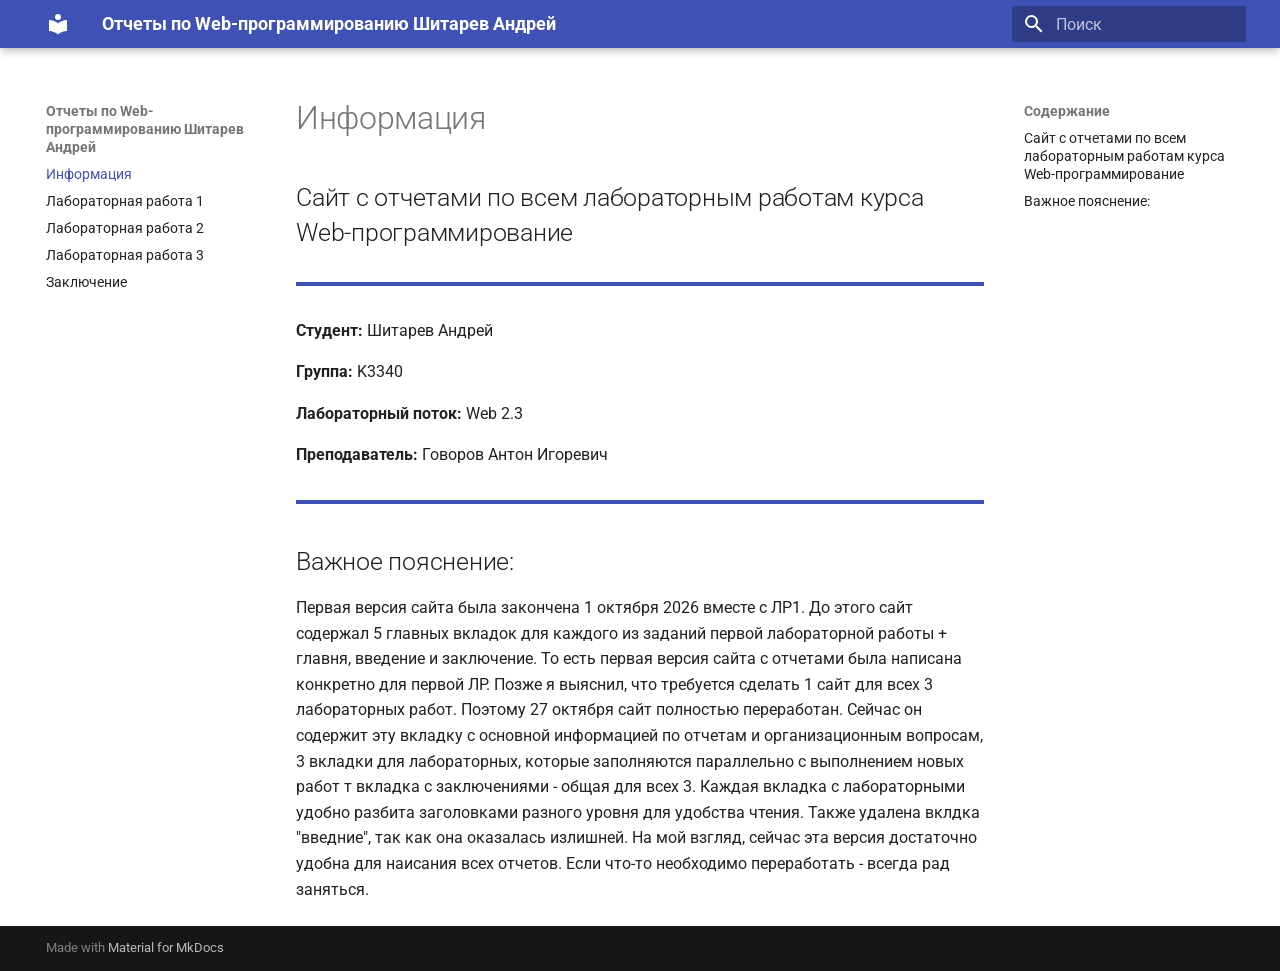
<file: index.html>
<!doctype html>
<html lang="ru" class="no-js">
  <head>
    
      <meta charset="utf-8">
      <meta name="viewport" content="width=device-width,initial-scale=1">
      
        <meta name="description" content="Выполнил студент группы K3340 Шитарев Андрей">
      
      
      
      
      
        <link rel="next" href="Lab1/">
      
      
        
      
      
      <link rel="icon" href="assets/images/favicon.png">
      <meta name="generator" content="mkdocs-1.6.1, mkdocs-material-9.7.7">
    
    
      
        <title>Отчеты по Web-программированию Шитарев Андрей</title>
      
    
    
      <link rel="stylesheet" href="assets/stylesheets/main.ec1eaa64.min.css">
      
        
        <link rel="stylesheet" href="assets/stylesheets/palette.ab4e12ef.min.css">
      
      


    
    
      
    
    
      
        
        
        <link rel="preconnect" href="https://fonts.gstatic.com" crossorigin>
        <link rel="stylesheet" href="https://fonts.googleapis.com/css?family=Roboto:300,300i,400,400i,700,700i%7CRoboto+Mono:400,400i,700,700i&display=fallback">
        <style>:root{--md-text-font:"Roboto";--md-code-font:"Roboto Mono"}</style>
      
    
    
      <link rel="stylesheet" href="theme/css/custom.css">
    
    <script>__md_scope=new URL(".",location),__md_hash=e=>[...e].reduce(((e,_)=>(e<<5)-e+_.charCodeAt(0)),0),__md_get=(e,_=localStorage,t=__md_scope)=>JSON.parse(_.getItem(t.pathname+"."+e)),__md_set=(e,_,t=localStorage,a=__md_scope)=>{try{t.setItem(a.pathname+"."+e,JSON.stringify(_))}catch(e){}}</script>
    
      

    
    
  </head>
  
  
    
    
      
    
    
    
    
    <body dir="ltr" data-md-color-scheme="default" data-md-color-primary="indigo" data-md-color-accent="indigo">
  
    
    <input class="md-toggle" data-md-toggle="drawer" type="checkbox" id="__drawer" autocomplete="off">
    <input class="md-toggle" data-md-toggle="search" type="checkbox" id="__search" autocomplete="off">
    <label class="md-overlay" for="__drawer"></label>
    <div data-md-component="skip">
      
        
        <a href="#web-" class="md-skip">
          Перейти к содержанию
        </a>
      
    </div>
    <div data-md-component="announce">
      
    </div>
    
    
      

  

<header class="md-header md-header--shadow" data-md-component="header">
  <nav class="md-header__inner md-grid" aria-label="Верхний колонтитул">
    <a href="." title="Отчеты по Web-программированию Шитарев Андрей" class="md-header__button md-logo" aria-label="Отчеты по Web-программированию Шитарев Андрей" data-md-component="logo">
      
  
  <svg xmlns="http://www.w3.org/2000/svg" viewBox="0 0 24 24"><path d="M12 8a3 3 0 0 0 3-3 3 3 0 0 0-3-3 3 3 0 0 0-3 3 3 3 0 0 0 3 3m0 3.54C9.64 9.35 6.5 8 3 8v11c3.5 0 6.64 1.35 9 3.54 2.36-2.19 5.5-3.54 9-3.54V8c-3.5 0-6.64 1.35-9 3.54"/></svg>

    </a>
    <label class="md-header__button md-icon" for="__drawer">
      
      <svg xmlns="http://www.w3.org/2000/svg" viewBox="0 0 24 24"><path d="M3 6h18v2H3zm0 5h18v2H3zm0 5h18v2H3z"/></svg>
    </label>
    <div class="md-header__title" data-md-component="header-title">
      <div class="md-header__ellipsis">
        <div class="md-header__topic">
          <span class="md-ellipsis">
            Отчеты по Web-программированию Шитарев Андрей
          </span>
        </div>
        <div class="md-header__topic" data-md-component="header-topic">
          <span class="md-ellipsis">
            
              Информация
            
          </span>
        </div>
      </div>
    </div>
    
      
        <form class="md-header__option" data-md-component="palette">
  
    
    
    
    <input class="md-option" data-md-color-media="" data-md-color-scheme="default" data-md-color-primary="indigo" data-md-color-accent="indigo"  aria-hidden="true"  type="radio" name="__palette" id="__palette_0">
    
  
</form>
      
    
    
      <script>var palette=__md_get("__palette");if(palette&&palette.color){if("(prefers-color-scheme)"===palette.color.media){var media=matchMedia("(prefers-color-scheme: light)"),input=document.querySelector(media.matches?"[data-md-color-media='(prefers-color-scheme: light)']":"[data-md-color-media='(prefers-color-scheme: dark)']");palette.color.media=input.getAttribute("data-md-color-media"),palette.color.scheme=input.getAttribute("data-md-color-scheme"),palette.color.primary=input.getAttribute("data-md-color-primary"),palette.color.accent=input.getAttribute("data-md-color-accent")}for(var[key,value]of Object.entries(palette.color))document.body.setAttribute("data-md-color-"+key,value)}</script>
    
    
    
      
      
        <label class="md-header__button md-icon" for="__search">
          
          <svg xmlns="http://www.w3.org/2000/svg" viewBox="0 0 24 24"><path d="M9.5 3A6.5 6.5 0 0 1 16 9.5c0 1.61-.59 3.09-1.56 4.23l.27.27h.79l5 5-1.5 1.5-5-5v-.79l-.27-.27A6.52 6.52 0 0 1 9.5 16 6.5 6.5 0 0 1 3 9.5 6.5 6.5 0 0 1 9.5 3m0 2C7 5 5 7 5 9.5S7 14 9.5 14 14 12 14 9.5 12 5 9.5 5"/></svg>
        </label>
        <div class="md-search" data-md-component="search" role="dialog">
  <label class="md-search__overlay" for="__search"></label>
  <div class="md-search__inner" role="search">
    <form class="md-search__form" name="search">
      <input type="text" class="md-search__input" name="query" aria-label="Поиск" placeholder="Поиск" autocapitalize="off" autocorrect="off" autocomplete="off" spellcheck="false" data-md-component="search-query" required>
      <label class="md-search__icon md-icon" for="__search">
        
        <svg xmlns="http://www.w3.org/2000/svg" viewBox="0 0 24 24"><path d="M9.5 3A6.5 6.5 0 0 1 16 9.5c0 1.61-.59 3.09-1.56 4.23l.27.27h.79l5 5-1.5 1.5-5-5v-.79l-.27-.27A6.52 6.52 0 0 1 9.5 16 6.5 6.5 0 0 1 3 9.5 6.5 6.5 0 0 1 9.5 3m0 2C7 5 5 7 5 9.5S7 14 9.5 14 14 12 14 9.5 12 5 9.5 5"/></svg>
        
        <svg xmlns="http://www.w3.org/2000/svg" viewBox="0 0 24 24"><path d="M20 11v2H8l5.5 5.5-1.42 1.42L4.16 12l7.92-7.92L13.5 5.5 8 11z"/></svg>
      </label>
      <nav class="md-search__options" aria-label="Поиск">
        
        <button type="reset" class="md-search__icon md-icon" title="Очистить" aria-label="Очистить" tabindex="-1">
          
          <svg xmlns="http://www.w3.org/2000/svg" viewBox="0 0 24 24"><path d="M19 6.41 17.59 5 12 10.59 6.41 5 5 6.41 10.59 12 5 17.59 6.41 19 12 13.41 17.59 19 19 17.59 13.41 12z"/></svg>
        </button>
      </nav>
      
    </form>
    <div class="md-search__output">
      <div class="md-search__scrollwrap" tabindex="0" data-md-scrollfix>
        <div class="md-search-result" data-md-component="search-result">
          <div class="md-search-result__meta">
            Инициализация поиска
          </div>
          <ol class="md-search-result__list" role="presentation"></ol>
        </div>
      </div>
    </div>
  </div>
</div>
      
    
    
  </nav>
  
</header>
    
    <div class="md-container" data-md-component="container">
      
      
        
          
        
      
      <main class="md-main" data-md-component="main">
        <div class="md-main__inner md-grid">
          
            
              
              <div class="md-sidebar md-sidebar--primary" data-md-component="sidebar" data-md-type="navigation" >
                <div class="md-sidebar__scrollwrap">
                  <div class="md-sidebar__inner">
                    



<nav class="md-nav md-nav--primary" aria-label="Навигация" data-md-level="0">
  <label class="md-nav__title" for="__drawer">
    <a href="." title="Отчеты по Web-программированию Шитарев Андрей" class="md-nav__button md-logo" aria-label="Отчеты по Web-программированию Шитарев Андрей" data-md-component="logo">
      
  
  <svg xmlns="http://www.w3.org/2000/svg" viewBox="0 0 24 24"><path d="M12 8a3 3 0 0 0 3-3 3 3 0 0 0-3-3 3 3 0 0 0-3 3 3 3 0 0 0 3 3m0 3.54C9.64 9.35 6.5 8 3 8v11c3.5 0 6.64 1.35 9 3.54 2.36-2.19 5.5-3.54 9-3.54V8c-3.5 0-6.64 1.35-9 3.54"/></svg>

    </a>
    Отчеты по Web-программированию Шитарев Андрей
  </label>
  
  <ul class="md-nav__list" data-md-scrollfix>
    
      
      
  
  
    
  
  
  
    <li class="md-nav__item md-nav__item--active">
      
      <input class="md-nav__toggle md-toggle" type="checkbox" id="__toc">
      
      
      
        <label class="md-nav__link md-nav__link--active" for="__toc">
          
  
  
  <span class="md-ellipsis">
    
  
    Информация
  

    
  </span>
  
  

          <span class="md-nav__icon md-icon"></span>
        </label>
      
      <a href="." class="md-nav__link md-nav__link--active">
        
  
  
  <span class="md-ellipsis">
    
  
    Информация
  

    
  </span>
  
  

      </a>
      
        

<nav class="md-nav md-nav--secondary" aria-label="Содержание">
  
  
  
  
    <label class="md-nav__title" for="__toc">
      <span class="md-nav__icon md-icon"></span>
      Содержание
    </label>
    <ul class="md-nav__list" data-md-component="toc" data-md-scrollfix>
      
        <li class="md-nav__item">
  <a href="#web-" class="md-nav__link">
    <span class="md-ellipsis">
      
        Сайт с отчетами по всем лабораторным работам курса Web-программирование
      
    </span>
  </a>
  
</li>
      
        <li class="md-nav__item">
  <a href="#_1" class="md-nav__link">
    <span class="md-ellipsis">
      
        Важное пояснение:
      
    </span>
  </a>
  
</li>
      
    </ul>
  
</nav>
      
    </li>
  

    
      
      
  
  
  
  
    <li class="md-nav__item">
      <a href="Lab1/" class="md-nav__link">
        
  
  
  <span class="md-ellipsis">
    
  
    Лабораторная работа 1
  

    
  </span>
  
  

      </a>
    </li>
  

    
      
      
  
  
  
  
    <li class="md-nav__item">
      <a href="Lab2/" class="md-nav__link">
        
  
  
  <span class="md-ellipsis">
    
  
    Лабораторная работа 2
  

    
  </span>
  
  

      </a>
    </li>
  

    
      
      
  
  
  
  
    <li class="md-nav__item">
      <a href="Lab3/" class="md-nav__link">
        
  
  
  <span class="md-ellipsis">
    
  
    Лабораторная работа 3
  

    
  </span>
  
  

      </a>
    </li>
  

    
      
      
  
  
  
  
    <li class="md-nav__item">
      <a href="conclusion/" class="md-nav__link">
        
  
  
  <span class="md-ellipsis">
    
  
    Заключение
  

    
  </span>
  
  

      </a>
    </li>
  

    
  </ul>
</nav>
                  </div>
                </div>
              </div>
            
            
              
              <div class="md-sidebar md-sidebar--secondary" data-md-component="sidebar" data-md-type="toc" >
                <div class="md-sidebar__scrollwrap">
                  <div class="md-sidebar__inner">
                    

<nav class="md-nav md-nav--secondary" aria-label="Содержание">
  
  
  
  
    <label class="md-nav__title" for="__toc">
      <span class="md-nav__icon md-icon"></span>
      Содержание
    </label>
    <ul class="md-nav__list" data-md-component="toc" data-md-scrollfix>
      
        <li class="md-nav__item">
  <a href="#web-" class="md-nav__link">
    <span class="md-ellipsis">
      
        Сайт с отчетами по всем лабораторным работам курса Web-программирование
      
    </span>
  </a>
  
</li>
      
        <li class="md-nav__item">
  <a href="#_1" class="md-nav__link">
    <span class="md-ellipsis">
      
        Важное пояснение:
      
    </span>
  </a>
  
</li>
      
    </ul>
  
</nav>
                  </div>
                </div>
              </div>
            
          
          
            <div class="md-content" data-md-component="content">
              
              <article class="md-content__inner md-typeset">
                
                  



  <h1>Информация</h1>

<h2 id="web-">Сайт с отчетами по всем лабораторным работам курса Web-программирование</h2>
<hr />
<p><strong>Студент:</strong> Шитарев Андрей</p>
<p><strong>Группа:</strong> K3340</p>
<p><strong>Лабораторный поток:</strong> Web 2.3</p>
<p><strong>Преподаватель:</strong> Говоров Антон Игоревич</p>
<hr />
<h2 id="_1">Важное пояснение:</h2>
<p>Первая версия сайта была закончена 1 октября 2026 вместе с ЛР1.
До этого сайт содержал 5 главных вкладок для каждого из заданий
первой лабораторной работы + главня, введение и заключение. То есть
первая версия сайта с отчетами была написана конкретно для первой ЛР.
Позже я выяснил, что требуется сделать 1 сайт для всех 3 лабораторных работ.
Поэтому 27 октября сайт полностью переработан. Сейчас он содержит эту вкладку
с основной информацией по отчетам и организационным вопросам, 3 вкладки для 
лабораторных, которые заполняются параллельно с выполнением новых работ т
вкладка с заключениями - общая для всех 3. Каждая вкладка с лабораторными
удобно разбита заголовками разного уровня для удобства чтения. Также удалена
вклдка "введние", так как она оказалась излишней. На мой взгляд, сейчас
эта версия достаточно удобна для наисания всех отчетов. 
Если что-то необходимо переработать - всегда рад заняться. </p>












                
              </article>
            </div>
          
          
<script>var target=document.getElementById(location.hash.slice(1));target&&target.name&&(target.checked=target.name.startsWith("__tabbed_"))</script>
        </div>
        
      </main>
      
        <footer class="md-footer">
  
  <div class="md-footer-meta md-typeset">
    <div class="md-footer-meta__inner md-grid">
      <div class="md-copyright">
  
  
    Made with
    <a href="https://squidfunk.github.io/mkdocs-material/" target="_blank" rel="noopener">
      Material for MkDocs
    </a>
  
</div>
      
    </div>
  </div>
</footer>
      
    </div>
    <div class="md-dialog" data-md-component="dialog">
      <div class="md-dialog__inner md-typeset"></div>
    </div>
    
    
    
      
      
      <script id="__config" type="application/json">{"annotate": null, "base": ".", "features": [], "search": "assets/javascripts/workers/search.2c215733.min.js", "tags": null, "translations": {"clipboard.copied": "\u0421\u043a\u043e\u043f\u0438\u0440\u043e\u0432\u0430\u043d\u043e \u0432 \u0431\u0443\u0444\u0435\u0440", "clipboard.copy": "\u041a\u043e\u043f\u0438\u0440\u043e\u0432\u0430\u0442\u044c \u0432 \u0431\u0443\u0444\u0435\u0440", "search.result.more.one": "\u0415\u0449\u0451 1 \u043d\u0430 \u044d\u0442\u043e\u0439 \u0441\u0442\u0440\u0430\u043d\u0438\u0446\u0435", "search.result.more.other": "\u0415\u0449\u0451 # \u043d\u0430 \u044d\u0442\u043e\u0439 \u0441\u0442\u0440\u0430\u043d\u0438\u0446\u0435", "search.result.none": "\u0421\u043e\u0432\u043f\u0430\u0434\u0435\u043d\u0438\u0439 \u043d\u0435 \u043d\u0430\u0439\u0434\u0435\u043d\u043e", "search.result.one": "\u041d\u0430\u0439\u0434\u0435\u043d\u043e 1 \u0441\u043e\u0432\u043f\u0430\u0434\u0435\u043d\u0438\u0435", "search.result.other": "\u041d\u0430\u0439\u0434\u0435\u043d\u043e \u0441\u043e\u0432\u043f\u0430\u0434\u0435\u043d\u0438\u0439: #", "search.result.placeholder": "\u041d\u0430\u0447\u043d\u0438\u0442\u0435 \u043f\u0435\u0447\u0430\u0442\u0430\u0442\u044c \u0434\u043b\u044f \u043f\u043e\u0438\u0441\u043a\u0430", "search.result.term.missing": "\u041e\u0442\u0441\u0443\u0442\u0441\u0442\u0432\u0443\u0435\u0442", "select.version": "\u0412\u044b\u0431\u0435\u0440\u0438\u0442\u0435 \u0432\u0435\u0440\u0441\u0438\u044e"}, "version": null}</script>
    
    
      <script src="assets/javascripts/bundle.d7400e89.min.js"></script>
      
    
  </body>
</html>
</file>
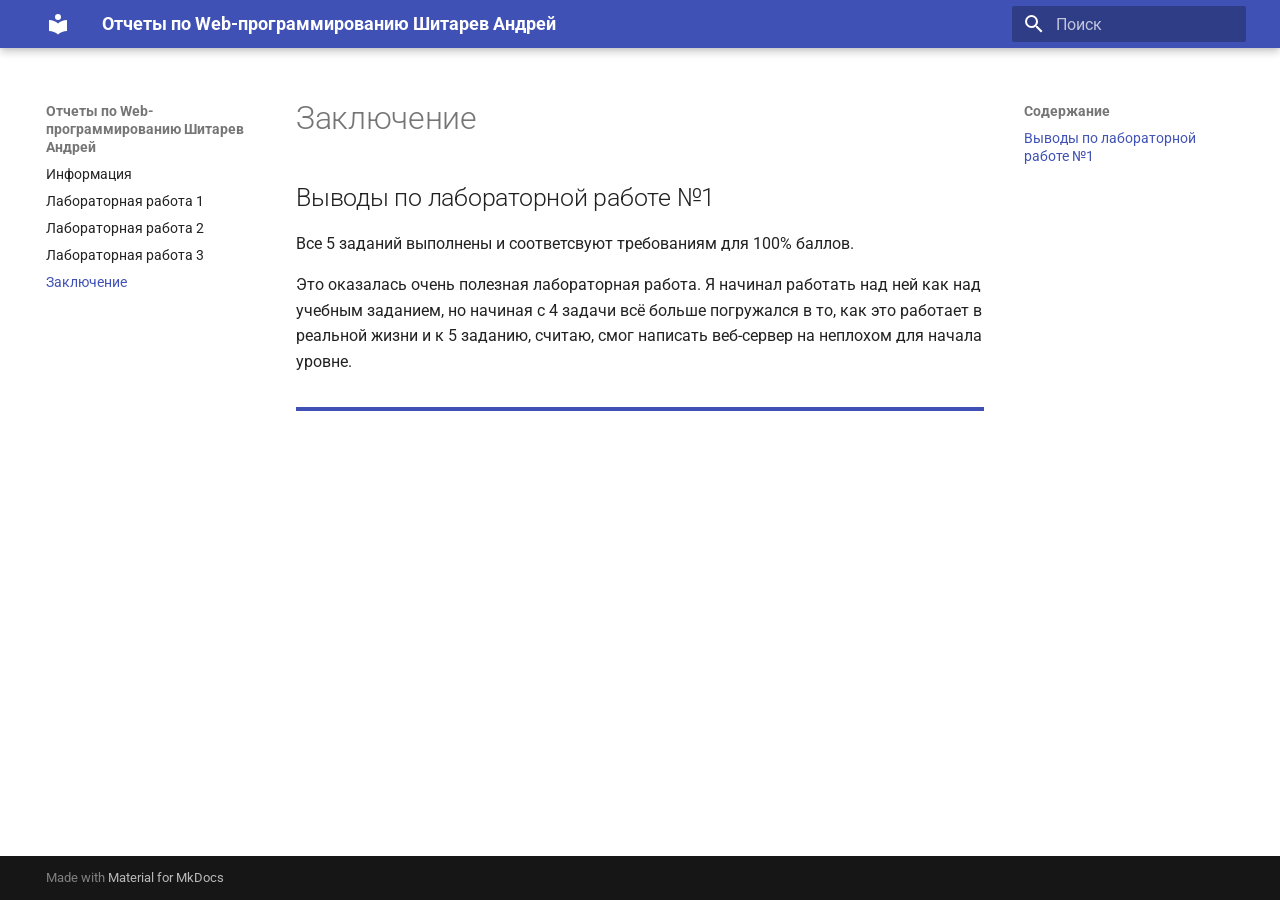
<file: conclusion/index.html>
<!doctype html>
<html lang="ru" class="no-js">
  <head>
    
      <meta charset="utf-8">
      <meta name="viewport" content="width=device-width,initial-scale=1">
      
        <meta name="description" content="Выполнил студент группы K3340 Шитарев Андрей">
      
      
      
      
        <link rel="prev" href="../Lab3/">
      
      
      
        
      
      
      <link rel="icon" href="../assets/images/favicon.png">
      <meta name="generator" content="mkdocs-1.6.1, mkdocs-material-9.7.7">
    
    
      
        <title>Заключение - Отчеты по Web-программированию Шитарев Андрей</title>
      
    
    
      <link rel="stylesheet" href="../assets/stylesheets/main.ec1eaa64.min.css">
      
        
        <link rel="stylesheet" href="../assets/stylesheets/palette.ab4e12ef.min.css">
      
      


    
    
      
    
    
      
        
        
        <link rel="preconnect" href="https://fonts.gstatic.com" crossorigin>
        <link rel="stylesheet" href="https://fonts.googleapis.com/css?family=Roboto:300,300i,400,400i,700,700i%7CRoboto+Mono:400,400i,700,700i&display=fallback">
        <style>:root{--md-text-font:"Roboto";--md-code-font:"Roboto Mono"}</style>
      
    
    
      <link rel="stylesheet" href="../theme/css/custom.css">
    
    <script>__md_scope=new URL("..",location),__md_hash=e=>[...e].reduce(((e,_)=>(e<<5)-e+_.charCodeAt(0)),0),__md_get=(e,_=localStorage,t=__md_scope)=>JSON.parse(_.getItem(t.pathname+"."+e)),__md_set=(e,_,t=localStorage,a=__md_scope)=>{try{t.setItem(a.pathname+"."+e,JSON.stringify(_))}catch(e){}}</script>
    
      

    
    
  </head>
  
  
    
    
      
    
    
    
    
    <body dir="ltr" data-md-color-scheme="default" data-md-color-primary="indigo" data-md-color-accent="indigo">
  
    
    <input class="md-toggle" data-md-toggle="drawer" type="checkbox" id="__drawer" autocomplete="off">
    <input class="md-toggle" data-md-toggle="search" type="checkbox" id="__search" autocomplete="off">
    <label class="md-overlay" for="__drawer"></label>
    <div data-md-component="skip">
      
        
        <a href="#no1" class="md-skip">
          Перейти к содержанию
        </a>
      
    </div>
    <div data-md-component="announce">
      
    </div>
    
    
      

  

<header class="md-header md-header--shadow" data-md-component="header">
  <nav class="md-header__inner md-grid" aria-label="Верхний колонтитул">
    <a href=".." title="Отчеты по Web-программированию Шитарев Андрей" class="md-header__button md-logo" aria-label="Отчеты по Web-программированию Шитарев Андрей" data-md-component="logo">
      
  
  <svg xmlns="http://www.w3.org/2000/svg" viewBox="0 0 24 24"><path d="M12 8a3 3 0 0 0 3-3 3 3 0 0 0-3-3 3 3 0 0 0-3 3 3 3 0 0 0 3 3m0 3.54C9.64 9.35 6.5 8 3 8v11c3.5 0 6.64 1.35 9 3.54 2.36-2.19 5.5-3.54 9-3.54V8c-3.5 0-6.64 1.35-9 3.54"/></svg>

    </a>
    <label class="md-header__button md-icon" for="__drawer">
      
      <svg xmlns="http://www.w3.org/2000/svg" viewBox="0 0 24 24"><path d="M3 6h18v2H3zm0 5h18v2H3zm0 5h18v2H3z"/></svg>
    </label>
    <div class="md-header__title" data-md-component="header-title">
      <div class="md-header__ellipsis">
        <div class="md-header__topic">
          <span class="md-ellipsis">
            Отчеты по Web-программированию Шитарев Андрей
          </span>
        </div>
        <div class="md-header__topic" data-md-component="header-topic">
          <span class="md-ellipsis">
            
              Заключение
            
          </span>
        </div>
      </div>
    </div>
    
      
        <form class="md-header__option" data-md-component="palette">
  
    
    
    
    <input class="md-option" data-md-color-media="" data-md-color-scheme="default" data-md-color-primary="indigo" data-md-color-accent="indigo"  aria-hidden="true"  type="radio" name="__palette" id="__palette_0">
    
  
</form>
      
    
    
      <script>var palette=__md_get("__palette");if(palette&&palette.color){if("(prefers-color-scheme)"===palette.color.media){var media=matchMedia("(prefers-color-scheme: light)"),input=document.querySelector(media.matches?"[data-md-color-media='(prefers-color-scheme: light)']":"[data-md-color-media='(prefers-color-scheme: dark)']");palette.color.media=input.getAttribute("data-md-color-media"),palette.color.scheme=input.getAttribute("data-md-color-scheme"),palette.color.primary=input.getAttribute("data-md-color-primary"),palette.color.accent=input.getAttribute("data-md-color-accent")}for(var[key,value]of Object.entries(palette.color))document.body.setAttribute("data-md-color-"+key,value)}</script>
    
    
    
      
      
        <label class="md-header__button md-icon" for="__search">
          
          <svg xmlns="http://www.w3.org/2000/svg" viewBox="0 0 24 24"><path d="M9.5 3A6.5 6.5 0 0 1 16 9.5c0 1.61-.59 3.09-1.56 4.23l.27.27h.79l5 5-1.5 1.5-5-5v-.79l-.27-.27A6.52 6.52 0 0 1 9.5 16 6.5 6.5 0 0 1 3 9.5 6.5 6.5 0 0 1 9.5 3m0 2C7 5 5 7 5 9.5S7 14 9.5 14 14 12 14 9.5 12 5 9.5 5"/></svg>
        </label>
        <div class="md-search" data-md-component="search" role="dialog">
  <label class="md-search__overlay" for="__search"></label>
  <div class="md-search__inner" role="search">
    <form class="md-search__form" name="search">
      <input type="text" class="md-search__input" name="query" aria-label="Поиск" placeholder="Поиск" autocapitalize="off" autocorrect="off" autocomplete="off" spellcheck="false" data-md-component="search-query" required>
      <label class="md-search__icon md-icon" for="__search">
        
        <svg xmlns="http://www.w3.org/2000/svg" viewBox="0 0 24 24"><path d="M9.5 3A6.5 6.5 0 0 1 16 9.5c0 1.61-.59 3.09-1.56 4.23l.27.27h.79l5 5-1.5 1.5-5-5v-.79l-.27-.27A6.52 6.52 0 0 1 9.5 16 6.5 6.5 0 0 1 3 9.5 6.5 6.5 0 0 1 9.5 3m0 2C7 5 5 7 5 9.5S7 14 9.5 14 14 12 14 9.5 12 5 9.5 5"/></svg>
        
        <svg xmlns="http://www.w3.org/2000/svg" viewBox="0 0 24 24"><path d="M20 11v2H8l5.5 5.5-1.42 1.42L4.16 12l7.92-7.92L13.5 5.5 8 11z"/></svg>
      </label>
      <nav class="md-search__options" aria-label="Поиск">
        
        <button type="reset" class="md-search__icon md-icon" title="Очистить" aria-label="Очистить" tabindex="-1">
          
          <svg xmlns="http://www.w3.org/2000/svg" viewBox="0 0 24 24"><path d="M19 6.41 17.59 5 12 10.59 6.41 5 5 6.41 10.59 12 5 17.59 6.41 19 12 13.41 17.59 19 19 17.59 13.41 12z"/></svg>
        </button>
      </nav>
      
    </form>
    <div class="md-search__output">
      <div class="md-search__scrollwrap" tabindex="0" data-md-scrollfix>
        <div class="md-search-result" data-md-component="search-result">
          <div class="md-search-result__meta">
            Инициализация поиска
          </div>
          <ol class="md-search-result__list" role="presentation"></ol>
        </div>
      </div>
    </div>
  </div>
</div>
      
    
    
  </nav>
  
</header>
    
    <div class="md-container" data-md-component="container">
      
      
        
          
        
      
      <main class="md-main" data-md-component="main">
        <div class="md-main__inner md-grid">
          
            
              
              <div class="md-sidebar md-sidebar--primary" data-md-component="sidebar" data-md-type="navigation" >
                <div class="md-sidebar__scrollwrap">
                  <div class="md-sidebar__inner">
                    



<nav class="md-nav md-nav--primary" aria-label="Навигация" data-md-level="0">
  <label class="md-nav__title" for="__drawer">
    <a href=".." title="Отчеты по Web-программированию Шитарев Андрей" class="md-nav__button md-logo" aria-label="Отчеты по Web-программированию Шитарев Андрей" data-md-component="logo">
      
  
  <svg xmlns="http://www.w3.org/2000/svg" viewBox="0 0 24 24"><path d="M12 8a3 3 0 0 0 3-3 3 3 0 0 0-3-3 3 3 0 0 0-3 3 3 3 0 0 0 3 3m0 3.54C9.64 9.35 6.5 8 3 8v11c3.5 0 6.64 1.35 9 3.54 2.36-2.19 5.5-3.54 9-3.54V8c-3.5 0-6.64 1.35-9 3.54"/></svg>

    </a>
    Отчеты по Web-программированию Шитарев Андрей
  </label>
  
  <ul class="md-nav__list" data-md-scrollfix>
    
      
      
  
  
  
  
    <li class="md-nav__item">
      <a href=".." class="md-nav__link">
        
  
  
  <span class="md-ellipsis">
    
  
    Информация
  

    
  </span>
  
  

      </a>
    </li>
  

    
      
      
  
  
  
  
    <li class="md-nav__item">
      <a href="../Lab1/" class="md-nav__link">
        
  
  
  <span class="md-ellipsis">
    
  
    Лабораторная работа 1
  

    
  </span>
  
  

      </a>
    </li>
  

    
      
      
  
  
  
  
    <li class="md-nav__item">
      <a href="../Lab2/" class="md-nav__link">
        
  
  
  <span class="md-ellipsis">
    
  
    Лабораторная работа 2
  

    
  </span>
  
  

      </a>
    </li>
  

    
      
      
  
  
  
  
    <li class="md-nav__item">
      <a href="../Lab3/" class="md-nav__link">
        
  
  
  <span class="md-ellipsis">
    
  
    Лабораторная работа 3
  

    
  </span>
  
  

      </a>
    </li>
  

    
      
      
  
  
    
  
  
  
    <li class="md-nav__item md-nav__item--active">
      
      <input class="md-nav__toggle md-toggle" type="checkbox" id="__toc">
      
      
      
        <label class="md-nav__link md-nav__link--active" for="__toc">
          
  
  
  <span class="md-ellipsis">
    
  
    Заключение
  

    
  </span>
  
  

          <span class="md-nav__icon md-icon"></span>
        </label>
      
      <a href="./" class="md-nav__link md-nav__link--active">
        
  
  
  <span class="md-ellipsis">
    
  
    Заключение
  

    
  </span>
  
  

      </a>
      
        

<nav class="md-nav md-nav--secondary" aria-label="Содержание">
  
  
  
  
    <label class="md-nav__title" for="__toc">
      <span class="md-nav__icon md-icon"></span>
      Содержание
    </label>
    <ul class="md-nav__list" data-md-component="toc" data-md-scrollfix>
      
        <li class="md-nav__item">
  <a href="#no1" class="md-nav__link">
    <span class="md-ellipsis">
      
        Выводы по лабораторной работе №1
      
    </span>
  </a>
  
</li>
      
    </ul>
  
</nav>
      
    </li>
  

    
  </ul>
</nav>
                  </div>
                </div>
              </div>
            
            
              
              <div class="md-sidebar md-sidebar--secondary" data-md-component="sidebar" data-md-type="toc" >
                <div class="md-sidebar__scrollwrap">
                  <div class="md-sidebar__inner">
                    

<nav class="md-nav md-nav--secondary" aria-label="Содержание">
  
  
  
  
    <label class="md-nav__title" for="__toc">
      <span class="md-nav__icon md-icon"></span>
      Содержание
    </label>
    <ul class="md-nav__list" data-md-component="toc" data-md-scrollfix>
      
        <li class="md-nav__item">
  <a href="#no1" class="md-nav__link">
    <span class="md-ellipsis">
      
        Выводы по лабораторной работе №1
      
    </span>
  </a>
  
</li>
      
    </ul>
  
</nav>
                  </div>
                </div>
              </div>
            
          
          
            <div class="md-content" data-md-component="content">
              
              <article class="md-content__inner md-typeset">
                
                  



  <h1>Заключение</h1>

<h2 id="no1">Выводы по лабораторной работе №1</h2>
<p>Все 5 заданий выполнены и соответсвуют требованиям для 100% баллов.</p>
<p>Это оказалась очень полезная лабораторная работа. Я начинал работать над ней как над учебным заданием,
но начиная с 4 задачи всё больше погружался в то, как это работает в реальной жизни и к 5 заданию, считаю, 
смог написать веб-сервер на неплохом для начала уровне.</p>
<hr />












                
              </article>
            </div>
          
          
<script>var target=document.getElementById(location.hash.slice(1));target&&target.name&&(target.checked=target.name.startsWith("__tabbed_"))</script>
        </div>
        
      </main>
      
        <footer class="md-footer">
  
  <div class="md-footer-meta md-typeset">
    <div class="md-footer-meta__inner md-grid">
      <div class="md-copyright">
  
  
    Made with
    <a href="https://squidfunk.github.io/mkdocs-material/" target="_blank" rel="noopener">
      Material for MkDocs
    </a>
  
</div>
      
    </div>
  </div>
</footer>
      
    </div>
    <div class="md-dialog" data-md-component="dialog">
      <div class="md-dialog__inner md-typeset"></div>
    </div>
    
    
    
      
      
      <script id="__config" type="application/json">{"annotate": null, "base": "..", "features": [], "search": "../assets/javascripts/workers/search.2c215733.min.js", "tags": null, "translations": {"clipboard.copied": "\u0421\u043a\u043e\u043f\u0438\u0440\u043e\u0432\u0430\u043d\u043e \u0432 \u0431\u0443\u0444\u0435\u0440", "clipboard.copy": "\u041a\u043e\u043f\u0438\u0440\u043e\u0432\u0430\u0442\u044c \u0432 \u0431\u0443\u0444\u0435\u0440", "search.result.more.one": "\u0415\u0449\u0451 1 \u043d\u0430 \u044d\u0442\u043e\u0439 \u0441\u0442\u0440\u0430\u043d\u0438\u0446\u0435", "search.result.more.other": "\u0415\u0449\u0451 # \u043d\u0430 \u044d\u0442\u043e\u0439 \u0441\u0442\u0440\u0430\u043d\u0438\u0446\u0435", "search.result.none": "\u0421\u043e\u0432\u043f\u0430\u0434\u0435\u043d\u0438\u0439 \u043d\u0435 \u043d\u0430\u0439\u0434\u0435\u043d\u043e", "search.result.one": "\u041d\u0430\u0439\u0434\u0435\u043d\u043e 1 \u0441\u043e\u0432\u043f\u0430\u0434\u0435\u043d\u0438\u0435", "search.result.other": "\u041d\u0430\u0439\u0434\u0435\u043d\u043e \u0441\u043e\u0432\u043f\u0430\u0434\u0435\u043d\u0438\u0439: #", "search.result.placeholder": "\u041d\u0430\u0447\u043d\u0438\u0442\u0435 \u043f\u0435\u0447\u0430\u0442\u0430\u0442\u044c \u0434\u043b\u044f \u043f\u043e\u0438\u0441\u043a\u0430", "search.result.term.missing": "\u041e\u0442\u0441\u0443\u0442\u0441\u0442\u0432\u0443\u0435\u0442", "select.version": "\u0412\u044b\u0431\u0435\u0440\u0438\u0442\u0435 \u0432\u0435\u0440\u0441\u0438\u044e"}, "version": null}</script>
    
    
      <script src="../assets/javascripts/bundle.d7400e89.min.js"></script>
      
    
  </body>
</html>
</file>
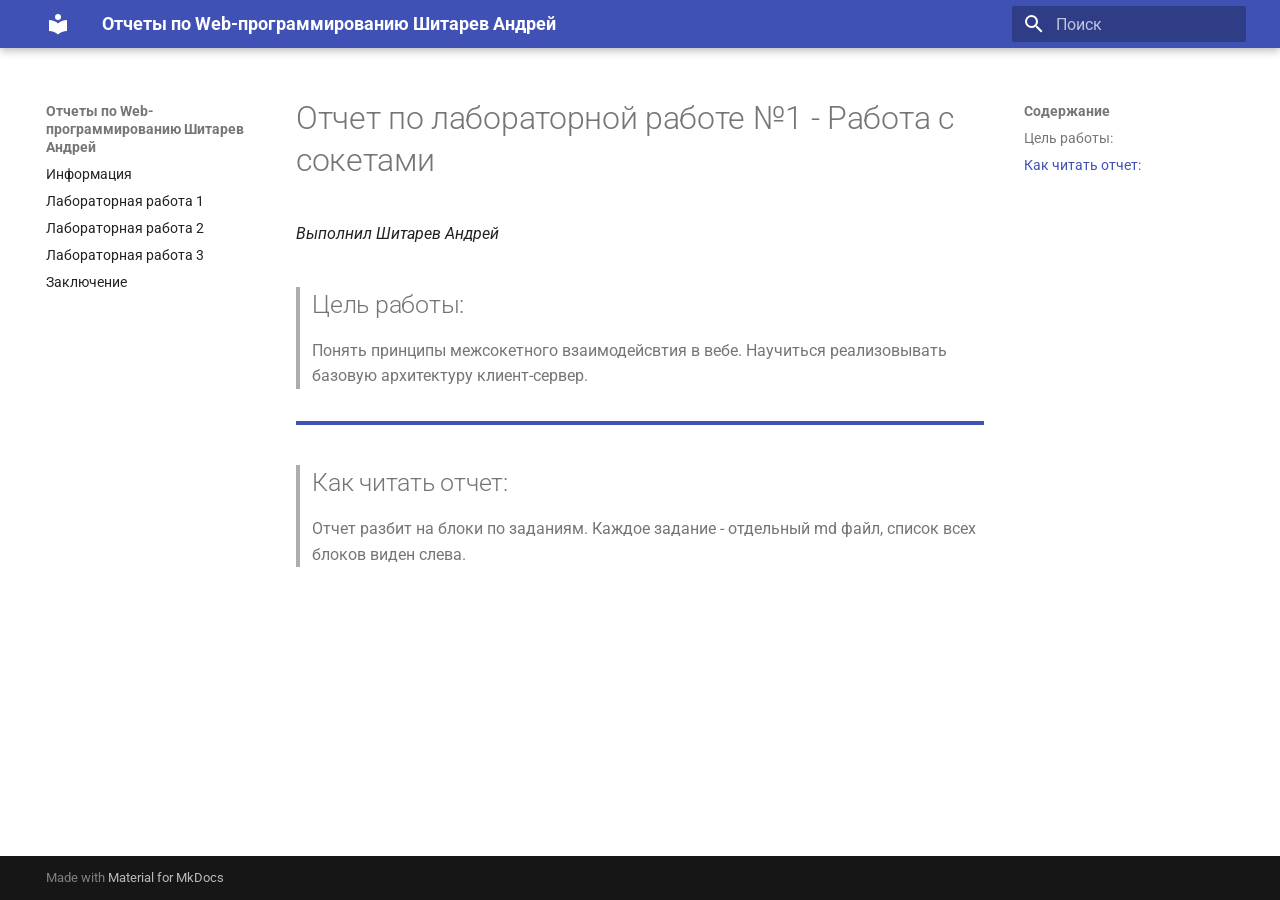
<file: introduction/index.html>
<!doctype html>
<html lang="ru" class="no-js">
  <head>
    
      <meta charset="utf-8">
      <meta name="viewport" content="width=device-width,initial-scale=1">
      
        <meta name="description" content="Выполнил студент группы K3340 Шитарев Андрей">
      
      
      
      
      
      
        
      
      
      <link rel="icon" href="../assets/images/favicon.png">
      <meta name="generator" content="mkdocs-1.6.1, mkdocs-material-9.7.7">
    
    
      
        <title>Отчет по лабораторной работе №1 - Работа с сокетами - Отчеты по Web-программированию Шитарев Андрей</title>
      
    
    
      <link rel="stylesheet" href="../assets/stylesheets/main.ec1eaa64.min.css">
      
        
        <link rel="stylesheet" href="../assets/stylesheets/palette.ab4e12ef.min.css">
      
      


    
    
      
    
    
      
        
        
        <link rel="preconnect" href="https://fonts.gstatic.com" crossorigin>
        <link rel="stylesheet" href="https://fonts.googleapis.com/css?family=Roboto:300,300i,400,400i,700,700i%7CRoboto+Mono:400,400i,700,700i&display=fallback">
        <style>:root{--md-text-font:"Roboto";--md-code-font:"Roboto Mono"}</style>
      
    
    
      <link rel="stylesheet" href="../theme/css/custom.css">
    
    <script>__md_scope=new URL("..",location),__md_hash=e=>[...e].reduce(((e,_)=>(e<<5)-e+_.charCodeAt(0)),0),__md_get=(e,_=localStorage,t=__md_scope)=>JSON.parse(_.getItem(t.pathname+"."+e)),__md_set=(e,_,t=localStorage,a=__md_scope)=>{try{t.setItem(a.pathname+"."+e,JSON.stringify(_))}catch(e){}}</script>
    
      

    
    
  </head>
  
  
    
    
      
    
    
    
    
    <body dir="ltr" data-md-color-scheme="default" data-md-color-primary="indigo" data-md-color-accent="indigo">
  
    
    <input class="md-toggle" data-md-toggle="drawer" type="checkbox" id="__drawer" autocomplete="off">
    <input class="md-toggle" data-md-toggle="search" type="checkbox" id="__search" autocomplete="off">
    <label class="md-overlay" for="__drawer"></label>
    <div data-md-component="skip">
      
        
        <a href="#no1-" class="md-skip">
          Перейти к содержанию
        </a>
      
    </div>
    <div data-md-component="announce">
      
    </div>
    
    
      

  

<header class="md-header md-header--shadow" data-md-component="header">
  <nav class="md-header__inner md-grid" aria-label="Верхний колонтитул">
    <a href=".." title="Отчеты по Web-программированию Шитарев Андрей" class="md-header__button md-logo" aria-label="Отчеты по Web-программированию Шитарев Андрей" data-md-component="logo">
      
  
  <svg xmlns="http://www.w3.org/2000/svg" viewBox="0 0 24 24"><path d="M12 8a3 3 0 0 0 3-3 3 3 0 0 0-3-3 3 3 0 0 0-3 3 3 3 0 0 0 3 3m0 3.54C9.64 9.35 6.5 8 3 8v11c3.5 0 6.64 1.35 9 3.54 2.36-2.19 5.5-3.54 9-3.54V8c-3.5 0-6.64 1.35-9 3.54"/></svg>

    </a>
    <label class="md-header__button md-icon" for="__drawer">
      
      <svg xmlns="http://www.w3.org/2000/svg" viewBox="0 0 24 24"><path d="M3 6h18v2H3zm0 5h18v2H3zm0 5h18v2H3z"/></svg>
    </label>
    <div class="md-header__title" data-md-component="header-title">
      <div class="md-header__ellipsis">
        <div class="md-header__topic">
          <span class="md-ellipsis">
            Отчеты по Web-программированию Шитарев Андрей
          </span>
        </div>
        <div class="md-header__topic" data-md-component="header-topic">
          <span class="md-ellipsis">
            
              Отчет по лабораторной работе №1 - Работа с сокетами
            
          </span>
        </div>
      </div>
    </div>
    
      
        <form class="md-header__option" data-md-component="palette">
  
    
    
    
    <input class="md-option" data-md-color-media="" data-md-color-scheme="default" data-md-color-primary="indigo" data-md-color-accent="indigo"  aria-hidden="true"  type="radio" name="__palette" id="__palette_0">
    
  
</form>
      
    
    
      <script>var palette=__md_get("__palette");if(palette&&palette.color){if("(prefers-color-scheme)"===palette.color.media){var media=matchMedia("(prefers-color-scheme: light)"),input=document.querySelector(media.matches?"[data-md-color-media='(prefers-color-scheme: light)']":"[data-md-color-media='(prefers-color-scheme: dark)']");palette.color.media=input.getAttribute("data-md-color-media"),palette.color.scheme=input.getAttribute("data-md-color-scheme"),palette.color.primary=input.getAttribute("data-md-color-primary"),palette.color.accent=input.getAttribute("data-md-color-accent")}for(var[key,value]of Object.entries(palette.color))document.body.setAttribute("data-md-color-"+key,value)}</script>
    
    
    
      
      
        <label class="md-header__button md-icon" for="__search">
          
          <svg xmlns="http://www.w3.org/2000/svg" viewBox="0 0 24 24"><path d="M9.5 3A6.5 6.5 0 0 1 16 9.5c0 1.61-.59 3.09-1.56 4.23l.27.27h.79l5 5-1.5 1.5-5-5v-.79l-.27-.27A6.52 6.52 0 0 1 9.5 16 6.5 6.5 0 0 1 3 9.5 6.5 6.5 0 0 1 9.5 3m0 2C7 5 5 7 5 9.5S7 14 9.5 14 14 12 14 9.5 12 5 9.5 5"/></svg>
        </label>
        <div class="md-search" data-md-component="search" role="dialog">
  <label class="md-search__overlay" for="__search"></label>
  <div class="md-search__inner" role="search">
    <form class="md-search__form" name="search">
      <input type="text" class="md-search__input" name="query" aria-label="Поиск" placeholder="Поиск" autocapitalize="off" autocorrect="off" autocomplete="off" spellcheck="false" data-md-component="search-query" required>
      <label class="md-search__icon md-icon" for="__search">
        
        <svg xmlns="http://www.w3.org/2000/svg" viewBox="0 0 24 24"><path d="M9.5 3A6.5 6.5 0 0 1 16 9.5c0 1.61-.59 3.09-1.56 4.23l.27.27h.79l5 5-1.5 1.5-5-5v-.79l-.27-.27A6.52 6.52 0 0 1 9.5 16 6.5 6.5 0 0 1 3 9.5 6.5 6.5 0 0 1 9.5 3m0 2C7 5 5 7 5 9.5S7 14 9.5 14 14 12 14 9.5 12 5 9.5 5"/></svg>
        
        <svg xmlns="http://www.w3.org/2000/svg" viewBox="0 0 24 24"><path d="M20 11v2H8l5.5 5.5-1.42 1.42L4.16 12l7.92-7.92L13.5 5.5 8 11z"/></svg>
      </label>
      <nav class="md-search__options" aria-label="Поиск">
        
        <button type="reset" class="md-search__icon md-icon" title="Очистить" aria-label="Очистить" tabindex="-1">
          
          <svg xmlns="http://www.w3.org/2000/svg" viewBox="0 0 24 24"><path d="M19 6.41 17.59 5 12 10.59 6.41 5 5 6.41 10.59 12 5 17.59 6.41 19 12 13.41 17.59 19 19 17.59 13.41 12z"/></svg>
        </button>
      </nav>
      
    </form>
    <div class="md-search__output">
      <div class="md-search__scrollwrap" tabindex="0" data-md-scrollfix>
        <div class="md-search-result" data-md-component="search-result">
          <div class="md-search-result__meta">
            Инициализация поиска
          </div>
          <ol class="md-search-result__list" role="presentation"></ol>
        </div>
      </div>
    </div>
  </div>
</div>
      
    
    
  </nav>
  
</header>
    
    <div class="md-container" data-md-component="container">
      
      
        
          
        
      
      <main class="md-main" data-md-component="main">
        <div class="md-main__inner md-grid">
          
            
              
              <div class="md-sidebar md-sidebar--primary" data-md-component="sidebar" data-md-type="navigation" >
                <div class="md-sidebar__scrollwrap">
                  <div class="md-sidebar__inner">
                    



<nav class="md-nav md-nav--primary" aria-label="Навигация" data-md-level="0">
  <label class="md-nav__title" for="__drawer">
    <a href=".." title="Отчеты по Web-программированию Шитарев Андрей" class="md-nav__button md-logo" aria-label="Отчеты по Web-программированию Шитарев Андрей" data-md-component="logo">
      
  
  <svg xmlns="http://www.w3.org/2000/svg" viewBox="0 0 24 24"><path d="M12 8a3 3 0 0 0 3-3 3 3 0 0 0-3-3 3 3 0 0 0-3 3 3 3 0 0 0 3 3m0 3.54C9.64 9.35 6.5 8 3 8v11c3.5 0 6.64 1.35 9 3.54 2.36-2.19 5.5-3.54 9-3.54V8c-3.5 0-6.64 1.35-9 3.54"/></svg>

    </a>
    Отчеты по Web-программированию Шитарев Андрей
  </label>
  
  <ul class="md-nav__list" data-md-scrollfix>
    
      
      
  
  
  
  
    <li class="md-nav__item">
      <a href=".." class="md-nav__link">
        
  
  
  <span class="md-ellipsis">
    
  
    Информация
  

    
  </span>
  
  

      </a>
    </li>
  

    
      
      
  
  
  
  
    <li class="md-nav__item">
      <a href="../Lab1/" class="md-nav__link">
        
  
  
  <span class="md-ellipsis">
    
  
    Лабораторная работа 1
  

    
  </span>
  
  

      </a>
    </li>
  

    
      
      
  
  
  
  
    <li class="md-nav__item">
      <a href="../Lab2/" class="md-nav__link">
        
  
  
  <span class="md-ellipsis">
    
  
    Лабораторная работа 2
  

    
  </span>
  
  

      </a>
    </li>
  

    
      
      
  
  
  
  
    <li class="md-nav__item">
      <a href="../Lab3/" class="md-nav__link">
        
  
  
  <span class="md-ellipsis">
    
  
    Лабораторная работа 3
  

    
  </span>
  
  

      </a>
    </li>
  

    
      
      
  
  
  
  
    <li class="md-nav__item">
      <a href="../conclusion/" class="md-nav__link">
        
  
  
  <span class="md-ellipsis">
    
  
    Заключение
  

    
  </span>
  
  

      </a>
    </li>
  

    
  </ul>
</nav>
                  </div>
                </div>
              </div>
            
            
              
              <div class="md-sidebar md-sidebar--secondary" data-md-component="sidebar" data-md-type="toc" >
                <div class="md-sidebar__scrollwrap">
                  <div class="md-sidebar__inner">
                    

<nav class="md-nav md-nav--secondary" aria-label="Содержание">
  
  
  
    
  
  
    <label class="md-nav__title" for="__toc">
      <span class="md-nav__icon md-icon"></span>
      Содержание
    </label>
    <ul class="md-nav__list" data-md-component="toc" data-md-scrollfix>
      
        <li class="md-nav__item">
  <a href="#_1" class="md-nav__link">
    <span class="md-ellipsis">
      
        Цель работы:
      
    </span>
  </a>
  
</li>
      
        <li class="md-nav__item">
  <a href="#_2" class="md-nav__link">
    <span class="md-ellipsis">
      
        Как читать отчет:
      
    </span>
  </a>
  
</li>
      
    </ul>
  
</nav>
                  </div>
                </div>
              </div>
            
          
          
            <div class="md-content" data-md-component="content">
              
              <article class="md-content__inner md-typeset">
                
                  



<h1 id="no1-">Отчет по лабораторной работе №1 - Работа с сокетами</h1>
<p><em>Выполнил Шитарев Андрей</em></p>
<blockquote>
<h2 id="_1">Цель работы:</h2>
<p>Понять принципы межсокетного взаимодейсвтия в вебе. Научиться реализовывать базовую архитектуру клиент-сервер.</p>
</blockquote>
<hr />
<blockquote>
<h2 id="_2">Как читать отчет:</h2>
<p>Отчет разбит на блоки по заданиям. Каждое задание - отдельный md файл, список всех блоков виден слева. </p>
</blockquote>












                
              </article>
            </div>
          
          
<script>var target=document.getElementById(location.hash.slice(1));target&&target.name&&(target.checked=target.name.startsWith("__tabbed_"))</script>
        </div>
        
      </main>
      
        <footer class="md-footer">
  
  <div class="md-footer-meta md-typeset">
    <div class="md-footer-meta__inner md-grid">
      <div class="md-copyright">
  
  
    Made with
    <a href="https://squidfunk.github.io/mkdocs-material/" target="_blank" rel="noopener">
      Material for MkDocs
    </a>
  
</div>
      
    </div>
  </div>
</footer>
      
    </div>
    <div class="md-dialog" data-md-component="dialog">
      <div class="md-dialog__inner md-typeset"></div>
    </div>
    
    
    
      
      
      <script id="__config" type="application/json">{"annotate": null, "base": "..", "features": [], "search": "../assets/javascripts/workers/search.2c215733.min.js", "tags": null, "translations": {"clipboard.copied": "\u0421\u043a\u043e\u043f\u0438\u0440\u043e\u0432\u0430\u043d\u043e \u0432 \u0431\u0443\u0444\u0435\u0440", "clipboard.copy": "\u041a\u043e\u043f\u0438\u0440\u043e\u0432\u0430\u0442\u044c \u0432 \u0431\u0443\u0444\u0435\u0440", "search.result.more.one": "\u0415\u0449\u0451 1 \u043d\u0430 \u044d\u0442\u043e\u0439 \u0441\u0442\u0440\u0430\u043d\u0438\u0446\u0435", "search.result.more.other": "\u0415\u0449\u0451 # \u043d\u0430 \u044d\u0442\u043e\u0439 \u0441\u0442\u0440\u0430\u043d\u0438\u0446\u0435", "search.result.none": "\u0421\u043e\u0432\u043f\u0430\u0434\u0435\u043d\u0438\u0439 \u043d\u0435 \u043d\u0430\u0439\u0434\u0435\u043d\u043e", "search.result.one": "\u041d\u0430\u0439\u0434\u0435\u043d\u043e 1 \u0441\u043e\u0432\u043f\u0430\u0434\u0435\u043d\u0438\u0435", "search.result.other": "\u041d\u0430\u0439\u0434\u0435\u043d\u043e \u0441\u043e\u0432\u043f\u0430\u0434\u0435\u043d\u0438\u0439: #", "search.result.placeholder": "\u041d\u0430\u0447\u043d\u0438\u0442\u0435 \u043f\u0435\u0447\u0430\u0442\u0430\u0442\u044c \u0434\u043b\u044f \u043f\u043e\u0438\u0441\u043a\u0430", "search.result.term.missing": "\u041e\u0442\u0441\u0443\u0442\u0441\u0442\u0432\u0443\u0435\u0442", "select.version": "\u0412\u044b\u0431\u0435\u0440\u0438\u0442\u0435 \u0432\u0435\u0440\u0441\u0438\u044e"}, "version": null}</script>
    
    
      <script src="../assets/javascripts/bundle.d7400e89.min.js"></script>
      
    
  </body>
</html>
</file>
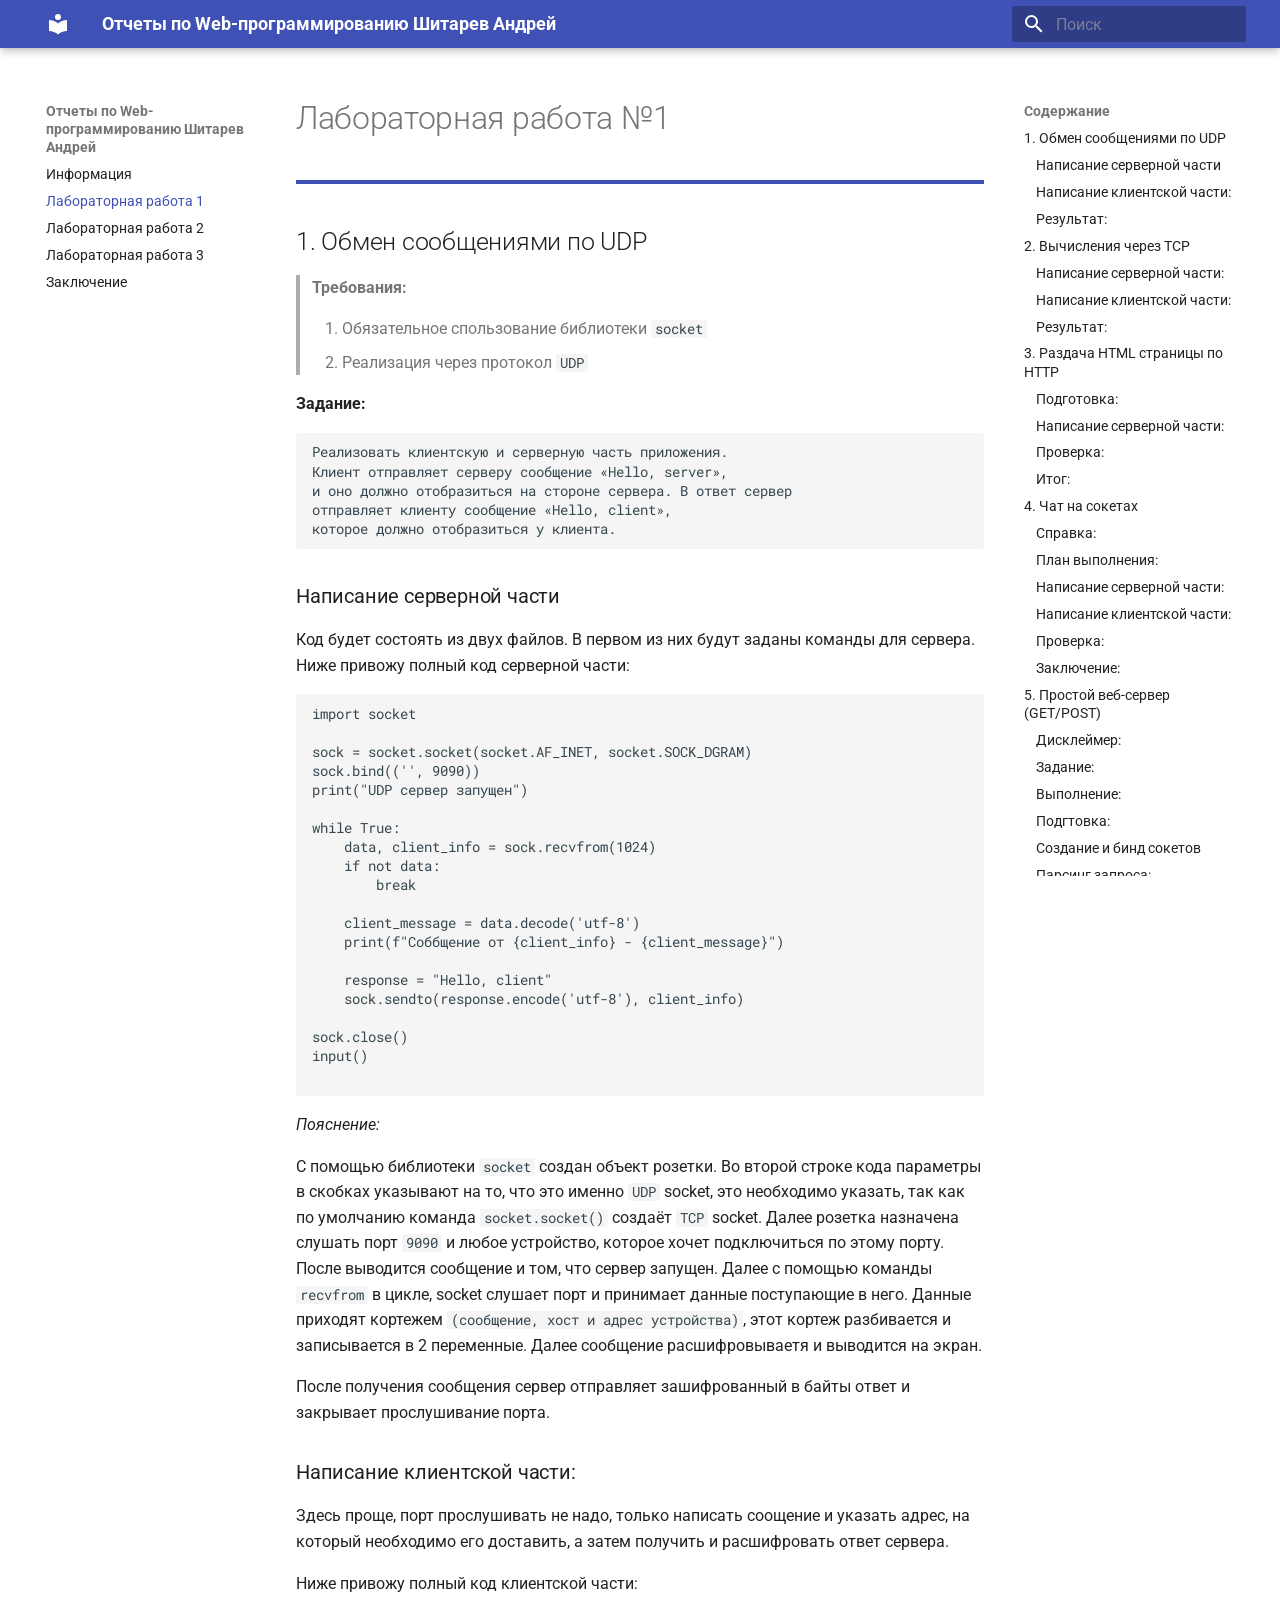
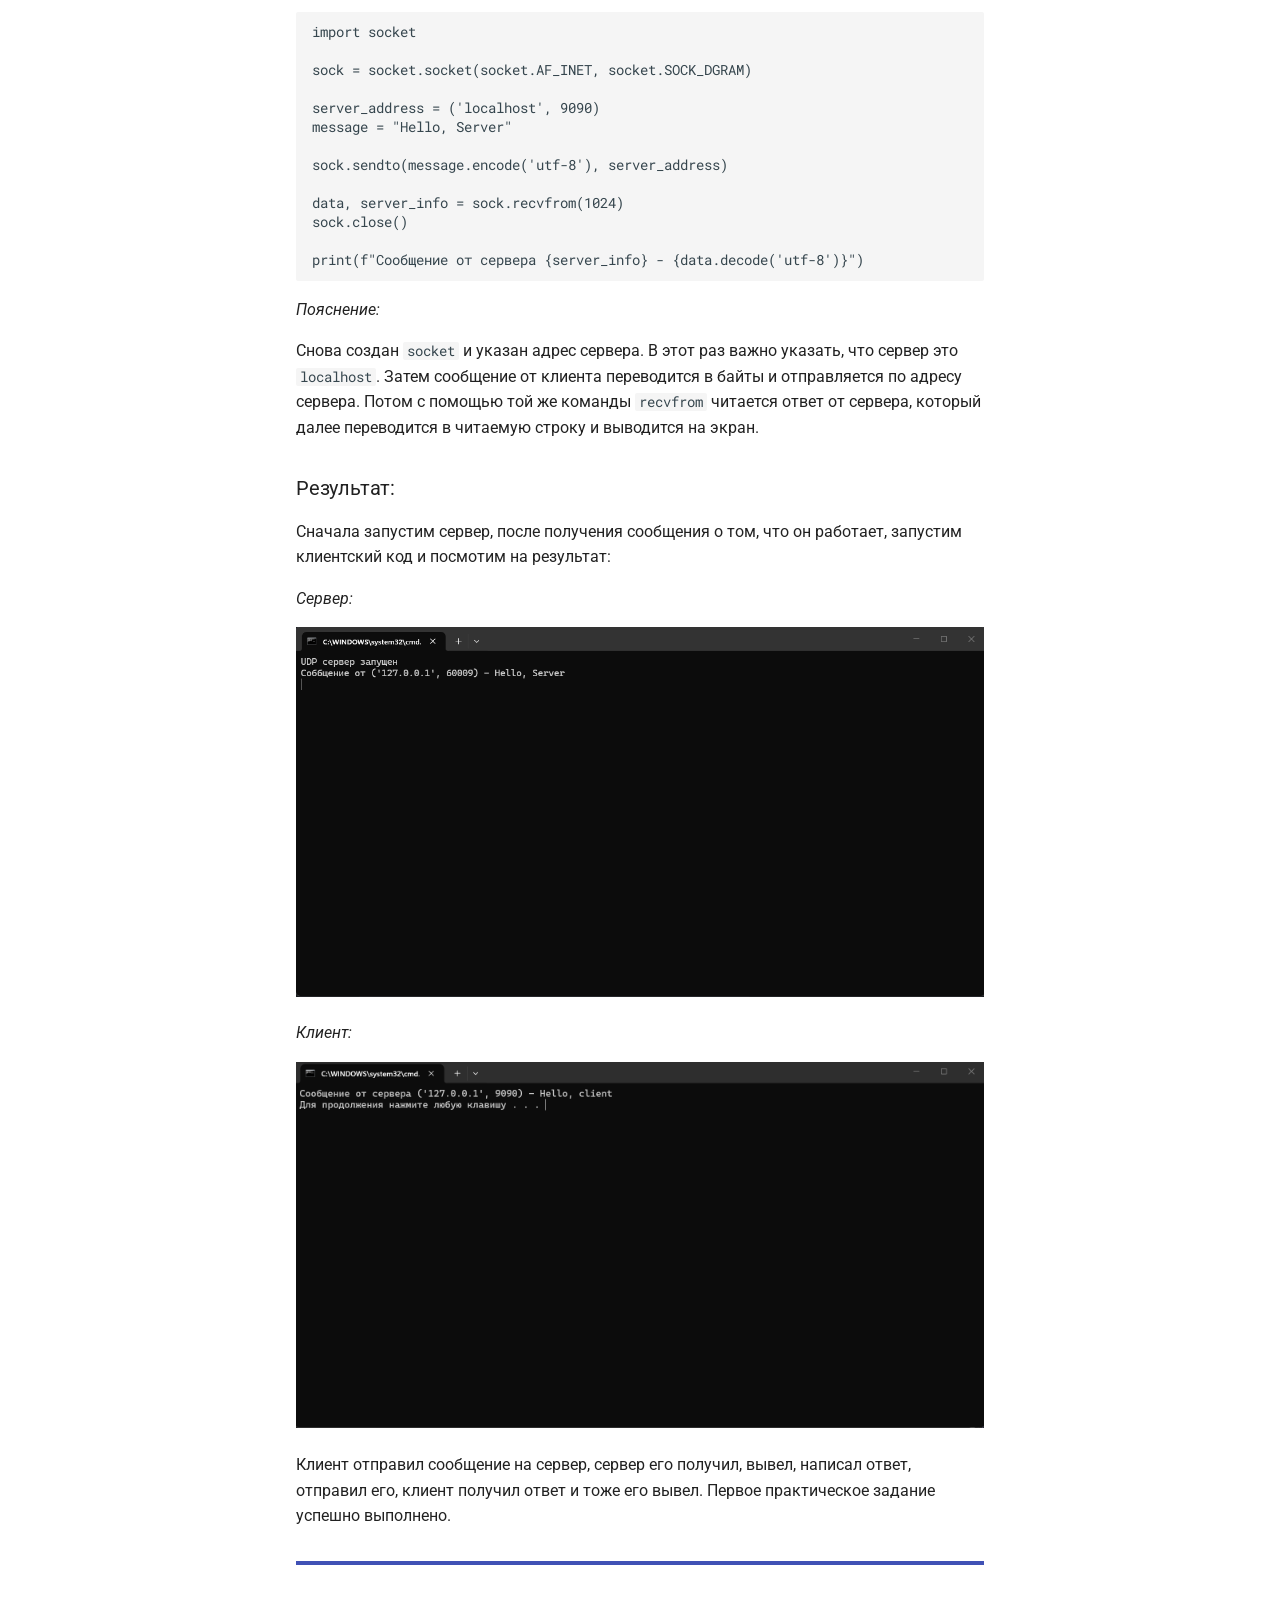
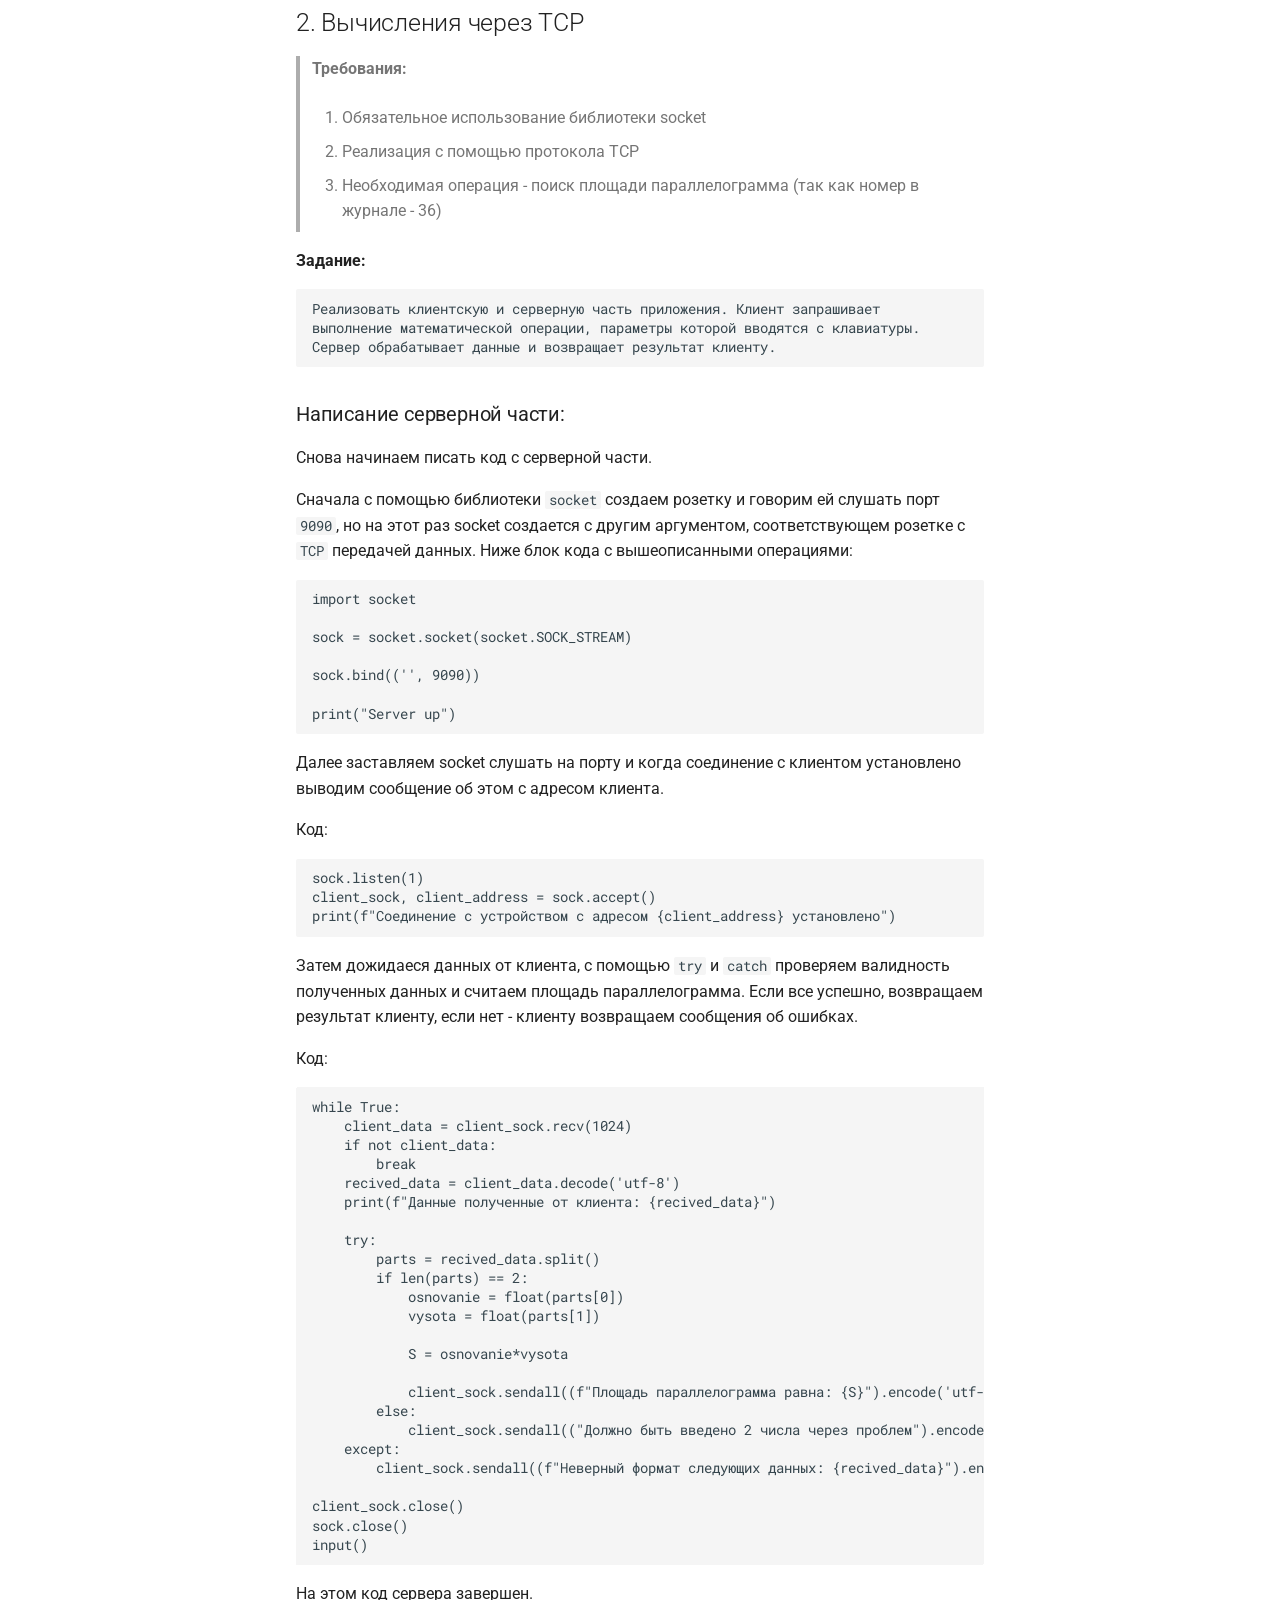
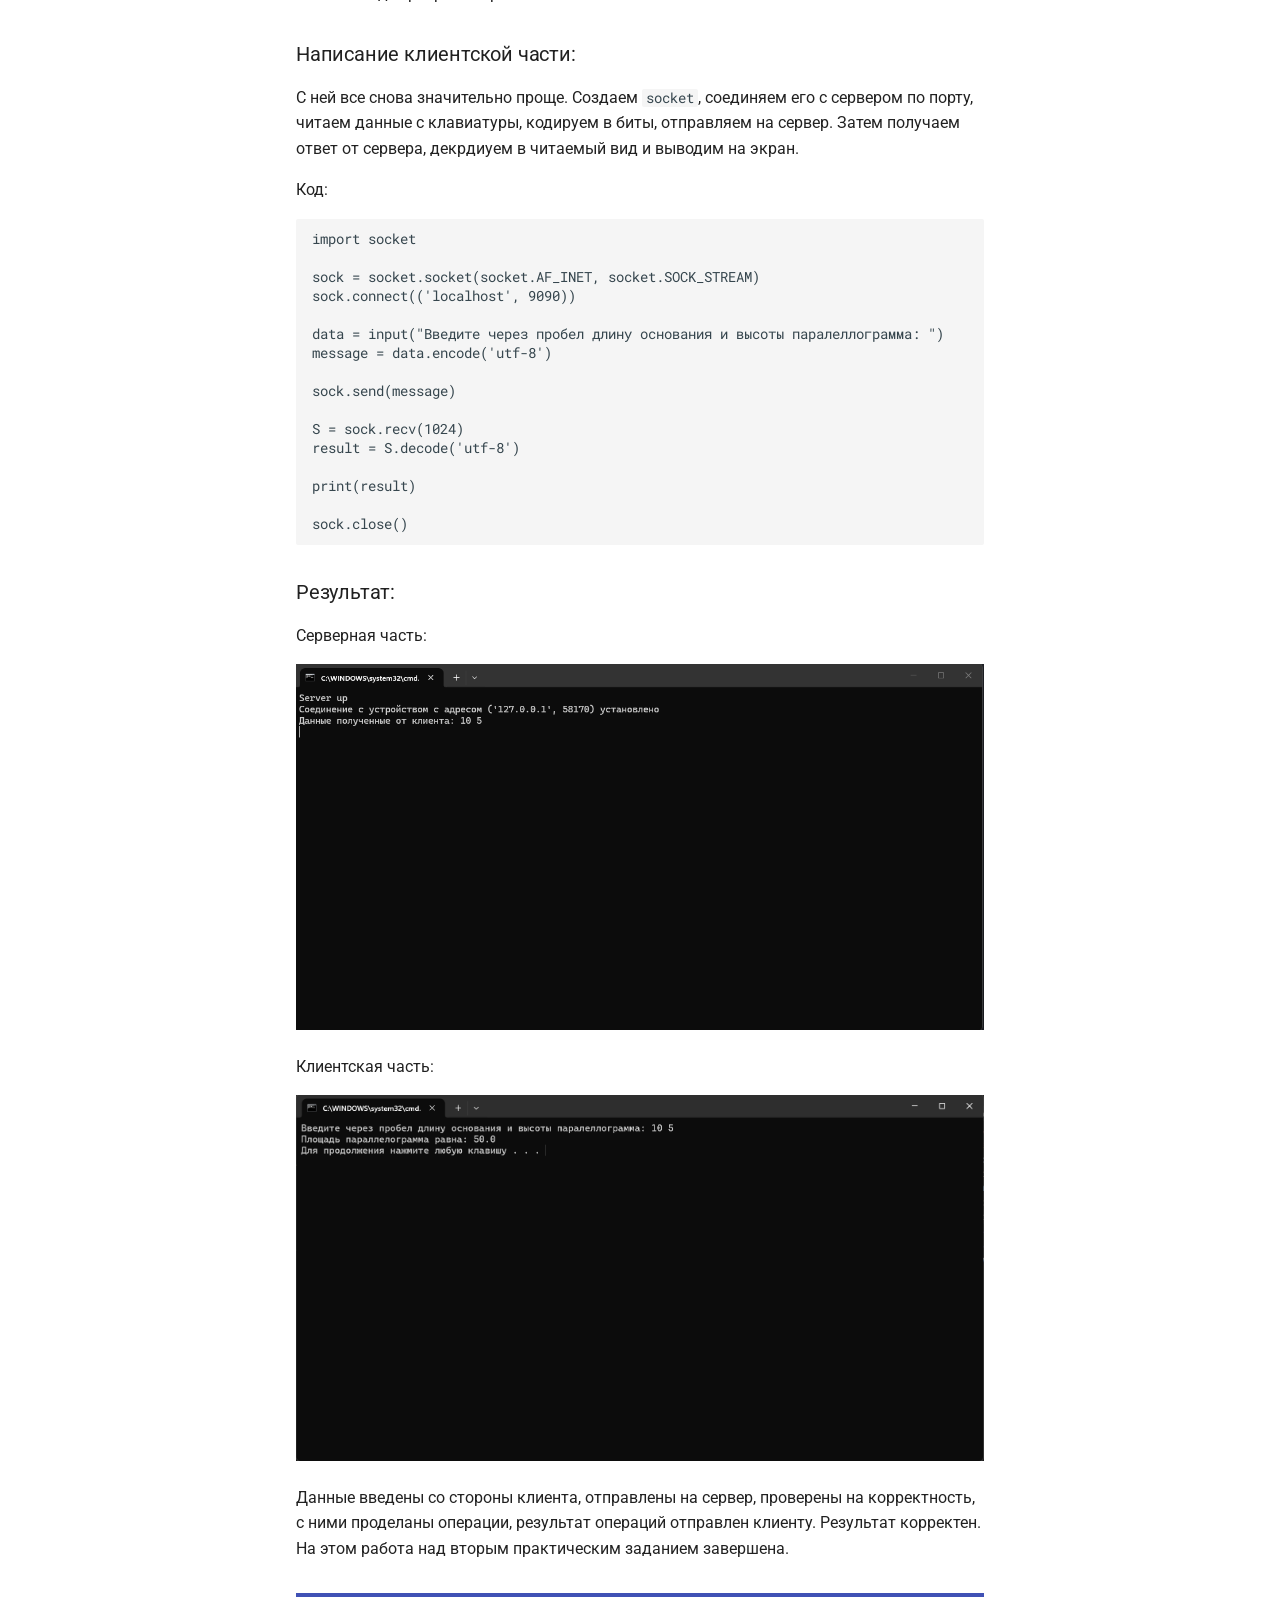
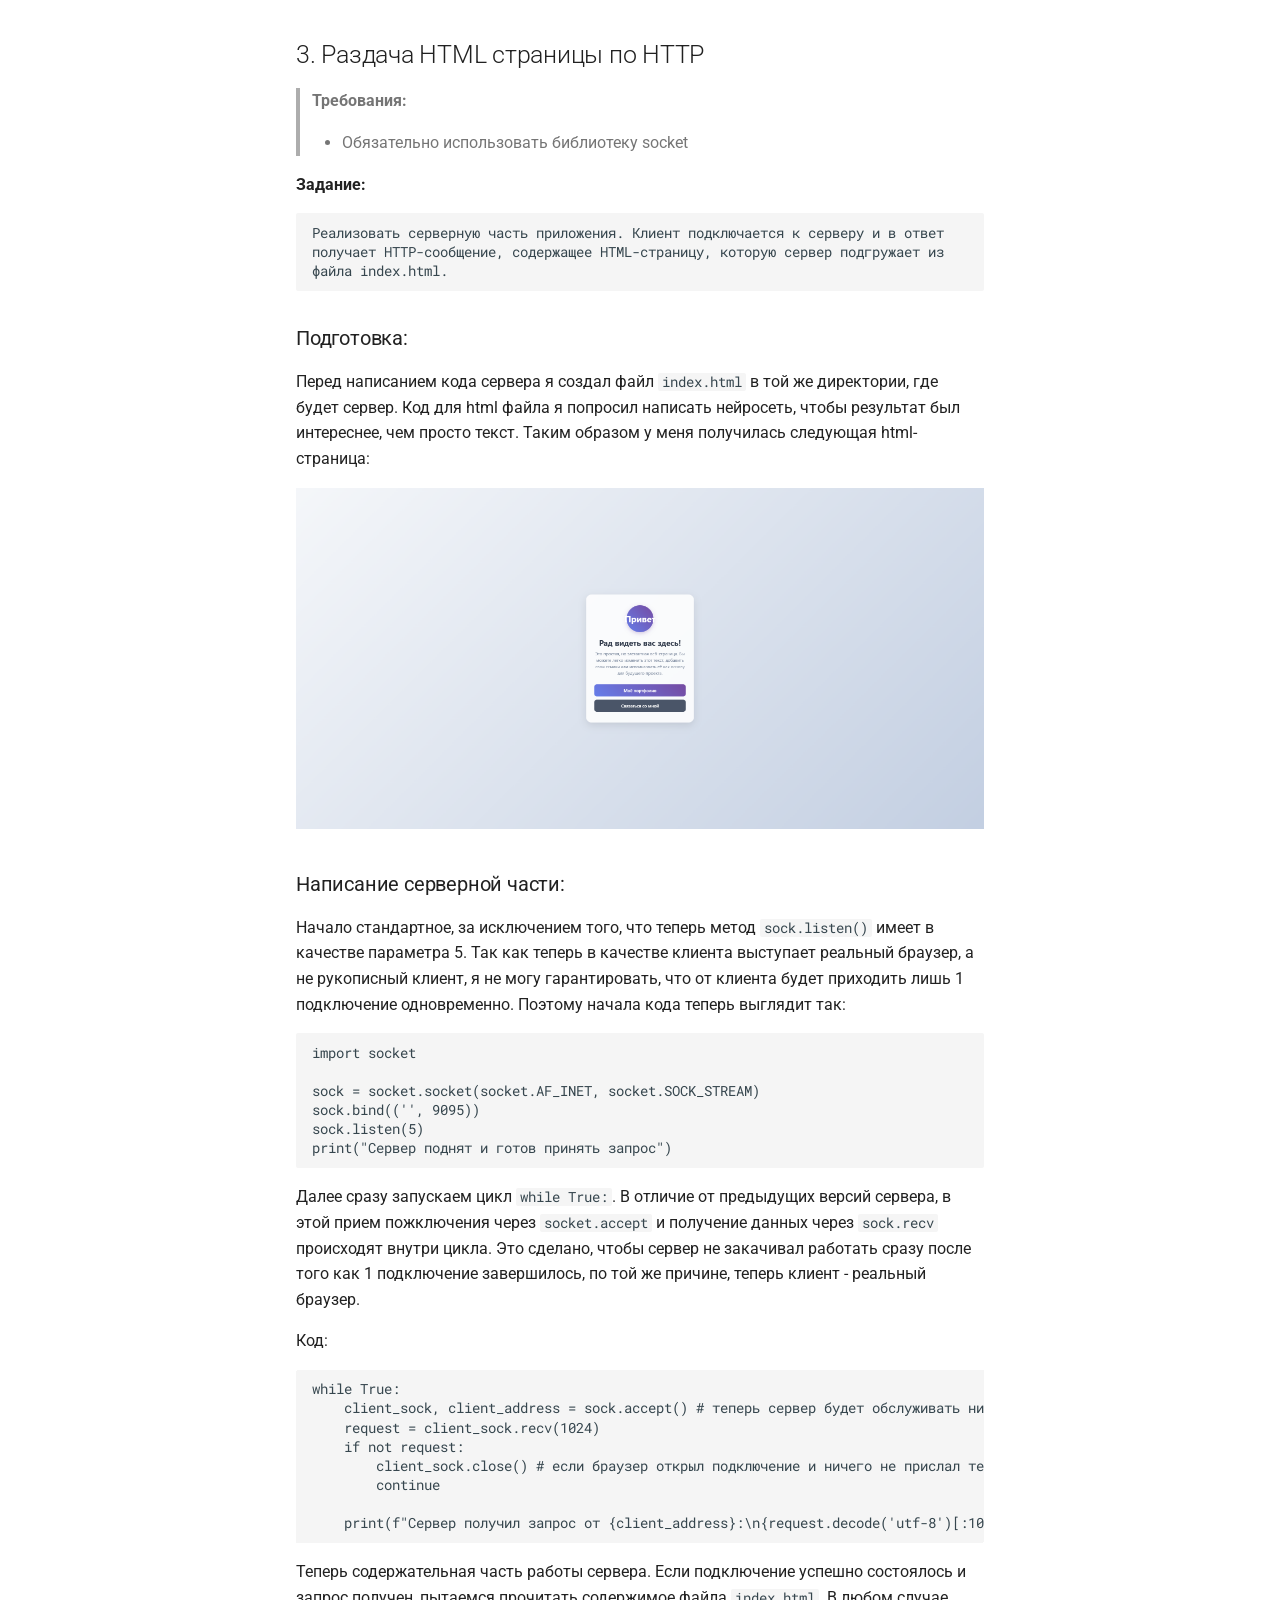
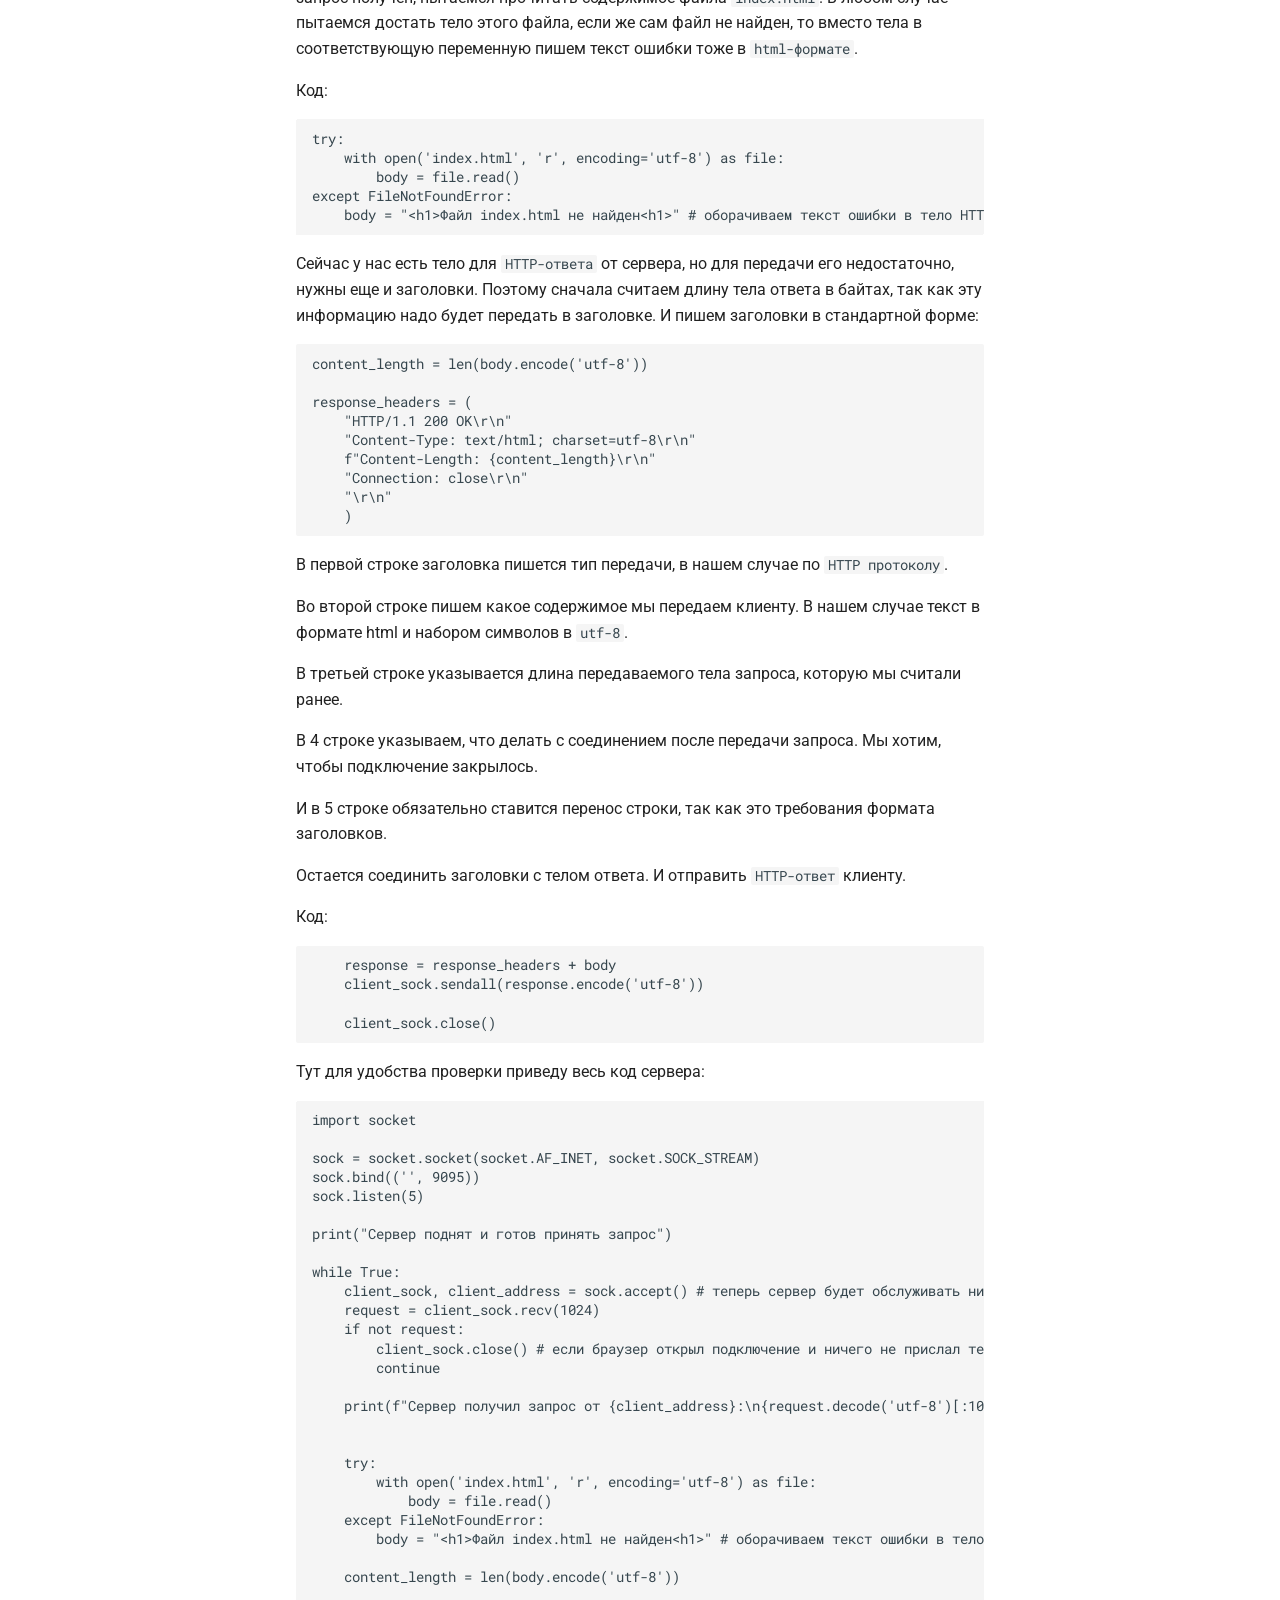
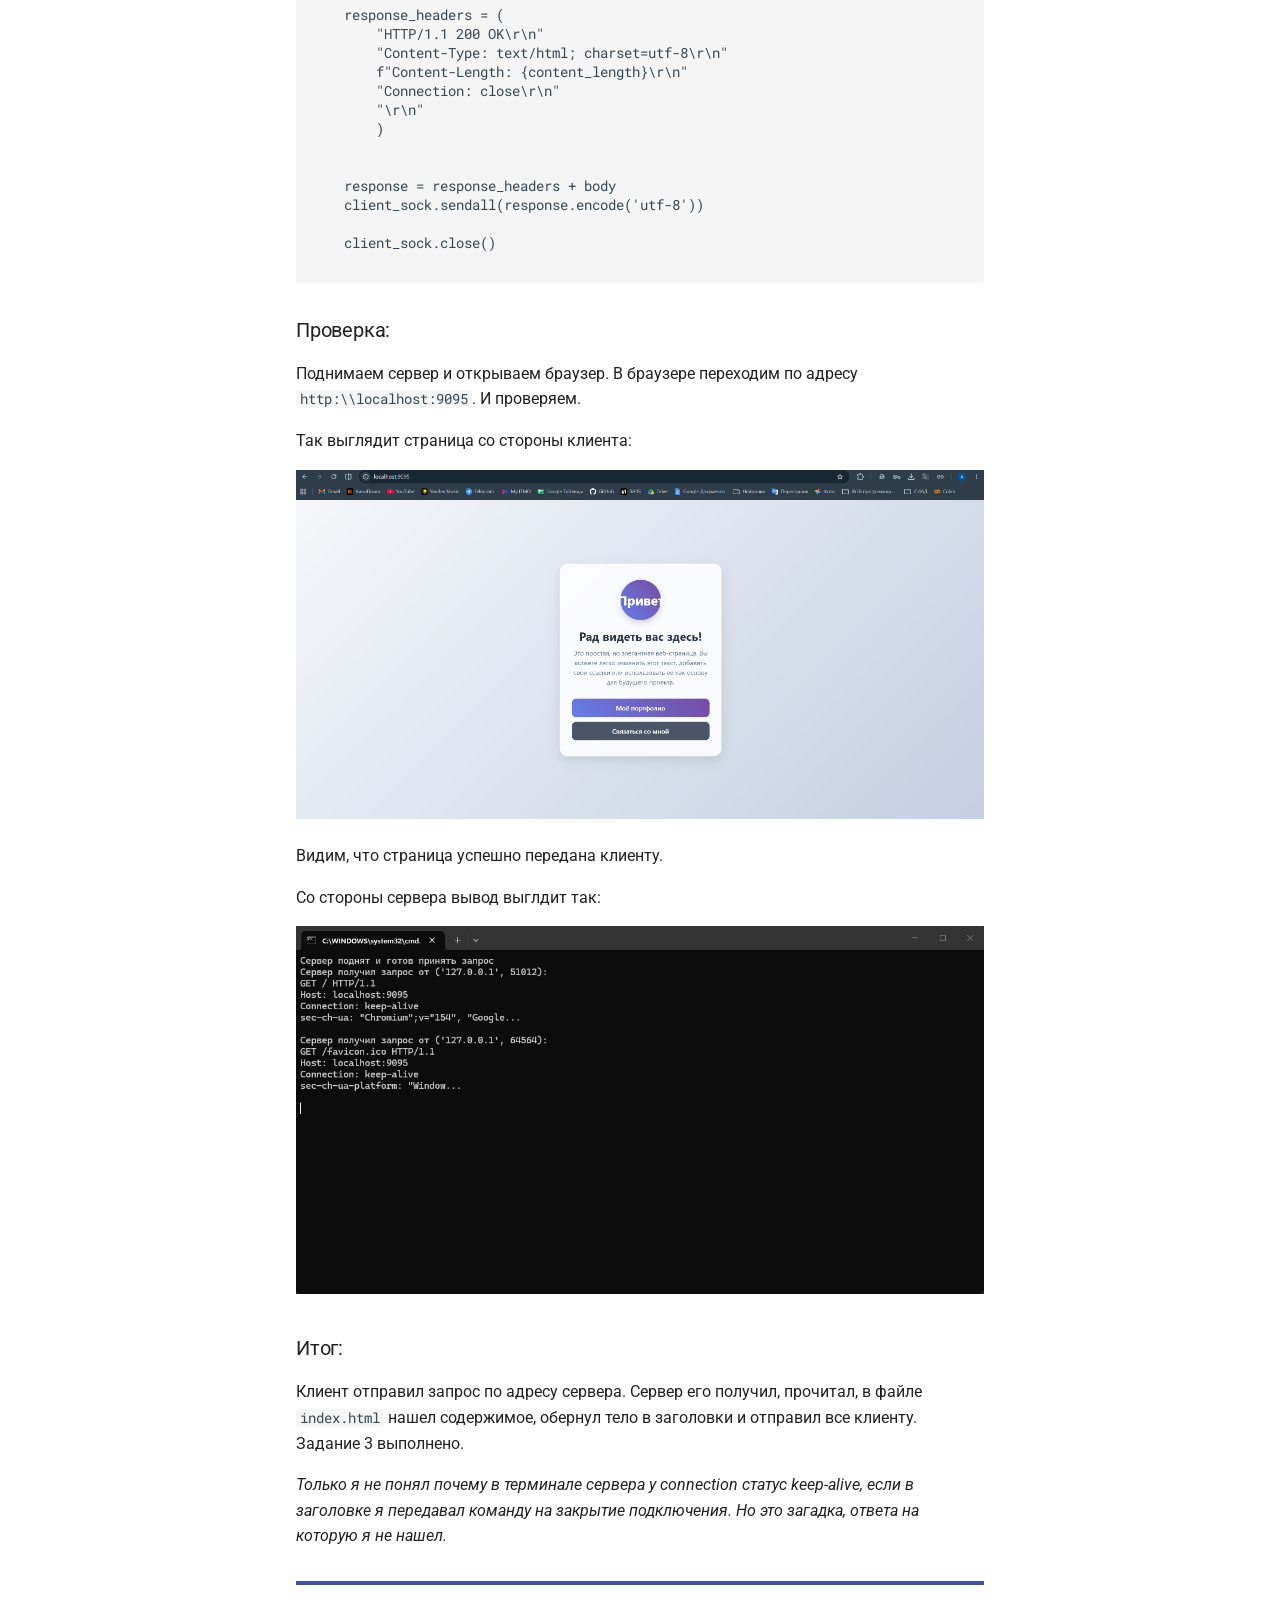
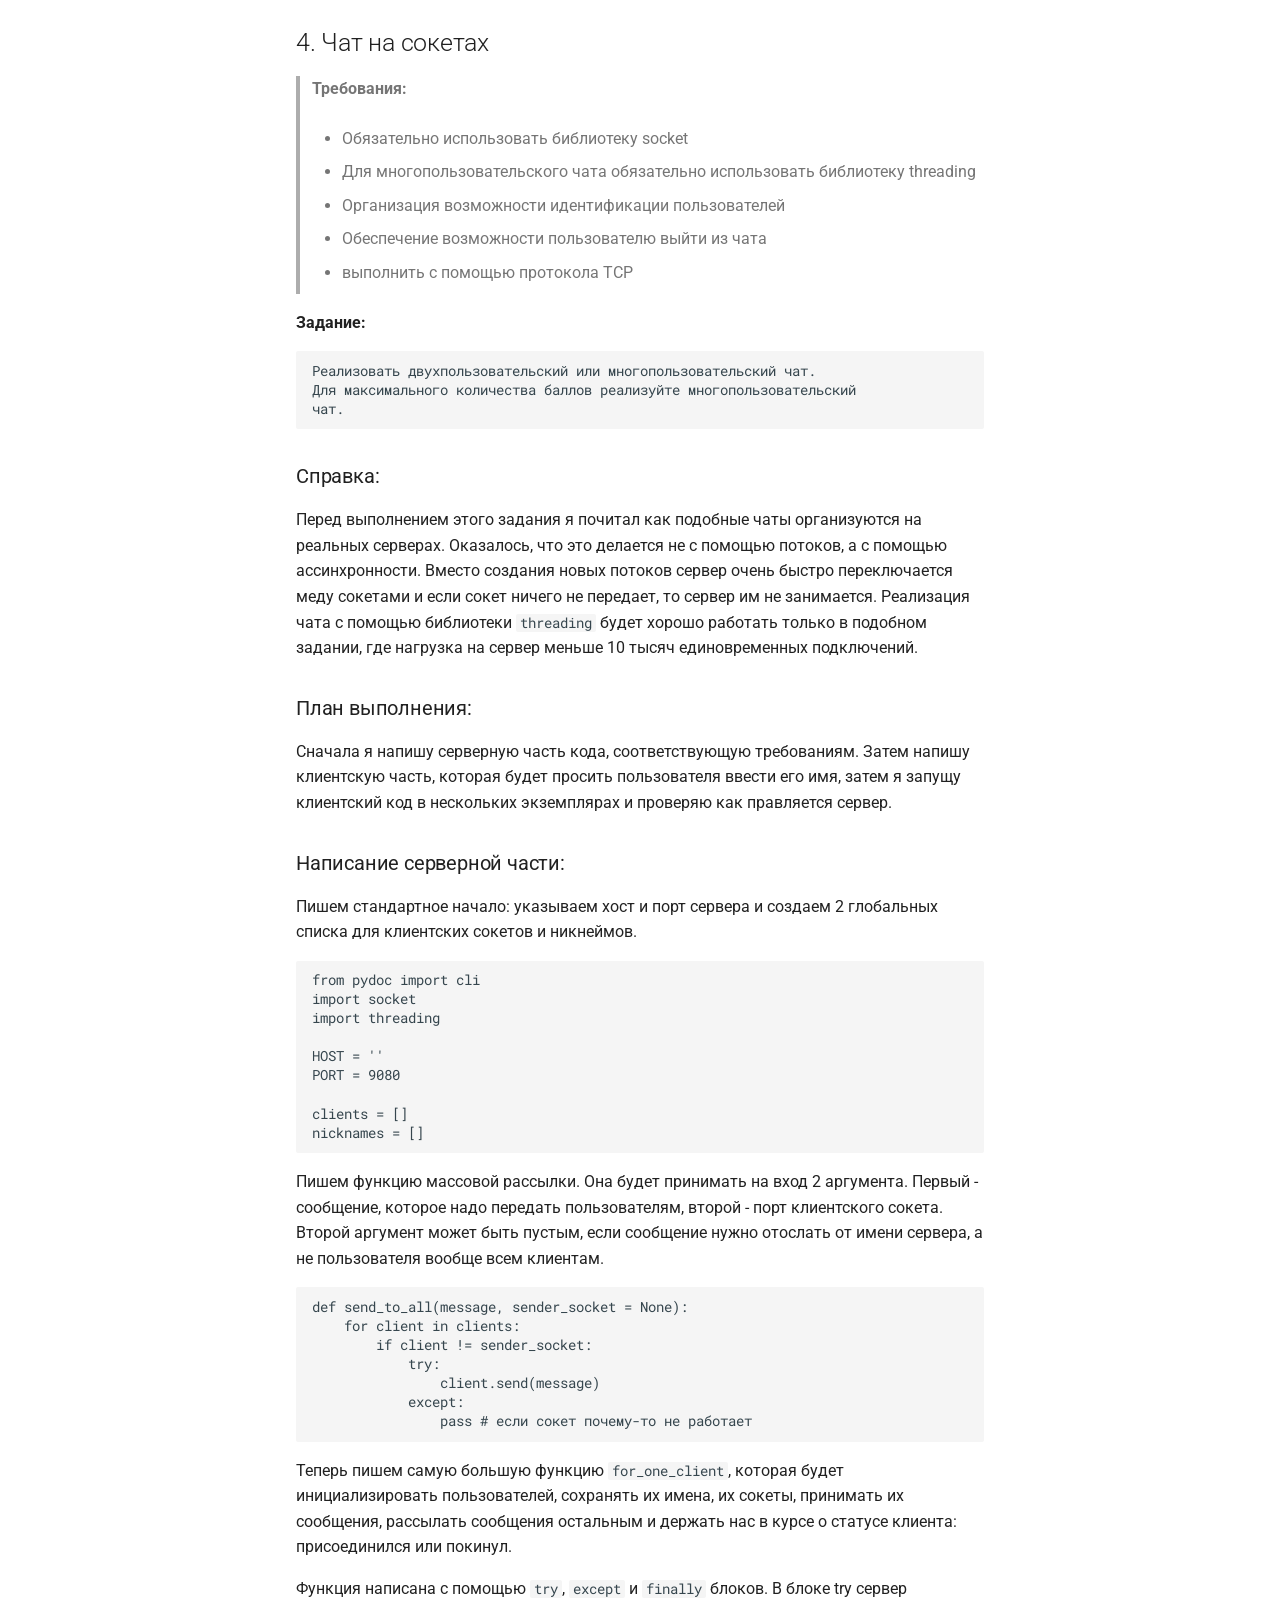
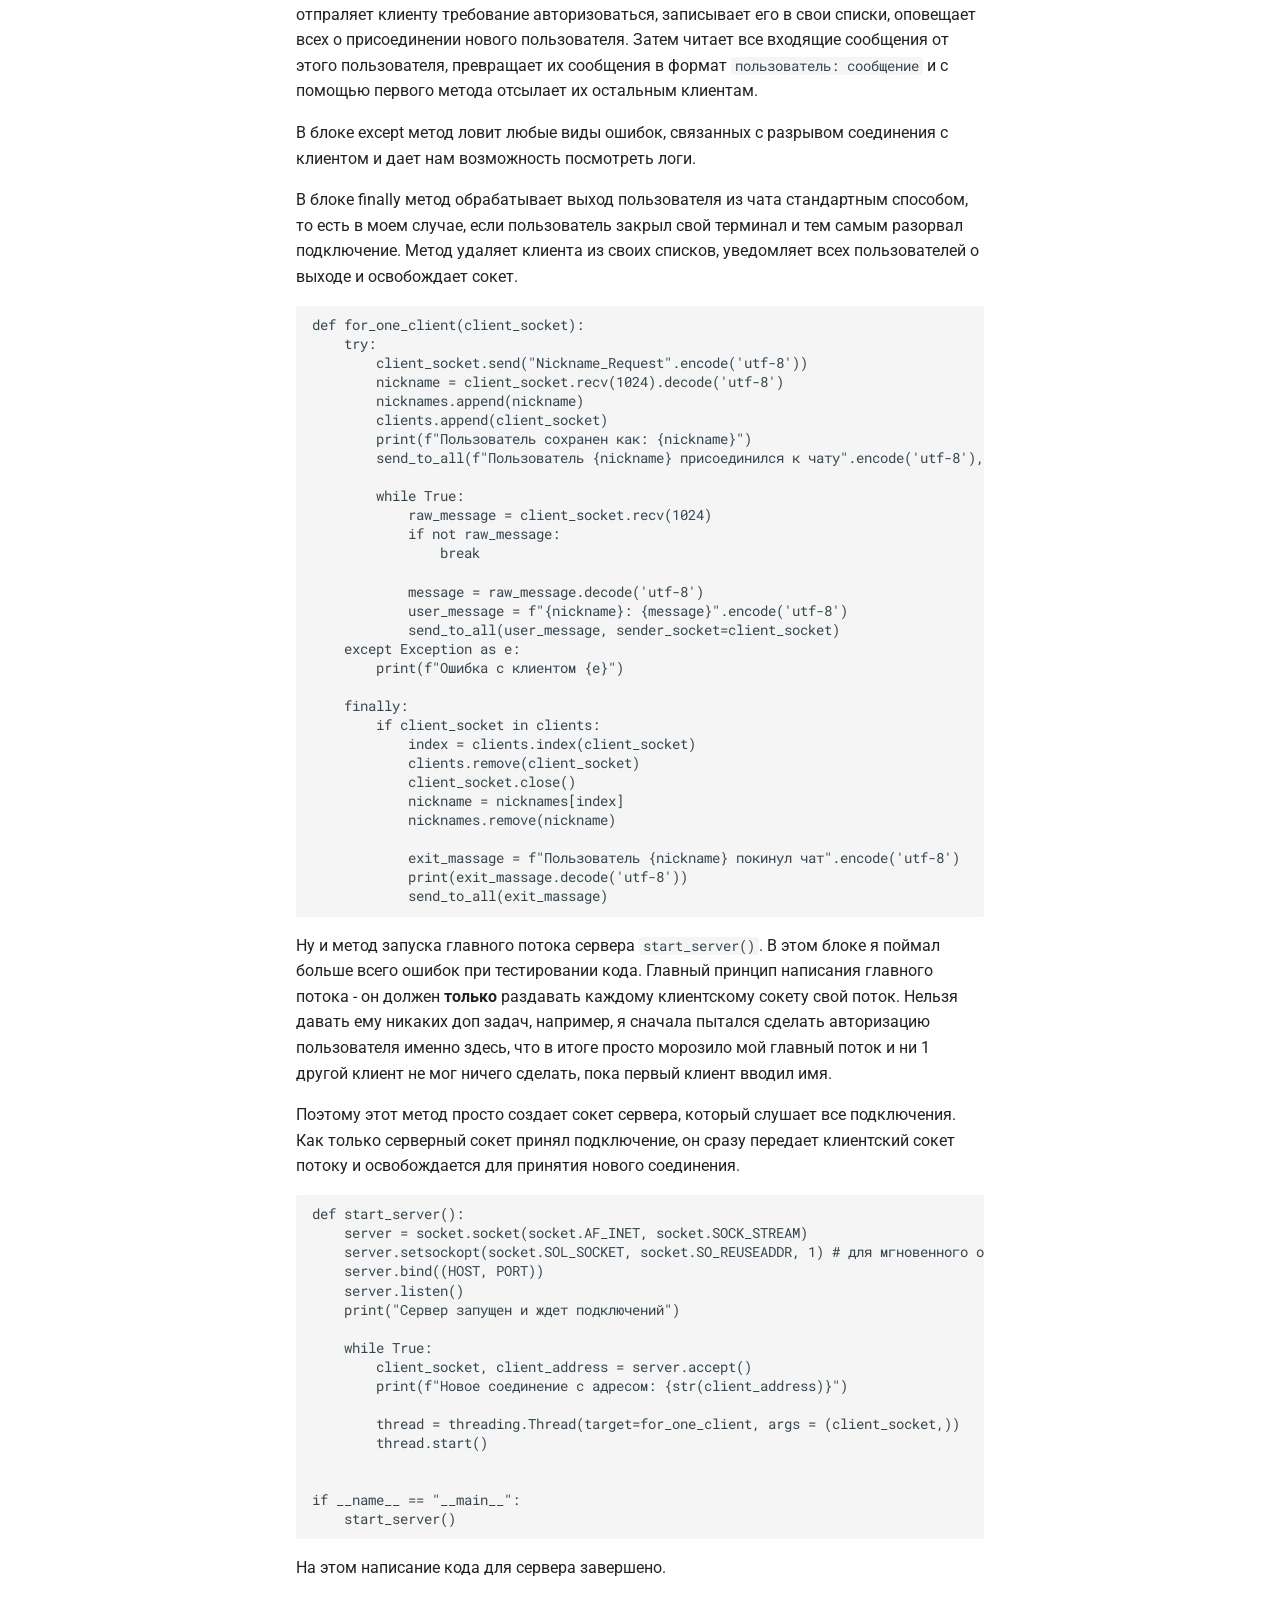
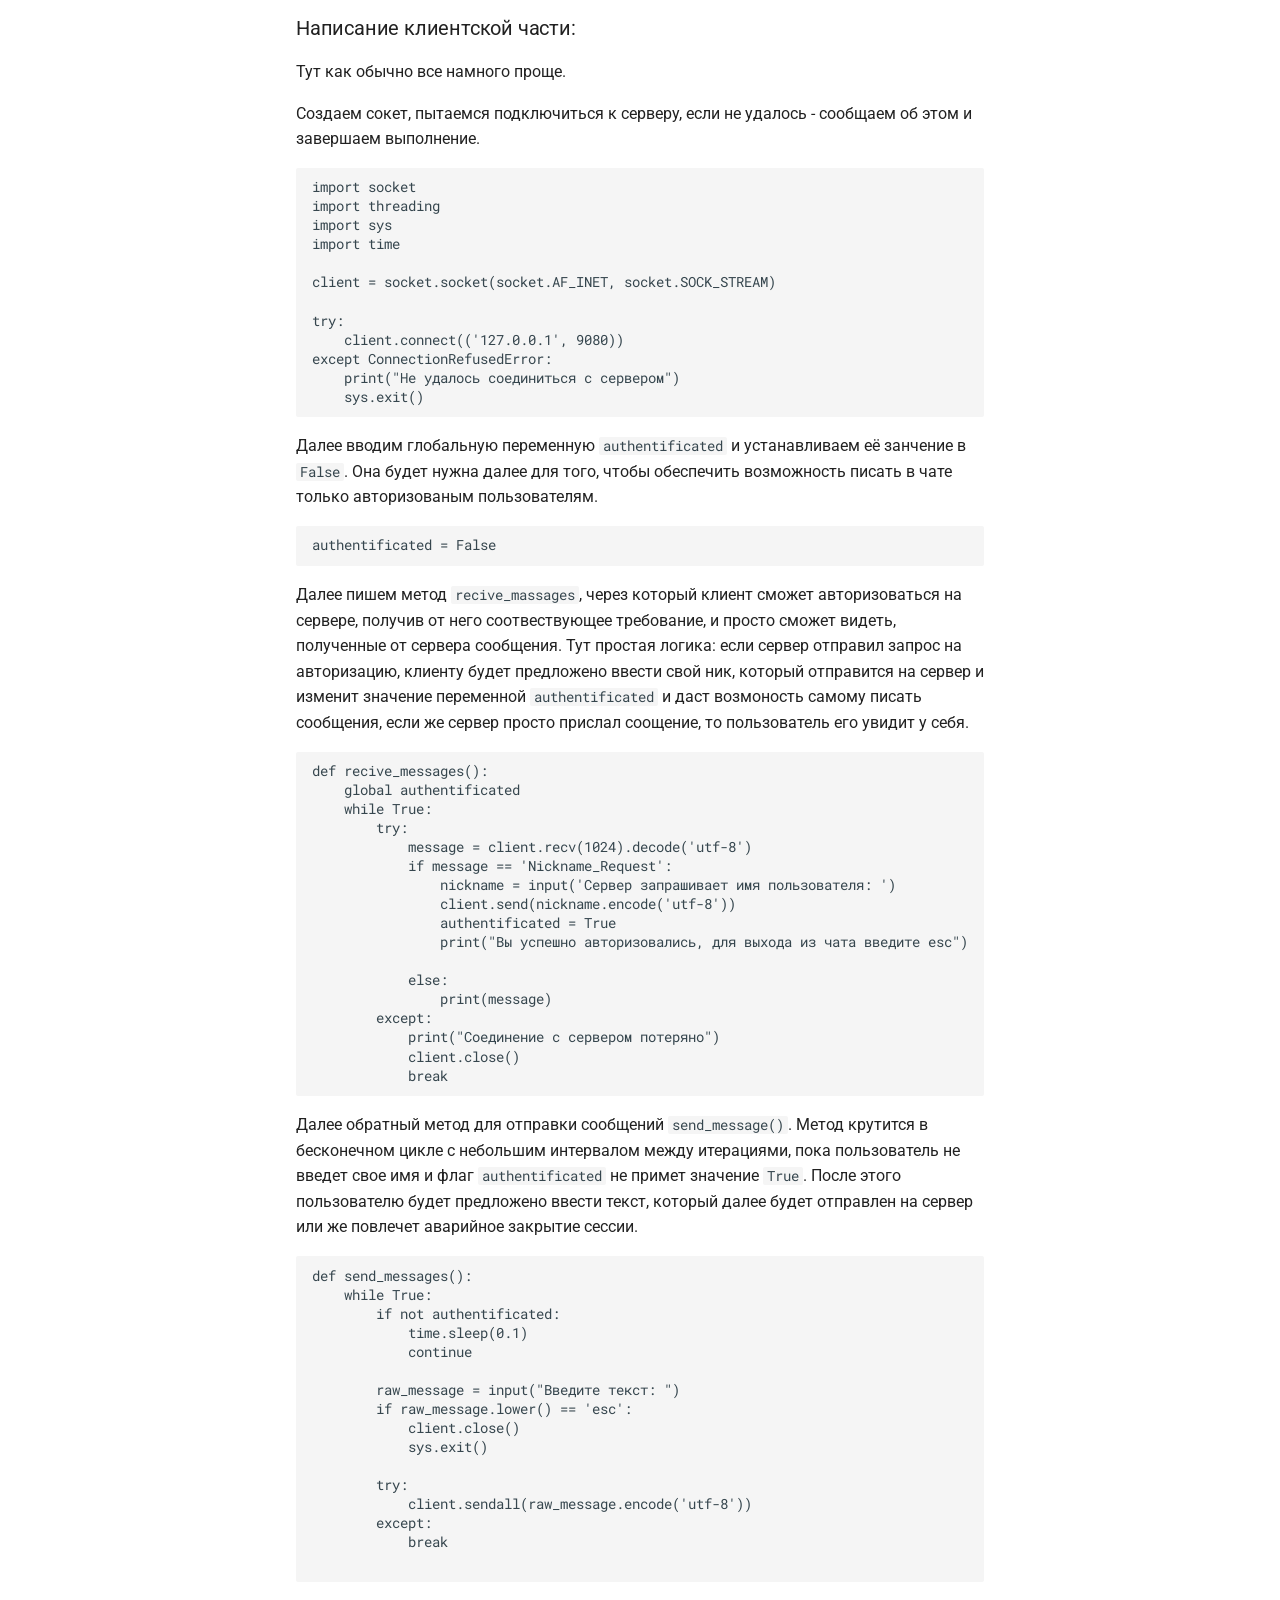
<file: Lab1/index.html>
<!doctype html>
<html lang="ru" class="no-js">
  <head>
    
      <meta charset="utf-8">
      <meta name="viewport" content="width=device-width,initial-scale=1">
      
        <meta name="description" content="Выполнил студент группы K3340 Шитарев Андрей">
      
      
      
      
        <link rel="prev" href="..">
      
      
        <link rel="next" href="../Lab2/">
      
      
        
      
      
      <link rel="icon" href="../assets/images/favicon.png">
      <meta name="generator" content="mkdocs-1.6.1, mkdocs-material-9.7.7">
    
    
      
        <title>Лабораторная работа 1 - Отчеты по Web-программированию Шитарев Андрей</title>
      
    
    
      <link rel="stylesheet" href="../assets/stylesheets/main.ec1eaa64.min.css">
      
        
        <link rel="stylesheet" href="../assets/stylesheets/palette.ab4e12ef.min.css">
      
      


    
    
      
    
    
      
        
        
        <link rel="preconnect" href="https://fonts.gstatic.com" crossorigin>
        <link rel="stylesheet" href="https://fonts.googleapis.com/css?family=Roboto:300,300i,400,400i,700,700i%7CRoboto+Mono:400,400i,700,700i&display=fallback">
        <style>:root{--md-text-font:"Roboto";--md-code-font:"Roboto Mono"}</style>
      
    
    
      <link rel="stylesheet" href="../theme/css/custom.css">
    
    <script>__md_scope=new URL("..",location),__md_hash=e=>[...e].reduce(((e,_)=>(e<<5)-e+_.charCodeAt(0)),0),__md_get=(e,_=localStorage,t=__md_scope)=>JSON.parse(_.getItem(t.pathname+"."+e)),__md_set=(e,_,t=localStorage,a=__md_scope)=>{try{t.setItem(a.pathname+"."+e,JSON.stringify(_))}catch(e){}}</script>
    
      

    
    
  </head>
  
  
    
    
      
    
    
    
    
    <body dir="ltr" data-md-color-scheme="default" data-md-color-primary="indigo" data-md-color-accent="indigo">
  
    
    <input class="md-toggle" data-md-toggle="drawer" type="checkbox" id="__drawer" autocomplete="off">
    <input class="md-toggle" data-md-toggle="search" type="checkbox" id="__search" autocomplete="off">
    <label class="md-overlay" for="__drawer"></label>
    <div data-md-component="skip">
      
        
        <a href="#no1" class="md-skip">
          Перейти к содержанию
        </a>
      
    </div>
    <div data-md-component="announce">
      
    </div>
    
    
      

  

<header class="md-header md-header--shadow" data-md-component="header">
  <nav class="md-header__inner md-grid" aria-label="Верхний колонтитул">
    <a href=".." title="Отчеты по Web-программированию Шитарев Андрей" class="md-header__button md-logo" aria-label="Отчеты по Web-программированию Шитарев Андрей" data-md-component="logo">
      
  
  <svg xmlns="http://www.w3.org/2000/svg" viewBox="0 0 24 24"><path d="M12 8a3 3 0 0 0 3-3 3 3 0 0 0-3-3 3 3 0 0 0-3 3 3 3 0 0 0 3 3m0 3.54C9.64 9.35 6.5 8 3 8v11c3.5 0 6.64 1.35 9 3.54 2.36-2.19 5.5-3.54 9-3.54V8c-3.5 0-6.64 1.35-9 3.54"/></svg>

    </a>
    <label class="md-header__button md-icon" for="__drawer">
      
      <svg xmlns="http://www.w3.org/2000/svg" viewBox="0 0 24 24"><path d="M3 6h18v2H3zm0 5h18v2H3zm0 5h18v2H3z"/></svg>
    </label>
    <div class="md-header__title" data-md-component="header-title">
      <div class="md-header__ellipsis">
        <div class="md-header__topic">
          <span class="md-ellipsis">
            Отчеты по Web-программированию Шитарев Андрей
          </span>
        </div>
        <div class="md-header__topic" data-md-component="header-topic">
          <span class="md-ellipsis">
            
              Лабораторная работа 1
            
          </span>
        </div>
      </div>
    </div>
    
      
        <form class="md-header__option" data-md-component="palette">
  
    
    
    
    <input class="md-option" data-md-color-media="" data-md-color-scheme="default" data-md-color-primary="indigo" data-md-color-accent="indigo"  aria-hidden="true"  type="radio" name="__palette" id="__palette_0">
    
  
</form>
      
    
    
      <script>var palette=__md_get("__palette");if(palette&&palette.color){if("(prefers-color-scheme)"===palette.color.media){var media=matchMedia("(prefers-color-scheme: light)"),input=document.querySelector(media.matches?"[data-md-color-media='(prefers-color-scheme: light)']":"[data-md-color-media='(prefers-color-scheme: dark)']");palette.color.media=input.getAttribute("data-md-color-media"),palette.color.scheme=input.getAttribute("data-md-color-scheme"),palette.color.primary=input.getAttribute("data-md-color-primary"),palette.color.accent=input.getAttribute("data-md-color-accent")}for(var[key,value]of Object.entries(palette.color))document.body.setAttribute("data-md-color-"+key,value)}</script>
    
    
    
      
      
        <label class="md-header__button md-icon" for="__search">
          
          <svg xmlns="http://www.w3.org/2000/svg" viewBox="0 0 24 24"><path d="M9.5 3A6.5 6.5 0 0 1 16 9.5c0 1.61-.59 3.09-1.56 4.23l.27.27h.79l5 5-1.5 1.5-5-5v-.79l-.27-.27A6.52 6.52 0 0 1 9.5 16 6.5 6.5 0 0 1 3 9.5 6.5 6.5 0 0 1 9.5 3m0 2C7 5 5 7 5 9.5S7 14 9.5 14 14 12 14 9.5 12 5 9.5 5"/></svg>
        </label>
        <div class="md-search" data-md-component="search" role="dialog">
  <label class="md-search__overlay" for="__search"></label>
  <div class="md-search__inner" role="search">
    <form class="md-search__form" name="search">
      <input type="text" class="md-search__input" name="query" aria-label="Поиск" placeholder="Поиск" autocapitalize="off" autocorrect="off" autocomplete="off" spellcheck="false" data-md-component="search-query" required>
      <label class="md-search__icon md-icon" for="__search">
        
        <svg xmlns="http://www.w3.org/2000/svg" viewBox="0 0 24 24"><path d="M9.5 3A6.5 6.5 0 0 1 16 9.5c0 1.61-.59 3.09-1.56 4.23l.27.27h.79l5 5-1.5 1.5-5-5v-.79l-.27-.27A6.52 6.52 0 0 1 9.5 16 6.5 6.5 0 0 1 3 9.5 6.5 6.5 0 0 1 9.5 3m0 2C7 5 5 7 5 9.5S7 14 9.5 14 14 12 14 9.5 12 5 9.5 5"/></svg>
        
        <svg xmlns="http://www.w3.org/2000/svg" viewBox="0 0 24 24"><path d="M20 11v2H8l5.5 5.5-1.42 1.42L4.16 12l7.92-7.92L13.5 5.5 8 11z"/></svg>
      </label>
      <nav class="md-search__options" aria-label="Поиск">
        
        <button type="reset" class="md-search__icon md-icon" title="Очистить" aria-label="Очистить" tabindex="-1">
          
          <svg xmlns="http://www.w3.org/2000/svg" viewBox="0 0 24 24"><path d="M19 6.41 17.59 5 12 10.59 6.41 5 5 6.41 10.59 12 5 17.59 6.41 19 12 13.41 17.59 19 19 17.59 13.41 12z"/></svg>
        </button>
      </nav>
      
    </form>
    <div class="md-search__output">
      <div class="md-search__scrollwrap" tabindex="0" data-md-scrollfix>
        <div class="md-search-result" data-md-component="search-result">
          <div class="md-search-result__meta">
            Инициализация поиска
          </div>
          <ol class="md-search-result__list" role="presentation"></ol>
        </div>
      </div>
    </div>
  </div>
</div>
      
    
    
  </nav>
  
</header>
    
    <div class="md-container" data-md-component="container">
      
      
        
          
        
      
      <main class="md-main" data-md-component="main">
        <div class="md-main__inner md-grid">
          
            
              
              <div class="md-sidebar md-sidebar--primary" data-md-component="sidebar" data-md-type="navigation" >
                <div class="md-sidebar__scrollwrap">
                  <div class="md-sidebar__inner">
                    



<nav class="md-nav md-nav--primary" aria-label="Навигация" data-md-level="0">
  <label class="md-nav__title" for="__drawer">
    <a href=".." title="Отчеты по Web-программированию Шитарев Андрей" class="md-nav__button md-logo" aria-label="Отчеты по Web-программированию Шитарев Андрей" data-md-component="logo">
      
  
  <svg xmlns="http://www.w3.org/2000/svg" viewBox="0 0 24 24"><path d="M12 8a3 3 0 0 0 3-3 3 3 0 0 0-3-3 3 3 0 0 0-3 3 3 3 0 0 0 3 3m0 3.54C9.64 9.35 6.5 8 3 8v11c3.5 0 6.64 1.35 9 3.54 2.36-2.19 5.5-3.54 9-3.54V8c-3.5 0-6.64 1.35-9 3.54"/></svg>

    </a>
    Отчеты по Web-программированию Шитарев Андрей
  </label>
  
  <ul class="md-nav__list" data-md-scrollfix>
    
      
      
  
  
  
  
    <li class="md-nav__item">
      <a href=".." class="md-nav__link">
        
  
  
  <span class="md-ellipsis">
    
  
    Информация
  

    
  </span>
  
  

      </a>
    </li>
  

    
      
      
  
  
    
  
  
  
    <li class="md-nav__item md-nav__item--active">
      
      <input class="md-nav__toggle md-toggle" type="checkbox" id="__toc">
      
      
        
      
      
        <label class="md-nav__link md-nav__link--active" for="__toc">
          
  
  
  <span class="md-ellipsis">
    
  
    Лабораторная работа 1
  

    
  </span>
  
  

          <span class="md-nav__icon md-icon"></span>
        </label>
      
      <a href="./" class="md-nav__link md-nav__link--active">
        
  
  
  <span class="md-ellipsis">
    
  
    Лабораторная работа 1
  

    
  </span>
  
  

      </a>
      
        

<nav class="md-nav md-nav--secondary" aria-label="Содержание">
  
  
  
    
  
  
    <label class="md-nav__title" for="__toc">
      <span class="md-nav__icon md-icon"></span>
      Содержание
    </label>
    <ul class="md-nav__list" data-md-component="toc" data-md-scrollfix>
      
        <li class="md-nav__item">
  <a href="#1-udp" class="md-nav__link">
    <span class="md-ellipsis">
      
        1. Обмен сообщениями по UDP
      
    </span>
  </a>
  
    <nav class="md-nav" aria-label="1. Обмен сообщениями по UDP">
      <ul class="md-nav__list">
        
          <li class="md-nav__item">
  <a href="#_1" class="md-nav__link">
    <span class="md-ellipsis">
      
        Написание серверной части
      
    </span>
  </a>
  
</li>
        
          <li class="md-nav__item">
  <a href="#_2" class="md-nav__link">
    <span class="md-ellipsis">
      
        Написание клиентской части:
      
    </span>
  </a>
  
</li>
        
          <li class="md-nav__item">
  <a href="#_3" class="md-nav__link">
    <span class="md-ellipsis">
      
        Результат:
      
    </span>
  </a>
  
</li>
        
      </ul>
    </nav>
  
</li>
      
        <li class="md-nav__item">
  <a href="#2-tcp" class="md-nav__link">
    <span class="md-ellipsis">
      
        2. Вычисления через TCP
      
    </span>
  </a>
  
    <nav class="md-nav" aria-label="2. Вычисления через TCP">
      <ul class="md-nav__list">
        
          <li class="md-nav__item">
  <a href="#_4" class="md-nav__link">
    <span class="md-ellipsis">
      
        Написание серверной части:
      
    </span>
  </a>
  
</li>
        
          <li class="md-nav__item">
  <a href="#_5" class="md-nav__link">
    <span class="md-ellipsis">
      
        Написание клиентской части:
      
    </span>
  </a>
  
</li>
        
          <li class="md-nav__item">
  <a href="#_6" class="md-nav__link">
    <span class="md-ellipsis">
      
        Результат:
      
    </span>
  </a>
  
</li>
        
      </ul>
    </nav>
  
</li>
      
        <li class="md-nav__item">
  <a href="#3-html-http" class="md-nav__link">
    <span class="md-ellipsis">
      
        3. Раздача HTML страницы по HTTP
      
    </span>
  </a>
  
    <nav class="md-nav" aria-label="3. Раздача HTML страницы по HTTP">
      <ul class="md-nav__list">
        
          <li class="md-nav__item">
  <a href="#_7" class="md-nav__link">
    <span class="md-ellipsis">
      
        Подготовка:
      
    </span>
  </a>
  
</li>
        
          <li class="md-nav__item">
  <a href="#_8" class="md-nav__link">
    <span class="md-ellipsis">
      
        Написание серверной части:
      
    </span>
  </a>
  
</li>
        
          <li class="md-nav__item">
  <a href="#_9" class="md-nav__link">
    <span class="md-ellipsis">
      
        Проверка:
      
    </span>
  </a>
  
</li>
        
          <li class="md-nav__item">
  <a href="#_10" class="md-nav__link">
    <span class="md-ellipsis">
      
        Итог:
      
    </span>
  </a>
  
</li>
        
      </ul>
    </nav>
  
</li>
      
        <li class="md-nav__item">
  <a href="#4" class="md-nav__link">
    <span class="md-ellipsis">
      
        4. Чат на сокетах
      
    </span>
  </a>
  
    <nav class="md-nav" aria-label="4. Чат на сокетах">
      <ul class="md-nav__list">
        
          <li class="md-nav__item">
  <a href="#_11" class="md-nav__link">
    <span class="md-ellipsis">
      
        Справка:
      
    </span>
  </a>
  
</li>
        
          <li class="md-nav__item">
  <a href="#_12" class="md-nav__link">
    <span class="md-ellipsis">
      
        План выполнения:
      
    </span>
  </a>
  
</li>
        
          <li class="md-nav__item">
  <a href="#_13" class="md-nav__link">
    <span class="md-ellipsis">
      
        Написание серверной части:
      
    </span>
  </a>
  
</li>
        
          <li class="md-nav__item">
  <a href="#_14" class="md-nav__link">
    <span class="md-ellipsis">
      
        Написание клиентской части:
      
    </span>
  </a>
  
</li>
        
          <li class="md-nav__item">
  <a href="#_15" class="md-nav__link">
    <span class="md-ellipsis">
      
        Проверка:
      
    </span>
  </a>
  
</li>
        
          <li class="md-nav__item">
  <a href="#_16" class="md-nav__link">
    <span class="md-ellipsis">
      
        Заключение:
      
    </span>
  </a>
  
</li>
        
      </ul>
    </nav>
  
</li>
      
        <li class="md-nav__item">
  <a href="#5-getpost" class="md-nav__link">
    <span class="md-ellipsis">
      
        5. Простой веб-сервер (GET/POST)
      
    </span>
  </a>
  
    <nav class="md-nav" aria-label="5. Простой веб-сервер (GET/POST)">
      <ul class="md-nav__list">
        
          <li class="md-nav__item">
  <a href="#_17" class="md-nav__link">
    <span class="md-ellipsis">
      
        Дисклеймер:
      
    </span>
  </a>
  
</li>
        
          <li class="md-nav__item">
  <a href="#_18" class="md-nav__link">
    <span class="md-ellipsis">
      
        Задание:
      
    </span>
  </a>
  
</li>
        
          <li class="md-nav__item">
  <a href="#_19" class="md-nav__link">
    <span class="md-ellipsis">
      
        Выполнение:
      
    </span>
  </a>
  
</li>
        
          <li class="md-nav__item">
  <a href="#_20" class="md-nav__link">
    <span class="md-ellipsis">
      
        Подгтовка:
      
    </span>
  </a>
  
</li>
        
          <li class="md-nav__item">
  <a href="#_21" class="md-nav__link">
    <span class="md-ellipsis">
      
        Создание и бинд сокетов
      
    </span>
  </a>
  
</li>
        
          <li class="md-nav__item">
  <a href="#_22" class="md-nav__link">
    <span class="md-ellipsis">
      
        Парсинг запроса:
      
    </span>
  </a>
  
</li>
        
          <li class="md-nav__item">
  <a href="#post" class="md-nav__link">
    <span class="md-ellipsis">
      
        Обработка метода POST
      
    </span>
  </a>
  
</li>
        
          <li class="md-nav__item">
  <a href="#get" class="md-nav__link">
    <span class="md-ellipsis">
      
        Обработка метода GET
      
    </span>
  </a>
  
</li>
        
          <li class="md-nav__item">
  <a href="#_23" class="md-nav__link">
    <span class="md-ellipsis">
      
        Код целиком для удобного чтения:
      
    </span>
  </a>
  
</li>
        
          <li class="md-nav__item">
  <a href="#_24" class="md-nav__link">
    <span class="md-ellipsis">
      
        Тестирование:
      
    </span>
  </a>
  
</li>
        
      </ul>
    </nav>
  
</li>
      
    </ul>
  
</nav>
      
    </li>
  

    
      
      
  
  
  
  
    <li class="md-nav__item">
      <a href="../Lab2/" class="md-nav__link">
        
  
  
  <span class="md-ellipsis">
    
  
    Лабораторная работа 2
  

    
  </span>
  
  

      </a>
    </li>
  

    
      
      
  
  
  
  
    <li class="md-nav__item">
      <a href="../Lab3/" class="md-nav__link">
        
  
  
  <span class="md-ellipsis">
    
  
    Лабораторная работа 3
  

    
  </span>
  
  

      </a>
    </li>
  

    
      
      
  
  
  
  
    <li class="md-nav__item">
      <a href="../conclusion/" class="md-nav__link">
        
  
  
  <span class="md-ellipsis">
    
  
    Заключение
  

    
  </span>
  
  

      </a>
    </li>
  

    
  </ul>
</nav>
                  </div>
                </div>
              </div>
            
            
              
              <div class="md-sidebar md-sidebar--secondary" data-md-component="sidebar" data-md-type="toc" >
                <div class="md-sidebar__scrollwrap">
                  <div class="md-sidebar__inner">
                    

<nav class="md-nav md-nav--secondary" aria-label="Содержание">
  
  
  
    
  
  
    <label class="md-nav__title" for="__toc">
      <span class="md-nav__icon md-icon"></span>
      Содержание
    </label>
    <ul class="md-nav__list" data-md-component="toc" data-md-scrollfix>
      
        <li class="md-nav__item">
  <a href="#1-udp" class="md-nav__link">
    <span class="md-ellipsis">
      
        1. Обмен сообщениями по UDP
      
    </span>
  </a>
  
    <nav class="md-nav" aria-label="1. Обмен сообщениями по UDP">
      <ul class="md-nav__list">
        
          <li class="md-nav__item">
  <a href="#_1" class="md-nav__link">
    <span class="md-ellipsis">
      
        Написание серверной части
      
    </span>
  </a>
  
</li>
        
          <li class="md-nav__item">
  <a href="#_2" class="md-nav__link">
    <span class="md-ellipsis">
      
        Написание клиентской части:
      
    </span>
  </a>
  
</li>
        
          <li class="md-nav__item">
  <a href="#_3" class="md-nav__link">
    <span class="md-ellipsis">
      
        Результат:
      
    </span>
  </a>
  
</li>
        
      </ul>
    </nav>
  
</li>
      
        <li class="md-nav__item">
  <a href="#2-tcp" class="md-nav__link">
    <span class="md-ellipsis">
      
        2. Вычисления через TCP
      
    </span>
  </a>
  
    <nav class="md-nav" aria-label="2. Вычисления через TCP">
      <ul class="md-nav__list">
        
          <li class="md-nav__item">
  <a href="#_4" class="md-nav__link">
    <span class="md-ellipsis">
      
        Написание серверной части:
      
    </span>
  </a>
  
</li>
        
          <li class="md-nav__item">
  <a href="#_5" class="md-nav__link">
    <span class="md-ellipsis">
      
        Написание клиентской части:
      
    </span>
  </a>
  
</li>
        
          <li class="md-nav__item">
  <a href="#_6" class="md-nav__link">
    <span class="md-ellipsis">
      
        Результат:
      
    </span>
  </a>
  
</li>
        
      </ul>
    </nav>
  
</li>
      
        <li class="md-nav__item">
  <a href="#3-html-http" class="md-nav__link">
    <span class="md-ellipsis">
      
        3. Раздача HTML страницы по HTTP
      
    </span>
  </a>
  
    <nav class="md-nav" aria-label="3. Раздача HTML страницы по HTTP">
      <ul class="md-nav__list">
        
          <li class="md-nav__item">
  <a href="#_7" class="md-nav__link">
    <span class="md-ellipsis">
      
        Подготовка:
      
    </span>
  </a>
  
</li>
        
          <li class="md-nav__item">
  <a href="#_8" class="md-nav__link">
    <span class="md-ellipsis">
      
        Написание серверной части:
      
    </span>
  </a>
  
</li>
        
          <li class="md-nav__item">
  <a href="#_9" class="md-nav__link">
    <span class="md-ellipsis">
      
        Проверка:
      
    </span>
  </a>
  
</li>
        
          <li class="md-nav__item">
  <a href="#_10" class="md-nav__link">
    <span class="md-ellipsis">
      
        Итог:
      
    </span>
  </a>
  
</li>
        
      </ul>
    </nav>
  
</li>
      
        <li class="md-nav__item">
  <a href="#4" class="md-nav__link">
    <span class="md-ellipsis">
      
        4. Чат на сокетах
      
    </span>
  </a>
  
    <nav class="md-nav" aria-label="4. Чат на сокетах">
      <ul class="md-nav__list">
        
          <li class="md-nav__item">
  <a href="#_11" class="md-nav__link">
    <span class="md-ellipsis">
      
        Справка:
      
    </span>
  </a>
  
</li>
        
          <li class="md-nav__item">
  <a href="#_12" class="md-nav__link">
    <span class="md-ellipsis">
      
        План выполнения:
      
    </span>
  </a>
  
</li>
        
          <li class="md-nav__item">
  <a href="#_13" class="md-nav__link">
    <span class="md-ellipsis">
      
        Написание серверной части:
      
    </span>
  </a>
  
</li>
        
          <li class="md-nav__item">
  <a href="#_14" class="md-nav__link">
    <span class="md-ellipsis">
      
        Написание клиентской части:
      
    </span>
  </a>
  
</li>
        
          <li class="md-nav__item">
  <a href="#_15" class="md-nav__link">
    <span class="md-ellipsis">
      
        Проверка:
      
    </span>
  </a>
  
</li>
        
          <li class="md-nav__item">
  <a href="#_16" class="md-nav__link">
    <span class="md-ellipsis">
      
        Заключение:
      
    </span>
  </a>
  
</li>
        
      </ul>
    </nav>
  
</li>
      
        <li class="md-nav__item">
  <a href="#5-getpost" class="md-nav__link">
    <span class="md-ellipsis">
      
        5. Простой веб-сервер (GET/POST)
      
    </span>
  </a>
  
    <nav class="md-nav" aria-label="5. Простой веб-сервер (GET/POST)">
      <ul class="md-nav__list">
        
          <li class="md-nav__item">
  <a href="#_17" class="md-nav__link">
    <span class="md-ellipsis">
      
        Дисклеймер:
      
    </span>
  </a>
  
</li>
        
          <li class="md-nav__item">
  <a href="#_18" class="md-nav__link">
    <span class="md-ellipsis">
      
        Задание:
      
    </span>
  </a>
  
</li>
        
          <li class="md-nav__item">
  <a href="#_19" class="md-nav__link">
    <span class="md-ellipsis">
      
        Выполнение:
      
    </span>
  </a>
  
</li>
        
          <li class="md-nav__item">
  <a href="#_20" class="md-nav__link">
    <span class="md-ellipsis">
      
        Подгтовка:
      
    </span>
  </a>
  
</li>
        
          <li class="md-nav__item">
  <a href="#_21" class="md-nav__link">
    <span class="md-ellipsis">
      
        Создание и бинд сокетов
      
    </span>
  </a>
  
</li>
        
          <li class="md-nav__item">
  <a href="#_22" class="md-nav__link">
    <span class="md-ellipsis">
      
        Парсинг запроса:
      
    </span>
  </a>
  
</li>
        
          <li class="md-nav__item">
  <a href="#post" class="md-nav__link">
    <span class="md-ellipsis">
      
        Обработка метода POST
      
    </span>
  </a>
  
</li>
        
          <li class="md-nav__item">
  <a href="#get" class="md-nav__link">
    <span class="md-ellipsis">
      
        Обработка метода GET
      
    </span>
  </a>
  
</li>
        
          <li class="md-nav__item">
  <a href="#_23" class="md-nav__link">
    <span class="md-ellipsis">
      
        Код целиком для удобного чтения:
      
    </span>
  </a>
  
</li>
        
          <li class="md-nav__item">
  <a href="#_24" class="md-nav__link">
    <span class="md-ellipsis">
      
        Тестирование:
      
    </span>
  </a>
  
</li>
        
      </ul>
    </nav>
  
</li>
      
    </ul>
  
</nav>
                  </div>
                </div>
              </div>
            
          
          
            <div class="md-content" data-md-component="content">
              
              <article class="md-content__inner md-typeset">
                
                  



<h1 id="no1">Лабораторная работа №1</h1>
<hr />
<h2 id="1-udp">1. Обмен сообщениями по UDP</h2>
<blockquote>
<p><strong>Требования:</strong></p>
<ol>
<li>Обязательное спользование библиотеки <code>socket</code></li>
<li>Реализация через протокол <code>UDP</code></li>
</ol>
</blockquote>
<p><strong>Задание:</strong></p>
<pre><code>Реализовать клиентскую и серверную часть приложения. 
Клиент отправляет серверу сообщение «Hello, server», 
и оно должно отобразиться на стороне сервера. В ответ сервер 
отправляет клиенту сообщение «Hello, client», 
которое должно отобразиться у клиента.
</code></pre>
<h3 id="_1">Написание серверной части</h3>
<p>Код будет состоять из двух файлов. В первом из них будут заданы команды для сервера. 
Ниже привожу полный код серверной части:</p>
<pre><code>import socket

sock = socket.socket(socket.AF_INET, socket.SOCK_DGRAM)
sock.bind(('', 9090))
print(&quot;UDP сервер запущен&quot;)

while True:
    data, client_info = sock.recvfrom(1024)
    if not data:
        break

    client_message = data.decode('utf-8')
    print(f&quot;Соббщение от {client_info} - {client_message}&quot;)

    response = &quot;Hello, client&quot;
    sock.sendto(response.encode('utf-8'), client_info)

sock.close()
input()

</code></pre>
<p><em>Пояснение:</em> </p>
<p>С помощью библиотеки <code>socket</code> создан объект розетки. Во второй строке кода параметры в скобках
указывают на то, что это именно <code>UDP</code> socket, это необходимо указать, так как по умолчанию команда
<code>socket.socket()</code> создаёт <code>TCP</code> socket. Далее розетка назначена слушать порт <code>9090</code> и любое
устройство, которое хочет подключиться по этому порту. После выводится сообщение и том, что сервер запущен.
Далее с помощью команды <code>recvfrom</code> в цикле, socket слушает порт и принимает данные поступающие в него.
Данные приходят кортежем <code>(сообщение, хост и адрес устройства)</code>, этот кортеж разбивается и записывается в
2 переменные. Далее сообщение расшифровываетя и выводится на экран.</p>
<p>После получения сообщения сервер отправляет зашифрованный в байты ответ и закрывает прослушивание порта.</p>
<h3 id="_2">Написание клиентской части:</h3>
<p>Здесь проще, порт прослушивать не надо, только написать соощение и указать адрес, на который необходимо его доставить, а затем получить и расшифровать ответ сервера.</p>
<p>Ниже привожу полный код клиентской части:</p>
<pre><code>import socket

sock = socket.socket(socket.AF_INET, socket.SOCK_DGRAM)

server_address = ('localhost', 9090)
message = &quot;Hello, Server&quot;

sock.sendto(message.encode('utf-8'), server_address)

data, server_info = sock.recvfrom(1024)
sock.close()

print(f&quot;Сообщение от сервера {server_info} - {data.decode('utf-8')}&quot;)
</code></pre>
<p><em>Пояснение:</em></p>
<p>Снова создан <code>socket</code> и указан адрес сервера. В этот раз важно указать, что сервер это <code>localhost</code>. Затем сообщение от клиента переводится в байты и
отправляется по адресу сервера. Потом с помощью той же команды <code>recvfrom</code> читается ответ от сервера, который далее переводится в читаемую строку и выводится на экран.</p>
<h3 id="_3">Результат:</h3>
<p>Сначала запустим сервер, после получения сообщения о том, что он работает, запустим клиентский код и посмотим на результат:</p>
<p><em>Сервер:</em></p>
<p><img alt="alt text" src="../%D0%A1%D0%B5%D1%80%D0%B2%D0%B5%D1%801.png" /></p>
<p><em>Клиент:</em></p>
<p><img alt="alt text" src="../%D0%9A%D0%BB%D0%B8%D0%B5%D0%BD%D1%821.png" /></p>
<p>Клиент отправил сообщение на сервер, сервер его получил, вывел, написал ответ, отправил его, клиент получил ответ и тоже его вывел. Первое практическое задание успешно выполнено.</p>
<hr />
<h2 id="2-tcp">2. Вычисления через TCP</h2>
<blockquote>
<p><strong>Требования:</strong></p>
<ol>
<li>
<p>Обязательное использование библиотеки socket</p>
</li>
<li>
<p>Реализация с помощью протокола TCP</p>
</li>
<li>
<p>Необходимая операция - поиск площади параллелограмма (так как номер в журнале - 36)</p>
</li>
</ol>
</blockquote>
<p><strong>Задание:</strong></p>
<pre><code>Реализовать клиентскую и серверную часть приложения. Клиент запрашивает 
выполнение математической операции, параметры которой вводятся с клавиатуры. 
Сервер обрабатывает данные и возвращает результат клиенту.
</code></pre>
<h3 id="_4">Написание серверной части:</h3>
<p>Снова начинаем писать код с серверной части.</p>
<p>Сначала с помощью библиотеки <code>socket</code> создаем розетку и говорим ей слушать порт <code>9090</code>, но на этот раз socket создается с другим аргументом, соответствующем розетке с <code>TCP</code> передачей данных. Ниже блок кода с вышеописанными операциями:</p>
<pre><code>import socket

sock = socket.socket(socket.SOCK_STREAM)

sock.bind(('', 9090))

print(&quot;Server up&quot;)
</code></pre>
<p>Далее заставляем socket слушать на порту и когда соединение с клиентом установлено выводим сообщение об этом с адресом клиента. </p>
<p>Код:</p>
<pre><code>sock.listen(1)
client_sock, client_address = sock.accept()
print(f&quot;Соединение с устройством с адресом {client_address} установлено&quot;)
</code></pre>
<p>Затем дожидаеся данных от клиента, с помощью <code>try</code> и <code>catch</code> проверяем валидность полученных данных и считаем площадь параллелограмма. Если все успешно, возвращаем результат клиенту, если нет - клиенту возвращаем сообщения об ошибках.</p>
<p>Код:</p>
<pre><code>while True:
    client_data = client_sock.recv(1024)
    if not client_data:
        break
    recived_data = client_data.decode('utf-8')
    print(f&quot;Данные полученные от клиента: {recived_data}&quot;)

    try:
        parts = recived_data.split()
        if len(parts) == 2:
            osnovanie = float(parts[0])
            vysota = float(parts[1])

            S = osnovanie*vysota

            client_sock.sendall((f&quot;Площадь параллелограмма равна: {S}&quot;).encode('utf-8'))
        else:
            client_sock.sendall((&quot;Должно быть введено 2 числа через проблем&quot;).encode('utf-8'))
    except:
        client_sock.sendall((f&quot;Неверный формат следующих данных: {recived_data}&quot;).encode('utf-8'))

client_sock.close()
sock.close()
input()
</code></pre>
<p>На этом код сервера завершен.</p>
<h3 id="_5">Написание клиентской части:</h3>
<p>С ней все снова значительно проще. Создаем <code>socket</code>, соединяем его с сервером по порту, читаем данные с клавиатуры, кодируем в биты, отправляем на сервер.
Затем получаем ответ от сервера, декрдиуем в читаемый вид и выводим на экран.</p>
<p>Код:</p>
<pre><code>import socket

sock = socket.socket(socket.AF_INET, socket.SOCK_STREAM)
sock.connect(('localhost', 9090))

data = input(&quot;Введите через пробел длину основания и высоты паралеллограмма: &quot;)
message = data.encode('utf-8')

sock.send(message)

S = sock.recv(1024)
result = S.decode('utf-8')

print(result)

sock.close()
</code></pre>
<h3 id="_6">Результат:</h3>
<p>Серверная часть:</p>
<p><img alt="alt text" src="../%D0%A1%D0%B5%D1%80%D0%B2%D0%B5%D1%802.png" /></p>
<p>Клиентская часть:</p>
<p><img alt="alt text" src="../%D0%9A%D0%BB%D0%B8%D0%B5%D0%BD%D1%822.png" /></p>
<p>Данные введены со стороны клиента, отправлены на сервер, проверены на корректность, с ними проделаны операции, результат операций отправлен клиенту. Результат корректен. На этом работа над вторым практическим заданием завершена.</p>
<hr />
<h2 id="3-html-http">3. Раздача HTML страницы по HTTP</h2>
<blockquote>
<p><strong>Требования:</strong> </p>
<ul>
<li>Обязательно использовать библиотеку socket</li>
</ul>
</blockquote>
<p><strong>Задание:</strong></p>
<pre><code>Реализовать серверную часть приложения. Клиент подключается к серверу и в ответ 
получает HTTP-сообщение, содержащее HTML-страницу, которую сервер подгружает из 
файла index.html.
</code></pre>
<h3 id="_7">Подготовка:</h3>
<p>Перед написанием кода сервера я создал файл <code>index.html</code> в той же директории, где будет сервер.
Код для html файла я попросил написать нейросеть, чтобы результат был интереснее, чем просто текст. 
Таким образом у меня получилась следующая html-страница:</p>
<p><img alt="alt text" src="../Screenshot%202026-10-01%20150151.png" /></p>
<h3 id="_8">Написание серверной части:</h3>
<p>Начало стандартное, за исключением того, что теперь метод <code>sock.listen()</code> имеет в качестве параметра 5.
Так как теперь в качестве клиента выступает реальный браузер, а не рукописный клиент, я не могу гарантировать, что
от клиента будет приходить лишь 1 подключение одновременно. Поэтому начала кода теперь выглядит так:</p>
<pre><code>import socket

sock = socket.socket(socket.AF_INET, socket.SOCK_STREAM)
sock.bind(('', 9095))
sock.listen(5) 
print(&quot;Сервер поднят и готов принять запрос&quot;)
</code></pre>
<p>Далее сразу запускаем цикл <code>while True:</code>. В отличие от предыдущих версий сервера, в этой прием пожключения
через <code>socket.accept</code> и получение данных через <code>sock.recv</code> происходят внутри цикла. Это сделано, чтобы
сервер не закачивал работать сразу после того как 1 подключение завершилось, по той же причине, теперь клиент - реальный браузер.</p>
<p>Код:</p>
<pre><code>while True:
    client_sock, client_address = sock.accept() # теперь сервер будет обслуживать ни 1 клиента на протяжении всей своей работы, а всех желающих
    request = client_sock.recv(1024)
    if not request:
        client_sock.close() # если браузер открыл подключение и ничего не прислал теперь просто ждем следующего подключения, а не закрываем сокет сервера
        continue

    print(f&quot;Сервер получил запрос от {client_address}:\n{request.decode('utf-8')[:100]}... \n&quot;) # первые 100 символов запроса
</code></pre>
<p>Теперь содержательная часть работы сервера. Если подключение успешно состоялось и запрос получен, пытаемся прочитать 
содержимое файла <code>index.html</code>. В любом случае пытаемся достать тело этого файла, если же сам файл не найден, то 
вместо тела в соответствующую переменную пишем текст ошибки тоже в <code>html-формате</code>.</p>
<p>Код:</p>
<pre><code>try:
    with open('index.html', 'r', encoding='utf-8') as file:
        body = file.read()
except FileNotFoundError:
    body = &quot;&lt;h1&gt;Файл index.html не найден&lt;h1&gt;&quot; # оборачиваем текст ошибки в тело HTTP ответа
</code></pre>
<p>Сейчас у нас есть тело для <code>HTTP-ответа</code> от сервера, но для передачи его недостаточно, нужны еще и заголовки.
Поэтому сначала считаем длину тела ответа в байтах, так как эту информацию надо будет передать в заголовке. И пишем
заголовки в стандартной форме:</p>
<pre><code>content_length = len(body.encode('utf-8'))

response_headers = (
    &quot;HTTP/1.1 200 OK\r\n&quot;
    &quot;Content-Type: text/html; charset=utf-8\r\n&quot;
    f&quot;Content-Length: {content_length}\r\n&quot;
    &quot;Connection: close\r\n&quot;
    &quot;\r\n&quot;
    )
</code></pre>
<p>В первой строке заголовка пишется тип передачи, в нашем случае по <code>HTTP протоколу</code>.</p>
<p>Во второй строке пишем какое содержимое мы передаем клиенту. В нашем случае текст в формате html
и набором символов в <code>utf-8</code>.</p>
<p>В третьей строке указывается длина передаваемого тела запроса, которую мы считали ранее.</p>
<p>В 4 строке указываем, что делать с соединением после передачи запроса. Мы хотим, чтобы подключение закрылось.</p>
<p>И в 5 строке обязательно ставится перенос строки, так как это требования формата заголовков.</p>
<p>Остается соединить заголовки с телом ответа. И отправить <code>HTTP-ответ</code> клиенту. </p>
<p>Код:</p>
<pre><code>    response = response_headers + body
    client_sock.sendall(response.encode('utf-8'))

    client_sock.close()
</code></pre>
<p>Тут для удобства проверки приведу весь код сервера:</p>
<pre><code>import socket

sock = socket.socket(socket.AF_INET, socket.SOCK_STREAM)
sock.bind(('', 9095))
sock.listen(5) 

print(&quot;Сервер поднят и готов принять запрос&quot;)

while True:
    client_sock, client_address = sock.accept() # теперь сервер будет обслуживать ни 1 клиента на протяжении всей своей работы, а всех желающих
    request = client_sock.recv(1024)
    if not request:
        client_sock.close() # если браузер открыл подключение и ничего не прислал теперь просто ждем следующего подключения, а не закрываем сокет сервера
        continue

    print(f&quot;Сервер получил запрос от {client_address}:\n{request.decode('utf-8')[:100]}... \n&quot;) # первые 100 символов запроса


    try:
        with open('index.html', 'r', encoding='utf-8') as file:
            body = file.read()
    except FileNotFoundError:
        body = &quot;&lt;h1&gt;Файл index.html не найден&lt;h1&gt;&quot; # оборачиваем текст ошибки в тело HTTP ответа

    content_length = len(body.encode('utf-8'))

    response_headers = (
        &quot;HTTP/1.1 200 OK\r\n&quot;
        &quot;Content-Type: text/html; charset=utf-8\r\n&quot;
        f&quot;Content-Length: {content_length}\r\n&quot;
        &quot;Connection: close\r\n&quot;
        &quot;\r\n&quot;
        )


    response = response_headers + body
    client_sock.sendall(response.encode('utf-8'))

    client_sock.close()

</code></pre>
<h3 id="_9">Проверка:</h3>
<p>Поднимаем сервер и открываем браузер. В браузере переходим по адресу <code>http:\\localhost:9095</code>. И проверяем.</p>
<p>Так выглядит страница со стороны клиента:</p>
<p><img alt="alt text" src="../Screenshot%202026-10-01%20145402.png" /></p>
<p>Видим, что страница успешно передана клиенту.</p>
<p>Со стороны сервера вывод выглдит так:</p>
<p><img alt="alt text" src="../Screenshot%202026-10-01%20145347.png" /></p>
<h3 id="_10">Итог:</h3>
<p>Клиент отправил запрос по адресу сервера. Сервер его получил, прочитал, в файле <code>index.html</code> нашел содержимое, обернул тело в заголовки и отправил все клиенту.
Задание 3 выполнено.</p>
<p><em>Только я не понял почему в терминале сервера у connection статус keep-alive, если в заголовке я передавал команду на закрытие подключения. Но это загадка, ответа на которую я не нашел.</em></p>
<hr />
<h2 id="4">4. Чат на сокетах</h2>
<blockquote>
<p><strong>Требования:</strong></p>
<ul>
<li>
<p>Обязательно использовать библиотеку socket</p>
</li>
<li>
<p>Для многопользовательского чата обязательно использовать библиотеку threading</p>
</li>
<li>
<p>Организация возможности идентификации пользователей</p>
</li>
<li>
<p>Обеспечение возможности пользователю выйти из чата</p>
</li>
<li>
<p>выполнить с помощью протокола TCP</p>
</li>
</ul>
</blockquote>
<p><strong>Задание:</strong></p>
<pre><code>Реализовать двухпользовательский или многопользовательский чат. 
Для максимального количества баллов реализуйте многопользовательский 
чат.
</code></pre>
<h3 id="_11">Справка:</h3>
<p>Перед выполнением этого задания я почитал как подобные чаты организуются на реальных серверах. 
Оказалось, что это делается не с помощью потоков, а с помощью ассинхронности. Вместо создания 
новых потоков сервер очень быстро переключается меду сокетами и если сокет ничего не передает,
то сервер им не занимается. Реализация чата с помощью библиотеки <code>threading</code> будет хорошо
работать только в подобном задании, где нагрузка на сервер меньше 10 тысяч единовременных 
подключений.</p>
<h3 id="_12">План выполнения:</h3>
<p>Сначала я напишу серверную часть кода, соответствующую требованиям. Затем напишу клиентскую часть,
которая будет просить пользователя ввести его имя, затем я запущу клиентский код в нескольких
экземплярах и проверяю как правляется сервер.</p>
<h3 id="_13">Написание серверной части:</h3>
<p>Пишем стандартное начало: указываем хост и порт сервера и создаем 2 глобальных списка для клиентских сокетов и никнеймов.</p>
<pre><code>from pydoc import cli
import socket
import threading

HOST = ''
PORT = 9080

clients = []
nicknames = []
</code></pre>
<p>Пишем функцию массовой рассылки. Она будет принимать на вход 2 аргумента. Первый - сообщение, которое надо передать пользователям, второй - порт клиентского сокета.
Второй аргумент может быть пустым, если сообщение нужно отослать от имени сервера, а не пользователя вообще всем клиентам.</p>
<pre><code>def send_to_all(message, sender_socket = None):
    for client in clients:
        if client != sender_socket:
            try:
                client.send(message)
            except:
                pass # если сокет почему-то не работает
</code></pre>
<p>Теперь пишем самую большую функцию <code>for_one_client</code>, которая будет инициализировать пользователей, сохранять их имена, их сокеты,
принимать их сообщения, рассылать сообщения остальным и держать нас в курсе о статусе клиента: присоединился или покинул.</p>
<p>Функция написана с помощью <code>try</code>, <code>except</code> и <code>finally</code> блоков. В блоке try сервер отпраляет клиенту требование авторизоваться,
записывает его в свои списки, оповещает всех о присоединении нового пользователя. Затем читает все входящие сообщения от этого пользователя,
превращает их сообщения в формат <code>пользователь: сообщение</code> и с помощью первого метода отсылает их остальным клиентам.</p>
<p>В блоке except метод ловит любые виды ошибок, связанных с разрывом соединения с клиентом и дает нам возможность посмотреть логи.</p>
<p>В блоке finally метод обрабатывает выход пользователя из чата стандартным способом, то есть в моем случае, если пользователь
закрыл свой терминал и тем самым разорвал подключение. Метод удаляет клиента из своих списков, уведомляет всех пользователей о выходе и
освобождает сокет.</p>
<pre><code>def for_one_client(client_socket):
    try:
        client_socket.send(&quot;Nickname_Request&quot;.encode('utf-8'))
        nickname = client_socket.recv(1024).decode('utf-8')
        nicknames.append(nickname)
        clients.append(client_socket)
        print(f&quot;Пользователь сохранен как: {nickname}&quot;)
        send_to_all(f&quot;Пользователь {nickname} присоединился к чату&quot;.encode('utf-8'), sender_socket=client_socket)

        while True:
            raw_message = client_socket.recv(1024)
            if not raw_message:
                break

            message = raw_message.decode('utf-8')
            user_message = f&quot;{nickname}: {message}&quot;.encode('utf-8')
            send_to_all(user_message, sender_socket=client_socket)
    except Exception as e:
        print(f&quot;Ошибка с клиентом {e}&quot;)

    finally:
        if client_socket in clients:
            index = clients.index(client_socket)
            clients.remove(client_socket)
            client_socket.close()
            nickname = nicknames[index]
            nicknames.remove(nickname)

            exit_massage = f&quot;Пользователь {nickname} покинул чат&quot;.encode('utf-8')
            print(exit_massage.decode('utf-8'))
            send_to_all(exit_massage)
</code></pre>
<p>Ну и метод запуска главного потока сервера <code>start_server()</code>. В этом блоке я поймал больше всего ошибок при тестировании кода.
Главный принцип написания главного потока - он должен <strong>только</strong> раздавать каждому клиентскому сокету свой поток. 
Нельзя давать ему никаких доп задач, например, я сначала пытался сделать авторизацию пользователя именно здесь, что
в итоге просто морозило мой главный поток и ни 1 другой клиент не мог ничего сделать, пока первый клиент вводил имя.</p>
<p>Поэтому этот метод просто создает сокет сервера, который слушает все подключения. Как только серверный сокет
принял подключение, он сразу передает клиентский сокет потоку и освобождается для принятия нового соединения.</p>
<pre><code>def start_server():
    server = socket.socket(socket.AF_INET, socket.SOCK_STREAM)
    server.setsockopt(socket.SOL_SOCKET, socket.SO_REUSEADDR, 1) # для мгновенного освобождения порта сервера
    server.bind((HOST, PORT))
    server.listen()
    print(&quot;Сервер запущен и ждет подключений&quot;)

    while True:
        client_socket, client_address = server.accept()
        print(f&quot;Новое соединение с адресом: {str(client_address)}&quot;)

        thread = threading.Thread(target=for_one_client, args = (client_socket,))
        thread.start()


if __name__ == &quot;__main__&quot;:
    start_server()
</code></pre>
<p>На этом написание кода для сервера завершено.</p>
<h3 id="_14">Написание клиентской части:</h3>
<p>Тут как обычно все намного проще.</p>
<p>Создаем сокет, пытаемся подключиться к серверу, если не удалось - сообщаем об этом и завершаем выполнение.</p>
<pre><code>import socket
import threading
import sys
import time

client = socket.socket(socket.AF_INET, socket.SOCK_STREAM)

try:
    client.connect(('127.0.0.1', 9080))
except ConnectionRefusedError:
    print(&quot;Не удалось соединиться с сервером&quot;)
    sys.exit()
</code></pre>
<p>Далее вводим глобальную переменную <code>authentificated</code> и устанавливаем её занчение в <code>False</code>.
Она будет нужна далее для того, чтобы обеспечить возможность писать в чате только авторизованым пользователям.</p>
<pre><code>authentificated = False
</code></pre>
<p>Далее пишем метод <code>recive_massages</code>, через который клиент сможет авторизоваться на сервере, получив от него соотвествующее требование,
и просто сможет видеть, полученные от сервера сообщения. Тут простая логика: если сервер отправил запрос на авторизацию, клиенту будет
предложено ввести свой ник, который отправится на сервер и изменит значение переменной <code>authentificated</code> и даст возмоность самому писать сообщения,
если же сервер просто прислал соощение, то пользователь его увидит у себя.</p>
<pre><code>def recive_messages():
    global authentificated
    while True:
        try:
            message = client.recv(1024).decode('utf-8')
            if message == 'Nickname_Request':
                nickname = input('Сервер запрашивает имя пользователя: ')
                client.send(nickname.encode('utf-8'))
                authentificated = True
                print(&quot;Вы успешно авторизовались, для выхода из чата введите esc&quot;)

            else:
                print(message)
        except:
            print(&quot;Соединение с сервером потеряно&quot;)
            client.close()
            break
</code></pre>
<p>Далее обратный метод для отправки сообщений <code>send_message()</code>. Метод крутится в 
бесконечном цикле с небольшим интервалом между итерациями, пока пользователь не введет свое имя и флаг 
<code>authentificated</code> не примет значение <code>True</code>. После этого пользователю будет предложено ввести текст, который
далее будет отправлен на сервер или же повлечет аварийное закрытие сессии.</p>
<pre><code>def send_messages():
    while True:
        if not authentificated:
            time.sleep(0.1)
            continue

        raw_message = input(&quot;Введите текст: &quot;)
        if raw_message.lower() == 'esc':
            client.close()
            sys.exit()

        try:
            client.sendall(raw_message.encode('utf-8'))
        except:
            break

</code></pre>
<p>Ну и в самом конце создаем потоки, чтобы методы работали параллельно и не блокировали друг друга.
(Тупо если сообщение с сервера не приходит, если пользователь параллельно пишет свое в input) При этом
процесс получения сообщений делаем фоновым, чтобы если пользватель закрыл сессию, клиентский код не дожидался
пока сервер отправит все сообщения, что у него есть.</p>
<pre><code>threading.Thread(target=recive_messages, daemon = True).start() # фоновый процесс
threading.Thread(target=send_messages).start()
</code></pre>
<h3 id="_15">Проверка:</h3>
<p>Все, теперь как и планировалось, запускаю сервер и 3 клиентов одовременно.</p>
<p>Вот так выглядит первый этап со стороны сервера:</p>
<p><img alt="alt text" src="../Screenshot%202026-10-01%20232459.png" /></p>
<p>А вот так со стороны пользователей:</p>
<p><img alt="alt text" src="../Screenshot%202026-10-01%20232454.png" /></p>
<p>Видим, что имя запрашивается у всех одновременно, никто не блокирует основной поток.</p>
<p>Далее вводим имена и смотрим.</p>
<p>Вот так выглядит второй этап со стороны сервера:</p>
<p><img alt="alt text" src="../Screenshot%202026-10-01%20232539.png" /></p>
<p>А вот так со стороны клиентов:</p>
<p><img alt="alt text" src="../Screenshot%202026-10-01%20232524.png" /></p>
<p>Ну и в конце иммитируем небольшой диалог и выходим.</p>
<p>Клиентская часть:</p>
<p><img alt="alt text" src="../Screenshot%202026-10-01%20232706.png" /></p>
<p>Серверная часть:</p>
<p><img alt="alt text" src="../Screenshot%202026-10-01%20232718.png" /></p>
<h3 id="_16">Заключение:</h3>
<p>Это пока самое интересное из заданий этой лабораторной. Несмотря на то, что это не тот подход, который используется на реальных серверах,
это все равно оказалось очень полезно для понимания того как работает сервер, где вся логическая нагрузка перенесена на него.</p>
<hr />
<h2 id="5-getpost">5. Простой веб-сервер (GET/POST)</h2>
<blockquote>
<h3 id="_17">Дисклеймер:</h3>
<p>Это было самым слоным из заданий, для него я изучил практики, которые используются в реальной жизни, например изменение
хранящего на сервере шаблона html-страницы. Помимо этого я столкнулся с трудностями в парсинге и искал способ решения,
которым оказалась отдельная библиотека. Поэтому на это задание я потратил больше времени, чем планировал и просрочил дедлайн на день.
В общем, прошу принять эту работу без решенного лит кода, на него уже нет сил)</p>
<h3 id="_18">Задание:</h3>
<p>Написать простой веб-сервер для обработки GET и POST HTTP-запросов с помощью библиотеки socket в Python. Сервер должен:</p>
<ul>
<li>
<p>Принимать и записывать информацию о дисциплине и оценке по дисциплине.</p>
</li>
<li>
<p>Отдавать информацию обо всех оценках по дисциплинам в виде HTML-страницы.</p>
</li>
</ul>
</blockquote>
<h3 id="_19">Выполнение:</h3>
<p>Перед началом работы я изучил реальные практики для предоставления страницы с обновленными данными.
В реальной жизни на серверах хранится <code>шаблон html-страницы</code>, в нем есть переменная, которую можно изменять
в коде сервера.</p>
<h3 id="_20">Подгтовка:</h3>
<p>Я попросил нейронку написать мне код для красивой html-страницы, в котром будет содержатся такая переменная.</p>
<p>Я получил от Gemini такой вариант:</p>
<pre><code>&lt;!DOCTYPE html&gt;
&lt;html lang=&quot;ru&quot;&gt;
&lt;head&gt;
    &lt;meta charset=&quot;utf-8&quot;&gt;
    &lt;title&gt;Электронный журнал оценок&lt;/title&gt;
    &lt;style&gt;
        body { font-family: Arial, sans-serif; margin: 40px; background-color: #f9f9f9; color: #333; }
        h1, h2 { color: #2c3e50; }
        form { background: white; padding: 20px; border-radius: 8px; box-shadow: 0 2px 4px rgba(0,0,0,0.1); max-width: 400px; }
        input[type=&quot;text&quot;], input[type=&quot;number&quot;] { width: 100%; padding: 8px; margin: 8px 0 16px 0; box-sizing: border-box; }
        button { background-color: #3498db; color: white; padding: 10px 15px; border: none; border-radius: 4px; cursor: pointer; }
        button:hover { background-color: #2980b9; }
        ul { list-style-type: none; padding: 0; }
        li { background: white; padding: 10px 15px; margin-bottom: 8px; border-radius: 4px; border-left: 5px solid #2ecc71; box-shadow: 0 1px 3px rgba(0,0,0,0.05); }
    &lt;/style&gt;
&lt;/head&gt;
&lt;body&gt;
    &lt;h1&gt;Электронный журнал&lt;/h1&gt;

    &lt;h2&gt;Добавить новую оценку&lt;/h2&gt;
    &lt;form method=&quot;POST&quot; action=&quot;/&quot;&gt;
        &lt;label for=&quot;subject&quot;&gt;Дисциплина:&lt;/label&gt;
        &lt;input type=&quot;text&quot; id=&quot;subject&quot; name=&quot;subject&quot; required placeholder=&quot;Например: Математика&quot;&gt;

        &lt;label for=&quot;mark&quot;&gt;Оценка:&lt;/label&gt;
        &lt;input type=&quot;number&quot; id=&quot;mark&quot; name=&quot;mark&quot; min=&quot;1&quot; max=&quot;5&quot; required placeholder=&quot;От 1 до 5&quot;&gt;

        &lt;button type=&quot;submit&quot;&gt;Сохранить оценку&lt;/button&gt;
    &lt;/form&gt;

    &lt;h2&gt;Все оценки (сгруппированы по предметам):&lt;/h2&gt;
    &lt;ul&gt;
        %MARKS_LIST%
    &lt;/ul&gt;
&lt;/body&gt;
&lt;/html&gt;
</code></pre>
<p>Тут <code>%MARKS_LIST%</code> является переменной. Запомним это и в коде сервера будем собирать готовую страницу для отправки,
предварительно заменяя значение переменной на актуальной список оценок, хранящихся в словаре на сервере.</p>
<h3 id="_21">Создание и бинд сокетов</h3>
<p>Тут по стандарту, создаем серверный сокет, биндим на порт '9050' и ждем подключения:</p>
<pre><code>import socket
from urllib.parse import parse_qs

marks_dict = {}

server = socket.socket(socket.AF_INET, socket.SOCK_STREAM)
server.setsockopt(socket.SOL_SOCKET, socket.SO_REUSEADDR, 1)
server.bind(('', 9050))
server.listen(5)
print(&quot;Сервер поднят по адресу http://localhost:9050 и ждет запрос&quot;)
</code></pre>
<p>При этом сервер я писал ориентируясь на версию из задания 4. Но тут упрощенная версия без потоков, которая, тем не менее может работать с несколькими клиентами.</p>
<h3 id="_22">Парсинг запроса:</h3>
<p>После установления соединения и получение запроса от клиента, нужно понять, что клиент хочет от сервера.</p>
<ul>
<li>
<p>Переводим запрос в читаемый текст из байтов</p>
</li>
<li>
<p>Делим запрос на заголовки и тело, ориентируясь на пустую строку, которая их разделяет
При этом надо помнить о мусорных пакетах от браузера и проверять их на каждой итерации деления.
На этом этапе единственное о чем нужно помнить - не у каждого запроса есть заголовки и тело. 
Например, запрос <code>GET</code> идет без тела, в этом случае читаем только заголовки, а в тело записываем пустоту.</p>
</li>
<li>
<p>Далее работаем с заголовками. Нас интересует первая строка. Делим заголовок на строки </p>
</li>
<li>
<p>Берем первую строку заголовка и снова делим на части</p>
</li>
<li>
<p>Берем первую часть - это и есть метод, который просит от нас клиент <code>POST</code> или <code>GET</code>
Вот тут находится главный обработчик мусорных пакетов <code>if len(parts) &lt; 2:
    client_socket.close()
    print("Пришел мусорный пакет")
    continue</code> </p>
</li>
</ul>
<blockquote>
<p>При проверке сервера оказалось, что все эти проверки - оверкилл, за все время тестрования браузер не отправил ни одного мусорного пакета</p>
</blockquote>
<p>Код парсинга заголовка выглдяит так:</p>
<pre><code>while True:
    client_socket, client_address = server.accept()

    try:
        raw_request = client_socket.recv(2048)
        if not raw_request:
            client_socket.close()
            continue

        client_request = raw_request.decode('utf-8')

        if '\r\n\r\n' in client_request:
            request_headers, request_body = client_request.split('\r\n\r\n', 1)
        else:
            request_headers = client_request
            request_body = ''

        request_headers_lines = request_headers.splitlines()
        if not request_headers_lines:
            client_socket.close()
            continue

        request_headers_line = request_headers_lines[0]
        parts = request_headers_line.split()

        if len(parts) &lt; 2:
            client_socket.close()
            print(&quot;Пришел мусорный пакет&quot;)
            continue

        method = parts[0]
</code></pre>
<h3 id="post">Обработка метода POST</h3>
<p>Если клиент просит внести оценку в словарь сервера (он создан еще до цикл while, забыл упомянуть), то нам надо распарсить тело запроса.
Тело приходит в HTML формате. Чтобы сделать текст тела читаемым используем библиотеку <code>urllib.parse</code>, конкртено метод <code>parse_qs</code>.
После паринга делим уже читаемое тело запроса на 2 переменные: <code>subjects</code> и <code>marks</code>. По дефолту значения этих переменных приходят списками.
Поэтому обрезаем эти списки по первому элементу и получаем предмет и оценку за него. Если предмета, оценку за который требуется поставить нет в словаре оценок,
то добавляем его и сразу за ним оценку, если есть - то просто оценку в соответствующий ключ. И пишем сообщение на сервере о том, что оценка поставлена.
В конце по форме пишем свои <code>headers</code> для ответа и отправляем клиенту, чтобы код не завис на POST и не слоался при вызове GET. Как оказалось при 
написании и проверке, если не отправить клиенту эти заголовки и попытаться перезагрузить страницу, запрос на POST будет выполняться каждый раз, но перед
этим появиться предупреждение "Вы уверены, что хотите отправить форму заново?", это было неприятно, зато я теперь понимаю в каких случаях браузер предупреждает об этом.</p>
<p>Код этой части:</p>
<pre><code> if method == 'POST':
     parsed_body = parse_qs(request_body) # библиотека для парсинга html запросов
     subjects = parsed_body.get('subject')
     marks = parsed_body.get('mark')

     if subjects and marks:
         subject = subjects[0].strip()
         mark = marks[0].strip()

         if subject not in marks_dict:
             marks_dict[subject] = []
         marks_dict[subject].append(mark)
         print(f&quot;Добавлена оценка {mark} по предмету {subject}&quot;)

         response_headers = (
             &quot;HTTP/1.1 303 See Other\r\n&quot;
             &quot;Location: /\r\n&quot;
             &quot;Connection: close\r\n&quot;
             &quot;\r\n&quot;
         )

         client_socket.sendall(response_headers.encode('utf-8'))
</code></pre>
<h3 id="get">Обработка метода GET</h3>
<p>Тут я столкнулся с наибольшим количеством трудностей просто потому что постоянно забывал, что все сообщения клиенту нужно оборачивать в <code>html</code> формат.</p>
<p>Здесь я создаю пустую строку, в которой буду формировать список оценок в формате html. Циклом пробегаю по всем ключам и для каждого заполняю строку marks_html.
Если предметы пока не добавлены, то просто отправляю сообщение о необходимости ввести хотя бы какие-то оценки. Далее возвращаемся к шаблону, созданному на этапе подготовки.
Я читаю его и заменяю в нем переменную <code>%MARKS_LIST</code> на переменную marks_html, которая хранит строку с актуальными оценками. Далее снова заголовки для ответа по шаблону,
соединение заголовков с телом, в котром лежит строка оценок в html формате и код html страницы и отправка клиенту.</p>
<p>И в конце главного цикла остается только закрыть сокет и прервать подключение.</p>
<p>Код этой части:</p>
<pre><code>    else:
        marks_html = &quot;&quot;
        for sub, list_of_marks in marks_dict.items():
            str_marks = &quot;, &quot;.join(list_of_marks)
            marks_html += f&quot;&lt;li&gt;&lt;b&gt;{sub}&lt;/b&gt;: {str_marks}&lt;/li&gt;&quot;
        if not marks_html:
            marks_html = &quot;&lt;li&gt;В журнале нет оценок, сначала добавьте их&lt;/li&gt;&quot;

        try:
            with open('marks.html', 'r', encoding='utf-8') as f:
                html_template = f.read()
        except FileNotFoundError:
            html_template = &quot;&lt;h1&gt;Файл marks.html не найден на сервере&lt;/h1&gt;&quot;

        final_html = html_template.replace(&quot;%MARKS_LIST%&quot;, marks_html)
        response_final = final_html.encode('utf-8')

        response_headers = (
            &quot;HTTP/1.1 200 OK\r\n&quot;
            &quot;Content-Type: text/html; charset=utf-8\r\n&quot;
            f&quot;Content-Length: {len(response_final)}\r\n&quot;
            &quot;Connection: close\r\n&quot;
            &quot;\r\n&quot;
        )

        client_socket.sendall(response_headers.encode('utf-8') + response_final)
except Exception as e:
    print(f&quot;Ошибка при обработке запроса {e}&quot;)

finally:
    client_socket.close()
</code></pre>
<h3 id="_23">Код целиком для удобного чтения:</h3>
<pre><code>import socket
from urllib.parse import parse_qs

marks_dict = {}

server = socket.socket(socket.AF_INET, socket.SOCK_STREAM)
server.setsockopt(socket.SOL_SOCKET, socket.SO_REUSEADDR, 1)
server.bind(('', 9050))
server.listen(5)
print(&quot;Сервер поднят по адресу http://localhost:9050 и ждет запрос&quot;)

while True:
    client_socket, client_address = server.accept()

    try:
        raw_request = client_socket.recv(2048)
        if not raw_request:
            client_socket.close()
            continue

        client_request = raw_request.decode('utf-8')

        if '\r\n\r\n' in client_request:
            request_headers, request_body = client_request.split('\r\n\r\n', 1)
        else:
            request_headers = client_request
            request_body = ''

        request_headers_lines = request_headers.splitlines()
        if not request_headers_lines:
            client_socket.close()
            continue

        request_headers_line = request_headers_lines[0]
        parts = request_headers_line.split()

        if len(parts) &lt; 2:
            client_socket.close()
            print(&quot;Пришел мусорный пакет&quot;)
            continue

        method = parts[0]
        path = parts[1]

        if method == 'POST':
            parsed_body = parse_qs(request_body) # библиотека для парсинга html запросов
            subjects = parsed_body.get('subject')
            marks = parsed_body.get('mark')

            if subjects and marks:
                subject = subjects[0].strip()
                mark = marks[0].strip()

                if subject not in marks_dict:
                    marks_dict[subject] = []
                marks_dict[subject].append(mark)
                print(f&quot;Добавлена оценка {mark} по предмету {subject}&quot;)

                response_headers = (
                    &quot;HTTP/1.1 303 See Other\r\n&quot;
                    &quot;Location: /\r\n&quot;
                    &quot;Connection: close\r\n&quot;
                    &quot;\r\n&quot;
                )

                client_socket.sendall(response_headers.encode('utf-8'))

        else:
            marks_html = &quot;&quot;
            for sub, list_of_marks in marks_dict.items():
                str_marks = &quot;, &quot;.join(list_of_marks)
                marks_html += f&quot;&lt;li&gt;&lt;b&gt;{sub}&lt;/b&gt;: {str_marks}&lt;/li&gt;&quot;
            if not marks_html:
                marks_html = &quot;&lt;li&gt;В журнале нет оценок, сначала добавьте их&lt;/li&gt;&quot;

            try:
                with open('marks.html', 'r', encoding='utf-8') as f:
                    html_template = f.read()
            except FileNotFoundError:
                html_template = &quot;&lt;h1&gt;Файл marks.html не найден на сервере&lt;/h1&gt;&quot;

            final_html = html_template.replace(&quot;%MARKS_LIST%&quot;, marks_html)
            response_final = final_html.encode('utf-8')

            response_headers = (
                &quot;HTTP/1.1 200 OK\r\n&quot;
                &quot;Content-Type: text/html; charset=utf-8\r\n&quot;
                f&quot;Content-Length: {len(response_final)}\r\n&quot;
                &quot;Connection: close\r\n&quot;
                &quot;\r\n&quot;
            )

            client_socket.sendall(response_headers.encode('utf-8') + response_final)
    except Exception as e:
        print(f&quot;Ошибка при обработке запроса {e}&quot;)

    finally:
        client_socket.close()
</code></pre>
<h3 id="_24">Тестирование:</h3>
<p>Поднимаю сервер. В браузере перехожу по его адресу, ввожу значения и смотрю на мгновенное обновление страницы.</p>
<p>Сторона клиента:</p>
<p><img alt="alt text" src="../Screenshot%202026-10-02%20143757.png" /></p>
<p>Сторона сервера:</p>
<p><img alt="alt text" src="../Screenshot%202026-10-02%20143803.png" /></p>
<p>Видим, что задание успешно выполнено. Клиент отправляет запросы POST с оценками и предметами, сервер обновляет словарь.
Сразу после клиент отправляет GET запрос и получает обновленную html-страницу с актуальными оценками.</p>












                
              </article>
            </div>
          
          
<script>var target=document.getElementById(location.hash.slice(1));target&&target.name&&(target.checked=target.name.startsWith("__tabbed_"))</script>
        </div>
        
      </main>
      
        <footer class="md-footer">
  
  <div class="md-footer-meta md-typeset">
    <div class="md-footer-meta__inner md-grid">
      <div class="md-copyright">
  
  
    Made with
    <a href="https://squidfunk.github.io/mkdocs-material/" target="_blank" rel="noopener">
      Material for MkDocs
    </a>
  
</div>
      
    </div>
  </div>
</footer>
      
    </div>
    <div class="md-dialog" data-md-component="dialog">
      <div class="md-dialog__inner md-typeset"></div>
    </div>
    
    
    
      
      
      <script id="__config" type="application/json">{"annotate": null, "base": "..", "features": [], "search": "../assets/javascripts/workers/search.2c215733.min.js", "tags": null, "translations": {"clipboard.copied": "\u0421\u043a\u043e\u043f\u0438\u0440\u043e\u0432\u0430\u043d\u043e \u0432 \u0431\u0443\u0444\u0435\u0440", "clipboard.copy": "\u041a\u043e\u043f\u0438\u0440\u043e\u0432\u0430\u0442\u044c \u0432 \u0431\u0443\u0444\u0435\u0440", "search.result.more.one": "\u0415\u0449\u0451 1 \u043d\u0430 \u044d\u0442\u043e\u0439 \u0441\u0442\u0440\u0430\u043d\u0438\u0446\u0435", "search.result.more.other": "\u0415\u0449\u0451 # \u043d\u0430 \u044d\u0442\u043e\u0439 \u0441\u0442\u0440\u0430\u043d\u0438\u0446\u0435", "search.result.none": "\u0421\u043e\u0432\u043f\u0430\u0434\u0435\u043d\u0438\u0439 \u043d\u0435 \u043d\u0430\u0439\u0434\u0435\u043d\u043e", "search.result.one": "\u041d\u0430\u0439\u0434\u0435\u043d\u043e 1 \u0441\u043e\u0432\u043f\u0430\u0434\u0435\u043d\u0438\u0435", "search.result.other": "\u041d\u0430\u0439\u0434\u0435\u043d\u043e \u0441\u043e\u0432\u043f\u0430\u0434\u0435\u043d\u0438\u0439: #", "search.result.placeholder": "\u041d\u0430\u0447\u043d\u0438\u0442\u0435 \u043f\u0435\u0447\u0430\u0442\u0430\u0442\u044c \u0434\u043b\u044f \u043f\u043e\u0438\u0441\u043a\u0430", "search.result.term.missing": "\u041e\u0442\u0441\u0443\u0442\u0441\u0442\u0432\u0443\u0435\u0442", "select.version": "\u0412\u044b\u0431\u0435\u0440\u0438\u0442\u0435 \u0432\u0435\u0440\u0441\u0438\u044e"}, "version": null}</script>
    
    
      <script src="../assets/javascripts/bundle.d7400e89.min.js"></script>
      
    
  </body>
</html>
</file>
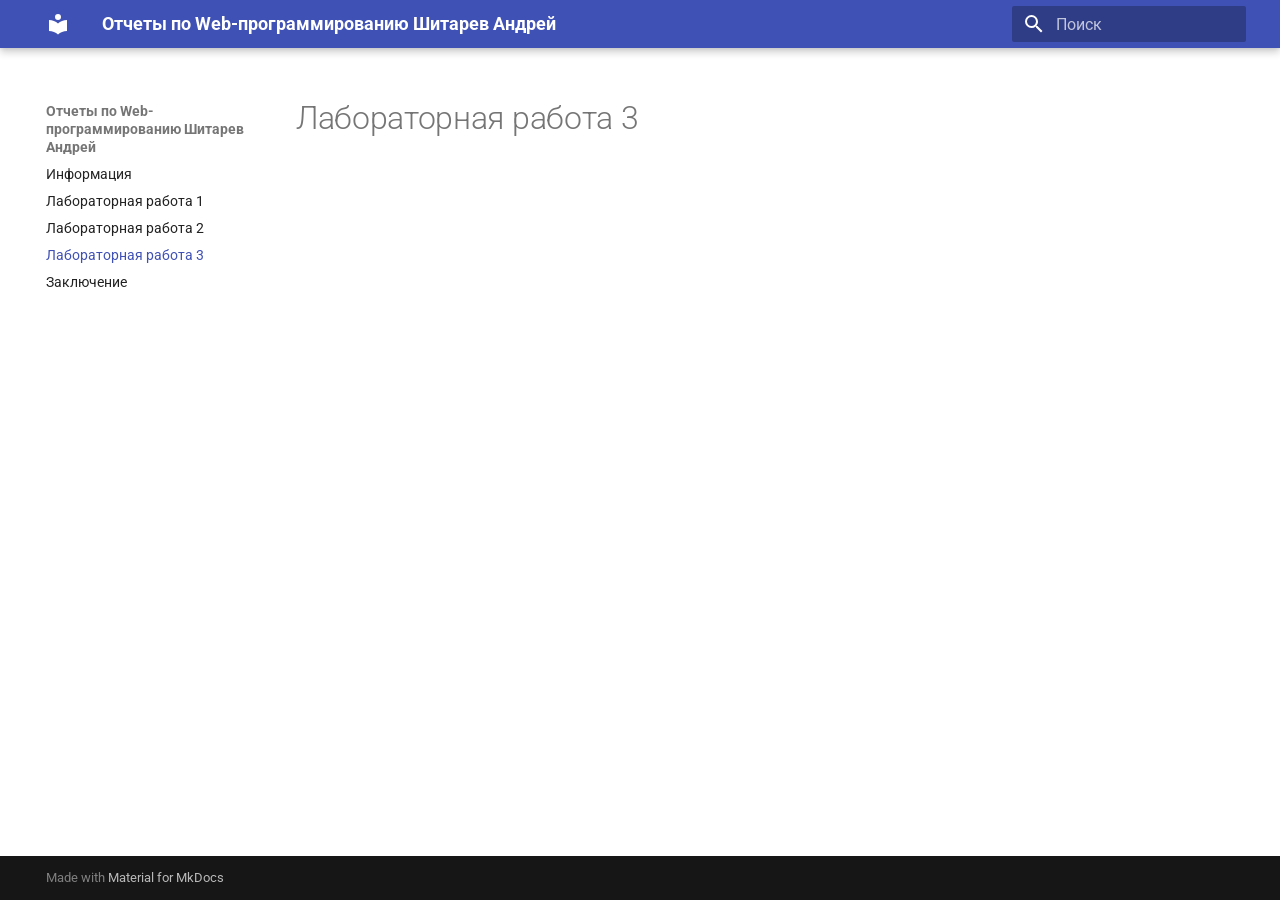
<file: Lab3/index.html>
<!doctype html>
<html lang="ru" class="no-js">
  <head>
    
      <meta charset="utf-8">
      <meta name="viewport" content="width=device-width,initial-scale=1">
      
        <meta name="description" content="Выполнил студент группы K3340 Шитарев Андрей">
      
      
      
      
        <link rel="prev" href="../Lab2/">
      
      
        <link rel="next" href="../conclusion/">
      
      
        
      
      
      <link rel="icon" href="../assets/images/favicon.png">
      <meta name="generator" content="mkdocs-1.6.1, mkdocs-material-9.7.7">
    
    
      
        <title>Лабораторная работа 3 - Отчеты по Web-программированию Шитарев Андрей</title>
      
    
    
      <link rel="stylesheet" href="../assets/stylesheets/main.ec1eaa64.min.css">
      
        
        <link rel="stylesheet" href="../assets/stylesheets/palette.ab4e12ef.min.css">
      
      


    
    
      
    
    
      
        
        
        <link rel="preconnect" href="https://fonts.gstatic.com" crossorigin>
        <link rel="stylesheet" href="https://fonts.googleapis.com/css?family=Roboto:300,300i,400,400i,700,700i%7CRoboto+Mono:400,400i,700,700i&display=fallback">
        <style>:root{--md-text-font:"Roboto";--md-code-font:"Roboto Mono"}</style>
      
    
    
      <link rel="stylesheet" href="../theme/css/custom.css">
    
    <script>__md_scope=new URL("..",location),__md_hash=e=>[...e].reduce(((e,_)=>(e<<5)-e+_.charCodeAt(0)),0),__md_get=(e,_=localStorage,t=__md_scope)=>JSON.parse(_.getItem(t.pathname+"."+e)),__md_set=(e,_,t=localStorage,a=__md_scope)=>{try{t.setItem(a.pathname+"."+e,JSON.stringify(_))}catch(e){}}</script>
    
      

    
    
  </head>
  
  
    
    
      
    
    
    
    
    <body dir="ltr" data-md-color-scheme="default" data-md-color-primary="indigo" data-md-color-accent="indigo">
  
    
    <input class="md-toggle" data-md-toggle="drawer" type="checkbox" id="__drawer" autocomplete="off">
    <input class="md-toggle" data-md-toggle="search" type="checkbox" id="__search" autocomplete="off">
    <label class="md-overlay" for="__drawer"></label>
    <div data-md-component="skip">
      
    </div>
    <div data-md-component="announce">
      
    </div>
    
    
      

  

<header class="md-header md-header--shadow" data-md-component="header">
  <nav class="md-header__inner md-grid" aria-label="Верхний колонтитул">
    <a href=".." title="Отчеты по Web-программированию Шитарев Андрей" class="md-header__button md-logo" aria-label="Отчеты по Web-программированию Шитарев Андрей" data-md-component="logo">
      
  
  <svg xmlns="http://www.w3.org/2000/svg" viewBox="0 0 24 24"><path d="M12 8a3 3 0 0 0 3-3 3 3 0 0 0-3-3 3 3 0 0 0-3 3 3 3 0 0 0 3 3m0 3.54C9.64 9.35 6.5 8 3 8v11c3.5 0 6.64 1.35 9 3.54 2.36-2.19 5.5-3.54 9-3.54V8c-3.5 0-6.64 1.35-9 3.54"/></svg>

    </a>
    <label class="md-header__button md-icon" for="__drawer">
      
      <svg xmlns="http://www.w3.org/2000/svg" viewBox="0 0 24 24"><path d="M3 6h18v2H3zm0 5h18v2H3zm0 5h18v2H3z"/></svg>
    </label>
    <div class="md-header__title" data-md-component="header-title">
      <div class="md-header__ellipsis">
        <div class="md-header__topic">
          <span class="md-ellipsis">
            Отчеты по Web-программированию Шитарев Андрей
          </span>
        </div>
        <div class="md-header__topic" data-md-component="header-topic">
          <span class="md-ellipsis">
            
              Лабораторная работа 3
            
          </span>
        </div>
      </div>
    </div>
    
      
        <form class="md-header__option" data-md-component="palette">
  
    
    
    
    <input class="md-option" data-md-color-media="" data-md-color-scheme="default" data-md-color-primary="indigo" data-md-color-accent="indigo"  aria-hidden="true"  type="radio" name="__palette" id="__palette_0">
    
  
</form>
      
    
    
      <script>var palette=__md_get("__palette");if(palette&&palette.color){if("(prefers-color-scheme)"===palette.color.media){var media=matchMedia("(prefers-color-scheme: light)"),input=document.querySelector(media.matches?"[data-md-color-media='(prefers-color-scheme: light)']":"[data-md-color-media='(prefers-color-scheme: dark)']");palette.color.media=input.getAttribute("data-md-color-media"),palette.color.scheme=input.getAttribute("data-md-color-scheme"),palette.color.primary=input.getAttribute("data-md-color-primary"),palette.color.accent=input.getAttribute("data-md-color-accent")}for(var[key,value]of Object.entries(palette.color))document.body.setAttribute("data-md-color-"+key,value)}</script>
    
    
    
      
      
        <label class="md-header__button md-icon" for="__search">
          
          <svg xmlns="http://www.w3.org/2000/svg" viewBox="0 0 24 24"><path d="M9.5 3A6.5 6.5 0 0 1 16 9.5c0 1.61-.59 3.09-1.56 4.23l.27.27h.79l5 5-1.5 1.5-5-5v-.79l-.27-.27A6.52 6.52 0 0 1 9.5 16 6.5 6.5 0 0 1 3 9.5 6.5 6.5 0 0 1 9.5 3m0 2C7 5 5 7 5 9.5S7 14 9.5 14 14 12 14 9.5 12 5 9.5 5"/></svg>
        </label>
        <div class="md-search" data-md-component="search" role="dialog">
  <label class="md-search__overlay" for="__search"></label>
  <div class="md-search__inner" role="search">
    <form class="md-search__form" name="search">
      <input type="text" class="md-search__input" name="query" aria-label="Поиск" placeholder="Поиск" autocapitalize="off" autocorrect="off" autocomplete="off" spellcheck="false" data-md-component="search-query" required>
      <label class="md-search__icon md-icon" for="__search">
        
        <svg xmlns="http://www.w3.org/2000/svg" viewBox="0 0 24 24"><path d="M9.5 3A6.5 6.5 0 0 1 16 9.5c0 1.61-.59 3.09-1.56 4.23l.27.27h.79l5 5-1.5 1.5-5-5v-.79l-.27-.27A6.52 6.52 0 0 1 9.5 16 6.5 6.5 0 0 1 3 9.5 6.5 6.5 0 0 1 9.5 3m0 2C7 5 5 7 5 9.5S7 14 9.5 14 14 12 14 9.5 12 5 9.5 5"/></svg>
        
        <svg xmlns="http://www.w3.org/2000/svg" viewBox="0 0 24 24"><path d="M20 11v2H8l5.5 5.5-1.42 1.42L4.16 12l7.92-7.92L13.5 5.5 8 11z"/></svg>
      </label>
      <nav class="md-search__options" aria-label="Поиск">
        
        <button type="reset" class="md-search__icon md-icon" title="Очистить" aria-label="Очистить" tabindex="-1">
          
          <svg xmlns="http://www.w3.org/2000/svg" viewBox="0 0 24 24"><path d="M19 6.41 17.59 5 12 10.59 6.41 5 5 6.41 10.59 12 5 17.59 6.41 19 12 13.41 17.59 19 19 17.59 13.41 12z"/></svg>
        </button>
      </nav>
      
    </form>
    <div class="md-search__output">
      <div class="md-search__scrollwrap" tabindex="0" data-md-scrollfix>
        <div class="md-search-result" data-md-component="search-result">
          <div class="md-search-result__meta">
            Инициализация поиска
          </div>
          <ol class="md-search-result__list" role="presentation"></ol>
        </div>
      </div>
    </div>
  </div>
</div>
      
    
    
  </nav>
  
</header>
    
    <div class="md-container" data-md-component="container">
      
      
        
          
        
      
      <main class="md-main" data-md-component="main">
        <div class="md-main__inner md-grid">
          
            
              
              <div class="md-sidebar md-sidebar--primary" data-md-component="sidebar" data-md-type="navigation" >
                <div class="md-sidebar__scrollwrap">
                  <div class="md-sidebar__inner">
                    



<nav class="md-nav md-nav--primary" aria-label="Навигация" data-md-level="0">
  <label class="md-nav__title" for="__drawer">
    <a href=".." title="Отчеты по Web-программированию Шитарев Андрей" class="md-nav__button md-logo" aria-label="Отчеты по Web-программированию Шитарев Андрей" data-md-component="logo">
      
  
  <svg xmlns="http://www.w3.org/2000/svg" viewBox="0 0 24 24"><path d="M12 8a3 3 0 0 0 3-3 3 3 0 0 0-3-3 3 3 0 0 0-3 3 3 3 0 0 0 3 3m0 3.54C9.64 9.35 6.5 8 3 8v11c3.5 0 6.64 1.35 9 3.54 2.36-2.19 5.5-3.54 9-3.54V8c-3.5 0-6.64 1.35-9 3.54"/></svg>

    </a>
    Отчеты по Web-программированию Шитарев Андрей
  </label>
  
  <ul class="md-nav__list" data-md-scrollfix>
    
      
      
  
  
  
  
    <li class="md-nav__item">
      <a href=".." class="md-nav__link">
        
  
  
  <span class="md-ellipsis">
    
  
    Информация
  

    
  </span>
  
  

      </a>
    </li>
  

    
      
      
  
  
  
  
    <li class="md-nav__item">
      <a href="../Lab1/" class="md-nav__link">
        
  
  
  <span class="md-ellipsis">
    
  
    Лабораторная работа 1
  

    
  </span>
  
  

      </a>
    </li>
  

    
      
      
  
  
  
  
    <li class="md-nav__item">
      <a href="../Lab2/" class="md-nav__link">
        
  
  
  <span class="md-ellipsis">
    
  
    Лабораторная работа 2
  

    
  </span>
  
  

      </a>
    </li>
  

    
      
      
  
  
    
  
  
  
    <li class="md-nav__item md-nav__item--active">
      
      <input class="md-nav__toggle md-toggle" type="checkbox" id="__toc">
      
      
      
      <a href="./" class="md-nav__link md-nav__link--active">
        
  
  
  <span class="md-ellipsis">
    
  
    Лабораторная работа 3
  

    
  </span>
  
  

      </a>
      
    </li>
  

    
      
      
  
  
  
  
    <li class="md-nav__item">
      <a href="../conclusion/" class="md-nav__link">
        
  
  
  <span class="md-ellipsis">
    
  
    Заключение
  

    
  </span>
  
  

      </a>
    </li>
  

    
  </ul>
</nav>
                  </div>
                </div>
              </div>
            
            
              
              <div class="md-sidebar md-sidebar--secondary" data-md-component="sidebar" data-md-type="toc" >
                <div class="md-sidebar__scrollwrap">
                  <div class="md-sidebar__inner">
                    

<nav class="md-nav md-nav--secondary" aria-label="Содержание">
  
  
  
  
</nav>
                  </div>
                </div>
              </div>
            
          
          
            <div class="md-content" data-md-component="content">
              
              <article class="md-content__inner md-typeset">
                
                  



  <h1>Лабораторная работа 3</h1>














                
              </article>
            </div>
          
          
<script>var target=document.getElementById(location.hash.slice(1));target&&target.name&&(target.checked=target.name.startsWith("__tabbed_"))</script>
        </div>
        
      </main>
      
        <footer class="md-footer">
  
  <div class="md-footer-meta md-typeset">
    <div class="md-footer-meta__inner md-grid">
      <div class="md-copyright">
  
  
    Made with
    <a href="https://squidfunk.github.io/mkdocs-material/" target="_blank" rel="noopener">
      Material for MkDocs
    </a>
  
</div>
      
    </div>
  </div>
</footer>
      
    </div>
    <div class="md-dialog" data-md-component="dialog">
      <div class="md-dialog__inner md-typeset"></div>
    </div>
    
    
    
      
      
      <script id="__config" type="application/json">{"annotate": null, "base": "..", "features": [], "search": "../assets/javascripts/workers/search.2c215733.min.js", "tags": null, "translations": {"clipboard.copied": "\u0421\u043a\u043e\u043f\u0438\u0440\u043e\u0432\u0430\u043d\u043e \u0432 \u0431\u0443\u0444\u0435\u0440", "clipboard.copy": "\u041a\u043e\u043f\u0438\u0440\u043e\u0432\u0430\u0442\u044c \u0432 \u0431\u0443\u0444\u0435\u0440", "search.result.more.one": "\u0415\u0449\u0451 1 \u043d\u0430 \u044d\u0442\u043e\u0439 \u0441\u0442\u0440\u0430\u043d\u0438\u0446\u0435", "search.result.more.other": "\u0415\u0449\u0451 # \u043d\u0430 \u044d\u0442\u043e\u0439 \u0441\u0442\u0440\u0430\u043d\u0438\u0446\u0435", "search.result.none": "\u0421\u043e\u0432\u043f\u0430\u0434\u0435\u043d\u0438\u0439 \u043d\u0435 \u043d\u0430\u0439\u0434\u0435\u043d\u043e", "search.result.one": "\u041d\u0430\u0439\u0434\u0435\u043d\u043e 1 \u0441\u043e\u0432\u043f\u0430\u0434\u0435\u043d\u0438\u0435", "search.result.other": "\u041d\u0430\u0439\u0434\u0435\u043d\u043e \u0441\u043e\u0432\u043f\u0430\u0434\u0435\u043d\u0438\u0439: #", "search.result.placeholder": "\u041d\u0430\u0447\u043d\u0438\u0442\u0435 \u043f\u0435\u0447\u0430\u0442\u0430\u0442\u044c \u0434\u043b\u044f \u043f\u043e\u0438\u0441\u043a\u0430", "search.result.term.missing": "\u041e\u0442\u0441\u0443\u0442\u0441\u0442\u0432\u0443\u0435\u0442", "select.version": "\u0412\u044b\u0431\u0435\u0440\u0438\u0442\u0435 \u0432\u0435\u0440\u0441\u0438\u044e"}, "version": null}</script>
    
    
      <script src="../assets/javascripts/bundle.d7400e89.min.js"></script>
      
    
  </body>
</html>
</file>
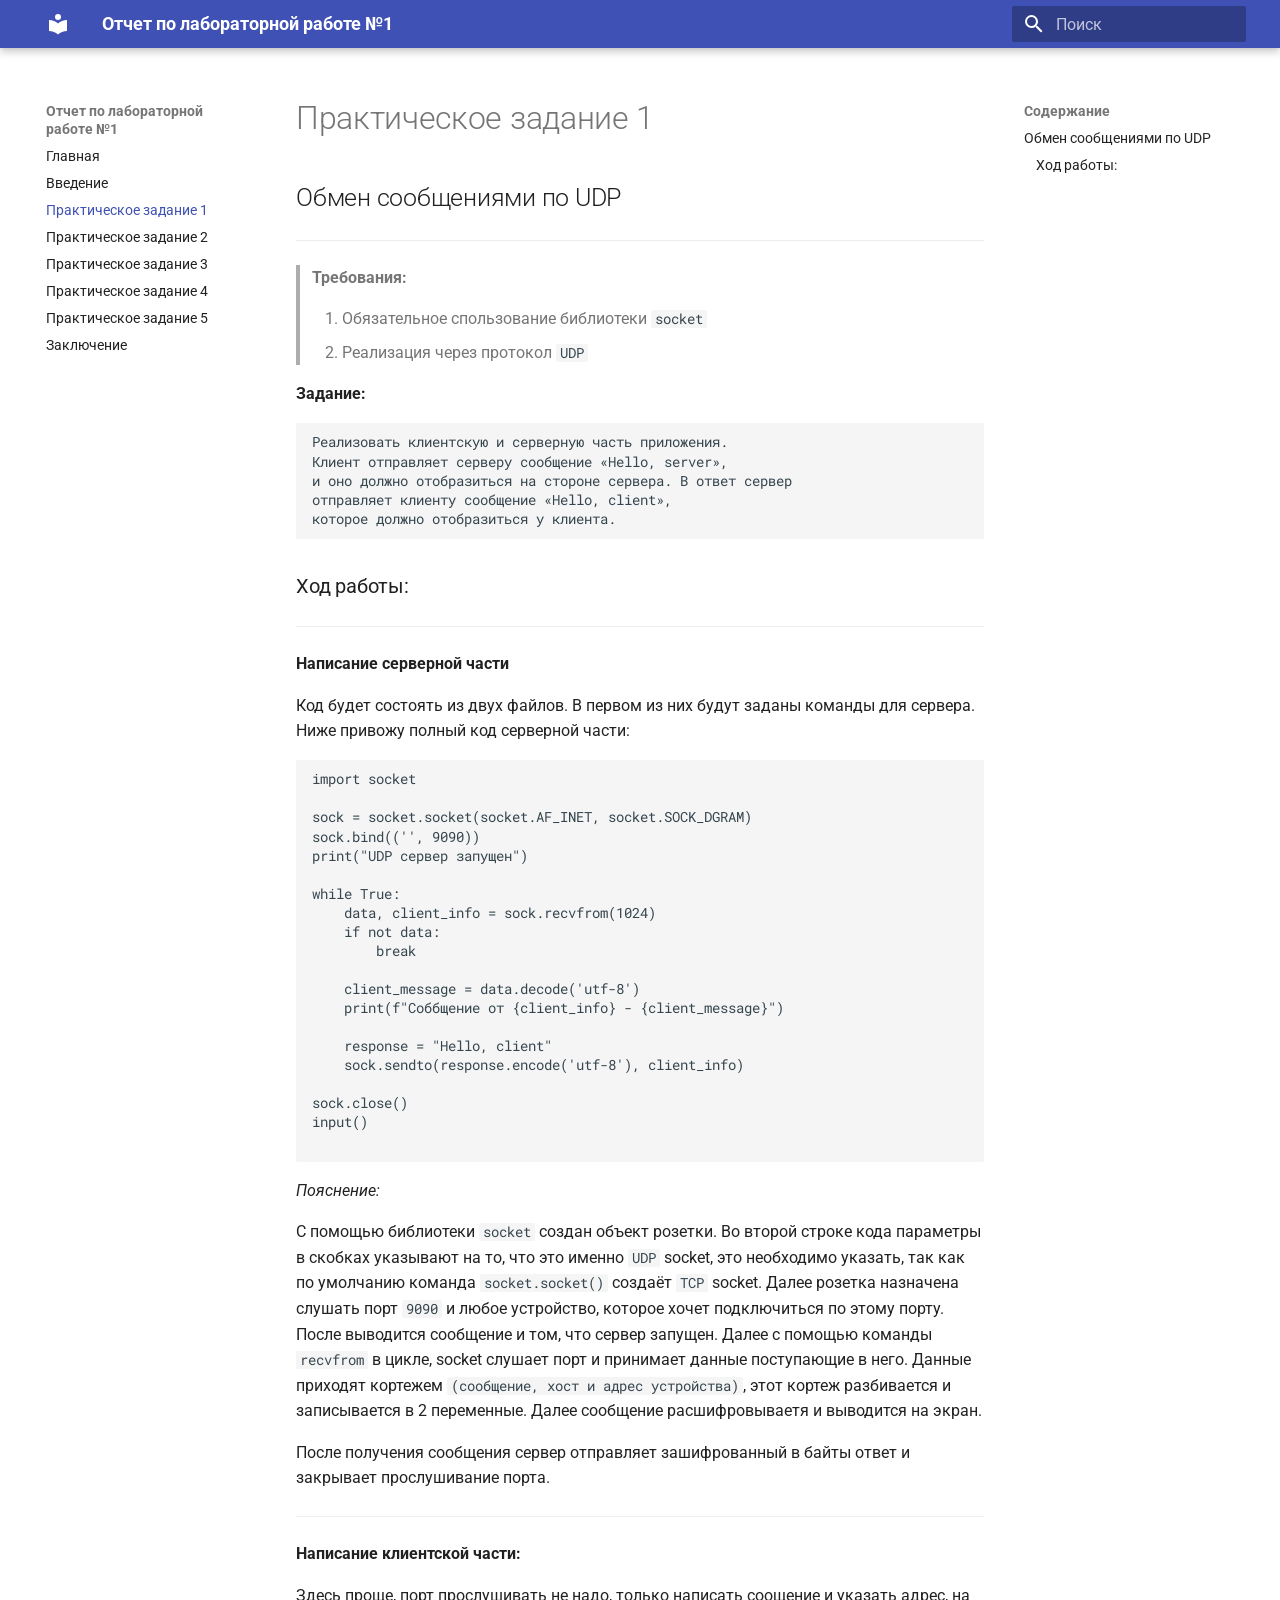
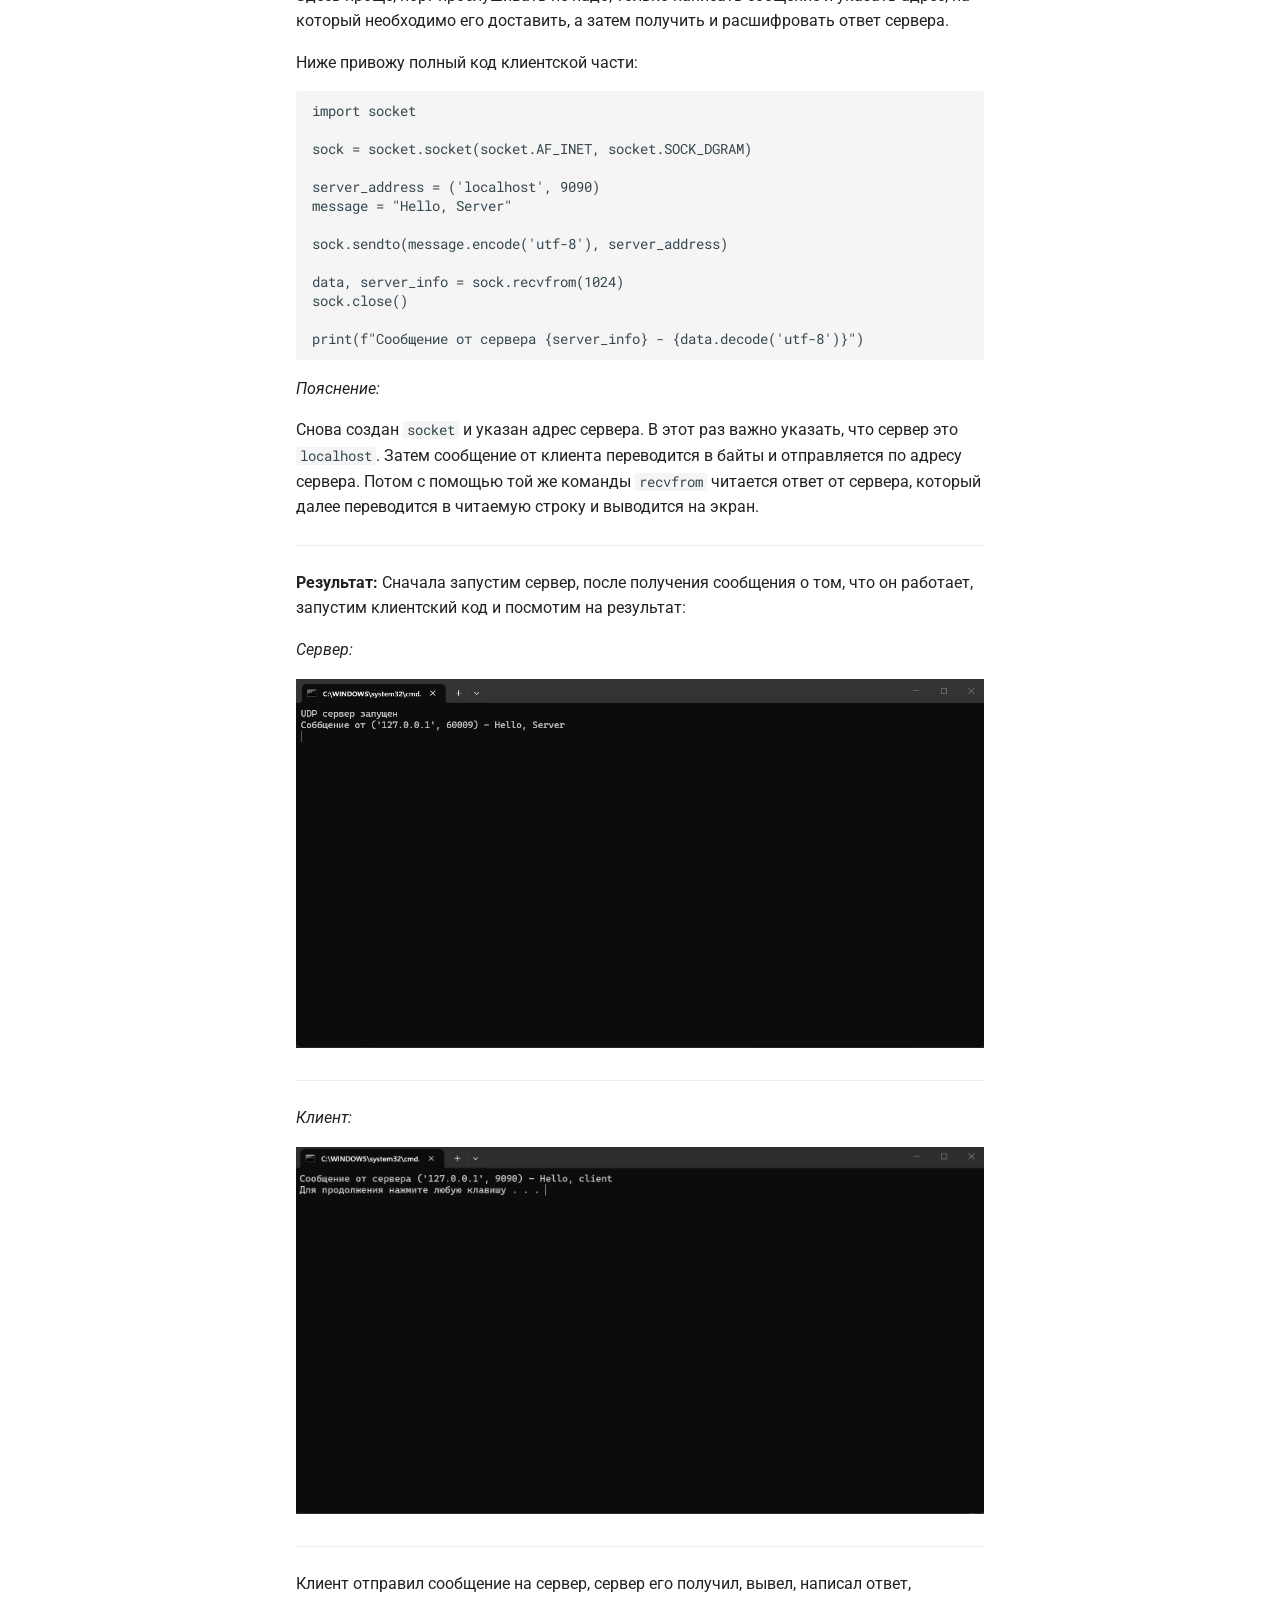
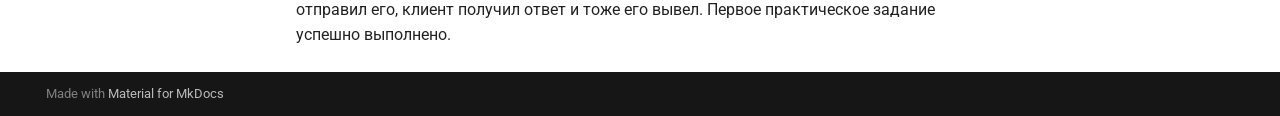
<file: practice1/index.html>
<!doctype html>
<html lang="ru" class="no-js">
  <head>
    
      <meta charset="utf-8">
      <meta name="viewport" content="width=device-width,initial-scale=1">
      
        <meta name="description" content="Выполнил студент группы K3340 Шитарев Андрей">
      
      
      
      
        <link rel="prev" href="../introduction/">
      
      
        <link rel="next" href="../practice2/">
      
      
        
      
      
      <link rel="icon" href="../assets/images/favicon.png">
      <meta name="generator" content="mkdocs-1.6.1, mkdocs-material-9.7.7">
    
    
      
        <title>Практическое задание 1 - Отчет по лабораторной работе №1</title>
      
    
    
      <link rel="stylesheet" href="../assets/stylesheets/main.ec1eaa64.min.css">
      
        
        <link rel="stylesheet" href="../assets/stylesheets/palette.ab4e12ef.min.css">
      
      


    
    
      
    
    
      
        
        
        <link rel="preconnect" href="https://fonts.gstatic.com" crossorigin>
        <link rel="stylesheet" href="https://fonts.googleapis.com/css?family=Roboto:300,300i,400,400i,700,700i%7CRoboto+Mono:400,400i,700,700i&display=fallback">
        <style>:root{--md-text-font:"Roboto";--md-code-font:"Roboto Mono"}</style>
      
    
    
    <script>__md_scope=new URL("..",location),__md_hash=e=>[...e].reduce(((e,_)=>(e<<5)-e+_.charCodeAt(0)),0),__md_get=(e,_=localStorage,t=__md_scope)=>JSON.parse(_.getItem(t.pathname+"."+e)),__md_set=(e,_,t=localStorage,a=__md_scope)=>{try{t.setItem(a.pathname+"."+e,JSON.stringify(_))}catch(e){}}</script>
    
      

    
    
  </head>
  
  
    
    
      
    
    
    
    
    <body dir="ltr" data-md-color-scheme="default" data-md-color-primary="indigo" data-md-color-accent="indigo">
  
    
    <input class="md-toggle" data-md-toggle="drawer" type="checkbox" id="__drawer" autocomplete="off">
    <input class="md-toggle" data-md-toggle="search" type="checkbox" id="__search" autocomplete="off">
    <label class="md-overlay" for="__drawer"></label>
    <div data-md-component="skip">
      
        
        <a href="#1" class="md-skip">
          Перейти к содержанию
        </a>
      
    </div>
    <div data-md-component="announce">
      
    </div>
    
    
      

  

<header class="md-header md-header--shadow" data-md-component="header">
  <nav class="md-header__inner md-grid" aria-label="Верхний колонтитул">
    <a href=".." title="Отчет по лабораторной работе №1" class="md-header__button md-logo" aria-label="Отчет по лабораторной работе №1" data-md-component="logo">
      
  
  <svg xmlns="http://www.w3.org/2000/svg" viewBox="0 0 24 24"><path d="M12 8a3 3 0 0 0 3-3 3 3 0 0 0-3-3 3 3 0 0 0-3 3 3 3 0 0 0 3 3m0 3.54C9.64 9.35 6.5 8 3 8v11c3.5 0 6.64 1.35 9 3.54 2.36-2.19 5.5-3.54 9-3.54V8c-3.5 0-6.64 1.35-9 3.54"/></svg>

    </a>
    <label class="md-header__button md-icon" for="__drawer">
      
      <svg xmlns="http://www.w3.org/2000/svg" viewBox="0 0 24 24"><path d="M3 6h18v2H3zm0 5h18v2H3zm0 5h18v2H3z"/></svg>
    </label>
    <div class="md-header__title" data-md-component="header-title">
      <div class="md-header__ellipsis">
        <div class="md-header__topic">
          <span class="md-ellipsis">
            Отчет по лабораторной работе №1
          </span>
        </div>
        <div class="md-header__topic" data-md-component="header-topic">
          <span class="md-ellipsis">
            
              Практическое задание 1
            
          </span>
        </div>
      </div>
    </div>
    
      
        <form class="md-header__option" data-md-component="palette">
  
    
    
    
    <input class="md-option" data-md-color-media="" data-md-color-scheme="default" data-md-color-primary="indigo" data-md-color-accent="indigo"  aria-hidden="true"  type="radio" name="__palette" id="__palette_0">
    
  
</form>
      
    
    
      <script>var palette=__md_get("__palette");if(palette&&palette.color){if("(prefers-color-scheme)"===palette.color.media){var media=matchMedia("(prefers-color-scheme: light)"),input=document.querySelector(media.matches?"[data-md-color-media='(prefers-color-scheme: light)']":"[data-md-color-media='(prefers-color-scheme: dark)']");palette.color.media=input.getAttribute("data-md-color-media"),palette.color.scheme=input.getAttribute("data-md-color-scheme"),palette.color.primary=input.getAttribute("data-md-color-primary"),palette.color.accent=input.getAttribute("data-md-color-accent")}for(var[key,value]of Object.entries(palette.color))document.body.setAttribute("data-md-color-"+key,value)}</script>
    
    
    
      
      
        <label class="md-header__button md-icon" for="__search">
          
          <svg xmlns="http://www.w3.org/2000/svg" viewBox="0 0 24 24"><path d="M9.5 3A6.5 6.5 0 0 1 16 9.5c0 1.61-.59 3.09-1.56 4.23l.27.27h.79l5 5-1.5 1.5-5-5v-.79l-.27-.27A6.52 6.52 0 0 1 9.5 16 6.5 6.5 0 0 1 3 9.5 6.5 6.5 0 0 1 9.5 3m0 2C7 5 5 7 5 9.5S7 14 9.5 14 14 12 14 9.5 12 5 9.5 5"/></svg>
        </label>
        <div class="md-search" data-md-component="search" role="dialog">
  <label class="md-search__overlay" for="__search"></label>
  <div class="md-search__inner" role="search">
    <form class="md-search__form" name="search">
      <input type="text" class="md-search__input" name="query" aria-label="Поиск" placeholder="Поиск" autocapitalize="off" autocorrect="off" autocomplete="off" spellcheck="false" data-md-component="search-query" required>
      <label class="md-search__icon md-icon" for="__search">
        
        <svg xmlns="http://www.w3.org/2000/svg" viewBox="0 0 24 24"><path d="M9.5 3A6.5 6.5 0 0 1 16 9.5c0 1.61-.59 3.09-1.56 4.23l.27.27h.79l5 5-1.5 1.5-5-5v-.79l-.27-.27A6.52 6.52 0 0 1 9.5 16 6.5 6.5 0 0 1 3 9.5 6.5 6.5 0 0 1 9.5 3m0 2C7 5 5 7 5 9.5S7 14 9.5 14 14 12 14 9.5 12 5 9.5 5"/></svg>
        
        <svg xmlns="http://www.w3.org/2000/svg" viewBox="0 0 24 24"><path d="M20 11v2H8l5.5 5.5-1.42 1.42L4.16 12l7.92-7.92L13.5 5.5 8 11z"/></svg>
      </label>
      <nav class="md-search__options" aria-label="Поиск">
        
        <button type="reset" class="md-search__icon md-icon" title="Очистить" aria-label="Очистить" tabindex="-1">
          
          <svg xmlns="http://www.w3.org/2000/svg" viewBox="0 0 24 24"><path d="M19 6.41 17.59 5 12 10.59 6.41 5 5 6.41 10.59 12 5 17.59 6.41 19 12 13.41 17.59 19 19 17.59 13.41 12z"/></svg>
        </button>
      </nav>
      
    </form>
    <div class="md-search__output">
      <div class="md-search__scrollwrap" tabindex="0" data-md-scrollfix>
        <div class="md-search-result" data-md-component="search-result">
          <div class="md-search-result__meta">
            Инициализация поиска
          </div>
          <ol class="md-search-result__list" role="presentation"></ol>
        </div>
      </div>
    </div>
  </div>
</div>
      
    
    
  </nav>
  
</header>
    
    <div class="md-container" data-md-component="container">
      
      
        
          
        
      
      <main class="md-main" data-md-component="main">
        <div class="md-main__inner md-grid">
          
            
              
              <div class="md-sidebar md-sidebar--primary" data-md-component="sidebar" data-md-type="navigation" >
                <div class="md-sidebar__scrollwrap">
                  <div class="md-sidebar__inner">
                    



<nav class="md-nav md-nav--primary" aria-label="Навигация" data-md-level="0">
  <label class="md-nav__title" for="__drawer">
    <a href=".." title="Отчет по лабораторной работе №1" class="md-nav__button md-logo" aria-label="Отчет по лабораторной работе №1" data-md-component="logo">
      
  
  <svg xmlns="http://www.w3.org/2000/svg" viewBox="0 0 24 24"><path d="M12 8a3 3 0 0 0 3-3 3 3 0 0 0-3-3 3 3 0 0 0-3 3 3 3 0 0 0 3 3m0 3.54C9.64 9.35 6.5 8 3 8v11c3.5 0 6.64 1.35 9 3.54 2.36-2.19 5.5-3.54 9-3.54V8c-3.5 0-6.64 1.35-9 3.54"/></svg>

    </a>
    Отчет по лабораторной работе №1
  </label>
  
  <ul class="md-nav__list" data-md-scrollfix>
    
      
      
  
  
  
  
    <li class="md-nav__item">
      <a href=".." class="md-nav__link">
        
  
  
  <span class="md-ellipsis">
    
  
    Главная
  

    
  </span>
  
  

      </a>
    </li>
  

    
      
      
  
  
  
  
    <li class="md-nav__item">
      <a href="../introduction/" class="md-nav__link">
        
  
  
  <span class="md-ellipsis">
    
  
    Введение
  

    
  </span>
  
  

      </a>
    </li>
  

    
      
      
  
  
    
  
  
  
    <li class="md-nav__item md-nav__item--active">
      
      <input class="md-nav__toggle md-toggle" type="checkbox" id="__toc">
      
      
        
      
      
        <label class="md-nav__link md-nav__link--active" for="__toc">
          
  
  
  <span class="md-ellipsis">
    
  
    Практическое задание 1
  

    
  </span>
  
  

          <span class="md-nav__icon md-icon"></span>
        </label>
      
      <a href="./" class="md-nav__link md-nav__link--active">
        
  
  
  <span class="md-ellipsis">
    
  
    Практическое задание 1
  

    
  </span>
  
  

      </a>
      
        

<nav class="md-nav md-nav--secondary" aria-label="Содержание">
  
  
  
    
  
  
    <label class="md-nav__title" for="__toc">
      <span class="md-nav__icon md-icon"></span>
      Содержание
    </label>
    <ul class="md-nav__list" data-md-component="toc" data-md-scrollfix>
      
        <li class="md-nav__item">
  <a href="#udp" class="md-nav__link">
    <span class="md-ellipsis">
      
        Обмен сообщениями по UDP
      
    </span>
  </a>
  
    <nav class="md-nav" aria-label="Обмен сообщениями по UDP">
      <ul class="md-nav__list">
        
          <li class="md-nav__item">
  <a href="#_1" class="md-nav__link">
    <span class="md-ellipsis">
      
        Ход работы:
      
    </span>
  </a>
  
</li>
        
      </ul>
    </nav>
  
</li>
      
    </ul>
  
</nav>
      
    </li>
  

    
      
      
  
  
  
  
    <li class="md-nav__item">
      <a href="../practice2/" class="md-nav__link">
        
  
  
  <span class="md-ellipsis">
    
  
    Практическое задание 2
  

    
  </span>
  
  

      </a>
    </li>
  

    
      
      
  
  
  
  
    <li class="md-nav__item">
      <a href="../practice3/" class="md-nav__link">
        
  
  
  <span class="md-ellipsis">
    
  
    Практическое задание 3
  

    
  </span>
  
  

      </a>
    </li>
  

    
      
      
  
  
  
  
    <li class="md-nav__item">
      <a href="../practice4/" class="md-nav__link">
        
  
  
  <span class="md-ellipsis">
    
  
    Практическое задание 4
  

    
  </span>
  
  

      </a>
    </li>
  

    
      
      
  
  
  
  
    <li class="md-nav__item">
      <a href="../practice5/" class="md-nav__link">
        
  
  
  <span class="md-ellipsis">
    
  
    Практическое задание 5
  

    
  </span>
  
  

      </a>
    </li>
  

    
      
      
  
  
  
  
    <li class="md-nav__item">
      <a href="../conclusion/" class="md-nav__link">
        
  
  
  <span class="md-ellipsis">
    
  
    Заключение
  

    
  </span>
  
  

      </a>
    </li>
  

    
  </ul>
</nav>
                  </div>
                </div>
              </div>
            
            
              
              <div class="md-sidebar md-sidebar--secondary" data-md-component="sidebar" data-md-type="toc" >
                <div class="md-sidebar__scrollwrap">
                  <div class="md-sidebar__inner">
                    

<nav class="md-nav md-nav--secondary" aria-label="Содержание">
  
  
  
    
  
  
    <label class="md-nav__title" for="__toc">
      <span class="md-nav__icon md-icon"></span>
      Содержание
    </label>
    <ul class="md-nav__list" data-md-component="toc" data-md-scrollfix>
      
        <li class="md-nav__item">
  <a href="#udp" class="md-nav__link">
    <span class="md-ellipsis">
      
        Обмен сообщениями по UDP
      
    </span>
  </a>
  
    <nav class="md-nav" aria-label="Обмен сообщениями по UDP">
      <ul class="md-nav__list">
        
          <li class="md-nav__item">
  <a href="#_1" class="md-nav__link">
    <span class="md-ellipsis">
      
        Ход работы:
      
    </span>
  </a>
  
</li>
        
      </ul>
    </nav>
  
</li>
      
    </ul>
  
</nav>
                  </div>
                </div>
              </div>
            
          
          
            <div class="md-content" data-md-component="content">
              
              <article class="md-content__inner md-typeset">
                
                  



<h1 id="1">Практическое задание 1</h1>
<h2 id="udp">Обмен сообщениями по UDP</h2>
<hr />
<blockquote>
<p><strong>Требования:</strong></p>
<ol>
<li>Обязательное спользование библиотеки <code>socket</code></li>
<li>Реализация через протокол <code>UDP</code></li>
</ol>
</blockquote>
<p><strong>Задание:</strong></p>
<pre><code>Реализовать клиентскую и серверную часть приложения. 
Клиент отправляет серверу сообщение «Hello, server», 
и оно должно отобразиться на стороне сервера. В ответ сервер 
отправляет клиенту сообщение «Hello, client», 
которое должно отобразиться у клиента.
</code></pre>
<h3 id="_1">Ход работы:</h3>
<hr />
<p><strong>Написание серверной части</strong></p>
<p>Код будет состоять из двух файлов. В первом из них будут заданы команды для сервера. 
Ниже привожу полный код серверной части:</p>
<pre><code>import socket

sock = socket.socket(socket.AF_INET, socket.SOCK_DGRAM)
sock.bind(('', 9090))
print(&quot;UDP сервер запущен&quot;)

while True:
    data, client_info = sock.recvfrom(1024)
    if not data:
        break

    client_message = data.decode('utf-8')
    print(f&quot;Соббщение от {client_info} - {client_message}&quot;)

    response = &quot;Hello, client&quot;
    sock.sendto(response.encode('utf-8'), client_info)

sock.close()
input()

</code></pre>
<p><em>Пояснение:</em> </p>
<p>С помощью библиотеки <code>socket</code> создан объект розетки. Во второй строке кода параметры в скобках
указывают на то, что это именно <code>UDP</code> socket, это необходимо указать, так как по умолчанию команда
<code>socket.socket()</code> создаёт <code>TCP</code> socket. Далее розетка назначена слушать порт <code>9090</code> и любое
устройство, которое хочет подключиться по этому порту. После выводится сообщение и том, что сервер запущен.
Далее с помощью команды <code>recvfrom</code> в цикле, socket слушает порт и принимает данные поступающие в него.
Данные приходят кортежем <code>(сообщение, хост и адрес устройства)</code>, этот кортеж разбивается и записывается в
2 переменные. Далее сообщение расшифровываетя и выводится на экран.</p>
<p>После получения сообщения сервер отправляет зашифрованный в байты ответ и закрывает прослушивание порта.</p>
<hr />
<p><strong>Написание клиентской части:</strong></p>
<p>Здесь проще, порт прослушивать не надо, только написать соощение и указать адрес, на который необходимо его доставить, а затем получить и расшифровать ответ сервера.</p>
<p>Ниже привожу полный код клиентской части:</p>
<pre><code>import socket

sock = socket.socket(socket.AF_INET, socket.SOCK_DGRAM)

server_address = ('localhost', 9090)
message = &quot;Hello, Server&quot;

sock.sendto(message.encode('utf-8'), server_address)

data, server_info = sock.recvfrom(1024)
sock.close()

print(f&quot;Сообщение от сервера {server_info} - {data.decode('utf-8')}&quot;)
</code></pre>
<p><em>Пояснение:</em></p>
<p>Снова создан <code>socket</code> и указан адрес сервера. В этот раз важно указать, что сервер это <code>localhost</code>. Затем сообщение от клиента переводится в байты и
отправляется по адресу сервера. Потом с помощью той же команды <code>recvfrom</code> читается ответ от сервера, который далее переводится в читаемую строку и выводится на экран.</p>
<hr />
<p><strong>Результат:</strong>
Сначала запустим сервер, после получения сообщения о том, что он работает, запустим клиентский код и посмотим на результат:</p>
<p><em>Сервер:</em></p>
<p><img alt="alt text" src="../%D0%A1%D0%B5%D1%80%D0%B2%D0%B5%D1%801.png" /></p>
<hr />
<p><em>Клиент:</em></p>
<p><img alt="alt text" src="../%D0%9A%D0%BB%D0%B8%D0%B5%D0%BD%D1%821.png" /></p>
<hr />
<p>Клиент отправил сообщение на сервер, сервер его получил, вывел, написал ответ, отправил его, клиент получил ответ и тоже его вывел. Первое практическое задание успешно выполнено.</p>












                
              </article>
            </div>
          
          
<script>var target=document.getElementById(location.hash.slice(1));target&&target.name&&(target.checked=target.name.startsWith("__tabbed_"))</script>
        </div>
        
      </main>
      
        <footer class="md-footer">
  
  <div class="md-footer-meta md-typeset">
    <div class="md-footer-meta__inner md-grid">
      <div class="md-copyright">
  
  
    Made with
    <a href="https://squidfunk.github.io/mkdocs-material/" target="_blank" rel="noopener">
      Material for MkDocs
    </a>
  
</div>
      
    </div>
  </div>
</footer>
      
    </div>
    <div class="md-dialog" data-md-component="dialog">
      <div class="md-dialog__inner md-typeset"></div>
    </div>
    
    
    
      
      
      <script id="__config" type="application/json">{"annotate": null, "base": "..", "features": [], "search": "../assets/javascripts/workers/search.2c215733.min.js", "tags": null, "translations": {"clipboard.copied": "\u0421\u043a\u043e\u043f\u0438\u0440\u043e\u0432\u0430\u043d\u043e \u0432 \u0431\u0443\u0444\u0435\u0440", "clipboard.copy": "\u041a\u043e\u043f\u0438\u0440\u043e\u0432\u0430\u0442\u044c \u0432 \u0431\u0443\u0444\u0435\u0440", "search.result.more.one": "\u0415\u0449\u0451 1 \u043d\u0430 \u044d\u0442\u043e\u0439 \u0441\u0442\u0440\u0430\u043d\u0438\u0446\u0435", "search.result.more.other": "\u0415\u0449\u0451 # \u043d\u0430 \u044d\u0442\u043e\u0439 \u0441\u0442\u0440\u0430\u043d\u0438\u0446\u0435", "search.result.none": "\u0421\u043e\u0432\u043f\u0430\u0434\u0435\u043d\u0438\u0439 \u043d\u0435 \u043d\u0430\u0439\u0434\u0435\u043d\u043e", "search.result.one": "\u041d\u0430\u0439\u0434\u0435\u043d\u043e 1 \u0441\u043e\u0432\u043f\u0430\u0434\u0435\u043d\u0438\u0435", "search.result.other": "\u041d\u0430\u0439\u0434\u0435\u043d\u043e \u0441\u043e\u0432\u043f\u0430\u0434\u0435\u043d\u0438\u0439: #", "search.result.placeholder": "\u041d\u0430\u0447\u043d\u0438\u0442\u0435 \u043f\u0435\u0447\u0430\u0442\u0430\u0442\u044c \u0434\u043b\u044f \u043f\u043e\u0438\u0441\u043a\u0430", "search.result.term.missing": "\u041e\u0442\u0441\u0443\u0442\u0441\u0442\u0432\u0443\u0435\u0442", "select.version": "\u0412\u044b\u0431\u0435\u0440\u0438\u0442\u0435 \u0432\u0435\u0440\u0441\u0438\u044e"}, "version": null}</script>
    
    
      <script src="../assets/javascripts/bundle.d7400e89.min.js"></script>
      
    
  </body>
</html>
</file>
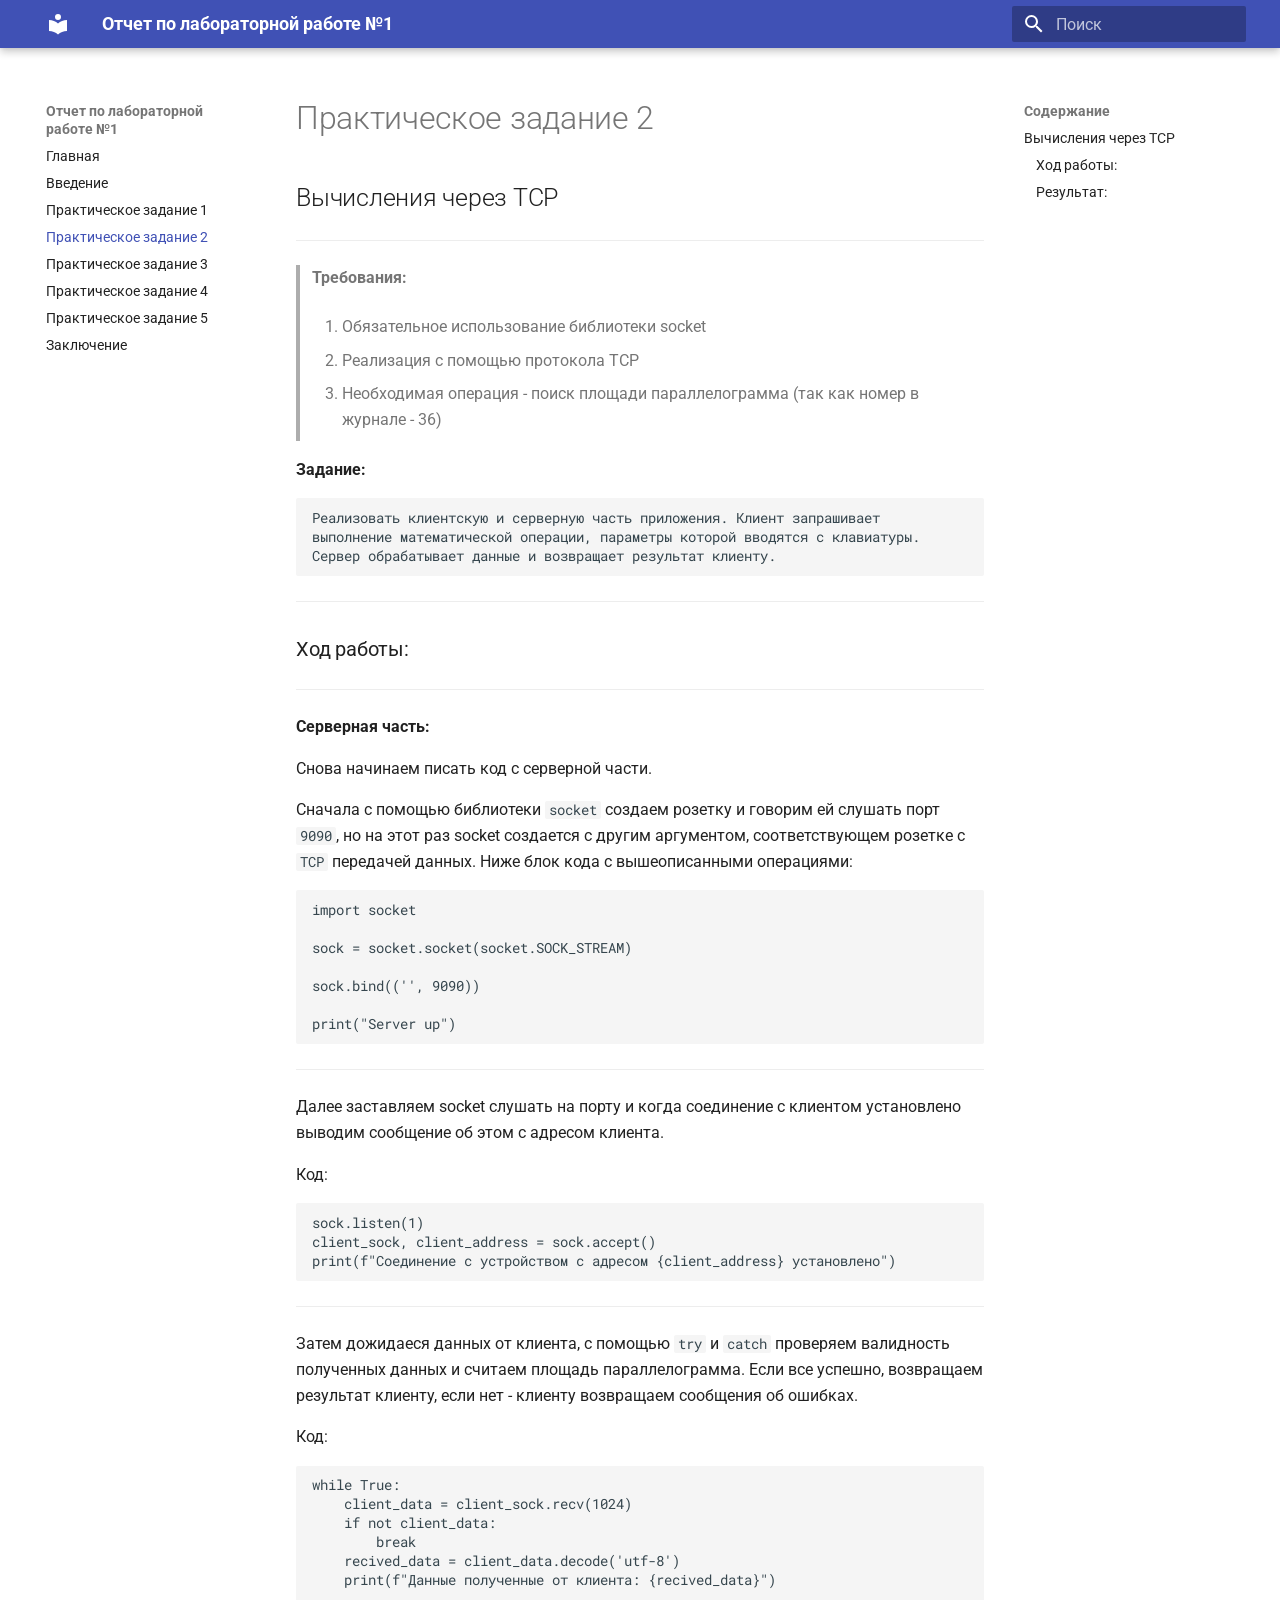
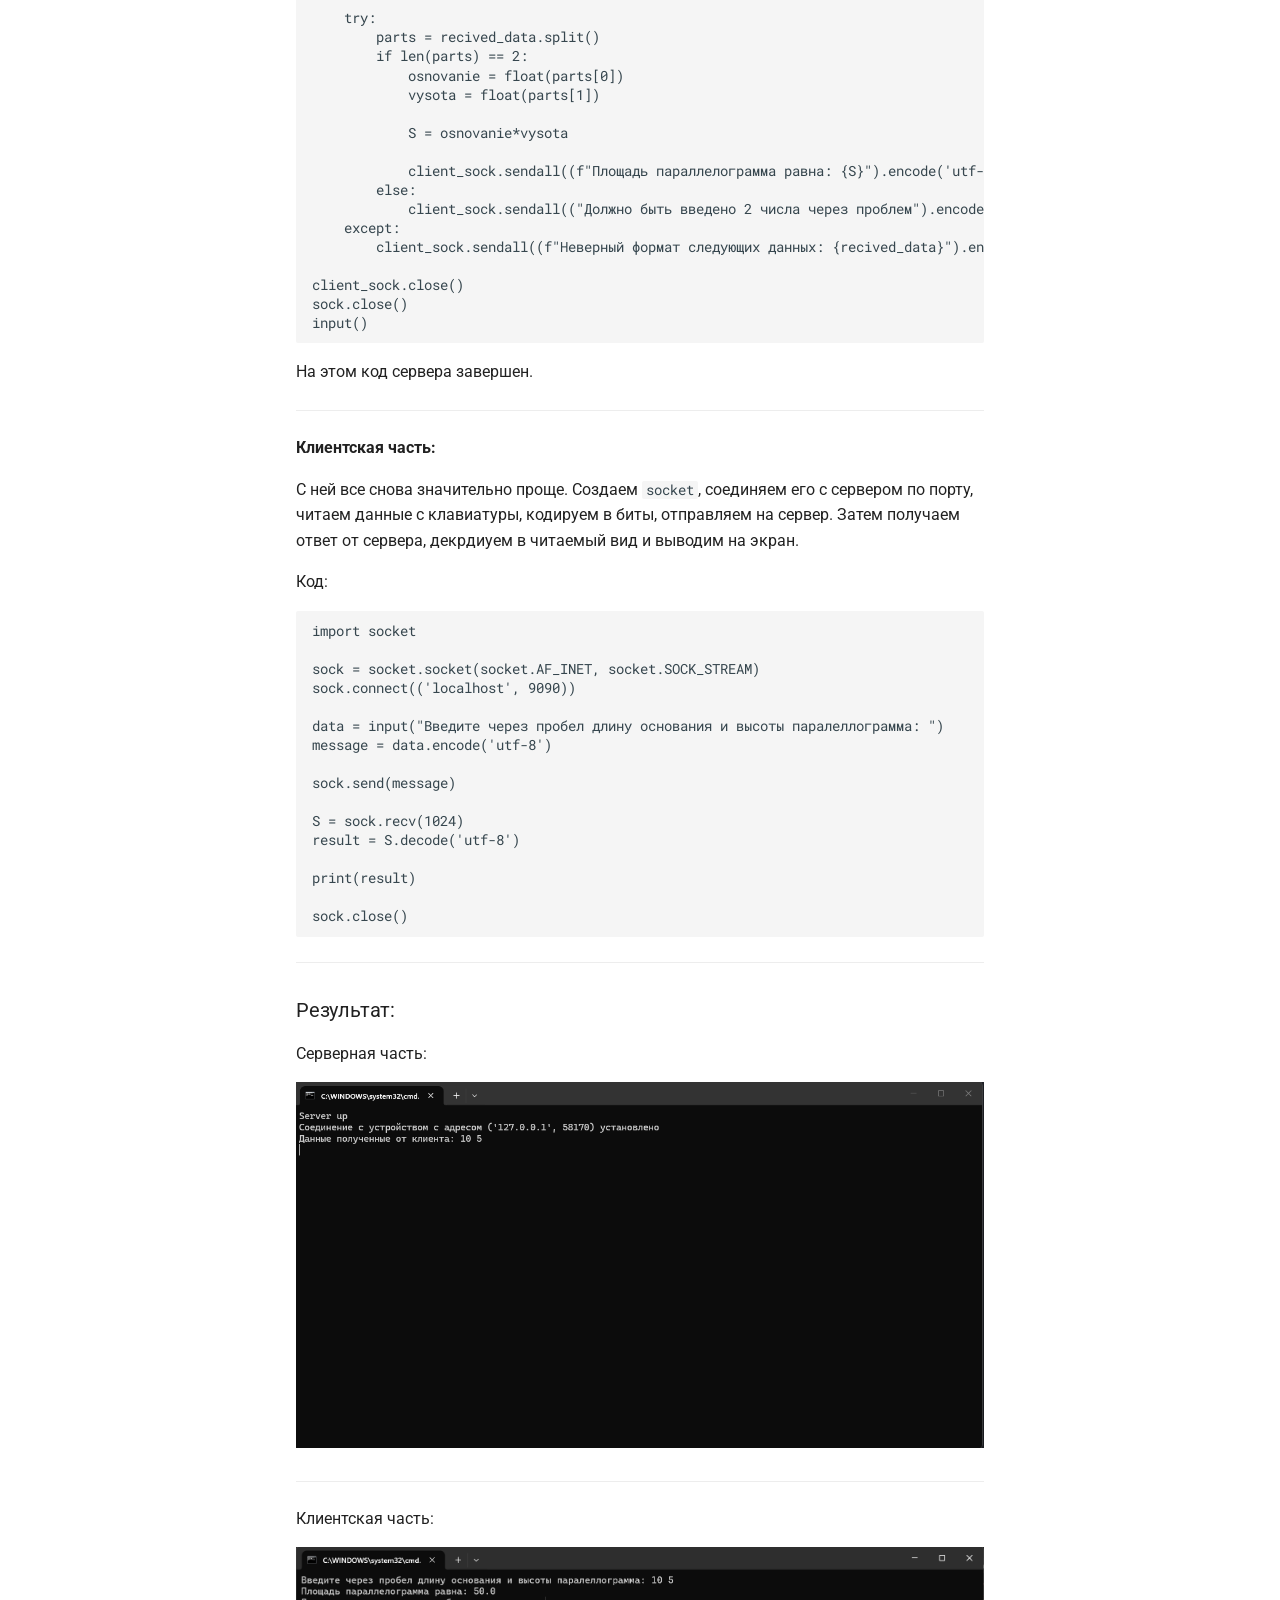
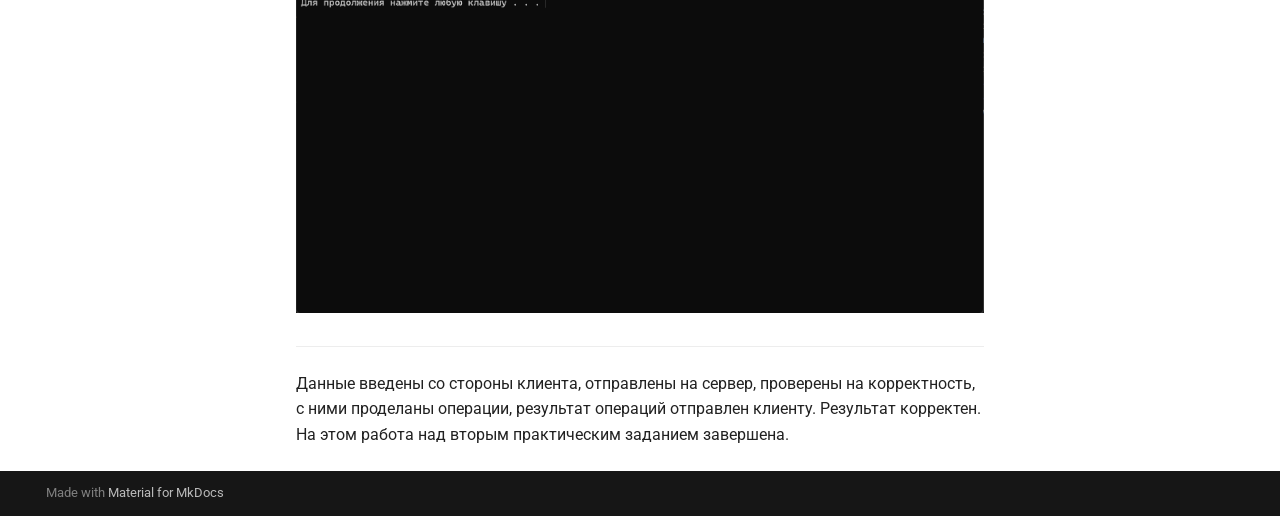
<file: practice2/index.html>
<!doctype html>
<html lang="ru" class="no-js">
  <head>
    
      <meta charset="utf-8">
      <meta name="viewport" content="width=device-width,initial-scale=1">
      
        <meta name="description" content="Выполнил студент группы K3340 Шитарев Андрей">
      
      
      
      
        <link rel="prev" href="../practice1/">
      
      
        <link rel="next" href="../practice3/">
      
      
        
      
      
      <link rel="icon" href="../assets/images/favicon.png">
      <meta name="generator" content="mkdocs-1.6.1, mkdocs-material-9.7.7">
    
    
      
        <title>Практическое задание 2 - Отчет по лабораторной работе №1</title>
      
    
    
      <link rel="stylesheet" href="../assets/stylesheets/main.ec1eaa64.min.css">
      
        
        <link rel="stylesheet" href="../assets/stylesheets/palette.ab4e12ef.min.css">
      
      


    
    
      
    
    
      
        
        
        <link rel="preconnect" href="https://fonts.gstatic.com" crossorigin>
        <link rel="stylesheet" href="https://fonts.googleapis.com/css?family=Roboto:300,300i,400,400i,700,700i%7CRoboto+Mono:400,400i,700,700i&display=fallback">
        <style>:root{--md-text-font:"Roboto";--md-code-font:"Roboto Mono"}</style>
      
    
    
    <script>__md_scope=new URL("..",location),__md_hash=e=>[...e].reduce(((e,_)=>(e<<5)-e+_.charCodeAt(0)),0),__md_get=(e,_=localStorage,t=__md_scope)=>JSON.parse(_.getItem(t.pathname+"."+e)),__md_set=(e,_,t=localStorage,a=__md_scope)=>{try{t.setItem(a.pathname+"."+e,JSON.stringify(_))}catch(e){}}</script>
    
      

    
    
  </head>
  
  
    
    
      
    
    
    
    
    <body dir="ltr" data-md-color-scheme="default" data-md-color-primary="indigo" data-md-color-accent="indigo">
  
    
    <input class="md-toggle" data-md-toggle="drawer" type="checkbox" id="__drawer" autocomplete="off">
    <input class="md-toggle" data-md-toggle="search" type="checkbox" id="__search" autocomplete="off">
    <label class="md-overlay" for="__drawer"></label>
    <div data-md-component="skip">
      
        
        <a href="#tcp" class="md-skip">
          Перейти к содержанию
        </a>
      
    </div>
    <div data-md-component="announce">
      
    </div>
    
    
      

  

<header class="md-header md-header--shadow" data-md-component="header">
  <nav class="md-header__inner md-grid" aria-label="Верхний колонтитул">
    <a href=".." title="Отчет по лабораторной работе №1" class="md-header__button md-logo" aria-label="Отчет по лабораторной работе №1" data-md-component="logo">
      
  
  <svg xmlns="http://www.w3.org/2000/svg" viewBox="0 0 24 24"><path d="M12 8a3 3 0 0 0 3-3 3 3 0 0 0-3-3 3 3 0 0 0-3 3 3 3 0 0 0 3 3m0 3.54C9.64 9.35 6.5 8 3 8v11c3.5 0 6.64 1.35 9 3.54 2.36-2.19 5.5-3.54 9-3.54V8c-3.5 0-6.64 1.35-9 3.54"/></svg>

    </a>
    <label class="md-header__button md-icon" for="__drawer">
      
      <svg xmlns="http://www.w3.org/2000/svg" viewBox="0 0 24 24"><path d="M3 6h18v2H3zm0 5h18v2H3zm0 5h18v2H3z"/></svg>
    </label>
    <div class="md-header__title" data-md-component="header-title">
      <div class="md-header__ellipsis">
        <div class="md-header__topic">
          <span class="md-ellipsis">
            Отчет по лабораторной работе №1
          </span>
        </div>
        <div class="md-header__topic" data-md-component="header-topic">
          <span class="md-ellipsis">
            
              Практическое задание 2
            
          </span>
        </div>
      </div>
    </div>
    
      
        <form class="md-header__option" data-md-component="palette">
  
    
    
    
    <input class="md-option" data-md-color-media="" data-md-color-scheme="default" data-md-color-primary="indigo" data-md-color-accent="indigo"  aria-hidden="true"  type="radio" name="__palette" id="__palette_0">
    
  
</form>
      
    
    
      <script>var palette=__md_get("__palette");if(palette&&palette.color){if("(prefers-color-scheme)"===palette.color.media){var media=matchMedia("(prefers-color-scheme: light)"),input=document.querySelector(media.matches?"[data-md-color-media='(prefers-color-scheme: light)']":"[data-md-color-media='(prefers-color-scheme: dark)']");palette.color.media=input.getAttribute("data-md-color-media"),palette.color.scheme=input.getAttribute("data-md-color-scheme"),palette.color.primary=input.getAttribute("data-md-color-primary"),palette.color.accent=input.getAttribute("data-md-color-accent")}for(var[key,value]of Object.entries(palette.color))document.body.setAttribute("data-md-color-"+key,value)}</script>
    
    
    
      
      
        <label class="md-header__button md-icon" for="__search">
          
          <svg xmlns="http://www.w3.org/2000/svg" viewBox="0 0 24 24"><path d="M9.5 3A6.5 6.5 0 0 1 16 9.5c0 1.61-.59 3.09-1.56 4.23l.27.27h.79l5 5-1.5 1.5-5-5v-.79l-.27-.27A6.52 6.52 0 0 1 9.5 16 6.5 6.5 0 0 1 3 9.5 6.5 6.5 0 0 1 9.5 3m0 2C7 5 5 7 5 9.5S7 14 9.5 14 14 12 14 9.5 12 5 9.5 5"/></svg>
        </label>
        <div class="md-search" data-md-component="search" role="dialog">
  <label class="md-search__overlay" for="__search"></label>
  <div class="md-search__inner" role="search">
    <form class="md-search__form" name="search">
      <input type="text" class="md-search__input" name="query" aria-label="Поиск" placeholder="Поиск" autocapitalize="off" autocorrect="off" autocomplete="off" spellcheck="false" data-md-component="search-query" required>
      <label class="md-search__icon md-icon" for="__search">
        
        <svg xmlns="http://www.w3.org/2000/svg" viewBox="0 0 24 24"><path d="M9.5 3A6.5 6.5 0 0 1 16 9.5c0 1.61-.59 3.09-1.56 4.23l.27.27h.79l5 5-1.5 1.5-5-5v-.79l-.27-.27A6.52 6.52 0 0 1 9.5 16 6.5 6.5 0 0 1 3 9.5 6.5 6.5 0 0 1 9.5 3m0 2C7 5 5 7 5 9.5S7 14 9.5 14 14 12 14 9.5 12 5 9.5 5"/></svg>
        
        <svg xmlns="http://www.w3.org/2000/svg" viewBox="0 0 24 24"><path d="M20 11v2H8l5.5 5.5-1.42 1.42L4.16 12l7.92-7.92L13.5 5.5 8 11z"/></svg>
      </label>
      <nav class="md-search__options" aria-label="Поиск">
        
        <button type="reset" class="md-search__icon md-icon" title="Очистить" aria-label="Очистить" tabindex="-1">
          
          <svg xmlns="http://www.w3.org/2000/svg" viewBox="0 0 24 24"><path d="M19 6.41 17.59 5 12 10.59 6.41 5 5 6.41 10.59 12 5 17.59 6.41 19 12 13.41 17.59 19 19 17.59 13.41 12z"/></svg>
        </button>
      </nav>
      
    </form>
    <div class="md-search__output">
      <div class="md-search__scrollwrap" tabindex="0" data-md-scrollfix>
        <div class="md-search-result" data-md-component="search-result">
          <div class="md-search-result__meta">
            Инициализация поиска
          </div>
          <ol class="md-search-result__list" role="presentation"></ol>
        </div>
      </div>
    </div>
  </div>
</div>
      
    
    
  </nav>
  
</header>
    
    <div class="md-container" data-md-component="container">
      
      
        
          
        
      
      <main class="md-main" data-md-component="main">
        <div class="md-main__inner md-grid">
          
            
              
              <div class="md-sidebar md-sidebar--primary" data-md-component="sidebar" data-md-type="navigation" >
                <div class="md-sidebar__scrollwrap">
                  <div class="md-sidebar__inner">
                    



<nav class="md-nav md-nav--primary" aria-label="Навигация" data-md-level="0">
  <label class="md-nav__title" for="__drawer">
    <a href=".." title="Отчет по лабораторной работе №1" class="md-nav__button md-logo" aria-label="Отчет по лабораторной работе №1" data-md-component="logo">
      
  
  <svg xmlns="http://www.w3.org/2000/svg" viewBox="0 0 24 24"><path d="M12 8a3 3 0 0 0 3-3 3 3 0 0 0-3-3 3 3 0 0 0-3 3 3 3 0 0 0 3 3m0 3.54C9.64 9.35 6.5 8 3 8v11c3.5 0 6.64 1.35 9 3.54 2.36-2.19 5.5-3.54 9-3.54V8c-3.5 0-6.64 1.35-9 3.54"/></svg>

    </a>
    Отчет по лабораторной работе №1
  </label>
  
  <ul class="md-nav__list" data-md-scrollfix>
    
      
      
  
  
  
  
    <li class="md-nav__item">
      <a href=".." class="md-nav__link">
        
  
  
  <span class="md-ellipsis">
    
  
    Главная
  

    
  </span>
  
  

      </a>
    </li>
  

    
      
      
  
  
  
  
    <li class="md-nav__item">
      <a href="../introduction/" class="md-nav__link">
        
  
  
  <span class="md-ellipsis">
    
  
    Введение
  

    
  </span>
  
  

      </a>
    </li>
  

    
      
      
  
  
  
  
    <li class="md-nav__item">
      <a href="../practice1/" class="md-nav__link">
        
  
  
  <span class="md-ellipsis">
    
  
    Практическое задание 1
  

    
  </span>
  
  

      </a>
    </li>
  

    
      
      
  
  
    
  
  
  
    <li class="md-nav__item md-nav__item--active">
      
      <input class="md-nav__toggle md-toggle" type="checkbox" id="__toc">
      
      
      
        <label class="md-nav__link md-nav__link--active" for="__toc">
          
  
  
  <span class="md-ellipsis">
    
  
    Практическое задание 2
  

    
  </span>
  
  

          <span class="md-nav__icon md-icon"></span>
        </label>
      
      <a href="./" class="md-nav__link md-nav__link--active">
        
  
  
  <span class="md-ellipsis">
    
  
    Практическое задание 2
  

    
  </span>
  
  

      </a>
      
        

<nav class="md-nav md-nav--secondary" aria-label="Содержание">
  
  
  
  
    <label class="md-nav__title" for="__toc">
      <span class="md-nav__icon md-icon"></span>
      Содержание
    </label>
    <ul class="md-nav__list" data-md-component="toc" data-md-scrollfix>
      
        <li class="md-nav__item">
  <a href="#tcp" class="md-nav__link">
    <span class="md-ellipsis">
      
        Вычисления через TCP
      
    </span>
  </a>
  
    <nav class="md-nav" aria-label="Вычисления через TCP">
      <ul class="md-nav__list">
        
          <li class="md-nav__item">
  <a href="#_1" class="md-nav__link">
    <span class="md-ellipsis">
      
        Ход работы:
      
    </span>
  </a>
  
</li>
        
          <li class="md-nav__item">
  <a href="#_2" class="md-nav__link">
    <span class="md-ellipsis">
      
        Результат:
      
    </span>
  </a>
  
</li>
        
      </ul>
    </nav>
  
</li>
      
    </ul>
  
</nav>
      
    </li>
  

    
      
      
  
  
  
  
    <li class="md-nav__item">
      <a href="../practice3/" class="md-nav__link">
        
  
  
  <span class="md-ellipsis">
    
  
    Практическое задание 3
  

    
  </span>
  
  

      </a>
    </li>
  

    
      
      
  
  
  
  
    <li class="md-nav__item">
      <a href="../practice4/" class="md-nav__link">
        
  
  
  <span class="md-ellipsis">
    
  
    Практическое задание 4
  

    
  </span>
  
  

      </a>
    </li>
  

    
      
      
  
  
  
  
    <li class="md-nav__item">
      <a href="../practice5/" class="md-nav__link">
        
  
  
  <span class="md-ellipsis">
    
  
    Практическое задание 5
  

    
  </span>
  
  

      </a>
    </li>
  

    
      
      
  
  
  
  
    <li class="md-nav__item">
      <a href="../conclusion/" class="md-nav__link">
        
  
  
  <span class="md-ellipsis">
    
  
    Заключение
  

    
  </span>
  
  

      </a>
    </li>
  

    
  </ul>
</nav>
                  </div>
                </div>
              </div>
            
            
              
              <div class="md-sidebar md-sidebar--secondary" data-md-component="sidebar" data-md-type="toc" >
                <div class="md-sidebar__scrollwrap">
                  <div class="md-sidebar__inner">
                    

<nav class="md-nav md-nav--secondary" aria-label="Содержание">
  
  
  
  
    <label class="md-nav__title" for="__toc">
      <span class="md-nav__icon md-icon"></span>
      Содержание
    </label>
    <ul class="md-nav__list" data-md-component="toc" data-md-scrollfix>
      
        <li class="md-nav__item">
  <a href="#tcp" class="md-nav__link">
    <span class="md-ellipsis">
      
        Вычисления через TCP
      
    </span>
  </a>
  
    <nav class="md-nav" aria-label="Вычисления через TCP">
      <ul class="md-nav__list">
        
          <li class="md-nav__item">
  <a href="#_1" class="md-nav__link">
    <span class="md-ellipsis">
      
        Ход работы:
      
    </span>
  </a>
  
</li>
        
          <li class="md-nav__item">
  <a href="#_2" class="md-nav__link">
    <span class="md-ellipsis">
      
        Результат:
      
    </span>
  </a>
  
</li>
        
      </ul>
    </nav>
  
</li>
      
    </ul>
  
</nav>
                  </div>
                </div>
              </div>
            
          
          
            <div class="md-content" data-md-component="content">
              
              <article class="md-content__inner md-typeset">
                
                  



  <h1>Практическое задание 2</h1>

<h2 id="tcp">Вычисления через TCP</h2>
<hr />
<blockquote>
<p><strong>Требования:</strong></p>
<ol>
<li>
<p>Обязательное использование библиотеки socket</p>
</li>
<li>
<p>Реализация с помощью протокола TCP</p>
</li>
<li>
<p>Необходимая операция - поиск площади параллелограмма (так как номер в журнале - 36)</p>
</li>
</ol>
</blockquote>
<p><strong>Задание:</strong></p>
<pre><code>Реализовать клиентскую и серверную часть приложения. Клиент запрашивает 
выполнение математической операции, параметры которой вводятся с клавиатуры. 
Сервер обрабатывает данные и возвращает результат клиенту.
</code></pre>
<hr />
<h3 id="_1">Ход работы:</h3>
<hr />
<p><strong>Серверная часть:</strong></p>
<p>Снова начинаем писать код с серверной части.</p>
<p>Сначала с помощью библиотеки <code>socket</code> создаем розетку и говорим ей слушать порт <code>9090</code>, но на этот раз socket создается с другим аргументом, соответствующем розетке с <code>TCP</code> передачей данных. Ниже блок кода с вышеописанными операциями:</p>
<pre><code>import socket

sock = socket.socket(socket.SOCK_STREAM)

sock.bind(('', 9090))

print(&quot;Server up&quot;)
</code></pre>
<hr />
<p>Далее заставляем socket слушать на порту и когда соединение с клиентом установлено выводим сообщение об этом с адресом клиента. </p>
<p>Код:</p>
<pre><code>sock.listen(1)
client_sock, client_address = sock.accept()
print(f&quot;Соединение с устройством с адресом {client_address} установлено&quot;)
</code></pre>
<hr />
<p>Затем дожидаеся данных от клиента, с помощью <code>try</code> и <code>catch</code> проверяем валидность полученных данных и считаем площадь параллелограмма. Если все успешно, возвращаем результат клиенту, если нет - клиенту возвращаем сообщения об ошибках.</p>
<p>Код:</p>
<pre><code>while True:
    client_data = client_sock.recv(1024)
    if not client_data:
        break
    recived_data = client_data.decode('utf-8')
    print(f&quot;Данные полученные от клиента: {recived_data}&quot;)

    try:
        parts = recived_data.split()
        if len(parts) == 2:
            osnovanie = float(parts[0])
            vysota = float(parts[1])

            S = osnovanie*vysota

            client_sock.sendall((f&quot;Площадь параллелограмма равна: {S}&quot;).encode('utf-8'))
        else:
            client_sock.sendall((&quot;Должно быть введено 2 числа через проблем&quot;).encode('utf-8'))
    except:
        client_sock.sendall((f&quot;Неверный формат следующих данных: {recived_data}&quot;).encode('utf-8'))

client_sock.close()
sock.close()
input()
</code></pre>
<p>На этом код сервера завершен.</p>
<hr />
<p><strong>Клиентская часть:</strong></p>
<p>С ней все снова значительно проще. Создаем <code>socket</code>, соединяем его с сервером по порту, читаем данные с клавиатуры, кодируем в биты, отправляем на сервер.
Затем получаем ответ от сервера, декрдиуем в читаемый вид и выводим на экран.</p>
<p>Код:</p>
<pre><code>import socket

sock = socket.socket(socket.AF_INET, socket.SOCK_STREAM)
sock.connect(('localhost', 9090))

data = input(&quot;Введите через пробел длину основания и высоты паралеллограмма: &quot;)
message = data.encode('utf-8')

sock.send(message)

S = sock.recv(1024)
result = S.decode('utf-8')

print(result)

sock.close()
</code></pre>
<hr />
<h3 id="_2">Результат:</h3>
<p>Серверная часть:</p>
<p><img alt="alt text" src="../%D0%A1%D0%B5%D1%80%D0%B2%D0%B5%D1%802.png" /></p>
<hr />
<p>Клиентская часть:</p>
<p><img alt="alt text" src="../%D0%9A%D0%BB%D0%B8%D0%B5%D0%BD%D1%822.png" /></p>
<hr />
<p>Данные введены со стороны клиента, отправлены на сервер, проверены на корректность, с ними проделаны операции, результат операций отправлен клиенту. Результат корректен. На этом работа над вторым практическим заданием завершена.</p>












                
              </article>
            </div>
          
          
<script>var target=document.getElementById(location.hash.slice(1));target&&target.name&&(target.checked=target.name.startsWith("__tabbed_"))</script>
        </div>
        
      </main>
      
        <footer class="md-footer">
  
  <div class="md-footer-meta md-typeset">
    <div class="md-footer-meta__inner md-grid">
      <div class="md-copyright">
  
  
    Made with
    <a href="https://squidfunk.github.io/mkdocs-material/" target="_blank" rel="noopener">
      Material for MkDocs
    </a>
  
</div>
      
    </div>
  </div>
</footer>
      
    </div>
    <div class="md-dialog" data-md-component="dialog">
      <div class="md-dialog__inner md-typeset"></div>
    </div>
    
    
    
      
      
      <script id="__config" type="application/json">{"annotate": null, "base": "..", "features": [], "search": "../assets/javascripts/workers/search.2c215733.min.js", "tags": null, "translations": {"clipboard.copied": "\u0421\u043a\u043e\u043f\u0438\u0440\u043e\u0432\u0430\u043d\u043e \u0432 \u0431\u0443\u0444\u0435\u0440", "clipboard.copy": "\u041a\u043e\u043f\u0438\u0440\u043e\u0432\u0430\u0442\u044c \u0432 \u0431\u0443\u0444\u0435\u0440", "search.result.more.one": "\u0415\u0449\u0451 1 \u043d\u0430 \u044d\u0442\u043e\u0439 \u0441\u0442\u0440\u0430\u043d\u0438\u0446\u0435", "search.result.more.other": "\u0415\u0449\u0451 # \u043d\u0430 \u044d\u0442\u043e\u0439 \u0441\u0442\u0440\u0430\u043d\u0438\u0446\u0435", "search.result.none": "\u0421\u043e\u0432\u043f\u0430\u0434\u0435\u043d\u0438\u0439 \u043d\u0435 \u043d\u0430\u0439\u0434\u0435\u043d\u043e", "search.result.one": "\u041d\u0430\u0439\u0434\u0435\u043d\u043e 1 \u0441\u043e\u0432\u043f\u0430\u0434\u0435\u043d\u0438\u0435", "search.result.other": "\u041d\u0430\u0439\u0434\u0435\u043d\u043e \u0441\u043e\u0432\u043f\u0430\u0434\u0435\u043d\u0438\u0439: #", "search.result.placeholder": "\u041d\u0430\u0447\u043d\u0438\u0442\u0435 \u043f\u0435\u0447\u0430\u0442\u0430\u0442\u044c \u0434\u043b\u044f \u043f\u043e\u0438\u0441\u043a\u0430", "search.result.term.missing": "\u041e\u0442\u0441\u0443\u0442\u0441\u0442\u0432\u0443\u0435\u0442", "select.version": "\u0412\u044b\u0431\u0435\u0440\u0438\u0442\u0435 \u0432\u0435\u0440\u0441\u0438\u044e"}, "version": null}</script>
    
    
      <script src="../assets/javascripts/bundle.d7400e89.min.js"></script>
      
    
  </body>
</html>
</file>
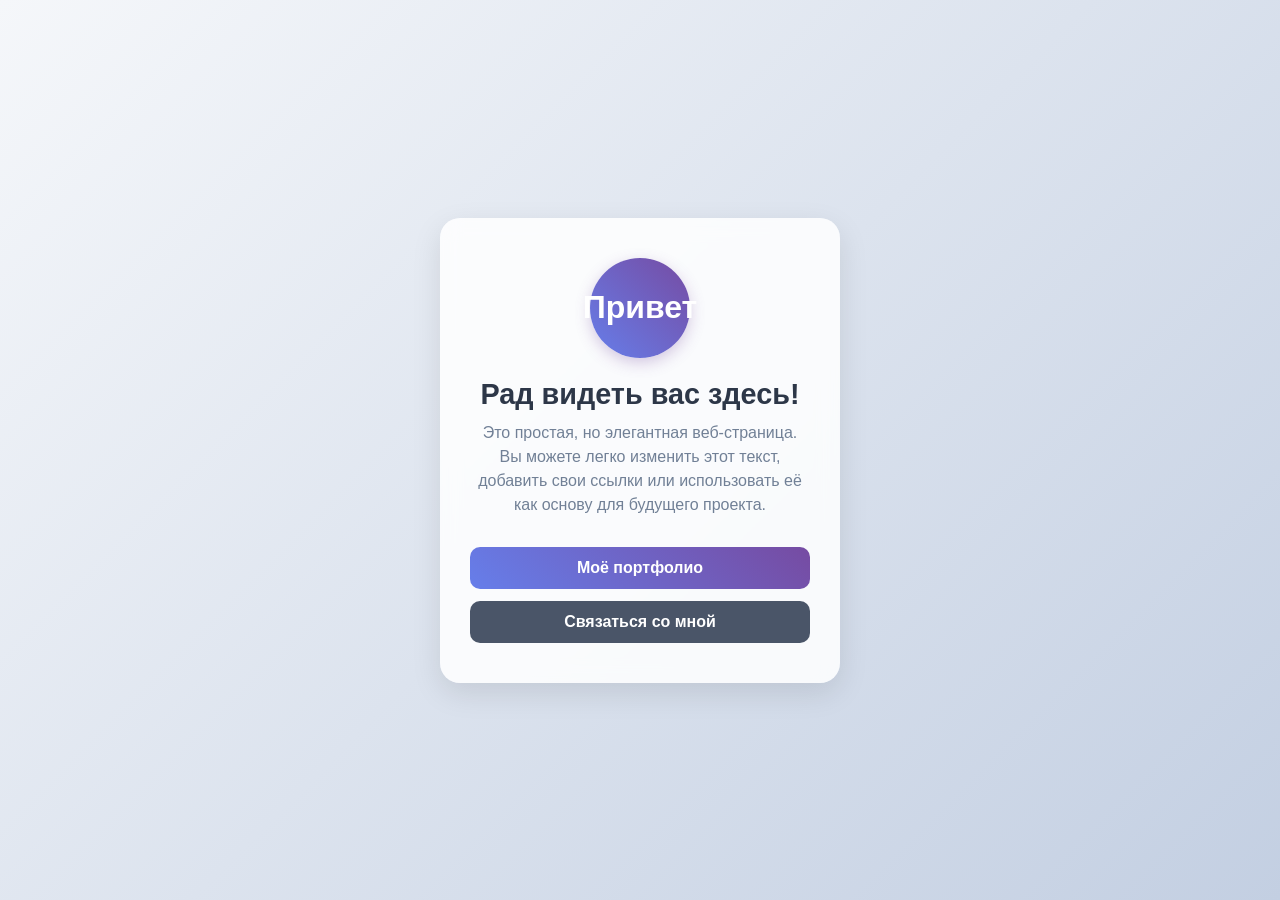
<file: students/k3340/Shitarev_Andrey/laboratory_work_1/WEB prog lab1/index.html>
<!DOCTYPE html>
<html lang="ru">
<head>
    <meta charset="UTF-8">
    <meta name="viewport" content="width=device-width, initial-scale=1.0">
    <title>Добро пожаловать</title>
    <style>
        /* Общие стили и сброс настроек */
        * {
            margin: 0;
            padding: 0;
            box-sizing: border-box;
            font-family: 'Segoe UI', Tahoma, Geneva, Verdana, sans-serif;
        }

        body {
            display: flex;
            justify-content: center;
            align-items: center;
            min-height: 100vh;
            background: linear-gradient(135deg, #f5f7fa 0%, #c3cfe2 100%);
            color: #333;
            overflow: hidden;
        }

        /* Контейнер-карточка */
        .card {
            background: rgba(255, 255, 255, 0.85);
            backdrop-filter: blur(10px);
            padding: 40px 30px;
            border-radius: 20px;
            box-shadow: 0 10px 30px rgba(0, 0, 0, 0.1);
            text-align: center;
            max-width: 400px;
            width: 90%;
            animation: fadeIn 1.2s ease-out;
        }

        /* Анимация появления */
        @keyframes fadeIn {
            from {
                opacity: 0;
                transform: translateY(20px);
            }
            to {
                opacity: 1;
                transform: translateY(0);
            }
        }

        /* Аватар / Иконка */
        .avatar {
            width: 100px;
            height: 100px;
            background: linear-gradient(45deg, #667eea, #764ba2);
            border-radius: 50%;
            margin: 0 auto 20px;
            display: flex;
            justify-content: center;
            align-items: center;
            color: white;
            font-size: 2rem;
            font-weight: bold;
            box-shadow: 0 5px 15px rgba(118, 75, 162, 0.3);
        }

        /* Текст */
        h1 {
            font-size: 1.8rem;
            margin-bottom: 10px;
            color: #2d3748;
        }

        p {
            font-size: 1rem;
            color: #718096;
            line-height: 1.5;
            margin-bottom: 30px;
        }

        /* Кнопки/Ссылки */
        .links {
            display: flex;
            flex-direction: column;
            gap: 12px;
        }

        .btn {
            text-decoration: none;
            color: white;
            background: #4a5568;
            padding: 12px 20px;
            border-radius: 10px;
            font-weight: 600;
            transition: all 0.3s ease;
        }

        .btn:hover {
            background: #2d3748;
            transform: translateY(-2px);
            box-shadow: 0 5px 10px rgba(0, 0, 0, 0.15);
        }

        .btn.primary {
            background: linear-gradient(45deg, #667eea, #764ba2);
        }

        .btn.primary:hover {
            background: linear-gradient(45deg, #5a6fd6, #694393);
        }
    </style>
</head>
<body>

    <div class="card">
        <!-- Вместо букв можно вставить картинку: <img src="avatar.jpg" alt="Avatar"> -->
        <div class="avatar">Привет</div>
        
        <h1>Рад видеть вас здесь!</h1>
        <p>Это простая, но элегантная веб-страница. Вы можете легко изменить этот текст, добавить свои ссылки или использовать её как основу для будущего проекта.</p>
        
        <div class="links">
            <a href="#" class="btn primary">Моё портфолио</a>
            <a href="#" class="btn">Связаться со мной</a>
        </div>
    </div>

</body>
</html>
</file>
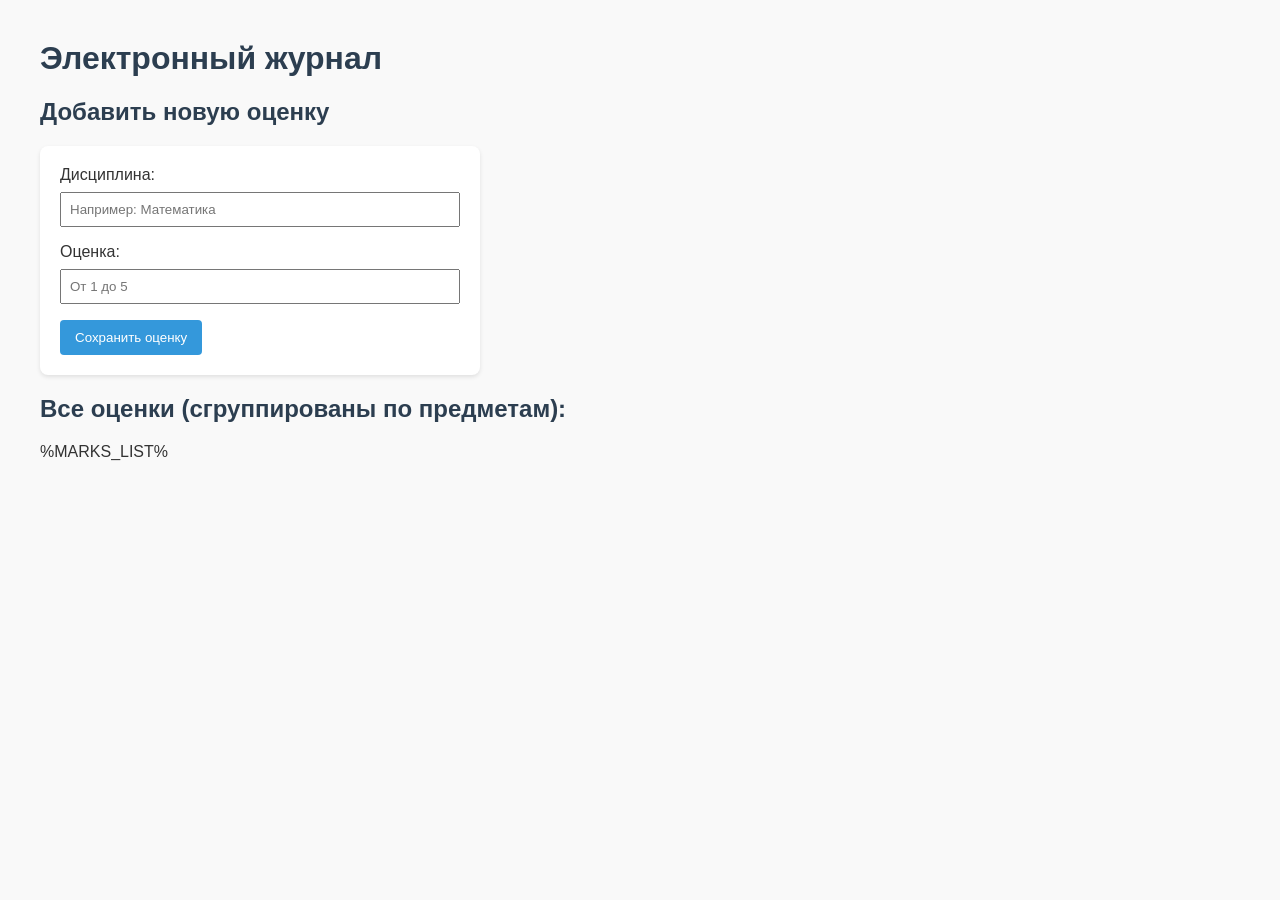
<file: students/k3340/Shitarev_Andrey/laboratory_work_1/WEB prog lab1/marks.html>
<!DOCTYPE html>
<html lang="ru">
<head>
    <meta charset="utf-8">
    <title>Электронный журнал оценок</title>
    <style>
        body { font-family: Arial, sans-serif; margin: 40px; background-color: #f9f9f9; color: #333; }
        h1, h2 { color: #2c3e50; }
        form { background: white; padding: 20px; border-radius: 8px; box-shadow: 0 2px 4px rgba(0,0,0,0.1); max-width: 400px; }
        input[type="text"], input[type="number"] { width: 100%; padding: 8px; margin: 8px 0 16px 0; box-sizing: border-box; }
        button { background-color: #3498db; color: white; padding: 10px 15px; border: none; border-radius: 4px; cursor: pointer; }
        button:hover { background-color: #2980b9; }
        ul { list-style-type: none; padding: 0; }
        li { background: white; padding: 10px 15px; margin-bottom: 8px; border-radius: 4px; border-left: 5px solid #2ecc71; box-shadow: 0 1px 3px rgba(0,0,0,0.05); }
    </style>
</head>
<body>
    <h1>Электронный журнал</h1>
    
    <h2>Добавить новую оценку</h2>
    <form method="POST" action="/">
        <label for="subject">Дисциплина:</label>
        <input type="text" id="subject" name="subject" required placeholder="Например: Математика">
        
        <label for="mark">Оценка:</label>
        <input type="number" id="mark" name="mark" min="1" max="5" required placeholder="От 1 до 5">
        
        <button type="submit">Сохранить оценку</button>
    </form>

    <h2>Все оценки (сгруппированы по предметам):</h2>
    <ul>
        %MARKS_LIST%
    </ul>
</body>
</html>
</file>
<file: theme/css/custom.css>
.md-typeset hr {
    height: 4px; /* Толщина линии */
    background-color: var(--md-primary-fg-color); /* Автоматически возьмет ваш цвет indigo */
    border: none;
    margin: 2em 0;
}
</file>
<file: assets/stylesheets/main.ec1eaa64.min.css>
@charset "UTF-8";html{-webkit-text-size-adjust:none;-moz-text-size-adjust:none;text-size-adjust:none;box-sizing:border-box}*,:after,:before{box-sizing:inherit}@media (prefers-reduced-motion){*,:after,:before{transition:none!important}}body{margin:0}a,button,input,label{-webkit-tap-highlight-color:transparent}a{color:inherit;text-decoration:none}hr{border:0;box-sizing:initial;display:block;height:.05rem;overflow:visible;padding:0}small{font-size:80%}sub,sup{line-height:1em}img{border-style:none}table{border-collapse:initial;border-spacing:0}td,th{font-weight:400;vertical-align:top}button{background:#0000;border:0;font-family:inherit;font-size:inherit;margin:0;padding:0}input{border:0;outline:none}:root{--md-primary-fg-color:#4051b5;--md-primary-fg-color--light:#5d6cc0;--md-primary-fg-color--dark:#303fa1;--md-primary-bg-color:#fff;--md-primary-bg-color--light:#ffffffb3;--md-accent-fg-color:#526cfe;--md-accent-fg-color--transparent:#526cfe1a;--md-accent-bg-color:#fff;--md-accent-bg-color--light:#ffffffb3}[data-md-color-scheme=default]{color-scheme:light}[data-md-color-scheme=default] img[src$="#gh-dark-mode-only"],[data-md-color-scheme=default] img[src$="#only-dark"]{display:none}:root,[data-md-color-scheme=default]{--md-hue:225deg;--md-default-fg-color:#000000de;--md-default-fg-color--light:#0000008a;--md-default-fg-color--lighter:#00000052;--md-default-fg-color--lightest:#00000012;--md-default-bg-color:#fff;--md-default-bg-color--light:#ffffffb3;--md-default-bg-color--lighter:#ffffff4d;--md-default-bg-color--lightest:#ffffff1f;--md-code-fg-color:#36464e;--md-code-bg-color:#f5f5f5;--md-code-bg-color--light:#f5f5f5b3;--md-code-bg-color--lighter:#f5f5f54d;--md-code-hl-color:#4287ff;--md-code-hl-color--light:#4287ff1a;--md-code-hl-number-color:#d52a2a;--md-code-hl-special-color:#db1457;--md-code-hl-function-color:#a846b9;--md-code-hl-constant-color:#6e59d9;--md-code-hl-keyword-color:#3f6ec6;--md-code-hl-string-color:#1c7d4d;--md-code-hl-name-color:var(--md-code-fg-color);--md-code-hl-operator-color:var(--md-default-fg-color--light);--md-code-hl-punctuation-color:var(--md-default-fg-color--light);--md-code-hl-comment-color:var(--md-default-fg-color--light);--md-code-hl-generic-color:var(--md-default-fg-color--light);--md-code-hl-variable-color:var(--md-default-fg-color--light);--md-typeset-color:var(--md-default-fg-color);--md-typeset-a-color:var(--md-primary-fg-color);--md-typeset-del-color:#f5503d26;--md-typeset-ins-color:#0bd57026;--md-typeset-kbd-color:#fafafa;--md-typeset-kbd-accent-color:#fff;--md-typeset-kbd-border-color:#b8b8b8;--md-typeset-mark-color:#ffff0080;--md-typeset-table-color:#0000001f;--md-typeset-table-color--light:rgba(0,0,0,.035);--md-admonition-fg-color:var(--md-default-fg-color);--md-admonition-bg-color:var(--md-default-bg-color);--md-warning-fg-color:#000000de;--md-warning-bg-color:#ff9;--md-footer-fg-color:#fff;--md-footer-fg-color--light:#ffffffb3;--md-footer-fg-color--lighter:#ffffff73;--md-footer-bg-color:#000000de;--md-footer-bg-color--dark:#00000052;--md-shadow-z1:0 0.2rem 0.5rem #0000000d,0 0 0.05rem #0000001a;--md-shadow-z2:0 0.2rem 0.5rem #0000001a,0 0 0.05rem #00000040;--md-shadow-z3:0 0.2rem 0.5rem #0003,0 0 0.05rem #00000059}.md-icon svg{fill:currentcolor;display:block;height:1.2rem;width:1.2rem}body{-webkit-font-smoothing:antialiased;-moz-osx-font-smoothing:grayscale;--md-text-font-family:var(--md-text-font,_),-apple-system,BlinkMacSystemFont,Helvetica,Arial,sans-serif;--md-code-font-family:var(--md-code-font,_),SFMono-Regular,Consolas,Menlo,monospace}aside,body,input{font-feature-settings:"kern","liga";color:var(--md-typeset-color);font-family:var(--md-text-font-family)}code,kbd,pre{font-feature-settings:"kern";font-family:var(--md-code-font-family)}:root{--md-typeset-table-sort-icon:url('data:image/svg+xml;charset=utf-8,<svg xmlns="http://www.w3.org/2000/svg" viewBox="0 0 24 24"><path d="m18 21-4-4h3V7h-3l4-4 4 4h-3v10h3M2 19v-2h10v2M2 13v-2h7v2M2 7V5h4v2z"/></svg>');--md-typeset-table-sort-icon--asc:url('data:image/svg+xml;charset=utf-8,<svg xmlns="http://www.w3.org/2000/svg" viewBox="0 0 24 24"><path d="M19 17h3l-4 4-4-4h3V3h2M2 17h10v2H2M6 5v2H2V5m0 6h7v2H2z"/></svg>');--md-typeset-table-sort-icon--desc:url('data:image/svg+xml;charset=utf-8,<svg xmlns="http://www.w3.org/2000/svg" viewBox="0 0 24 24"><path d="M19 7h3l-4-4-4 4h3v14h2M2 17h10v2H2M6 5v2H2V5m0 6h7v2H2z"/></svg>')}.md-typeset{-webkit-print-color-adjust:exact;color-adjust:exact;font-size:.8rem;line-height:1.6;overflow-wrap:break-word}@media print{.md-typeset{font-size:.68rem}}.md-typeset blockquote,.md-typeset dl,.md-typeset figure,.md-typeset ol,.md-typeset pre,.md-typeset ul{margin-bottom:1em;margin-top:1em}.md-typeset h1{color:var(--md-default-fg-color--light);font-size:2em;line-height:1.3;margin:0 0 1.25em}.md-typeset h1,.md-typeset h2{font-weight:300;letter-spacing:-.01em}.md-typeset h2{font-size:1.5625em;line-height:1.4;margin:1.6em 0 .64em}.md-typeset h3{font-size:1.25em;font-weight:400;letter-spacing:-.01em;line-height:1.5;margin:1.6em 0 .8em}.md-typeset h2+h3{margin-top:.8em}.md-typeset h4{font-weight:700;letter-spacing:-.01em;margin:1em 0}.md-typeset h5,.md-typeset h6{color:var(--md-default-fg-color--light);font-size:.8em;font-weight:700;letter-spacing:-.01em;margin:1.25em 0}.md-typeset h5{text-transform:uppercase}.md-typeset h5 code{text-transform:none}.md-typeset hr{border-bottom:.05rem solid var(--md-default-fg-color--lightest);display:flow-root;margin:1.5em 0}.md-typeset a{color:var(--md-typeset-a-color);word-break:break-word}.md-typeset a,.md-typeset a:before{transition:color 125ms}.md-typeset a:focus,.md-typeset a:hover{color:var(--md-accent-fg-color)}.md-typeset a:focus code,.md-typeset a:hover code{background-color:var(--md-accent-fg-color--transparent);color:var(--md-accent-fg-color)}.md-typeset a code{color:var(--md-typeset-a-color)}.md-typeset a.focus-visible{outline-color:var(--md-accent-fg-color);outline-offset:.2rem}.md-typeset code,.md-typeset kbd,.md-typeset pre{color:var(--md-code-fg-color);direction:ltr;font-variant-ligatures:none;transition:background-color 125ms}@media print{.md-typeset code,.md-typeset kbd,.md-typeset pre{white-space:pre-wrap}}.md-typeset code{background-color:var(--md-code-bg-color);border-radius:.1rem;-webkit-box-decoration-break:clone;box-decoration-break:clone;font-size:.85em;padding:0 .2941176471em;transition:color 125ms,background-color 125ms;word-break:break-word}.md-typeset code:not(.focus-visible){-webkit-tap-highlight-color:transparent;outline:none}.md-typeset pre{display:flow-root;line-height:1.4;position:relative}.md-typeset pre>code{-webkit-box-decoration-break:slice;box-decoration-break:slice;box-shadow:none;display:block;margin:0;outline-color:var(--md-accent-fg-color);overflow:auto;padding:.7720588235em 1.1764705882em;scrollbar-color:var(--md-default-fg-color--lighter) #0000;scrollbar-width:thin;touch-action:auto;word-break:normal}.md-typeset pre>code:hover{scrollbar-color:var(--md-accent-fg-color) #0000}.md-typeset pre>code::-webkit-scrollbar{height:.2rem;width:.2rem}.md-typeset pre>code::-webkit-scrollbar-thumb{background-color:var(--md-default-fg-color--lighter)}.md-typeset pre>code::-webkit-scrollbar-thumb:hover{background-color:var(--md-accent-fg-color)}.md-typeset kbd{background-color:var(--md-typeset-kbd-color);border-radius:.1rem;box-shadow:0 .1rem 0 .05rem var(--md-typeset-kbd-border-color),0 .1rem 0 var(--md-typeset-kbd-border-color),0 -.1rem .2rem var(--md-typeset-kbd-accent-color) inset;color:var(--md-default-fg-color);display:inline-block;font-size:.75em;padding:0 .6666666667em;vertical-align:text-top;word-break:break-word}.md-typeset mark{background-color:var(--md-typeset-mark-color);-webkit-box-decoration-break:clone;box-decoration-break:clone;color:inherit;word-break:break-word}.md-typeset abbr{cursor:help;text-decoration:none}.md-typeset [data-preview],.md-typeset abbr{border-bottom:.05rem dotted var(--md-default-fg-color--light)}.md-typeset small{opacity:.75}[dir=ltr] .md-typeset sub,[dir=ltr] .md-typeset sup{margin-left:.078125em}[dir=rtl] .md-typeset sub,[dir=rtl] .md-typeset sup{margin-right:.078125em}[dir=ltr] .md-typeset blockquote{padding-left:.6rem}[dir=rtl] .md-typeset blockquote{padding-right:.6rem}[dir=ltr] .md-typeset blockquote{border-left:.2rem solid var(--md-default-fg-color--lighter)}[dir=rtl] .md-typeset blockquote{border-right:.2rem solid var(--md-default-fg-color--lighter)}.md-typeset blockquote{color:var(--md-default-fg-color--light);margin-left:0;margin-right:0}.md-typeset ul{list-style-type:disc}.md-typeset ul[type]{list-style-type:revert-layer}[dir=ltr] .md-typeset ol,[dir=ltr] .md-typeset ul{margin-left:.625em}[dir=rtl] .md-typeset ol,[dir=rtl] .md-typeset ul{margin-right:.625em}.md-typeset ol,.md-typeset ul{padding:0}.md-typeset ol:not([hidden]),.md-typeset ul:not([hidden]){display:flow-root}.md-typeset ol ol,.md-typeset ul ol{list-style-type:lower-alpha}.md-typeset ol ol ol,.md-typeset ul ol ol{list-style-type:lower-roman}.md-typeset ol ol ol ol,.md-typeset ul ol ol ol{list-style-type:upper-alpha}.md-typeset ol ol ol ol ol,.md-typeset ul ol ol ol ol{list-style-type:upper-roman}.md-typeset ol[type],.md-typeset ul[type]{list-style-type:revert-layer}[dir=ltr] .md-typeset ol li,[dir=ltr] .md-typeset ul li{margin-left:1.25em}[dir=rtl] .md-typeset ol li,[dir=rtl] .md-typeset ul li{margin-right:1.25em}.md-typeset ol li,.md-typeset ul li{margin-bottom:.5em}.md-typeset ol li blockquote,.md-typeset ol li p,.md-typeset ul li blockquote,.md-typeset ul li p{margin:.5em 0}.md-typeset ol li:last-child,.md-typeset ul li:last-child{margin-bottom:0}[dir=ltr] .md-typeset ol li ol,[dir=ltr] .md-typeset ol li ul,[dir=ltr] .md-typeset ul li ol,[dir=ltr] .md-typeset ul li ul{margin-left:.625em}[dir=rtl] .md-typeset ol li ol,[dir=rtl] .md-typeset ol li ul,[dir=rtl] .md-typeset ul li ol,[dir=rtl] .md-typeset ul li ul{margin-right:.625em}.md-typeset ol li ol,.md-typeset ol li ul,.md-typeset ul li ol,.md-typeset ul li ul{margin-bottom:.5em;margin-top:.5em}[dir=ltr] .md-typeset dd{margin-left:1.875em}[dir=rtl] .md-typeset dd{margin-right:1.875em}.md-typeset dd{margin-bottom:1.5em;margin-top:1em}.md-typeset img,.md-typeset svg,.md-typeset video{height:auto;max-width:100%}.md-typeset img[align=left]{margin:1em 1em 1em 0}.md-typeset img[align=right]{margin:1em 0 1em 1em}.md-typeset img[align]:only-child{margin-top:0}.md-typeset figure{display:flow-root;margin:1em auto;max-width:100%;text-align:center;width:fit-content}.md-typeset figure img{display:block;margin:0 auto}.md-typeset figcaption{font-style:italic;margin:1em auto;max-width:24rem}.md-typeset iframe{max-width:100%}.md-typeset table:not([class]){background-color:var(--md-default-bg-color);border:.05rem solid var(--md-typeset-table-color);border-radius:.1rem;display:inline-block;font-size:.64rem;max-width:100%;overflow:auto;touch-action:auto}@media print{.md-typeset table:not([class]){display:table}}.md-typeset table:not([class])+*{margin-top:1.5em}.md-typeset table:not([class]) td>:first-child,.md-typeset table:not([class]) th>:first-child{margin-top:0}.md-typeset table:not([class]) td>:last-child,.md-typeset table:not([class]) th>:last-child{margin-bottom:0}.md-typeset table:not([class]) td:not([align]),.md-typeset table:not([class]) th:not([align]){text-align:left}[dir=rtl] .md-typeset table:not([class]) td:not([align]),[dir=rtl] .md-typeset table:not([class]) th:not([align]){text-align:right}.md-typeset table:not([class]) th{font-weight:700;min-width:5rem;padding:.9375em 1.25em;vertical-align:top}.md-typeset table:not([class]) td{border-top:.05rem solid var(--md-typeset-table-color);padding:.9375em 1.25em;vertical-align:top}.md-typeset table:not([class]) tbody tr{transition:background-color 125ms}.md-typeset table:not([class]) tbody tr:hover{background-color:var(--md-typeset-table-color--light);box-shadow:0 .05rem 0 var(--md-default-bg-color) inset}.md-typeset table:not([class]) a{word-break:normal}.md-typeset table th[role=columnheader]{cursor:pointer}[dir=ltr] .md-typeset table th[role=columnheader]:after{margin-left:.5em}[dir=rtl] .md-typeset table th[role=columnheader]:after{margin-right:.5em}.md-typeset table th[role=columnheader]:after{content:"";display:inline-block;height:1.2em;-webkit-mask-image:var(--md-typeset-table-sort-icon);mask-image:var(--md-typeset-table-sort-icon);-webkit-mask-repeat:no-repeat;mask-repeat:no-repeat;-webkit-mask-size:contain;mask-size:contain;transition:background-color 125ms;vertical-align:text-bottom;width:1.2em}.md-typeset table th[role=columnheader]:hover:after{background-color:var(--md-default-fg-color--lighter)}.md-typeset table th[role=columnheader][aria-sort=ascending]:after{background-color:var(--md-default-fg-color--light);-webkit-mask-image:var(--md-typeset-table-sort-icon--asc);mask-image:var(--md-typeset-table-sort-icon--asc)}.md-typeset table th[role=columnheader][aria-sort=descending]:after{background-color:var(--md-default-fg-color--light);-webkit-mask-image:var(--md-typeset-table-sort-icon--desc);mask-image:var(--md-typeset-table-sort-icon--desc)}.md-typeset__scrollwrap{margin:1em -.8rem;overflow-x:auto;touch-action:auto}.md-typeset__table{display:inline-block;margin-bottom:.5em;padding:0 .8rem}@media print{.md-typeset__table{display:block}}html .md-typeset__table table{display:table;margin:0;overflow:hidden;width:100%}@media screen and (max-width:44.984375em){.md-content__inner>pre{margin:1em -.8rem}.md-content__inner>pre code{border-radius:0}}.md-typeset .md-author{border-radius:100%;display:block;flex-shrink:0;height:1.6rem;overflow:hidden;position:relative;transition:color 125ms,transform 125ms;width:1.6rem}.md-typeset .md-author img{display:block}.md-typeset .md-author--more{background:var(--md-default-fg-color--lightest);color:var(--md-default-fg-color--lighter);font-size:.6rem;font-weight:700;line-height:1.6rem;text-align:center}.md-typeset .md-author--long{height:2.4rem;width:2.4rem}.md-typeset a.md-author{transform:scale(1)}.md-typeset a.md-author img{border-radius:100%;filter:grayscale(100%) opacity(75%);transition:filter 125ms}.md-typeset a.md-author:focus,.md-typeset a.md-author:hover{transform:scale(1.1);z-index:1}.md-typeset a.md-author:focus img,.md-typeset a.md-author:hover img{filter:grayscale(0)}.md-banner{background-color:var(--md-footer-bg-color);color:var(--md-footer-fg-color);overflow:auto}@media print{.md-banner{display:none}}.md-banner--warning{background-color:var(--md-warning-bg-color);color:var(--md-warning-fg-color)}.md-banner__inner{font-size:.7rem;margin:.6rem auto;padding:0 .8rem}[dir=ltr] .md-banner__button{float:right}[dir=rtl] .md-banner__button{float:left}.md-banner__button{color:inherit;cursor:pointer;transition:opacity .25s}.no-js .md-banner__button{display:none}.md-banner__button:hover{opacity:.7}html{font-size:125%;height:100%;overflow-x:hidden}@media screen and (min-width:100em){html{font-size:137.5%}}@media screen and (min-width:125em){html{font-size:150%}}body{background-color:var(--md-default-bg-color);display:flex;flex-direction:column;font-size:.5rem;min-height:100%;position:relative;width:100%}@media print{body{display:block}}@media screen and (max-width:59.984375em){body[data-md-scrolllock]{position:fixed}}.md-grid{margin-left:auto;margin-right:auto;max-width:61rem}.md-container{display:flex;flex-direction:column;flex-grow:1}@media print{.md-container{display:block}}.md-main{flex-grow:1}.md-main__inner{display:flex;height:100%;margin-top:1.5rem}.md-ellipsis{overflow:hidden;text-overflow:ellipsis}.md-toggle{display:none}.md-option{height:0;opacity:0;position:absolute;width:0}.md-option:checked+label:not([hidden]){display:block}.md-option.focus-visible+label{outline-color:var(--md-accent-fg-color);outline-style:auto}.md-skip{background-color:var(--md-default-fg-color);border-radius:.1rem;color:var(--md-default-bg-color);font-size:.64rem;margin:.5rem;opacity:0;outline-color:var(--md-accent-fg-color);padding:.3rem .5rem;position:fixed;transform:translateY(.4rem);z-index:-1}.md-skip:focus{opacity:1;transform:translateY(0);transition:transform .25s cubic-bezier(.4,0,.2,1),opacity 175ms 75ms;z-index:10}@page{margin:25mm}:root{--md-clipboard-icon:url('data:image/svg+xml;charset=utf-8,<svg xmlns="http://www.w3.org/2000/svg" viewBox="0 0 24 24"><path d="M19 21H8V7h11m0-2H8a2 2 0 0 0-2 2v14a2 2 0 0 0 2 2h11a2 2 0 0 0 2-2V7a2 2 0 0 0-2-2m-3-4H4a2 2 0 0 0-2 2v14h2V3h12z"/></svg>')}.md-clipboard{border-radius:.1rem;color:var(--md-default-fg-color--lightest);cursor:pointer;height:1.5em;outline-color:var(--md-accent-fg-color);outline-offset:.1rem;transition:color .25s;width:1.5em;z-index:1}@media print{.md-clipboard{display:none}}.md-clipboard:not(.focus-visible){-webkit-tap-highlight-color:transparent;outline:none}:hover>.md-clipboard{color:var(--md-default-fg-color--light)}.md-clipboard:focus,.md-clipboard:hover{color:var(--md-accent-fg-color)}.md-clipboard:after{background-color:currentcolor;content:"";display:block;height:1.125em;margin:0 auto;-webkit-mask-image:var(--md-clipboard-icon);mask-image:var(--md-clipboard-icon);-webkit-mask-position:center;mask-position:center;-webkit-mask-repeat:no-repeat;mask-repeat:no-repeat;-webkit-mask-size:contain;mask-size:contain;width:1.125em}.md-clipboard--inline{cursor:pointer}.md-clipboard--inline code{transition:color .25s,background-color .25s}.md-clipboard--inline:focus code,.md-clipboard--inline:hover code{background-color:var(--md-accent-fg-color--transparent);color:var(--md-accent-fg-color)}:root{--md-code-select-icon:url('data:image/svg+xml;charset=utf-8,<svg xmlns="http://www.w3.org/2000/svg" viewBox="0 0 24 24"><path d="M19 19h-4v2h4c1.1 0 2-.9 2-2v-4h-2m0-12h-4v2h4v4h2V5c0-1.1-.9-2-2-2M5 5h4V3H5c-1.1 0-2 .9-2 2v4h2m0 6H3v4c0 1.1.9 2 2 2h4v-2H5zm2-4h2v2H7zm4 0h2v2h-2zm4 0h2v2h-2zM7 7h2v2H7zm4 0h2v2h-2zm4 0h2v2h-2zm-8 8h2v2H7zm4 0h2v2h-2zm4 0h2v2h-2z"/></svg>');--md-code-copy-icon:url('data:image/svg+xml;charset=utf-8,<svg xmlns="http://www.w3.org/2000/svg" viewBox="0 0 24 24"><path d="M19 21H8V7h11m0-2H8a2 2 0 0 0-2 2v14a2 2 0 0 0 2 2h11a2 2 0 0 0 2-2V7a2 2 0 0 0-2-2m-3-4H4a2 2 0 0 0-2 2v14h2V3h12z"/></svg>')}.md-typeset .md-code__content{display:grid}.md-code__nav{background-color:var(--md-code-bg-color--lighter);border-radius:.1rem;display:flex;gap:.2rem;padding:.2rem;position:absolute;right:.25em;top:.25em;transition:background-color .25s;z-index:1}:hover>.md-code__nav{background-color:var(--md-code-bg-color--light)}.md-code__button{color:var(--md-default-fg-color--lightest);cursor:pointer;display:block;height:1.5em;outline-color:var(--md-accent-fg-color);outline-offset:.1rem;transition:color .25s;width:1.5em}:hover>*>.md-code__button{color:var(--md-default-fg-color--light)}.md-code__button.focus-visible,.md-code__button:hover{color:var(--md-accent-fg-color)}.md-code__button--active{color:var(--md-default-fg-color)!important}.md-code__button:after{background-color:currentcolor;content:"";display:block;height:1.125em;margin:0 auto;-webkit-mask-position:center;mask-position:center;-webkit-mask-repeat:no-repeat;mask-repeat:no-repeat;-webkit-mask-size:contain;mask-size:contain;width:1.125em}.md-code__button[data-md-type=select]:after{-webkit-mask-image:var(--md-code-select-icon);mask-image:var(--md-code-select-icon)}.md-code__button[data-md-type=copy]:after{-webkit-mask-image:var(--md-code-copy-icon);mask-image:var(--md-code-copy-icon)}@keyframes consent{0%{opacity:0;transform:translateY(100%)}to{opacity:1;transform:translateY(0)}}@keyframes overlay{0%{opacity:0}to{opacity:1}}.md-consent__overlay{animation:overlay .25s both;-webkit-backdrop-filter:blur(.1rem);backdrop-filter:blur(.1rem);background-color:#0000008a;height:100%;opacity:1;position:fixed;top:0;width:100%;z-index:5}.md-consent__inner{animation:consent .5s cubic-bezier(.1,.7,.1,1) both;background-color:var(--md-default-bg-color);border:0;border-radius:.1rem;bottom:0;box-shadow:0 0 .2rem #0000001a,0 .2rem .4rem #0003;max-height:100%;overflow:auto;padding:0;position:fixed;width:100%;z-index:5}.md-consent__form{padding:.8rem}.md-consent__settings{display:none;margin:1em 0}input:checked+.md-consent__settings{display:block}.md-consent__controls{margin-bottom:.8rem}.md-typeset .md-consent__controls .md-button{display:inline}@media screen and (max-width:44.984375em){.md-typeset .md-consent__controls .md-button{display:block;margin-top:.4rem;text-align:center;width:100%}}.md-consent label{cursor:pointer}.md-content{flex-grow:1;min-width:0}.md-content__inner{margin:0 .8rem 1.2rem;padding-top:.6rem}@media screen and (min-width:76.25em){[dir=ltr] .md-sidebar--primary:not([hidden])~.md-content>.md-content__inner{margin-left:1.2rem}[dir=ltr] .md-sidebar--secondary:not([hidden])~.md-content>.md-content__inner,[dir=rtl] .md-sidebar--primary:not([hidden])~.md-content>.md-content__inner{margin-right:1.2rem}[dir=rtl] .md-sidebar--secondary:not([hidden])~.md-content>.md-content__inner{margin-left:1.2rem}}.md-content__inner:before{content:"";display:block;height:.4rem}.md-content__inner>:last-child{margin-bottom:0}[dir=ltr] .md-content__button{float:right}[dir=rtl] .md-content__button{float:left}[dir=ltr] .md-content__button{margin-left:.4rem}[dir=rtl] .md-content__button{margin-right:.4rem}.md-content__button{margin:.4rem 0;padding:0}@media print{.md-content__button{display:none}}.md-typeset .md-content__button{color:var(--md-default-fg-color--lighter)}.md-content__button svg{display:inline;vertical-align:top}[dir=rtl] .md-content__button svg{transform:scaleX(-1)}[dir=ltr] .md-dialog{right:.8rem}[dir=rtl] .md-dialog{left:.8rem}.md-dialog{background-color:var(--md-default-fg-color);border-radius:.1rem;bottom:.8rem;box-shadow:var(--md-shadow-z3);min-width:11.1rem;opacity:0;padding:.4rem .6rem;pointer-events:none;position:fixed;transform:translateY(100%);transition:transform 0ms .4s,opacity .4s;z-index:4}@media print{.md-dialog{display:none}}.md-dialog--active{opacity:1;pointer-events:auto;transform:translateY(0);transition:transform .4s cubic-bezier(.075,.85,.175,1),opacity .4s}.md-dialog__inner{color:var(--md-default-bg-color);font-size:.7rem}.md-feedback{margin:2em 0 1em;text-align:center}.md-feedback fieldset{border:none;margin:0;padding:0}.md-feedback__title{font-weight:700;margin:1em auto}.md-feedback__inner{position:relative}.md-feedback__list{display:flex;flex-wrap:wrap;place-content:baseline center;position:relative}.md-feedback__list:hover .md-icon:not(:disabled){color:var(--md-default-fg-color--lighter)}:disabled .md-feedback__list{min-height:1.8rem}.md-feedback__icon{color:var(--md-default-fg-color--light);cursor:pointer;flex-shrink:0;margin:0 .1rem;transition:color 125ms}.md-feedback__icon:not(:disabled).md-icon:hover{color:var(--md-accent-fg-color)}.md-feedback__icon:disabled{color:var(--md-default-fg-color--lightest);pointer-events:none}.md-feedback__note{opacity:0;position:relative;transform:translateY(.4rem);transition:transform .4s cubic-bezier(.1,.7,.1,1),opacity .15s}.md-feedback__note>*{margin:0 auto;max-width:16rem}:disabled .md-feedback__note{opacity:1;transform:translateY(0)}@media print{.md-feedback{display:none}}.md-footer{background-color:var(--md-footer-bg-color);color:var(--md-footer-fg-color)}@media print{.md-footer{display:none}}.md-footer__inner{justify-content:space-between;overflow:auto;padding:.2rem}.md-footer__inner:not([hidden]){display:flex}.md-footer__link{align-items:end;display:flex;flex-grow:0.01;margin-bottom:.4rem;margin-top:1rem;max-width:100%;outline-color:var(--md-accent-fg-color);overflow:hidden;transition:opacity .25s}.md-footer__link:focus,.md-footer__link:hover{opacity:.7}[dir=rtl] .md-footer__link svg{transform:scaleX(-1)}@media screen and (max-width:44.984375em){.md-footer__link--prev{flex-shrink:0}.md-footer__link--prev .md-footer__title{display:none}}[dir=ltr] .md-footer__link--next{margin-left:auto}[dir=rtl] .md-footer__link--next{margin-right:auto}.md-footer__link--next{text-align:right}[dir=rtl] .md-footer__link--next{text-align:left}.md-footer__title{flex-grow:1;font-size:.9rem;margin-bottom:.7rem;max-width:calc(100% - 2.4rem);padding:0 1rem;white-space:nowrap}.md-footer__button{margin:.2rem;padding:.4rem}.md-footer__direction{font-size:.64rem;opacity:.7}.md-footer-meta{background-color:var(--md-footer-bg-color--dark)}.md-footer-meta__inner{display:flex;flex-wrap:wrap;justify-content:space-between;padding:.2rem}html .md-footer-meta.md-typeset a{color:var(--md-footer-fg-color--light)}html .md-footer-meta.md-typeset a:focus,html .md-footer-meta.md-typeset a:hover{color:var(--md-footer-fg-color)}.md-copyright{color:var(--md-footer-fg-color--lighter);font-size:.64rem;margin:auto .6rem;padding:.4rem 0;width:100%}@media screen and (min-width:45em){.md-copyright{width:auto}}.md-copyright__highlight{color:var(--md-footer-fg-color--light)}.md-social{display:inline-flex;gap:.2rem;margin:0 .4rem;padding:.2rem 0 .6rem}@media screen and (min-width:45em){.md-social{padding:.6rem 0}}.md-social__link{display:inline-block;height:1.6rem;text-align:center;width:1.6rem}.md-social__link:before{line-height:1.9}.md-social__link svg{fill:currentcolor;max-height:.8rem;vertical-align:-25%}.md-typeset .md-button{border:.1rem solid;border-radius:.1rem;color:var(--md-primary-fg-color);cursor:pointer;display:inline-block;font-weight:700;padding:.625em 2em;transition:color 125ms,background-color 125ms,border-color 125ms}.md-typeset .md-button--primary{background-color:var(--md-primary-fg-color);border-color:var(--md-primary-fg-color);color:var(--md-primary-bg-color)}.md-typeset .md-button:focus,.md-typeset .md-button:hover{background-color:var(--md-accent-fg-color);border-color:var(--md-accent-fg-color);color:var(--md-accent-bg-color)}[dir=ltr] .md-typeset .md-input{border-top-left-radius:.1rem}[dir=ltr] .md-typeset .md-input,[dir=rtl] .md-typeset .md-input{border-top-right-radius:.1rem}[dir=rtl] .md-typeset .md-input{border-top-left-radius:.1rem}.md-typeset .md-input{border-bottom:.1rem solid var(--md-default-fg-color--lighter);box-shadow:var(--md-shadow-z1);font-size:.8rem;height:1.8rem;padding:0 .6rem;transition:border .25s,box-shadow .25s}.md-typeset .md-input:focus,.md-typeset .md-input:hover{border-bottom-color:var(--md-accent-fg-color);box-shadow:var(--md-shadow-z2)}.md-typeset .md-input--stretch{width:100%}.md-header{background-color:var(--md-primary-fg-color);box-shadow:0 0 .2rem #0000,0 .2rem .4rem #0000;color:var(--md-primary-bg-color);display:block;left:0;position:sticky;right:0;top:0;z-index:4}@media print{.md-header{display:none}}.md-header[hidden]{transform:translateY(-100%);transition:transform .25s cubic-bezier(.8,0,.6,1),box-shadow .25s}.md-header--shadow{box-shadow:0 0 .2rem #0000001a,0 .2rem .4rem #0003;transition:transform .25s cubic-bezier(.1,.7,.1,1),box-shadow .25s}.md-header__inner{align-items:center;display:flex;padding:0 .2rem}.md-header__button{color:currentcolor;cursor:pointer;margin:.2rem;outline-color:var(--md-accent-fg-color);padding:.4rem;position:relative;transition:opacity .25s;vertical-align:middle;z-index:1}.md-header__button:hover{opacity:.7}.md-header__button:not([hidden]){display:inline-block}.md-header__button:not(.focus-visible){-webkit-tap-highlight-color:transparent;outline:none}.md-header__button.md-logo{margin:.2rem;padding:.4rem}@media screen and (max-width:76.234375em){.md-header__button.md-logo{display:none}}.md-header__button.md-logo img,.md-header__button.md-logo svg{fill:currentcolor;display:block;height:1.2rem;width:auto}@media screen and (min-width:60em){.md-header__button[for=__search]{display:none}}.no-js .md-header__button[for=__search]{display:none}[dir=rtl] .md-header__button[for=__search] svg{transform:scaleX(-1)}@media screen and (min-width:76.25em){.md-header__button[for=__drawer]{display:none}}.md-header__topic{display:flex;max-width:100%;position:absolute;transition:transform .4s cubic-bezier(.1,.7,.1,1),opacity .15s;white-space:nowrap}.md-header__topic+.md-header__topic{opacity:0;pointer-events:none;transform:translateX(1.25rem);transition:transform .4s cubic-bezier(1,.7,.1,.1),opacity .15s;z-index:-1}[dir=rtl] .md-header__topic+.md-header__topic{transform:translateX(-1.25rem)}.md-header__topic:first-child{font-weight:700}[dir=ltr] .md-header__title{margin-left:1rem;margin-right:.4rem}[dir=rtl] .md-header__title{margin-left:.4rem;margin-right:1rem}.md-header__title{flex-grow:1;font-size:.9rem;height:2.4rem;line-height:2.4rem}.md-header__title--active .md-header__topic{opacity:0;pointer-events:none;transform:translateX(-1.25rem);transition:transform .4s cubic-bezier(1,.7,.1,.1),opacity .15s;z-index:-1}[dir=rtl] .md-header__title--active .md-header__topic{transform:translateX(1.25rem)}.md-header__title--active .md-header__topic+.md-header__topic{opacity:1;pointer-events:auto;transform:translateX(0);transition:transform .4s cubic-bezier(.1,.7,.1,1),opacity .15s;z-index:0}.md-header__title>.md-header__ellipsis{height:100%;position:relative;width:100%}.md-header__option{display:flex;flex-shrink:0;max-width:100%;transition:max-width 0ms .25s,opacity .25s .25s;white-space:nowrap}[data-md-toggle=search]:checked~.md-header .md-header__option{max-width:0;opacity:0;transition:max-width 0ms,opacity 0ms}.md-header__option>input{bottom:0}.md-header__source{display:none}@media screen and (min-width:60em){[dir=ltr] .md-header__source{margin-left:1rem}[dir=rtl] .md-header__source{margin-right:1rem}.md-header__source{display:block;max-width:11.7rem;width:11.7rem}}@media screen and (min-width:76.25em){[dir=ltr] .md-header__source{margin-left:1.4rem}[dir=rtl] .md-header__source{margin-right:1.4rem}}.md-meta{color:var(--md-default-fg-color--light);font-size:.7rem;line-height:1.3}.md-meta__list{display:inline-flex;flex-wrap:wrap;list-style:none;margin:0;padding:0}.md-meta__item:not(:last-child):after{content:"·";margin-left:.2rem;margin-right:.2rem}.md-meta__link{color:var(--md-typeset-a-color)}.md-meta__link:focus,.md-meta__link:hover{color:var(--md-accent-fg-color)}.md-draft{background-color:#ff1744;border-radius:.125em;color:#fff;display:inline-block;font-weight:700;padding-left:.5714285714em;padding-right:.5714285714em}:root{--md-nav-icon--prev:url('data:image/svg+xml;charset=utf-8,<svg xmlns="http://www.w3.org/2000/svg" viewBox="0 0 24 24"><path d="M20 11v2H8l5.5 5.5-1.42 1.42L4.16 12l7.92-7.92L13.5 5.5 8 11z"/></svg>');--md-nav-icon--next:url('data:image/svg+xml;charset=utf-8,<svg xmlns="http://www.w3.org/2000/svg" viewBox="0 0 24 24"><path d="M8.59 16.58 13.17 12 8.59 7.41 10 6l6 6-6 6z"/></svg>');--md-toc-icon:url('data:image/svg+xml;charset=utf-8,<svg xmlns="http://www.w3.org/2000/svg" viewBox="0 0 24 24"><path d="M3 9h14V7H3zm0 4h14v-2H3zm0 4h14v-2H3zm16 0h2v-2h-2zm0-10v2h2V7zm0 6h2v-2h-2z"/></svg>')}.md-nav{font-size:.7rem;line-height:1.3}.md-nav__title{color:var(--md-default-fg-color--light);display:block;font-weight:700;overflow:hidden;padding:0 .6rem;text-overflow:ellipsis}.md-nav__title .md-nav__button{display:none}.md-nav__title .md-nav__button img{height:100%;width:auto}.md-nav__title .md-nav__button.md-logo img,.md-nav__title .md-nav__button.md-logo svg{fill:currentcolor;display:block;height:2.4rem;max-width:100%;object-fit:contain;width:auto}.md-nav__list{list-style:none;margin:0;padding:0}.md-nav__link{align-items:flex-start;display:flex;gap:.4rem;margin-top:.625em;scroll-snap-align:start;transition:color 125ms}.md-nav__link--passed,.md-nav__link--passed code{color:var(--md-default-fg-color--light)}.md-nav__item .md-nav__link--active,.md-nav__item .md-nav__link--active code{color:var(--md-typeset-a-color)}.md-nav__link .md-ellipsis{position:relative}.md-nav__link .md-ellipsis code{word-break:normal}[dir=ltr] .md-nav__link .md-icon:last-child{margin-left:auto}[dir=rtl] .md-nav__link .md-icon:last-child{margin-right:auto}.md-nav__link .md-typeset{font-size:.7rem;line-height:1.3}.md-nav__link svg{fill:currentcolor;flex-shrink:0;height:1.3em;position:relative}.md-nav__link[for]:focus,.md-nav__link[for]:hover,.md-nav__link[href]:focus,.md-nav__link[href]:hover{color:var(--md-accent-fg-color);cursor:pointer}.md-nav__link[for]:focus code,.md-nav__link[for]:hover code,.md-nav__link[href]:focus code,.md-nav__link[href]:hover code{background-color:var(--md-accent-fg-color--transparent);color:var(--md-accent-fg-color)}.md-nav__link.focus-visible{outline-color:var(--md-accent-fg-color);outline-offset:.2rem}.md-nav--primary .md-nav__link[for=__toc]{display:none}.md-nav--primary .md-nav__link[for=__toc] .md-icon:after{background-color:currentcolor;display:block;height:100%;-webkit-mask-image:var(--md-toc-icon);mask-image:var(--md-toc-icon);width:100%}.md-nav--primary .md-nav__link[for=__toc]~.md-nav{display:none}.md-nav__container>.md-nav__link{margin-top:0}.md-nav__container>.md-nav__link:first-child{flex-grow:1;min-width:0}.md-nav__icon{flex-shrink:0}.md-nav__source{display:none}@media screen and (max-width:76.234375em){.md-nav--primary,.md-nav--primary .md-nav{background-color:var(--md-default-bg-color);display:flex;flex-direction:column;height:100%;left:0;position:absolute;right:0;top:0;z-index:1}.md-nav--primary .md-nav__item,.md-nav--primary .md-nav__title{font-size:.8rem;line-height:1.5}.md-nav--primary .md-nav__title{background-color:var(--md-default-fg-color--lightest);color:var(--md-default-fg-color--light);cursor:pointer;height:5.6rem;line-height:2.4rem;padding:3rem .8rem .2rem;position:relative;white-space:nowrap}[dir=ltr] .md-nav--primary .md-nav__title .md-nav__icon{left:.4rem}[dir=rtl] .md-nav--primary .md-nav__title .md-nav__icon{right:.4rem}.md-nav--primary .md-nav__title .md-nav__icon{display:block;height:1.2rem;margin:.2rem;position:absolute;top:.4rem;width:1.2rem}.md-nav--primary .md-nav__title .md-nav__icon:after{background-color:currentcolor;content:"";display:block;height:100%;-webkit-mask-image:var(--md-nav-icon--prev);mask-image:var(--md-nav-icon--prev);-webkit-mask-position:center;mask-position:center;-webkit-mask-repeat:no-repeat;mask-repeat:no-repeat;-webkit-mask-size:contain;mask-size:contain;width:100%}.md-nav--primary .md-nav__title~.md-nav__list{background-color:var(--md-default-bg-color);box-shadow:0 .05rem 0 var(--md-default-fg-color--lightest) inset;overflow-y:auto;scroll-snap-type:y mandatory;touch-action:pan-y}.md-nav--primary .md-nav__title~.md-nav__list>:first-child{border-top:0}.md-nav--primary .md-nav__title[for=__drawer]{background-color:var(--md-primary-fg-color);color:var(--md-primary-bg-color);font-weight:700}.md-nav--primary .md-nav__title .md-logo{display:block;left:.2rem;margin:.2rem;padding:.4rem;position:absolute;right:.2rem;top:.2rem}.md-nav--primary .md-nav__list{flex:1}.md-nav--primary .md-nav__item{border-top:.05rem solid var(--md-default-fg-color--lightest)}.md-nav--primary .md-nav__item--active>.md-nav__link{color:var(--md-typeset-a-color)}.md-nav--primary .md-nav__item--active>.md-nav__link:focus,.md-nav--primary .md-nav__item--active>.md-nav__link:hover{color:var(--md-accent-fg-color)}.md-nav--primary .md-nav__link{margin-top:0;padding:.6rem .8rem}.md-nav--primary .md-nav__link svg{margin-top:.1em}.md-nav--primary .md-nav__link>.md-nav__link{padding:0}[dir=ltr] .md-nav--primary .md-nav__link .md-nav__icon{margin-right:-.2rem}[dir=rtl] .md-nav--primary .md-nav__link .md-nav__icon{margin-left:-.2rem}.md-nav--primary .md-nav__link .md-nav__icon{font-size:1.2rem;height:1.2rem;width:1.2rem}.md-nav--primary .md-nav__link .md-nav__icon:after{background-color:currentcolor;content:"";display:block;height:100%;-webkit-mask-image:var(--md-nav-icon--next);mask-image:var(--md-nav-icon--next);-webkit-mask-position:center;mask-position:center;-webkit-mask-repeat:no-repeat;mask-repeat:no-repeat;-webkit-mask-size:contain;mask-size:contain;width:100%}[dir=rtl] .md-nav--primary .md-nav__icon:after{transform:scale(-1)}.md-nav--primary .md-nav--secondary .md-nav{background-color:initial;position:static}[dir=ltr] .md-nav--primary .md-nav--secondary .md-nav .md-nav__link{padding-left:1.4rem}[dir=rtl] .md-nav--primary .md-nav--secondary .md-nav .md-nav__link{padding-right:1.4rem}[dir=ltr] .md-nav--primary .md-nav--secondary .md-nav .md-nav .md-nav__link{padding-left:2rem}[dir=rtl] .md-nav--primary .md-nav--secondary .md-nav .md-nav .md-nav__link{padding-right:2rem}[dir=ltr] .md-nav--primary .md-nav--secondary .md-nav .md-nav .md-nav .md-nav__link{padding-left:2.6rem}[dir=rtl] .md-nav--primary .md-nav--secondary .md-nav .md-nav .md-nav .md-nav__link{padding-right:2.6rem}[dir=ltr] .md-nav--primary .md-nav--secondary .md-nav .md-nav .md-nav .md-nav .md-nav__link{padding-left:3.2rem}[dir=rtl] .md-nav--primary .md-nav--secondary .md-nav .md-nav .md-nav .md-nav .md-nav__link{padding-right:3.2rem}.md-nav--secondary{background-color:initial}.md-nav__toggle~.md-nav{display:flex;opacity:0;transform:translateX(100%);transition:transform .25s cubic-bezier(.8,0,.6,1),opacity 125ms 50ms}[dir=rtl] .md-nav__toggle~.md-nav{transform:translateX(-100%)}.md-nav__toggle:checked~.md-nav{opacity:1;transform:translateX(0);transition:transform .25s cubic-bezier(.4,0,.2,1),opacity 125ms 125ms}.md-nav__toggle:checked~.md-nav>.md-nav__list{backface-visibility:hidden}}@media screen and (max-width:59.984375em){.md-nav--primary .md-nav__link[for=__toc]{display:flex}.md-nav--primary .md-nav__link[for=__toc] .md-icon:after{content:""}.md-nav--primary .md-nav__link[for=__toc]+.md-nav__link{display:none}.md-nav--primary .md-nav__link[for=__toc]~.md-nav{display:flex}.md-nav__source{background-color:var(--md-primary-fg-color--dark);color:var(--md-primary-bg-color);display:block;padding:0 .2rem}}@media screen and (min-width:60em) and (max-width:76.234375em){.md-nav--integrated .md-nav__link[for=__toc]{display:flex}.md-nav--integrated .md-nav__link[for=__toc] .md-icon:after{content:""}.md-nav--integrated .md-nav__link[for=__toc]+.md-nav__link{display:none}.md-nav--integrated .md-nav__link[for=__toc]~.md-nav{display:flex}}@media screen and (min-width:60em){.md-nav{margin-bottom:-.4rem}.md-nav--secondary .md-nav__title{background:var(--md-default-bg-color);box-shadow:0 0 .4rem .4rem var(--md-default-bg-color);position:sticky;top:0;z-index:1}.md-nav--secondary .md-nav__title[for=__toc]{scroll-snap-align:start}.md-nav--secondary .md-nav__title .md-nav__icon{display:none}[dir=ltr] .md-nav--secondary .md-nav__list{padding-left:.6rem}[dir=rtl] .md-nav--secondary .md-nav__list{padding-right:.6rem}.md-nav--secondary .md-nav__list{padding-bottom:.4rem}[dir=ltr] .md-nav--secondary .md-nav__item>.md-nav__link{margin-right:.4rem}[dir=rtl] .md-nav--secondary .md-nav__item>.md-nav__link{margin-left:.4rem}}@media screen and (min-width:76.25em){.md-nav{margin-bottom:-.4rem;transition:max-height .25s cubic-bezier(.86,0,.07,1)}.md-nav--primary .md-nav__title{background:var(--md-default-bg-color);box-shadow:0 0 .4rem .4rem var(--md-default-bg-color);position:sticky;top:0;z-index:1}.md-nav--primary .md-nav__title[for=__drawer]{scroll-snap-align:start}.md-nav--primary .md-nav__title .md-nav__icon{display:none}[dir=ltr] .md-nav--primary .md-nav__list{padding-left:.6rem}[dir=rtl] .md-nav--primary .md-nav__list{padding-right:.6rem}.md-nav--primary .md-nav__list{padding-bottom:.4rem}[dir=ltr] .md-nav--primary .md-nav__item>.md-nav__link{margin-right:.4rem}[dir=rtl] .md-nav--primary .md-nav__item>.md-nav__link{margin-left:.4rem}.md-nav__toggle~.md-nav{display:grid;grid-template-rows:minmax(.4rem,0fr);opacity:0;transition:grid-template-rows .25s cubic-bezier(.86,0,.07,1),opacity .25s,visibility 0ms .25s;visibility:collapse}.md-nav__toggle~.md-nav>.md-nav__list{overflow:hidden}.md-nav__toggle.md-toggle--indeterminate~.md-nav,.md-nav__toggle:checked~.md-nav{grid-template-rows:minmax(.4rem,1fr);opacity:1;transition:grid-template-rows .25s cubic-bezier(.86,0,.07,1),opacity .15s .1s,visibility 0ms;visibility:visible}.md-nav__toggle.md-toggle--indeterminate~.md-nav{transition:none}.md-nav__item--nested>.md-nav>.md-nav__title{display:none}.md-nav__item--section{display:block;margin:1.25em 0}.md-nav__item--section:last-child{margin-bottom:0}.md-nav__item--section>.md-nav__link{font-weight:700}.md-nav__item--section>.md-nav__link[for]{color:var(--md-default-fg-color--light)}.md-nav__item--section>.md-nav__link:not(.md-nav__container){pointer-events:none}.md-nav__item--section>.md-nav__link .md-icon,.md-nav__item--section>.md-nav__link>[for]{display:none}[dir=ltr] .md-nav__item--section>.md-nav{margin-left:-.6rem}[dir=rtl] .md-nav__item--section>.md-nav{margin-right:-.6rem}.md-nav__item--section>.md-nav{display:block;opacity:1;visibility:visible}.md-nav__item--section>.md-nav>.md-nav__list>.md-nav__item{padding:0}.md-nav__icon{border-radius:100%;height:.9rem;transition:background-color .25s;width:.9rem}.md-nav__icon:hover{background-color:var(--md-accent-fg-color--transparent)}.md-nav__icon:after{background-color:currentcolor;border-radius:100%;content:"";display:inline-block;height:100%;-webkit-mask-image:var(--md-nav-icon--next);mask-image:var(--md-nav-icon--next);-webkit-mask-position:center;mask-position:center;-webkit-mask-repeat:no-repeat;mask-repeat:no-repeat;-webkit-mask-size:contain;mask-size:contain;transition:transform .25s;vertical-align:-.1rem;width:100%}[dir=rtl] .md-nav__icon:after{transform:rotate(180deg)}.md-nav__item--nested .md-nav__toggle:checked~.md-nav__link .md-nav__icon:after,.md-nav__item--nested .md-toggle--indeterminate~.md-nav__link .md-nav__icon:after{transform:rotate(90deg)}.md-nav--lifted>.md-nav__list>.md-nav__item,.md-nav--lifted>.md-nav__title{display:none}.md-nav--lifted>.md-nav__list>.md-nav__item--active{display:block}.md-nav--lifted>.md-nav__list>.md-nav__item--active>.md-nav__link{background:var(--md-default-bg-color);box-shadow:0 0 .4rem .4rem var(--md-default-bg-color);margin-top:0;position:sticky;top:0;z-index:1}.md-nav--lifted>.md-nav__list>.md-nav__item--active>.md-nav__link:not(.md-nav__container){pointer-events:none}.md-nav--lifted>.md-nav__list>.md-nav__item--active.md-nav__item--section{margin:0}[dir=ltr] .md-nav--lifted>.md-nav__list>.md-nav__item>.md-nav:not(.md-nav--secondary){margin-left:-.6rem}[dir=rtl] .md-nav--lifted>.md-nav__list>.md-nav__item>.md-nav:not(.md-nav--secondary){margin-right:-.6rem}.md-nav--lifted>.md-nav__list>.md-nav__item>[for]{color:var(--md-default-fg-color--light)}.md-nav--lifted .md-nav[data-md-level="1"]{grid-template-rows:minmax(.4rem,1fr);opacity:1;visibility:visible}[dir=ltr] .md-nav--integrated>.md-nav__list>.md-nav__item--active .md-nav--secondary{border-left:.05rem solid var(--md-primary-fg-color)}[dir=rtl] .md-nav--integrated>.md-nav__list>.md-nav__item--active .md-nav--secondary{border-right:.05rem solid var(--md-primary-fg-color)}.md-nav--integrated>.md-nav__list>.md-nav__item--active .md-nav--secondary{display:block;margin-bottom:1.25em;opacity:1;visibility:visible}.md-nav--integrated>.md-nav__list>.md-nav__item--active .md-nav--secondary>.md-nav__list{overflow:visible;padding-bottom:0}.md-nav--integrated>.md-nav__list>.md-nav__item--active .md-nav--secondary>.md-nav__title{display:none}}.md-pagination{font-size:.8rem;font-weight:700;gap:.4rem}.md-pagination,.md-pagination>*{align-items:center;display:flex;justify-content:center}.md-pagination>*{border-radius:.2rem;height:1.8rem;min-width:1.8rem;text-align:center}.md-pagination__current{background-color:var(--md-default-fg-color--lightest);color:var(--md-default-fg-color--light)}.md-pagination__link{transition:color 125ms,background-color 125ms}.md-pagination__link:focus,.md-pagination__link:hover{background-color:var(--md-accent-fg-color--transparent);color:var(--md-accent-fg-color)}.md-pagination__link:focus svg,.md-pagination__link:hover svg{color:var(--md-accent-fg-color)}.md-pagination__link.focus-visible{outline-color:var(--md-accent-fg-color);outline-offset:.2rem}.md-pagination__link svg{fill:currentcolor;color:var(--md-default-fg-color--lighter);display:block;max-height:100%;width:1.2rem}:root{--md-path-icon:url('data:image/svg+xml;charset=utf-8,<svg xmlns="http://www.w3.org/2000/svg" viewBox="0 0 24 24"><path d="M8.59 16.58 13.17 12 8.59 7.41 10 6l6 6-6 6z"/></svg>')}.md-path{font-size:.7rem;margin:0 .8rem;overflow:auto;padding-top:1.2rem}.md-path:not([hidden]){display:block}@media screen and (min-width:76.25em){.md-path{margin:0 1.2rem}}.md-path__list{align-items:center;display:flex;gap:.2rem;list-style:none;margin:0;padding:0}.md-path__item:not(:first-child){display:inline-flex;gap:.2rem;white-space:nowrap}.md-path__item:not(:first-child):before{background-color:var(--md-default-fg-color--lighter);content:"";display:inline;height:.8rem;-webkit-mask-image:var(--md-path-icon);mask-image:var(--md-path-icon);width:.8rem}.md-path__link{align-items:center;color:var(--md-default-fg-color--light);display:flex}.md-path__link:focus,.md-path__link:hover{color:var(--md-accent-fg-color)}:root{--md-post-pin-icon:url('data:image/svg+xml;charset=utf-8,<svg xmlns="http://www.w3.org/2000/svg" viewBox="0 0 24 24"><path d="M16 12V4h1V2H7v2h1v8l-2 2v2h5.2v6h1.6v-6H18v-2z"/></svg>')}.md-post__back{border-bottom:.05rem solid var(--md-default-fg-color--lightest);margin-bottom:1.2rem;padding-bottom:1.2rem}@media screen and (max-width:76.234375em){.md-post__back{display:none}}[dir=rtl] .md-post__back svg{transform:scaleX(-1)}.md-post__authors{display:flex;flex-direction:column;gap:.6rem;margin:0 .6rem 1.2rem}.md-post .md-post__meta a{transition:color 125ms}.md-post .md-post__meta a:focus,.md-post .md-post__meta a:hover{color:var(--md-accent-fg-color)}.md-post__title{color:var(--md-default-fg-color--light);font-weight:700}.md-post--excerpt{margin-bottom:3.2rem}.md-post--excerpt .md-post__header{align-items:center;display:flex;gap:.6rem;min-height:1.6rem}.md-post--excerpt .md-post__authors{align-items:center;display:inline-flex;flex-direction:row;gap:.2rem;margin:0;min-height:2.4rem}[dir=ltr] .md-post--excerpt .md-post__meta .md-meta__list{margin-right:.4rem}[dir=rtl] .md-post--excerpt .md-post__meta .md-meta__list{margin-left:.4rem}.md-post--excerpt .md-post__content>:first-child{--md-scroll-margin:6rem;margin-top:0}.md-post>.md-nav--secondary{margin:1em 0}.md-pin{background:var(--md-default-fg-color--lightest);border-radius:1rem;margin-top:-.05rem;padding:.2rem}.md-pin:after{background-color:currentcolor;content:"";display:block;height:.6rem;margin:0 auto;-webkit-mask-image:var(--md-post-pin-icon);mask-image:var(--md-post-pin-icon);-webkit-mask-position:center;mask-position:center;-webkit-mask-repeat:no-repeat;mask-repeat:no-repeat;-webkit-mask-size:contain;mask-size:contain;width:.6rem}.md-profile{align-items:center;display:flex;font-size:.7rem;gap:.6rem;line-height:1.4;width:100%}.md-profile__description{flex-grow:1}.md-content--post{display:flex}@media screen and (max-width:76.234375em){.md-content--post{flex-flow:column-reverse}}.md-content--post>.md-content__inner{flex-grow:1;min-width:0}@media screen and (min-width:76.25em){[dir=ltr] .md-content--post>.md-content__inner{margin-left:1.2rem}[dir=rtl] .md-content--post>.md-content__inner{margin-right:1.2rem}}@media screen and (max-width:76.234375em){.md-sidebar.md-sidebar--post{padding:0;position:static;width:100%}.md-sidebar.md-sidebar--post .md-sidebar__scrollwrap{overflow:visible}.md-sidebar.md-sidebar--post .md-sidebar__inner{padding:0}.md-sidebar.md-sidebar--post .md-post__meta{margin-left:.6rem;margin-right:.6rem}.md-sidebar.md-sidebar--post .md-nav__item{border:none;display:inline}.md-sidebar.md-sidebar--post .md-nav__list{display:inline-flex;flex-wrap:wrap;gap:.6rem;padding-bottom:.6rem;padding-top:.6rem}.md-sidebar.md-sidebar--post .md-nav__link{padding:0}.md-sidebar.md-sidebar--post .md-nav{height:auto;margin-bottom:0;position:static}}:root{--md-progress-value:0;--md-progress-delay:400ms}.md-progress{background:var(--md-primary-bg-color);height:.075rem;opacity:min(clamp(0,var(--md-progress-value),1),clamp(0,100 - var(--md-progress-value),1));position:fixed;top:0;transform:scaleX(calc(var(--md-progress-value)*1%));transform-origin:left;transition:transform .5s cubic-bezier(.19,1,.22,1),opacity .25s var(--md-progress-delay);width:100%;z-index:4}:root{--md-search-result-icon:url('data:image/svg+xml;charset=utf-8,<svg xmlns="http://www.w3.org/2000/svg" viewBox="0 0 24 24"><path d="M14 2H6a2 2 0 0 0-2 2v16a2 2 0 0 0 2 2h7c-.41-.25-.8-.56-1.14-.9-.33-.33-.61-.7-.86-1.1H6V4h7v5h5v1.18c.71.16 1.39.43 2 .82V8zm6.31 16.9c1.33-2.11.69-4.9-1.4-6.22-2.11-1.33-4.91-.68-6.22 1.4-1.34 2.11-.69 4.89 1.4 6.22 1.46.93 3.32.93 4.79.02L22 23.39 23.39 22zm-3.81.1a2.5 2.5 0 0 1-2.5-2.5 2.5 2.5 0 0 1 2.5-2.5 2.5 2.5 0 0 1 2.5 2.5 2.5 2.5 0 0 1-2.5 2.5"/></svg>')}.md-search{position:relative}@media screen and (min-width:60em){.md-search{padding:.2rem 0}}.no-js .md-search{display:none}.md-search__overlay{opacity:0;z-index:1}@media screen and (max-width:59.984375em){[dir=ltr] .md-search__overlay{left:-2.2rem}[dir=rtl] .md-search__overlay{right:-2.2rem}.md-search__overlay{background-color:var(--md-default-bg-color);border-radius:1rem;height:2rem;overflow:hidden;pointer-events:none;position:absolute;top:-1rem;transform-origin:center;transition:transform .3s .1s,opacity .2s .2s;width:2rem}[data-md-toggle=search]:checked~.md-header .md-search__overlay{opacity:1;transition:transform .4s,opacity .1s}}@media screen and (min-width:60em){[dir=ltr] .md-search__overlay{left:0}[dir=rtl] .md-search__overlay{right:0}.md-search__overlay{background-color:#0000008a;cursor:pointer;height:0;position:fixed;top:0;transition:width 0ms .25s,height 0ms .25s,opacity .25s;width:0}[data-md-toggle=search]:checked~.md-header .md-search__overlay{height:200vh;opacity:1;transition:width 0ms,height 0ms,opacity .25s;width:100%}}@media screen and (max-width:29.984375em){[data-md-toggle=search]:checked~.md-header .md-search__overlay{transform:scale(45)}}@media screen and (min-width:30em) and (max-width:44.984375em){[data-md-toggle=search]:checked~.md-header .md-search__overlay{transform:scale(60)}}@media screen and (min-width:45em) and (max-width:59.984375em){[data-md-toggle=search]:checked~.md-header .md-search__overlay{transform:scale(75)}}.md-search__inner{backface-visibility:hidden}@media screen and (max-width:59.984375em){[dir=ltr] .md-search__inner{left:0}[dir=rtl] .md-search__inner{right:0}.md-search__inner{height:0;opacity:0;overflow:hidden;position:fixed;top:0;transform:translateX(5%);transition:width 0ms .3s,height 0ms .3s,transform .15s cubic-bezier(.4,0,.2,1) .15s,opacity .15s .15s;width:0;z-index:2}[dir=rtl] .md-search__inner{transform:translateX(-5%)}[data-md-toggle=search]:checked~.md-header .md-search__inner{height:100%;opacity:1;transform:translateX(0);transition:width 0ms 0ms,height 0ms 0ms,transform .15s cubic-bezier(.1,.7,.1,1) .15s,opacity .15s .15s;width:100%}}@media screen and (min-width:60em){[dir=ltr] .md-search__inner{float:right}[dir=rtl] .md-search__inner{float:left}.md-search__inner{padding:.1rem 0;position:relative;transition:width .25s cubic-bezier(.1,.7,.1,1);width:11.7rem}}@media screen and (min-width:60em) and (max-width:76.234375em){[data-md-toggle=search]:checked~.md-header .md-search__inner{width:23.4rem}}@media screen and (min-width:76.25em){[data-md-toggle=search]:checked~.md-header .md-search__inner{width:34.4rem}}.md-search__form{background-color:var(--md-default-bg-color);box-shadow:0 0 .6rem #0000;height:2.4rem;position:relative;transition:color .25s,background-color .25s;z-index:2}@media screen and (min-width:60em){.md-search__form{background-color:#00000042;border-radius:.1rem;height:1.8rem}.md-search__form:hover{background-color:#ffffff1f}}[data-md-toggle=search]:checked~.md-header .md-search__form{background-color:var(--md-default-bg-color);border-radius:.1rem .1rem 0 0;box-shadow:0 0 .6rem #00000012;color:var(--md-default-fg-color)}[dir=ltr] .md-search__input{padding-left:3.6rem;padding-right:2.2rem}[dir=rtl] .md-search__input{padding-left:2.2rem;padding-right:3.6rem}.md-search__input{background:#0000;font-size:.9rem;height:100%;position:relative;text-overflow:ellipsis;width:100%;z-index:2}.md-search__input::placeholder{transition:color .25s}.md-search__input::placeholder,.md-search__input~.md-search__icon{color:var(--md-default-fg-color--light)}.md-search__input::-ms-clear{display:none}@media screen and (max-width:59.984375em){.md-search__input{font-size:.9rem;height:2.4rem;width:100%}}@media screen and (min-width:60em){[dir=ltr] .md-search__input{padding-left:2.2rem}[dir=rtl] .md-search__input{padding-right:2.2rem}.md-search__input{color:inherit;font-size:.8rem}.md-search__input::placeholder{color:var(--md-primary-bg-color--light)}.md-search__input+.md-search__icon{color:var(--md-primary-bg-color)}[data-md-toggle=search]:checked~.md-header .md-search__input{text-overflow:clip}[data-md-toggle=search]:checked~.md-header .md-search__input+.md-search__icon{color:var(--md-default-fg-color--light)}[data-md-toggle=search]:checked~.md-header .md-search__input::placeholder{color:#0000}}.md-search__icon{cursor:pointer;display:inline-block;height:1.2rem;transition:color .25s,opacity .25s;width:1.2rem}.md-search__icon:hover{opacity:.7}[dir=ltr] .md-search__icon[for=__search]{left:.5rem}[dir=rtl] .md-search__icon[for=__search]{right:.5rem}.md-search__icon[for=__search]{position:absolute;top:.3rem;z-index:2}[dir=rtl] .md-search__icon[for=__search] svg{transform:scaleX(-1)}@media screen and (max-width:59.984375em){[dir=ltr] .md-search__icon[for=__search]{left:.8rem}[dir=rtl] .md-search__icon[for=__search]{right:.8rem}.md-search__icon[for=__search]{top:.6rem}.md-search__icon[for=__search] svg:first-child{display:none}}@media screen and (min-width:60em){.md-search__icon[for=__search]{pointer-events:none}.md-search__icon[for=__search] svg:last-child{display:none}}[dir=ltr] .md-search__options{right:.5rem}[dir=rtl] .md-search__options{left:.5rem}.md-search__options{pointer-events:none;position:absolute;top:.3rem;z-index:2}@media screen and (max-width:59.984375em){[dir=ltr] .md-search__options{right:.8rem}[dir=rtl] .md-search__options{left:.8rem}.md-search__options{top:.6rem}}[dir=ltr] .md-search__options>.md-icon{margin-left:.2rem}[dir=rtl] .md-search__options>.md-icon{margin-right:.2rem}.md-search__options>.md-icon{color:var(--md-default-fg-color--light);opacity:0;transform:scale(.75);transition:transform .15s cubic-bezier(.1,.7,.1,1),opacity .15s}.md-search__options>.md-icon:not(.focus-visible){-webkit-tap-highlight-color:transparent;outline:none}[data-md-toggle=search]:checked~.md-header .md-search__input:valid~.md-search__options>.md-icon{opacity:1;pointer-events:auto;transform:scale(1)}[data-md-toggle=search]:checked~.md-header .md-search__input:valid~.md-search__options>.md-icon:hover{opacity:.7}[dir=ltr] .md-search__suggest{padding-left:3.6rem;padding-right:2.2rem}[dir=rtl] .md-search__suggest{padding-left:2.2rem;padding-right:3.6rem}.md-search__suggest{align-items:center;color:var(--md-default-fg-color--lighter);display:flex;font-size:.9rem;height:100%;opacity:0;position:absolute;top:0;transition:opacity 50ms;white-space:pre;width:100%}@media screen and (min-width:60em){[dir=ltr] .md-search__suggest{padding-left:2.2rem}[dir=rtl] .md-search__suggest{padding-right:2.2rem}.md-search__suggest{font-size:.8rem}}[data-md-toggle=search]:checked~.md-header .md-search__suggest{opacity:1;transition:opacity .3s .1s}[dir=ltr] .md-search__output{border-bottom-left-radius:.1rem}[dir=ltr] .md-search__output,[dir=rtl] .md-search__output{border-bottom-right-radius:.1rem}[dir=rtl] .md-search__output{border-bottom-left-radius:.1rem}.md-search__output{overflow:hidden;position:absolute;width:100%;z-index:1}@media screen and (max-width:59.984375em){.md-search__output{bottom:0;top:2.4rem}}@media screen and (min-width:60em){.md-search__output{opacity:0;top:1.9rem;transition:opacity .4s}[data-md-toggle=search]:checked~.md-header .md-search__output{box-shadow:var(--md-shadow-z3);opacity:1}}.md-search__scrollwrap{backface-visibility:hidden;background-color:var(--md-default-bg-color);height:100%;overflow-y:auto;touch-action:pan-y}@media (-webkit-max-device-pixel-ratio:1),(max-resolution:1dppx){.md-search__scrollwrap{transform:translateZ(0)}}@media screen and (min-width:60em) and (max-width:76.234375em){.md-search__scrollwrap{width:23.4rem}}@media screen and (min-width:76.25em){.md-search__scrollwrap{width:34.4rem}}@media screen and (min-width:60em){.md-search__scrollwrap{max-height:0;scrollbar-color:var(--md-default-fg-color--lighter) #0000;scrollbar-width:thin}[data-md-toggle=search]:checked~.md-header .md-search__scrollwrap{max-height:75vh}.md-search__scrollwrap:hover{scrollbar-color:var(--md-accent-fg-color) #0000}.md-search__scrollwrap::-webkit-scrollbar{height:.2rem;width:.2rem}.md-search__scrollwrap::-webkit-scrollbar-thumb{background-color:var(--md-default-fg-color--lighter)}.md-search__scrollwrap::-webkit-scrollbar-thumb:hover{background-color:var(--md-accent-fg-color)}}.md-search-result{color:var(--md-default-fg-color);word-break:break-word}.md-search-result__meta{background-color:var(--md-default-fg-color--lightest);color:var(--md-default-fg-color--light);font-size:.64rem;line-height:1.8rem;padding:0 .8rem;scroll-snap-align:start}@media screen and (min-width:60em){[dir=ltr] .md-search-result__meta{padding-left:2.2rem}[dir=rtl] .md-search-result__meta{padding-right:2.2rem}}.md-search-result__list{list-style:none;margin:0;padding:0;-webkit-user-select:none;user-select:none}.md-search-result__item{box-shadow:0 -.05rem var(--md-default-fg-color--lightest)}.md-search-result__item:first-child{box-shadow:none}.md-search-result__link{display:block;outline:none;scroll-snap-align:start;transition:background-color .25s}.md-search-result__link:focus,.md-search-result__link:hover{background-color:var(--md-accent-fg-color--transparent)}.md-search-result__link:last-child p:last-child{margin-bottom:.6rem}.md-search-result__more>summary{cursor:pointer;display:block;outline:none;position:sticky;scroll-snap-align:start;top:0;z-index:1}.md-search-result__more>summary::marker{display:none}.md-search-result__more>summary::-webkit-details-marker{display:none}.md-search-result__more>summary>div{color:var(--md-typeset-a-color);font-size:.64rem;padding:.75em .8rem;transition:color .25s,background-color .25s}@media screen and (min-width:60em){[dir=ltr] .md-search-result__more>summary>div{padding-left:2.2rem}[dir=rtl] .md-search-result__more>summary>div{padding-right:2.2rem}}.md-search-result__more>summary:focus>div,.md-search-result__more>summary:hover>div{background-color:var(--md-accent-fg-color--transparent);color:var(--md-accent-fg-color)}.md-search-result__more[open]>summary{background-color:var(--md-default-bg-color)}.md-search-result__article{overflow:hidden;padding:0 .8rem;position:relative}@media screen and (min-width:60em){[dir=ltr] .md-search-result__article{padding-left:2.2rem}[dir=rtl] .md-search-result__article{padding-right:2.2rem}}[dir=ltr] .md-search-result__icon{left:0}[dir=rtl] .md-search-result__icon{right:0}.md-search-result__icon{color:var(--md-default-fg-color--light);height:1.2rem;margin:.5rem;position:absolute;width:1.2rem}@media screen and (max-width:59.984375em){.md-search-result__icon{display:none}}.md-search-result__icon:after{background-color:currentcolor;content:"";display:inline-block;height:100%;-webkit-mask-image:var(--md-search-result-icon);mask-image:var(--md-search-result-icon);-webkit-mask-position:center;mask-position:center;-webkit-mask-repeat:no-repeat;mask-repeat:no-repeat;-webkit-mask-size:contain;mask-size:contain;width:100%}[dir=rtl] .md-search-result__icon:after{transform:scaleX(-1)}.md-search-result .md-typeset{color:var(--md-default-fg-color--light);font-size:.64rem;line-height:1.6}.md-search-result .md-typeset h1{color:var(--md-default-fg-color);font-size:.8rem;font-weight:400;line-height:1.4;margin:.55rem 0}.md-search-result .md-typeset h1 mark{text-decoration:none}.md-search-result .md-typeset h2{color:var(--md-default-fg-color);font-size:.64rem;font-weight:700;line-height:1.6;margin:.5em 0}.md-search-result .md-typeset h2 mark{text-decoration:none}.md-search-result__terms{color:var(--md-default-fg-color);display:block;font-size:.64rem;font-style:italic;margin:.5em 0}.md-search-result mark{background-color:initial;color:var(--md-accent-fg-color);text-decoration:underline}.md-select{position:relative;z-index:1}.md-select__inner{background-color:var(--md-default-bg-color);border-radius:.1rem;box-shadow:var(--md-shadow-z2);color:var(--md-default-fg-color);left:50%;margin-top:.2rem;max-height:0;opacity:0;position:absolute;top:calc(100% - .2rem);transform:translate3d(-50%,.3rem,0);transition:transform .25s 375ms,opacity .25s .25s,max-height 0ms .5s}.md-select:focus-within .md-select__inner,.md-select:hover .md-select__inner{max-height:10rem;opacity:1;transform:translate3d(-50%,0,0);transition:transform .25s cubic-bezier(.1,.7,.1,1),opacity .25s,max-height 0ms}.md-select__inner:after{border-bottom:.2rem solid #0000;border-bottom-color:var(--md-default-bg-color);border-left:.2rem solid #0000;border-right:.2rem solid #0000;border-top:0;content:"";height:0;left:50%;margin-left:-.2rem;margin-top:-.2rem;position:absolute;top:0;width:0}.md-select__list{border-radius:.1rem;font-size:.8rem;list-style-type:none;margin:0;max-height:inherit;overflow:auto;padding:0}.md-select__item{line-height:1.8rem}[dir=ltr] .md-select__link{padding-left:.6rem;padding-right:1.2rem}[dir=rtl] .md-select__link{padding-left:1.2rem;padding-right:.6rem}.md-select__link{cursor:pointer;display:block;outline:none;scroll-snap-align:start;transition:background-color .25s,color .25s;width:100%}.md-select__link:focus,.md-select__link:hover{color:var(--md-accent-fg-color)}.md-select__link:focus{background-color:var(--md-default-fg-color--lightest)}.md-sidebar{align-self:flex-start;flex-shrink:0;padding:1.2rem 0;position:sticky;top:2.4rem;width:12.1rem}@media print{.md-sidebar{display:none}}@media screen and (max-width:76.234375em){[dir=ltr] .md-sidebar--primary{left:-12.1rem}[dir=rtl] .md-sidebar--primary{right:-12.1rem}.md-sidebar--primary{background-color:var(--md-default-bg-color);display:block;height:100%;position:fixed;top:0;transform:translateX(0);transition:transform .25s cubic-bezier(.4,0,.2,1),box-shadow .25s;width:12.1rem;z-index:5}[data-md-toggle=drawer]:checked~.md-container .md-sidebar--primary{box-shadow:var(--md-shadow-z3);transform:translateX(12.1rem)}[dir=rtl] [data-md-toggle=drawer]:checked~.md-container .md-sidebar--primary{transform:translateX(-12.1rem)}.md-sidebar--primary .md-sidebar__scrollwrap{bottom:0;left:0;margin:0;overflow:hidden;position:absolute;right:0;scroll-snap-type:none;top:0}}@media screen and (min-width:76.25em){.md-sidebar{height:0}.no-js .md-sidebar{height:auto}.md-header--lifted~.md-container .md-sidebar{top:4.8rem}}.md-sidebar--secondary{display:none;order:2}@media screen and (min-width:60em){.md-sidebar--secondary{height:0}.no-js .md-sidebar--secondary{height:auto}.md-sidebar--secondary:not([hidden]){display:block}.md-sidebar--secondary .md-sidebar__scrollwrap{touch-action:pan-y}}.md-sidebar__scrollwrap{backface-visibility:hidden;margin:0 .2rem;overflow-y:auto;scrollbar-color:var(--md-default-fg-color--lighter) #0000}@media screen and (min-width:60em){.md-sidebar__scrollwrap{scrollbar-gutter:stable;scrollbar-width:thin}}.md-sidebar__scrollwrap::-webkit-scrollbar{height:.2rem;width:.2rem}.md-sidebar__scrollwrap:focus-within,.md-sidebar__scrollwrap:hover{scrollbar-color:var(--md-accent-fg-color) #0000}.md-sidebar__scrollwrap:focus-within::-webkit-scrollbar-thumb,.md-sidebar__scrollwrap:hover::-webkit-scrollbar-thumb{background-color:var(--md-default-fg-color--lighter)}.md-sidebar__scrollwrap:focus-within::-webkit-scrollbar-thumb:hover,.md-sidebar__scrollwrap:hover::-webkit-scrollbar-thumb:hover{background-color:var(--md-accent-fg-color)}@supports selector(::-webkit-scrollbar){.md-sidebar__scrollwrap{scrollbar-gutter:auto}[dir=ltr] .md-sidebar__inner{padding-right:calc(100% - 11.5rem)}[dir=rtl] .md-sidebar__inner{padding-left:calc(100% - 11.5rem)}}@media screen and (max-width:76.234375em){.md-overlay{background-color:#0000008a;height:0;opacity:0;position:fixed;top:0;transition:width 0ms .25s,height 0ms .25s,opacity .25s;width:0;z-index:5}[data-md-toggle=drawer]:checked~.md-overlay{height:100%;opacity:1;transition:width 0ms,height 0ms,opacity .25s;width:100%}}@keyframes facts{0%{height:0}to{height:.65rem}}@keyframes fact{0%{opacity:0;transform:translateY(100%)}50%{opacity:0}to{opacity:1;transform:translateY(0)}}:root{--md-source-forks-icon:url('data:image/svg+xml;charset=utf-8,<svg xmlns="http://www.w3.org/2000/svg" viewBox="0 0 16 16"><path d="M5 5.372v.878c0 .414.336.75.75.75h4.5a.75.75 0 0 0 .75-.75v-.878a2.25 2.25 0 1 1 1.5 0v.878a2.25 2.25 0 0 1-2.25 2.25h-1.5v2.128a2.251 2.251 0 1 1-1.5 0V8.5h-1.5A2.25 2.25 0 0 1 3.5 6.25v-.878a2.25 2.25 0 1 1 1.5 0M5 3.25a.75.75 0 1 0-1.5 0 .75.75 0 0 0 1.5 0m6.75.75a.75.75 0 1 0 0-1.5.75.75 0 0 0 0 1.5m-3 8.75a.75.75 0 1 0-1.5 0 .75.75 0 0 0 1.5 0"/></svg>');--md-source-repositories-icon:url('data:image/svg+xml;charset=utf-8,<svg xmlns="http://www.w3.org/2000/svg" viewBox="0 0 16 16"><path d="M2 2.5A2.5 2.5 0 0 1 4.5 0h8.75a.75.75 0 0 1 .75.75v12.5a.75.75 0 0 1-.75.75h-2.5a.75.75 0 0 1 0-1.5h1.75v-2h-8a1 1 0 0 0-.714 1.7.75.75 0 1 1-1.072 1.05A2.5 2.5 0 0 1 2 11.5Zm10.5-1h-8a1 1 0 0 0-1 1v6.708A2.5 2.5 0 0 1 4.5 9h8ZM5 12.25a.25.25 0 0 1 .25-.25h3.5a.25.25 0 0 1 .25.25v3.25a.25.25 0 0 1-.4.2l-1.45-1.087a.25.25 0 0 0-.3 0L5.4 15.7a.25.25 0 0 1-.4-.2Z"/></svg>');--md-source-stars-icon:url('data:image/svg+xml;charset=utf-8,<svg xmlns="http://www.w3.org/2000/svg" viewBox="0 0 16 16"><path d="M8 .25a.75.75 0 0 1 .673.418l1.882 3.815 4.21.612a.75.75 0 0 1 .416 1.279l-3.046 2.97.719 4.192a.751.751 0 0 1-1.088.791L8 12.347l-3.766 1.98a.75.75 0 0 1-1.088-.79l.72-4.194L.818 6.374a.75.75 0 0 1 .416-1.28l4.21-.611L7.327.668A.75.75 0 0 1 8 .25m0 2.445L6.615 5.5a.75.75 0 0 1-.564.41l-3.097.45 2.24 2.184a.75.75 0 0 1 .216.664l-.528 3.084 2.769-1.456a.75.75 0 0 1 .698 0l2.77 1.456-.53-3.084a.75.75 0 0 1 .216-.664l2.24-2.183-3.096-.45a.75.75 0 0 1-.564-.41z"/></svg>');--md-source-version-icon:url('data:image/svg+xml;charset=utf-8,<svg xmlns="http://www.w3.org/2000/svg" viewBox="0 0 16 16"><path d="M1 7.775V2.75C1 1.784 1.784 1 2.75 1h5.025c.464 0 .91.184 1.238.513l6.25 6.25a1.75 1.75 0 0 1 0 2.474l-5.026 5.026a1.75 1.75 0 0 1-2.474 0l-6.25-6.25A1.75 1.75 0 0 1 1 7.775m1.5 0c0 .066.026.13.073.177l6.25 6.25a.25.25 0 0 0 .354 0l5.025-5.025a.25.25 0 0 0 0-.354l-6.25-6.25a.25.25 0 0 0-.177-.073H2.75a.25.25 0 0 0-.25.25ZM6 5a1 1 0 1 1 0 2 1 1 0 0 1 0-2"/></svg>')}.md-source{backface-visibility:hidden;display:block;font-size:.65rem;line-height:1.2;outline-color:var(--md-accent-fg-color);transition:opacity .25s;white-space:nowrap}.md-source:hover{opacity:.7}.md-source__icon{display:inline-block;height:2.4rem;vertical-align:middle;width:2rem}[dir=ltr] .md-source__icon svg{margin-left:.6rem}[dir=rtl] .md-source__icon svg{margin-right:.6rem}.md-source__icon svg{margin-top:.6rem}[dir=ltr] .md-source__icon+.md-source__repository{padding-left:2rem}[dir=rtl] .md-source__icon+.md-source__repository{padding-right:2rem}[dir=ltr] .md-source__icon+.md-source__repository{margin-left:-2rem}[dir=rtl] .md-source__icon+.md-source__repository{margin-right:-2rem}[dir=ltr] .md-source__repository{margin-left:.6rem}[dir=rtl] .md-source__repository{margin-right:.6rem}.md-source__repository{display:inline-block;max-width:calc(100% - 1.2rem);overflow:hidden;text-overflow:ellipsis;vertical-align:middle}.md-source__facts{display:flex;font-size:.55rem;gap:.4rem;list-style-type:none;margin:.1rem 0 0;opacity:.75;overflow:hidden;padding:0;width:100%}.md-source__repository--active .md-source__facts{animation:facts .25s ease-in}.md-source__fact{overflow:hidden;text-overflow:ellipsis}.md-source__repository--active .md-source__fact{animation:fact .4s ease-out}[dir=ltr] .md-source__fact:before{margin-right:.1rem}[dir=rtl] .md-source__fact:before{margin-left:.1rem}.md-source__fact:before{background-color:currentcolor;content:"";display:inline-block;height:.6rem;-webkit-mask-position:center;mask-position:center;-webkit-mask-repeat:no-repeat;mask-repeat:no-repeat;-webkit-mask-size:contain;mask-size:contain;vertical-align:text-top;width:.6rem}.md-source__fact:nth-child(1n+2){flex-shrink:0}.md-source__fact--version:before{-webkit-mask-image:var(--md-source-version-icon);mask-image:var(--md-source-version-icon)}.md-source__fact--stars:before{-webkit-mask-image:var(--md-source-stars-icon);mask-image:var(--md-source-stars-icon)}.md-source__fact--forks:before{-webkit-mask-image:var(--md-source-forks-icon);mask-image:var(--md-source-forks-icon)}.md-source__fact--repositories:before{-webkit-mask-image:var(--md-source-repositories-icon);mask-image:var(--md-source-repositories-icon)}.md-source-file{margin:1em 0}[dir=ltr] .md-source-file__fact{margin-right:.6rem}[dir=rtl] .md-source-file__fact{margin-left:.6rem}.md-source-file__fact{align-items:center;color:var(--md-default-fg-color--light);display:inline-flex;font-size:.68rem;gap:.3rem}.md-source-file__fact .md-icon{flex-shrink:0;margin-bottom:.05rem}[dir=ltr] .md-source-file__fact .md-author{float:left}[dir=rtl] .md-source-file__fact .md-author{float:right}.md-source-file__fact .md-author{margin-right:.2rem}.md-source-file__fact svg{width:.9rem}:root{--md-status:url('data:image/svg+xml;charset=utf-8,<svg xmlns="http://www.w3.org/2000/svg" viewBox="0 0 24 24"><path d="M11 9h2V7h-2m1 13c-4.41 0-8-3.59-8-8s3.59-8 8-8 8 3.59 8 8-3.59 8-8 8m0-18A10 10 0 0 0 2 12a10 10 0 0 0 10 10 10 10 0 0 0 10-10A10 10 0 0 0 12 2m-1 15h2v-6h-2z"/></svg>');--md-status--new:url('data:image/svg+xml;charset=utf-8,<svg xmlns="http://www.w3.org/2000/svg" viewBox="0 0 24 24"><path d="m23 12-2.44-2.78.34-3.68-3.61-.82-1.89-3.18L12 3 8.6 1.54 6.71 4.72l-3.61.81.34 3.68L1 12l2.44 2.78-.34 3.69 3.61.82 1.89 3.18L12 21l3.4 1.46 1.89-3.18 3.61-.82-.34-3.68zm-10 5h-2v-2h2zm0-4h-2V7h2z"/></svg>');--md-status--deprecated:url('data:image/svg+xml;charset=utf-8,<svg xmlns="http://www.w3.org/2000/svg" viewBox="0 0 24 24"><path d="M9 3v1H4v2h1v13a2 2 0 0 0 2 2h10a2 2 0 0 0 2-2V6h1V4h-5V3zm0 5h2v9H9zm4 0h2v9h-2z"/></svg>');--md-status--encrypted:url('data:image/svg+xml;charset=utf-8,<svg xmlns="http://www.w3.org/2000/svg" viewBox="0 0 24 24"><path d="M12 1 3 5v6c0 5.55 3.84 10.74 9 12 5.16-1.26 9-6.45 9-12V5zm0 6c1.4 0 2.8 1.1 2.8 2.5V11c.6 0 1.2.6 1.2 1.3v3.5c0 .6-.6 1.2-1.3 1.2H9.2c-.6 0-1.2-.6-1.2-1.3v-3.5c0-.6.6-1.2 1.2-1.2V9.5C9.2 8.1 10.6 7 12 7m0 1.2c-.8 0-1.5.5-1.5 1.3V11h3V9.5c0-.8-.7-1.3-1.5-1.3"/></svg>')}.md-status:after{background-color:var(--md-default-fg-color--light);content:"";display:inline-block;height:1.125em;-webkit-mask-image:var(--md-status);mask-image:var(--md-status);-webkit-mask-position:center;mask-position:center;-webkit-mask-repeat:no-repeat;mask-repeat:no-repeat;-webkit-mask-size:contain;mask-size:contain;vertical-align:text-bottom;width:1.125em}.md-status:hover:after{background-color:currentcolor}.md-status--new:after{-webkit-mask-image:var(--md-status--new);mask-image:var(--md-status--new)}.md-status--deprecated:after{-webkit-mask-image:var(--md-status--deprecated);mask-image:var(--md-status--deprecated)}.md-status--encrypted:after{-webkit-mask-image:var(--md-status--encrypted);mask-image:var(--md-status--encrypted)}.md-tabs{background-color:var(--md-primary-fg-color);color:var(--md-primary-bg-color);display:block;line-height:1.3;overflow:auto;width:100%;z-index:3}@media print{.md-tabs{display:none}}@media screen and (max-width:76.234375em){.md-tabs{display:none}}.md-tabs[hidden]{pointer-events:none}[dir=ltr] .md-tabs__list{margin-left:.2rem}[dir=rtl] .md-tabs__list{margin-right:.2rem}.md-tabs__list{contain:content;display:flex;list-style:none;margin:0;overflow:auto;padding:0;scrollbar-width:none;white-space:nowrap}.md-tabs__list::-webkit-scrollbar{display:none}.md-tabs__item{height:2.4rem;padding-left:.6rem;padding-right:.6rem}.md-tabs__item--active .md-tabs__link{color:inherit;opacity:1}.md-tabs__link{backface-visibility:hidden;display:flex;font-size:.7rem;margin-top:.8rem;opacity:.7;outline-color:var(--md-accent-fg-color);outline-offset:.2rem;transition:transform .4s cubic-bezier(.1,.7,.1,1),opacity .25s}.md-tabs__link:focus,.md-tabs__link:hover{color:inherit;opacity:1}[dir=ltr] .md-tabs__link svg{margin-right:.4rem}[dir=rtl] .md-tabs__link svg{margin-left:.4rem}.md-tabs__link svg{fill:currentcolor;height:1.3em}.md-tabs__item:nth-child(2) .md-tabs__link{transition-delay:20ms}.md-tabs__item:nth-child(3) .md-tabs__link{transition-delay:40ms}.md-tabs__item:nth-child(4) .md-tabs__link{transition-delay:60ms}.md-tabs__item:nth-child(5) .md-tabs__link{transition-delay:80ms}.md-tabs__item:nth-child(6) .md-tabs__link{transition-delay:.1s}.md-tabs__item:nth-child(7) .md-tabs__link{transition-delay:.12s}.md-tabs__item:nth-child(8) .md-tabs__link{transition-delay:.14s}.md-tabs__item:nth-child(9) .md-tabs__link{transition-delay:.16s}.md-tabs__item:nth-child(10) .md-tabs__link{transition-delay:.18s}.md-tabs__item:nth-child(11) .md-tabs__link{transition-delay:.2s}.md-tabs__item:nth-child(12) .md-tabs__link{transition-delay:.22s}.md-tabs__item:nth-child(13) .md-tabs__link{transition-delay:.24s}.md-tabs__item:nth-child(14) .md-tabs__link{transition-delay:.26s}.md-tabs__item:nth-child(15) .md-tabs__link{transition-delay:.28s}.md-tabs__item:nth-child(16) .md-tabs__link{transition-delay:.3s}.md-tabs[hidden] .md-tabs__link{opacity:0;transform:translateY(50%);transition:transform 0ms .1s,opacity .1s}:root{--md-tag-icon:url('data:image/svg+xml;charset=utf-8,<svg xmlns="http://www.w3.org/2000/svg" viewBox="0 0 24 24"><path d="m5.41 21 .71-4h-4l.35-2h4l1.06-6h-4l.35-2h4l.71-4h2l-.71 4h6l.71-4h2l-.71 4h4l-.35 2h-4l-1.06 6h4l-.35 2h-4l-.71 4h-2l.71-4h-6l-.71 4zM9.53 9l-1.06 6h6l1.06-6z"/></svg>')}.md-typeset .md-tags:not([hidden]){display:inline-flex;flex-wrap:wrap;gap:.5em;margin-bottom:.75em;margin-top:-.125em}.md-typeset .md-tag{align-items:center;background:var(--md-default-fg-color--lightest);border-radius:2.4rem;display:inline-flex;font-size:.64rem;font-size:min(.8em,.64rem);font-weight:700;gap:.5em;letter-spacing:normal;line-height:1.6;padding:.3125em .78125em}.md-typeset .md-tag[href]{-webkit-tap-highlight-color:transparent;color:inherit;outline:none;transition:color 125ms,background-color 125ms}.md-typeset .md-tag[href]:focus,.md-typeset .md-tag[href]:hover{background-color:var(--md-accent-fg-color);color:var(--md-accent-bg-color)}[id]>.md-typeset .md-tag{vertical-align:text-top}.md-typeset .md-tag-shadow{opacity:.5}.md-typeset .md-tag-icon:before{background-color:var(--md-default-fg-color--lighter);content:"";display:inline-block;height:1.2em;-webkit-mask-image:var(--md-tag-icon);mask-image:var(--md-tag-icon);-webkit-mask-position:center;mask-position:center;-webkit-mask-repeat:no-repeat;mask-repeat:no-repeat;-webkit-mask-size:contain;mask-size:contain;transition:background-color 125ms;vertical-align:text-bottom;width:1.2em}.md-typeset .md-tag-icon[href]:focus:before,.md-typeset .md-tag-icon[href]:hover:before{background-color:var(--md-accent-bg-color)}@keyframes pulse{0%{transform:scale(.95)}75%{transform:scale(1)}to{transform:scale(.95)}}:root{--md-annotation-bg-icon:url('data:image/svg+xml;charset=utf-8,<svg xmlns="http://www.w3.org/2000/svg" viewBox="0 0 24 24"><path d="M12 2A10 10 0 0 0 2 12a10 10 0 0 0 10 10 10 10 0 0 0 10-10A10 10 0 0 0 12 2"/></svg>');--md-annotation-icon:url('data:image/svg+xml;charset=utf-8,<svg xmlns="http://www.w3.org/2000/svg" viewBox="0 0 24 24"><path d="M17 13h-4v4h-2v-4H7v-2h4V7h2v4h4m-5-9A10 10 0 0 0 2 12a10 10 0 0 0 10 10 10 10 0 0 0 10-10A10 10 0 0 0 12 2"/></svg>')}.md-tooltip{backface-visibility:hidden;background-color:var(--md-default-bg-color);border-radius:.1rem;box-shadow:var(--md-shadow-z2);color:var(--md-default-fg-color);font-family:var(--md-text-font-family);left:clamp(var(--md-tooltip-0,0rem) + .8rem,var(--md-tooltip-x),100vw + var(--md-tooltip-0,0rem) + .8rem - var(--md-tooltip-width) - 2 * .8rem);max-width:calc(100vw - 1.6rem);opacity:0;position:absolute;top:var(--md-tooltip-y);transform:translateY(-.4rem);transition:transform 0ms .25s,opacity .25s,z-index .25s;width:var(--md-tooltip-width);z-index:0}.md-tooltip--active{opacity:1;transform:translateY(0);transition:transform .25s cubic-bezier(.1,.7,.1,1),opacity .25s,z-index 0ms;z-index:2}.md-tooltip--inline{font-weight:700;-webkit-user-select:none;user-select:none;width:auto}.md-tooltip--inline:not(.md-tooltip--active){transform:translateY(.2rem) scale(.9)}.md-tooltip--inline .md-tooltip__inner{font-size:.5rem;padding:.2rem .4rem}[hidden]+.md-tooltip--inline{display:none}.focus-visible>.md-tooltip,.md-tooltip:target{outline:var(--md-accent-fg-color) auto}.md-tooltip__inner{font-size:.64rem;padding:.8rem}.md-tooltip__inner.md-typeset>:first-child{margin-top:0}.md-tooltip__inner.md-typeset>:last-child{margin-bottom:0}.md-annotation{font-style:normal;font-weight:400;outline:none;text-align:initial;vertical-align:text-bottom;white-space:normal}[dir=rtl] .md-annotation{direction:rtl}code .md-annotation{font-family:var(--md-code-font-family);font-size:inherit}.md-annotation:not([hidden]){display:inline-block;line-height:1.25}.md-annotation__index{border-radius:.01px;cursor:pointer;display:inline-block;margin-left:.4ch;margin-right:.4ch;outline:none;overflow:hidden;position:relative;-webkit-user-select:none;user-select:none;vertical-align:text-top;z-index:0}.md-annotation .md-annotation__index{transition:z-index .25s}@media screen{.md-annotation__index{width:2.2ch}[data-md-visible]>.md-annotation__index{animation:pulse 2s infinite}.md-annotation__index:before{background:var(--md-default-bg-color);-webkit-mask-image:var(--md-annotation-bg-icon);mask-image:var(--md-annotation-bg-icon)}.md-annotation__index:after,.md-annotation__index:before{content:"";height:2.2ch;-webkit-mask-position:center;mask-position:center;-webkit-mask-repeat:no-repeat;mask-repeat:no-repeat;-webkit-mask-size:contain;mask-size:contain;position:absolute;top:-.1ch;width:2.2ch;z-index:-1}.md-annotation__index:after{background-color:var(--md-default-fg-color--lighter);-webkit-mask-image:var(--md-annotation-icon);mask-image:var(--md-annotation-icon);transform:scale(1.0001);transition:background-color .25s,transform .25s}.md-tooltip--active+.md-annotation__index:after{transform:rotate(45deg)}.md-tooltip--active+.md-annotation__index:after,:hover>.md-annotation__index:after{background-color:var(--md-accent-fg-color)}}.md-tooltip--active+.md-annotation__index{animation-play-state:paused;transition-duration:0ms;z-index:2}.md-annotation__index [data-md-annotation-id]{display:inline-block}@media print{.md-annotation__index [data-md-annotation-id]{background:var(--md-default-fg-color--lighter);border-radius:2ch;color:var(--md-default-bg-color);font-weight:700;padding:0 .6ch;white-space:nowrap}.md-annotation__index [data-md-annotation-id]:after{content:attr(data-md-annotation-id)}}.md-typeset .md-annotation-list{counter-reset:annotation;list-style:none!important}.md-typeset .md-annotation-list li{position:relative}[dir=ltr] .md-typeset .md-annotation-list li:before{left:-2.125em}[dir=rtl] .md-typeset .md-annotation-list li:before{right:-2.125em}.md-typeset .md-annotation-list li:before{background:var(--md-default-fg-color--lighter);border-radius:2ch;color:var(--md-default-bg-color);content:counter(annotation);counter-increment:annotation;font-size:.8875em;font-weight:700;height:2ch;line-height:1.25;min-width:2ch;padding:0 .6ch;position:absolute;text-align:center;top:.25em}:root{--md-tooltip-width:20rem;--md-tooltip-tail:0.3rem}.md-tooltip2{backface-visibility:hidden;color:var(--md-default-fg-color);font-family:var(--md-text-font-family);opacity:0;pointer-events:none;position:absolute;top:calc(var(--md-tooltip-host-y) + var(--md-tooltip-y));transform:translateY(-.4rem);transform-origin:calc(var(--md-tooltip-host-x) + var(--md-tooltip-x)) 0;transition:transform 0ms .25s,opacity .25s,z-index .25s;width:100%;z-index:0}.md-tooltip2:before{border-left:var(--md-tooltip-tail) solid #0000;border-right:var(--md-tooltip-tail) solid #0000;content:"";display:block;left:clamp(1.5 * .8rem,var(--md-tooltip-host-x) + var(--md-tooltip-x) - var(--md-tooltip-tail),100vw - 2 * var(--md-tooltip-tail) - 1.5 * .8rem);position:absolute;z-index:1}.md-tooltip2--top:before{border-top:var(--md-tooltip-tail) solid var(--md-default-bg-color);bottom:calc(var(--md-tooltip-tail)*-1 + .025rem);filter:drop-shadow(0 1px 0 hsla(0,0%,0%,.05))}.md-tooltip2--bottom:before{border-bottom:var(--md-tooltip-tail) solid var(--md-default-bg-color);filter:drop-shadow(0 -1px 0 hsla(0,0%,0%,.05));top:calc(var(--md-tooltip-tail)*-1 + .025rem)}.md-tooltip2--active{opacity:1;transform:translateY(0);transition:transform .4s cubic-bezier(0,1,.5,1),opacity .25s,z-index 0ms;z-index:2}.md-tooltip2__inner{scrollbar-gutter:stable;background-color:var(--md-default-bg-color);border-radius:.1rem;box-shadow:var(--md-shadow-z2);left:clamp(.8rem,var(--md-tooltip-host-x) - .8rem,100vw - var(--md-tooltip-width) - .8rem);max-height:40vh;max-width:calc(100vw - 1.6rem);position:relative;scrollbar-width:thin}.md-tooltip2__inner::-webkit-scrollbar{height:.2rem;width:.2rem}.md-tooltip2__inner::-webkit-scrollbar-thumb{background-color:var(--md-default-fg-color--lighter)}.md-tooltip2__inner::-webkit-scrollbar-thumb:hover{background-color:var(--md-accent-fg-color)}[role=dialog]>.md-tooltip2__inner{font-size:.64rem;overflow:auto;padding:0 .8rem;pointer-events:auto;width:var(--md-tooltip-width)}[role=dialog]>.md-tooltip2__inner:after,[role=dialog]>.md-tooltip2__inner:before{content:"";display:block;height:.8rem;position:sticky;width:100%;z-index:10}[role=dialog]>.md-tooltip2__inner:before{background:linear-gradient(var(--md-default-bg-color),#0000 75%);top:0}[role=dialog]>.md-tooltip2__inner:after{background:linear-gradient(#0000,var(--md-default-bg-color) 75%);bottom:0}[role=tooltip]>.md-tooltip2__inner{font-size:.5rem;font-weight:700;left:clamp(.8rem,var(--md-tooltip-host-x) + var(--md-tooltip-x) - var(--md-tooltip-width)/2,100vw - var(--md-tooltip-width) - .8rem);max-width:min(100vw - 2 * .8rem,400px);padding:.2rem .4rem;-webkit-user-select:none;user-select:none;width:fit-content}.md-tooltip2__inner.md-typeset>:first-child{margin-top:0}.md-tooltip2__inner.md-typeset>:last-child{margin-bottom:0}[dir=ltr] .md-top{margin-left:50%}[dir=rtl] .md-top{margin-right:50%}.md-top{background-color:var(--md-default-bg-color);border-radius:1.6rem;box-shadow:var(--md-shadow-z2);color:var(--md-default-fg-color--light);cursor:pointer;display:block;font-size:.7rem;outline:none;padding:.4rem .8rem;position:fixed;top:3.2rem;transform:translate(-50%);transition:color 125ms,background-color 125ms,transform 125ms cubic-bezier(.4,0,.2,1),opacity 125ms;z-index:2}@media print{.md-top{display:none}}[dir=rtl] .md-top{transform:translate(50%)}.md-top[hidden]{opacity:0;pointer-events:none;transform:translate(-50%,.2rem);transition-duration:0ms}[dir=rtl] .md-top[hidden]{transform:translate(50%,.2rem)}.md-top:focus,.md-top:hover{background-color:var(--md-accent-fg-color);color:var(--md-accent-bg-color)}.md-top svg{display:inline-block;vertical-align:-.5em}@keyframes hoverfix{0%{pointer-events:none}}:root{--md-version-icon:url('data:image/svg+xml;charset=utf-8,<svg xmlns="http://www.w3.org/2000/svg" viewBox="0 0 320 512"><!--! Font Awesome Free 7.1.0 by @fontawesome - https://fontawesome.com License - https://fontawesome.com/license/free (Icons: CC BY 4.0, Fonts: SIL OFL 1.1, Code: MIT License) Copyright 2025 Fonticons, Inc.--><path d="M140.3 376.8c12.6 10.2 31.1 9.5 42.8-2.2l128-128c9.2-9.2 11.9-22.9 6.9-34.9S301.4 192 288.5 192h-256c-12.9 0-24.6 7.8-29.6 19.8s-2.2 25.7 7 34.8l128 128z"/></svg>')}.md-version{flex-shrink:0;font-size:.8rem;height:2.4rem}[dir=ltr] .md-version__current{margin-left:1.4rem;margin-right:.4rem}[dir=rtl] .md-version__current{margin-left:.4rem;margin-right:1.4rem}.md-version__current{color:inherit;cursor:pointer;outline:none;position:relative;top:.05rem}[dir=ltr] .md-version__current:after{margin-left:.4rem}[dir=rtl] .md-version__current:after{margin-right:.4rem}.md-version__current:after{background-color:currentcolor;content:"";display:inline-block;height:.6rem;-webkit-mask-image:var(--md-version-icon);mask-image:var(--md-version-icon);-webkit-mask-position:center;mask-position:center;-webkit-mask-repeat:no-repeat;mask-repeat:no-repeat;-webkit-mask-size:contain;mask-size:contain;width:.4rem}.md-version__alias{margin-left:.3rem;opacity:.7}.md-version__list{background-color:var(--md-default-bg-color);border-radius:.1rem;box-shadow:var(--md-shadow-z2);color:var(--md-default-fg-color);list-style-type:none;margin:.2rem .8rem;max-height:0;opacity:0;overflow:auto;padding:0;position:absolute;scroll-snap-type:y mandatory;top:.15rem;transition:max-height 0ms .5s,opacity .25s .25s;z-index:3}.md-version:focus-within .md-version__list,.md-version:hover .md-version__list{max-height:10rem;opacity:1;transition:max-height 0ms,opacity .25s}@media (hover:none),(pointer:coarse){.md-version:hover .md-version__list{animation:hoverfix .25s forwards}.md-version:focus-within .md-version__list{animation:none}}.md-version__item{line-height:1.8rem}[dir=ltr] .md-version__link{padding-left:.6rem;padding-right:1.2rem}[dir=rtl] .md-version__link{padding-left:1.2rem;padding-right:.6rem}.md-version__link{cursor:pointer;display:block;outline:none;scroll-snap-align:start;transition:color .25s,background-color .25s;white-space:nowrap;width:100%}.md-version__link:focus,.md-version__link:hover{color:var(--md-accent-fg-color)}.md-version__link:focus{background-color:var(--md-default-fg-color--lightest)}:root{--md-admonition-icon--note:url('data:image/svg+xml;charset=utf-8,<svg xmlns="http://www.w3.org/2000/svg" viewBox="0 0 24 24"><path d="M12 2C6.47 2 2 6.47 2 12s4.47 10 10 10 10-4.47 10-10S17.53 2 12 2m3.1 5.07c.14 0 .28.05.4.16l1.27 1.27c.23.22.23.57 0 .78l-1 1-2.05-2.05 1-1c.1-.11.24-.16.38-.16m-1.97 1.74 2.06 2.06-6.06 6.06H7.07v-2.06z"/></svg>');--md-admonition-icon--abstract:url('data:image/svg+xml;charset=utf-8,<svg xmlns="http://www.w3.org/2000/svg" viewBox="0 0 24 24"><path d="M17 9H7V7h10m0 6H7v-2h10m-3 6H7v-2h7M12 3a1 1 0 0 1 1 1 1 1 0 0 1-1 1 1 1 0 0 1-1-1 1 1 0 0 1 1-1m7 0h-4.18C14.4 1.84 13.3 1 12 1s-2.4.84-2.82 2H5a2 2 0 0 0-2 2v14a2 2 0 0 0 2 2h14a2 2 0 0 0 2-2V5a2 2 0 0 0-2-2"/></svg>');--md-admonition-icon--info:url('data:image/svg+xml;charset=utf-8,<svg xmlns="http://www.w3.org/2000/svg" viewBox="0 0 24 24"><path d="M13 9h-2V7h2m0 10h-2v-6h2m-1-9A10 10 0 0 0 2 12a10 10 0 0 0 10 10 10 10 0 0 0 10-10A10 10 0 0 0 12 2"/></svg>');--md-admonition-icon--tip:url('data:image/svg+xml;charset=utf-8,<svg xmlns="http://www.w3.org/2000/svg" viewBox="0 0 24 24"><path d="M17.66 11.2c-.23-.3-.51-.56-.77-.82-.67-.6-1.43-1.03-2.07-1.66C13.33 7.26 13 4.85 13.95 3c-.95.23-1.78.75-2.49 1.32-2.59 2.08-3.61 5.75-2.39 8.9.04.1.08.2.08.33 0 .22-.15.42-.35.5-.23.1-.47.04-.66-.12a.6.6 0 0 1-.14-.17c-1.13-1.43-1.31-3.48-.55-5.12C5.78 10 4.87 12.3 5 14.47c.06.5.12 1 .29 1.5.14.6.41 1.2.71 1.73 1.08 1.73 2.95 2.97 4.96 3.22 2.14.27 4.43-.12 6.07-1.6 1.83-1.66 2.47-4.32 1.53-6.6l-.13-.26c-.21-.46-.77-1.26-.77-1.26m-3.16 6.3c-.28.24-.74.5-1.1.6-1.12.4-2.24-.16-2.9-.82 1.19-.28 1.9-1.16 2.11-2.05.17-.8-.15-1.46-.28-2.23-.12-.74-.1-1.37.17-2.06.19.38.39.76.63 1.06.77 1 1.98 1.44 2.24 2.8.04.14.06.28.06.43.03.82-.33 1.72-.93 2.27"/></svg>');--md-admonition-icon--success:url('data:image/svg+xml;charset=utf-8,<svg xmlns="http://www.w3.org/2000/svg" viewBox="0 0 24 24"><path d="M21 7 9 19l-5.5-5.5 1.41-1.41L9 16.17 19.59 5.59z"/></svg>');--md-admonition-icon--question:url('data:image/svg+xml;charset=utf-8,<svg xmlns="http://www.w3.org/2000/svg" viewBox="0 0 24 24"><path d="m15.07 11.25-.9.92C13.45 12.89 13 13.5 13 15h-2v-.5c0-1.11.45-2.11 1.17-2.83l1.24-1.26c.37-.36.59-.86.59-1.41a2 2 0 0 0-2-2 2 2 0 0 0-2 2H8a4 4 0 0 1 4-4 4 4 0 0 1 4 4 3.2 3.2 0 0 1-.93 2.25M13 19h-2v-2h2M12 2A10 10 0 0 0 2 12a10 10 0 0 0 10 10 10 10 0 0 0 10-10c0-5.53-4.5-10-10-10"/></svg>');--md-admonition-icon--warning:url('data:image/svg+xml;charset=utf-8,<svg xmlns="http://www.w3.org/2000/svg" viewBox="0 0 24 24"><path d="M13 14h-2V9h2m0 9h-2v-2h2M1 21h22L12 2z"/></svg>');--md-admonition-icon--failure:url('data:image/svg+xml;charset=utf-8,<svg xmlns="http://www.w3.org/2000/svg" viewBox="0 0 24 24"><path d="M19 6.41 17.59 5 12 10.59 6.41 5 5 6.41 10.59 12 5 17.59 6.41 19 12 13.41 17.59 19 19 17.59 13.41 12z"/></svg>');--md-admonition-icon--danger:url('data:image/svg+xml;charset=utf-8,<svg xmlns="http://www.w3.org/2000/svg" viewBox="0 0 24 24"><path d="m11.5 20 4.86-9.73H13V4l-5 9.73h3.5zM12 2c2.75 0 5.1 1 7.05 2.95S22 9.25 22 12s-1 5.1-2.95 7.05S14.75 22 12 22s-5.1-1-7.05-2.95S2 14.75 2 12s1-5.1 2.95-7.05S9.25 2 12 2"/></svg>');--md-admonition-icon--bug:url('data:image/svg+xml;charset=utf-8,<svg xmlns="http://www.w3.org/2000/svg" viewBox="0 0 24 24"><path d="M11 13h2v1h-2zm10-8v6c0 5.5-3.8 10.7-9 12-5.2-1.3-9-6.5-9-12V5l9-4zm-4 5h-2.2c-.2-.6-.6-1.1-1.1-1.5l1.2-1.2-.7-.7L12.8 8H12c-.2 0-.5 0-.7.1L9.9 6.6l-.8.8 1.2 1.2c-.5.3-.9.8-1.1 1.4H7v1h2v1H7v1h2v1H7v1h2.2c.4 1.2 1.5 2 2.8 2s2.4-.8 2.8-2H17v-1h-2v-1h2v-1h-2v-1h2zm-6 2h2v-1h-2z"/></svg>');--md-admonition-icon--example:url('data:image/svg+xml;charset=utf-8,<svg xmlns="http://www.w3.org/2000/svg" viewBox="0 0 24 24"><path d="M7 2v2h1v14a4 4 0 0 0 4 4 4 4 0 0 0 4-4V4h1V2zm4 14c-.6 0-1-.4-1-1s.4-1 1-1 1 .4 1 1-.4 1-1 1m2-4c-.6 0-1-.4-1-1s.4-1 1-1 1 .4 1 1-.4 1-1 1m1-5h-4V4h4z"/></svg>');--md-admonition-icon--quote:url('data:image/svg+xml;charset=utf-8,<svg xmlns="http://www.w3.org/2000/svg" viewBox="0 0 24 24"><path d="M14 17h3l2-4V7h-6v6h3M6 17h3l2-4V7H5v6h3z"/></svg>')}.md-typeset .admonition,.md-typeset details{background-color:var(--md-admonition-bg-color);border:.075rem solid #448aff;border-radius:.2rem;box-shadow:var(--md-shadow-z1);color:var(--md-admonition-fg-color);display:flow-root;font-size:.64rem;margin:1.5625em 0;padding:0 .6rem;page-break-inside:avoid;transition:box-shadow 125ms}@media print{.md-typeset .admonition,.md-typeset details{box-shadow:none}}.md-typeset .admonition:focus-within,.md-typeset details:focus-within{box-shadow:0 0 0 .2rem #448aff1a}.md-typeset .admonition>*,.md-typeset details>*{box-sizing:border-box}.md-typeset .admonition .admonition,.md-typeset .admonition details,.md-typeset details .admonition,.md-typeset details details{margin-bottom:1em;margin-top:1em}.md-typeset .admonition .md-typeset__scrollwrap,.md-typeset details .md-typeset__scrollwrap{margin:1em -.6rem}.md-typeset .admonition .md-typeset__table,.md-typeset details .md-typeset__table{padding:0 .6rem}.md-typeset .admonition>.tabbed-set:only-child,.md-typeset details>.tabbed-set:only-child{margin-top:0}html .md-typeset .admonition>:last-child,html .md-typeset details>:last-child{margin-bottom:.6rem}[dir=ltr] .md-typeset .admonition-title,[dir=ltr] .md-typeset summary{padding-left:2rem;padding-right:.6rem}[dir=rtl] .md-typeset .admonition-title,[dir=rtl] .md-typeset summary{padding-left:.6rem;padding-right:2rem}[dir=ltr] .md-typeset .admonition-title,[dir=ltr] .md-typeset summary{border-left-width:.2rem}[dir=rtl] .md-typeset .admonition-title,[dir=rtl] .md-typeset summary{border-right-width:.2rem}[dir=ltr] .md-typeset .admonition-title,[dir=ltr] .md-typeset summary{border-top-left-radius:.1rem}[dir=ltr] .md-typeset .admonition-title,[dir=ltr] .md-typeset summary,[dir=rtl] .md-typeset .admonition-title,[dir=rtl] .md-typeset summary{border-top-right-radius:.1rem}[dir=rtl] .md-typeset .admonition-title,[dir=rtl] .md-typeset summary{border-top-left-radius:.1rem}.md-typeset .admonition-title,.md-typeset summary{background-color:#448aff1a;border:none;font-weight:700;margin:0 -.6rem;padding-bottom:.4rem;padding-top:.4rem;position:relative}html .md-typeset .admonition-title:last-child,html .md-typeset summary:last-child{margin-bottom:0}[dir=ltr] .md-typeset .admonition-title:before,[dir=ltr] .md-typeset summary:before{left:.6rem}[dir=rtl] .md-typeset .admonition-title:before,[dir=rtl] .md-typeset summary:before{right:.6rem}.md-typeset .admonition-title:before,.md-typeset summary:before{background-color:#448aff;content:"";height:1rem;-webkit-mask-image:var(--md-admonition-icon--note);mask-image:var(--md-admonition-icon--note);-webkit-mask-position:center;mask-position:center;-webkit-mask-repeat:no-repeat;mask-repeat:no-repeat;-webkit-mask-size:contain;mask-size:contain;position:absolute;top:.625em;width:1rem}.md-typeset .admonition-title code,.md-typeset summary code{box-shadow:0 0 0 .05rem var(--md-default-fg-color--lightest)}.md-typeset .admonition.note,.md-typeset details.note{border-color:#448aff}.md-typeset .admonition.note:focus-within,.md-typeset details.note:focus-within{box-shadow:0 0 0 .2rem #448aff1a}.md-typeset .note>.admonition-title,.md-typeset .note>summary{background-color:#448aff1a}.md-typeset .note>.admonition-title:before,.md-typeset .note>summary:before{background-color:#448aff;-webkit-mask-image:var(--md-admonition-icon--note);mask-image:var(--md-admonition-icon--note)}.md-typeset .note>.admonition-title:after,.md-typeset .note>summary:after{color:#448aff}.md-typeset .admonition.abstract,.md-typeset details.abstract{border-color:#00b0ff}.md-typeset .admonition.abstract:focus-within,.md-typeset details.abstract:focus-within{box-shadow:0 0 0 .2rem #00b0ff1a}.md-typeset .abstract>.admonition-title,.md-typeset .abstract>summary{background-color:#00b0ff1a}.md-typeset .abstract>.admonition-title:before,.md-typeset .abstract>summary:before{background-color:#00b0ff;-webkit-mask-image:var(--md-admonition-icon--abstract);mask-image:var(--md-admonition-icon--abstract)}.md-typeset .abstract>.admonition-title:after,.md-typeset .abstract>summary:after{color:#00b0ff}.md-typeset .admonition.info,.md-typeset details.info{border-color:#00b8d4}.md-typeset .admonition.info:focus-within,.md-typeset details.info:focus-within{box-shadow:0 0 0 .2rem #00b8d41a}.md-typeset .info>.admonition-title,.md-typeset .info>summary{background-color:#00b8d41a}.md-typeset .info>.admonition-title:before,.md-typeset .info>summary:before{background-color:#00b8d4;-webkit-mask-image:var(--md-admonition-icon--info);mask-image:var(--md-admonition-icon--info)}.md-typeset .info>.admonition-title:after,.md-typeset .info>summary:after{color:#00b8d4}.md-typeset .admonition.tip,.md-typeset details.tip{border-color:#00bfa5}.md-typeset .admonition.tip:focus-within,.md-typeset details.tip:focus-within{box-shadow:0 0 0 .2rem #00bfa51a}.md-typeset .tip>.admonition-title,.md-typeset .tip>summary{background-color:#00bfa51a}.md-typeset .tip>.admonition-title:before,.md-typeset .tip>summary:before{background-color:#00bfa5;-webkit-mask-image:var(--md-admonition-icon--tip);mask-image:var(--md-admonition-icon--tip)}.md-typeset .tip>.admonition-title:after,.md-typeset .tip>summary:after{color:#00bfa5}.md-typeset .admonition.success,.md-typeset details.success{border-color:#00c853}.md-typeset .admonition.success:focus-within,.md-typeset details.success:focus-within{box-shadow:0 0 0 .2rem #00c8531a}.md-typeset .success>.admonition-title,.md-typeset .success>summary{background-color:#00c8531a}.md-typeset .success>.admonition-title:before,.md-typeset .success>summary:before{background-color:#00c853;-webkit-mask-image:var(--md-admonition-icon--success);mask-image:var(--md-admonition-icon--success)}.md-typeset .success>.admonition-title:after,.md-typeset .success>summary:after{color:#00c853}.md-typeset .admonition.question,.md-typeset details.question{border-color:#64dd17}.md-typeset .admonition.question:focus-within,.md-typeset details.question:focus-within{box-shadow:0 0 0 .2rem #64dd171a}.md-typeset .question>.admonition-title,.md-typeset .question>summary{background-color:#64dd171a}.md-typeset .question>.admonition-title:before,.md-typeset .question>summary:before{background-color:#64dd17;-webkit-mask-image:var(--md-admonition-icon--question);mask-image:var(--md-admonition-icon--question)}.md-typeset .question>.admonition-title:after,.md-typeset .question>summary:after{color:#64dd17}.md-typeset .admonition.warning,.md-typeset details.warning{border-color:#ff9100}.md-typeset .admonition.warning:focus-within,.md-typeset details.warning:focus-within{box-shadow:0 0 0 .2rem #ff91001a}.md-typeset .warning>.admonition-title,.md-typeset .warning>summary{background-color:#ff91001a}.md-typeset .warning>.admonition-title:before,.md-typeset .warning>summary:before{background-color:#ff9100;-webkit-mask-image:var(--md-admonition-icon--warning);mask-image:var(--md-admonition-icon--warning)}.md-typeset .warning>.admonition-title:after,.md-typeset .warning>summary:after{color:#ff9100}.md-typeset .admonition.failure,.md-typeset details.failure{border-color:#ff5252}.md-typeset .admonition.failure:focus-within,.md-typeset details.failure:focus-within{box-shadow:0 0 0 .2rem #ff52521a}.md-typeset .failure>.admonition-title,.md-typeset .failure>summary{background-color:#ff52521a}.md-typeset .failure>.admonition-title:before,.md-typeset .failure>summary:before{background-color:#ff5252;-webkit-mask-image:var(--md-admonition-icon--failure);mask-image:var(--md-admonition-icon--failure)}.md-typeset .failure>.admonition-title:after,.md-typeset .failure>summary:after{color:#ff5252}.md-typeset .admonition.danger,.md-typeset details.danger{border-color:#ff1744}.md-typeset .admonition.danger:focus-within,.md-typeset details.danger:focus-within{box-shadow:0 0 0 .2rem #ff17441a}.md-typeset .danger>.admonition-title,.md-typeset .danger>summary{background-color:#ff17441a}.md-typeset .danger>.admonition-title:before,.md-typeset .danger>summary:before{background-color:#ff1744;-webkit-mask-image:var(--md-admonition-icon--danger);mask-image:var(--md-admonition-icon--danger)}.md-typeset .danger>.admonition-title:after,.md-typeset .danger>summary:after{color:#ff1744}.md-typeset .admonition.bug,.md-typeset details.bug{border-color:#f50057}.md-typeset .admonition.bug:focus-within,.md-typeset details.bug:focus-within{box-shadow:0 0 0 .2rem #f500571a}.md-typeset .bug>.admonition-title,.md-typeset .bug>summary{background-color:#f500571a}.md-typeset .bug>.admonition-title:before,.md-typeset .bug>summary:before{background-color:#f50057;-webkit-mask-image:var(--md-admonition-icon--bug);mask-image:var(--md-admonition-icon--bug)}.md-typeset .bug>.admonition-title:after,.md-typeset .bug>summary:after{color:#f50057}.md-typeset .admonition.example,.md-typeset details.example{border-color:#7c4dff}.md-typeset .admonition.example:focus-within,.md-typeset details.example:focus-within{box-shadow:0 0 0 .2rem #7c4dff1a}.md-typeset .example>.admonition-title,.md-typeset .example>summary{background-color:#7c4dff1a}.md-typeset .example>.admonition-title:before,.md-typeset .example>summary:before{background-color:#7c4dff;-webkit-mask-image:var(--md-admonition-icon--example);mask-image:var(--md-admonition-icon--example)}.md-typeset .example>.admonition-title:after,.md-typeset .example>summary:after{color:#7c4dff}.md-typeset .admonition.quote,.md-typeset details.quote{border-color:#9e9e9e}.md-typeset .admonition.quote:focus-within,.md-typeset details.quote:focus-within{box-shadow:0 0 0 .2rem #9e9e9e1a}.md-typeset .quote>.admonition-title,.md-typeset .quote>summary{background-color:#9e9e9e1a}.md-typeset .quote>.admonition-title:before,.md-typeset .quote>summary:before{background-color:#9e9e9e;-webkit-mask-image:var(--md-admonition-icon--quote);mask-image:var(--md-admonition-icon--quote)}.md-typeset .quote>.admonition-title:after,.md-typeset .quote>summary:after{color:#9e9e9e}:root{--md-footnotes-icon:url('data:image/svg+xml;charset=utf-8,<svg xmlns="http://www.w3.org/2000/svg" viewBox="0 0 24 24"><path d="M19 7v4H5.83l3.58-3.59L8 6l-6 6 6 6 1.41-1.42L5.83 13H21V7z"/></svg>')}.md-typeset .footnote{color:var(--md-default-fg-color--light);font-size:.64rem}[dir=ltr] .md-typeset .footnote>ol{margin-left:0}[dir=rtl] .md-typeset .footnote>ol{margin-right:0}.md-typeset .footnote>ol>li{transition:color 125ms}.md-typeset .footnote>ol>li:target{color:var(--md-default-fg-color)}.md-typeset .footnote>ol>li:focus-within .footnote-backref{opacity:1;transform:translateX(0);transition:none}.md-typeset .footnote>ol>li:hover .footnote-backref,.md-typeset .footnote>ol>li:target .footnote-backref{opacity:1;transform:translateX(0)}.md-typeset .footnote>ol>li>:first-child{margin-top:0}.md-typeset .footnote-ref{font-size:.75em;font-weight:700}html .md-typeset .footnote-ref{outline-offset:.1rem}.md-typeset [id^="fnref:"]:target>.footnote-ref{outline:auto}.md-typeset .footnote-backref{color:var(--md-typeset-a-color);display:inline-block;font-size:0;opacity:0;transform:translateX(.25rem);transition:color .25s,transform .25s .25s,opacity 125ms .25s;vertical-align:text-bottom}@media print{.md-typeset .footnote-backref{color:var(--md-typeset-a-color);opacity:1;transform:translateX(0)}}[dir=rtl] .md-typeset .footnote-backref{transform:translateX(-.25rem)}.md-typeset .footnote-backref:hover{color:var(--md-accent-fg-color)}.md-typeset .footnote-backref:before{background-color:currentcolor;content:"";display:inline-block;height:.8rem;-webkit-mask-image:var(--md-footnotes-icon);mask-image:var(--md-footnotes-icon);-webkit-mask-position:center;mask-position:center;-webkit-mask-repeat:no-repeat;mask-repeat:no-repeat;-webkit-mask-size:contain;mask-size:contain;width:.8rem}[dir=rtl] .md-typeset .footnote-backref:before{transform:scaleX(-1)}[dir=ltr] .md-typeset .headerlink{margin-left:.5rem}[dir=rtl] .md-typeset .headerlink{margin-right:.5rem}.md-typeset .headerlink{color:var(--md-default-fg-color--lighter);display:inline-block;opacity:0;transition:color .25s,opacity 125ms}@media print{.md-typeset .headerlink{display:none}}.md-typeset .headerlink:focus,.md-typeset :hover>.headerlink,.md-typeset :target>.headerlink{opacity:1;transition:color .25s,opacity 125ms}.md-typeset .headerlink:focus,.md-typeset .headerlink:hover,.md-typeset :target>.headerlink{color:var(--md-accent-fg-color)}.md-typeset :target{--md-scroll-margin:3.6rem;--md-scroll-offset:0rem;scroll-margin-top:calc(var(--md-scroll-margin) - var(--md-scroll-offset))}@media screen and (min-width:76.25em){.md-header--lifted~.md-container .md-typeset :target{--md-scroll-margin:6rem}}.md-typeset h1:target,.md-typeset h2:target,.md-typeset h3:target{--md-scroll-offset:0.2rem}.md-typeset h4:target{--md-scroll-offset:0.15rem}.md-typeset div.arithmatex{overflow:auto}@media screen and (max-width:44.984375em){.md-typeset div.arithmatex{margin:0 -.8rem}.md-typeset div.arithmatex>*{width:min-content}}.md-typeset div.arithmatex>*{margin-left:auto!important;margin-right:auto!important;padding:0 .8rem;touch-action:auto}.md-typeset div.arithmatex>* mjx-container{margin:0!important}.md-typeset div.arithmatex mjx-assistive-mml{height:0}.md-typeset .katex-html svg{max-width:revert}.md-typeset del.critic{background-color:var(--md-typeset-del-color)}.md-typeset del.critic,.md-typeset ins.critic{-webkit-box-decoration-break:clone;box-decoration-break:clone}.md-typeset ins.critic{background-color:var(--md-typeset-ins-color)}.md-typeset .critic.comment{-webkit-box-decoration-break:clone;box-decoration-break:clone;color:var(--md-code-hl-comment-color)}.md-typeset .critic.comment:before{content:"/* "}.md-typeset .critic.comment:after{content:" */"}.md-typeset .critic.block{box-shadow:none;display:block;margin:1em 0;overflow:auto;padding-left:.8rem;padding-right:.8rem}.md-typeset .critic.block>:first-child{margin-top:.5em}.md-typeset .critic.block>:last-child{margin-bottom:.5em}:root{--md-details-icon:url('data:image/svg+xml;charset=utf-8,<svg xmlns="http://www.w3.org/2000/svg" viewBox="0 0 24 24"><path d="M8.59 16.58 13.17 12 8.59 7.41 10 6l6 6-6 6z"/></svg>')}.md-typeset details{display:flow-root;overflow:visible;padding-top:0}.md-typeset details[open]>summary:after{transform:rotate(90deg)}.md-typeset details:not([open]){box-shadow:none;padding-bottom:0}.md-typeset details:not([open])>summary{border-radius:.1rem}[dir=ltr] .md-typeset summary{padding-right:1.8rem}[dir=rtl] .md-typeset summary{padding-left:1.8rem}[dir=ltr] .md-typeset summary{border-top-left-radius:.1rem}[dir=ltr] .md-typeset summary,[dir=rtl] .md-typeset summary{border-top-right-radius:.1rem}[dir=rtl] .md-typeset summary{border-top-left-radius:.1rem}.md-typeset summary{cursor:pointer;display:block;min-height:1rem;overflow:hidden}.md-typeset summary.focus-visible{outline-color:var(--md-accent-fg-color);outline-offset:.2rem}.md-typeset summary:not(.focus-visible){-webkit-tap-highlight-color:transparent;outline:none}[dir=ltr] .md-typeset summary:after{right:.4rem}[dir=rtl] .md-typeset summary:after{left:.4rem}.md-typeset summary:after{background-color:currentcolor;content:"";height:1rem;-webkit-mask-image:var(--md-details-icon);mask-image:var(--md-details-icon);-webkit-mask-position:center;mask-position:center;-webkit-mask-repeat:no-repeat;mask-repeat:no-repeat;-webkit-mask-size:contain;mask-size:contain;position:absolute;top:.625em;transform:rotate(0deg);transition:transform .25s;width:1rem}[dir=rtl] .md-typeset summary:after{transform:rotate(180deg)}.md-typeset summary::marker{display:none}.md-typeset summary::-webkit-details-marker{display:none}.md-typeset .emojione,.md-typeset .gemoji,.md-typeset .twemoji{--md-icon-size:1.125em;display:inline-flex;height:var(--md-icon-size);vertical-align:text-top}.md-typeset .emojione svg,.md-typeset .gemoji svg,.md-typeset .twemoji svg{fill:currentcolor;max-height:100%;width:var(--md-icon-size)}.md-typeset .lg,.md-typeset .xl,.md-typeset .xxl,.md-typeset .xxxl{vertical-align:text-bottom}.md-typeset .middle{vertical-align:middle}.md-typeset .lg{--md-icon-size:1.5em}.md-typeset .xl{--md-icon-size:2.25em}.md-typeset .xxl{--md-icon-size:3em}.md-typeset .xxxl{--md-icon-size:4em}.highlight .o,.highlight .ow{color:var(--md-code-hl-operator-color)}.highlight .p{color:var(--md-code-hl-punctuation-color)}.highlight .cpf,.highlight .l,.highlight .s,.highlight .s1,.highlight .s2,.highlight .sb,.highlight .sc,.highlight .si,.highlight .ss{color:var(--md-code-hl-string-color)}.highlight .cp,.highlight .se,.highlight .sh,.highlight .sr,.highlight .sx{color:var(--md-code-hl-special-color)}.highlight .il,.highlight .m,.highlight .mb,.highlight .mf,.highlight .mh,.highlight .mi,.highlight .mo{color:var(--md-code-hl-number-color)}.highlight .k,.highlight .kd,.highlight .kn,.highlight .kp,.highlight .kr,.highlight .kt{color:var(--md-code-hl-keyword-color)}.highlight .kc,.highlight .n{color:var(--md-code-hl-name-color)}.highlight .bp,.highlight .nb,.highlight .no{color:var(--md-code-hl-constant-color)}.highlight .nc,.highlight .ne,.highlight .nf,.highlight .nn{color:var(--md-code-hl-function-color)}.highlight .nd,.highlight .ni,.highlight .nl,.highlight .nt{color:var(--md-code-hl-keyword-color)}.highlight .c,.highlight .c1,.highlight .ch,.highlight .cm,.highlight .cs,.highlight .sd{color:var(--md-code-hl-comment-color)}.highlight .na,.highlight .nv,.highlight .vc,.highlight .vg,.highlight .vi{color:var(--md-code-hl-variable-color)}.highlight .ge,.highlight .gh,.highlight .go,.highlight .gp,.highlight .gr,.highlight .gs,.highlight .gt,.highlight .gu{color:var(--md-code-hl-generic-color)}.highlight .gd,.highlight .gi{border-radius:.1rem;margin:0 -.125em;padding:0 .125em}.highlight .gd{background-color:var(--md-typeset-del-color)}.highlight .gi{background-color:var(--md-typeset-ins-color)}.highlight .hll{background-color:var(--md-code-hl-color--light);box-shadow:2px 0 0 0 var(--md-code-hl-color) inset;display:block;margin:0 -1.1764705882em;padding:0 1.1764705882em}.highlight span.filename{background-color:var(--md-code-bg-color);border-bottom:.05rem solid var(--md-default-fg-color--lightest);border-top-left-radius:.1rem;border-top-right-radius:.1rem;display:flow-root;font-size:.85em;font-weight:700;margin-top:1em;padding:.6617647059em 1.1764705882em;position:relative}.highlight span.filename+pre{margin-top:0}.highlight span.filename+pre>code{border-top-left-radius:0;border-top-right-radius:0}.highlight [data-linenos]:before{background-color:var(--md-code-bg-color);box-shadow:-.05rem 0 var(--md-default-fg-color--lightest) inset;color:var(--md-default-fg-color--light);content:attr(data-linenos);float:left;left:-1.1764705882em;margin-left:-1.1764705882em;margin-right:1.1764705882em;padding-left:1.1764705882em;position:sticky;-webkit-user-select:none;user-select:none;z-index:3}.highlight code a[id]{position:absolute;visibility:hidden}.highlight code[data-md-copying]{display:initial}.highlight code[data-md-copying] .hll{display:contents}.highlight code[data-md-copying] .md-annotation{display:none}.highlighttable{display:flow-root}.highlighttable tbody,.highlighttable td{display:block;padding:0}.highlighttable tr{display:flex}.highlighttable pre{margin:0}.highlighttable th.filename{flex-grow:1;padding:0;text-align:left}.highlighttable th.filename span.filename{margin-top:0}.highlighttable .linenos{background-color:var(--md-code-bg-color);border-bottom-left-radius:.1rem;border-top-left-radius:.1rem;font-size:.85em;padding:.7720588235em 0 .7720588235em 1.1764705882em;-webkit-user-select:none;user-select:none}.highlighttable .linenodiv{box-shadow:-.05rem 0 var(--md-default-fg-color--lightest) inset}.highlighttable .linenodiv pre{color:var(--md-default-fg-color--light);text-align:right}.highlighttable .linenodiv span[class]{padding-right:.5882352941em}.highlighttable .code{flex:1;min-width:0}.linenodiv a{color:inherit}.md-typeset .highlighttable{direction:ltr;margin:1em 0}.md-typeset .highlighttable>tbody>tr>.code>div>pre>code{border-bottom-left-radius:0;border-top-left-radius:0}.md-typeset .highlight+.result{border:.05rem solid var(--md-code-bg-color);border-bottom-left-radius:.1rem;border-bottom-right-radius:.1rem;border-top-width:.1rem;margin-top:-1.125em;overflow:visible;padding:0 1em}.md-typeset .highlight+.result:after{clear:both;content:"";display:block}@media screen and (max-width:44.984375em){.md-content__inner>.highlight{margin:1em -.8rem}.md-content__inner>.highlight>.filename,.md-content__inner>.highlight>.highlighttable>tbody>tr>.code>div>pre>code,.md-content__inner>.highlight>.highlighttable>tbody>tr>.filename span.filename,.md-content__inner>.highlight>.highlighttable>tbody>tr>.linenos,.md-content__inner>.highlight>pre>code{border-radius:0}.md-content__inner>.highlight+.result{border-left-width:0;border-radius:0;border-right-width:0;margin-left:-.8rem;margin-right:-.8rem}}.md-typeset .keys kbd:after,.md-typeset .keys kbd:before{-moz-osx-font-smoothing:initial;-webkit-font-smoothing:initial;color:inherit;margin:0;position:relative}.md-typeset .keys span{color:var(--md-default-fg-color--light);padding:0 .2em}.md-typeset .keys .key-alt:before,.md-typeset .keys .key-left-alt:before,.md-typeset .keys .key-right-alt:before{content:"⎇";padding-right:.4em}.md-typeset .keys .key-command:before,.md-typeset .keys .key-left-command:before,.md-typeset .keys .key-right-command:before{content:"⌘";padding-right:.4em}.md-typeset .keys .key-control:before,.md-typeset .keys .key-left-control:before,.md-typeset .keys .key-right-control:before{content:"⌃";padding-right:.4em}.md-typeset .keys .key-left-meta:before,.md-typeset .keys .key-meta:before,.md-typeset .keys .key-right-meta:before{content:"◆";padding-right:.4em}.md-typeset .keys .key-left-option:before,.md-typeset .keys .key-option:before,.md-typeset .keys .key-right-option:before{content:"⌥";padding-right:.4em}.md-typeset .keys .key-left-shift:before,.md-typeset .keys .key-right-shift:before,.md-typeset .keys .key-shift:before{content:"⇧";padding-right:.4em}.md-typeset .keys .key-left-super:before,.md-typeset .keys .key-right-super:before,.md-typeset .keys .key-super:before{content:"❖";padding-right:.4em}.md-typeset .keys .key-left-windows:before,.md-typeset .keys .key-right-windows:before,.md-typeset .keys .key-windows:before{content:"⊞";padding-right:.4em}.md-typeset .keys .key-arrow-down:before{content:"↓";padding-right:.4em}.md-typeset .keys .key-arrow-left:before{content:"←";padding-right:.4em}.md-typeset .keys .key-arrow-right:before{content:"→";padding-right:.4em}.md-typeset .keys .key-arrow-up:before{content:"↑";padding-right:.4em}.md-typeset .keys .key-backspace:before{content:"⌫";padding-right:.4em}.md-typeset .keys .key-backtab:before{content:"⇤";padding-right:.4em}.md-typeset .keys .key-caps-lock:before{content:"⇪";padding-right:.4em}.md-typeset .keys .key-clear:before{content:"⌧";padding-right:.4em}.md-typeset .keys .key-context-menu:before{content:"☰";padding-right:.4em}.md-typeset .keys .key-delete:before{content:"⌦";padding-right:.4em}.md-typeset .keys .key-eject:before{content:"⏏";padding-right:.4em}.md-typeset .keys .key-end:before{content:"⤓";padding-right:.4em}.md-typeset .keys .key-escape:before{content:"⎋";padding-right:.4em}.md-typeset .keys .key-home:before{content:"⤒";padding-right:.4em}.md-typeset .keys .key-insert:before{content:"⎀";padding-right:.4em}.md-typeset .keys .key-page-down:before{content:"⇟";padding-right:.4em}.md-typeset .keys .key-page-up:before{content:"⇞";padding-right:.4em}.md-typeset .keys .key-print-screen:before{content:"⎙";padding-right:.4em}.md-typeset .keys .key-tab:after{content:"⇥";padding-left:.4em}.md-typeset .keys .key-num-enter:after{content:"⌤";padding-left:.4em}.md-typeset .keys .key-enter:after{content:"⏎";padding-left:.4em}:root{--md-tabbed-icon--prev:url('data:image/svg+xml;charset=utf-8,<svg xmlns="http://www.w3.org/2000/svg" viewBox="0 0 24 24"><path d="M15.41 16.58 10.83 12l4.58-4.59L14 6l-6 6 6 6z"/></svg>');--md-tabbed-icon--next:url('data:image/svg+xml;charset=utf-8,<svg xmlns="http://www.w3.org/2000/svg" viewBox="0 0 24 24"><path d="M8.59 16.58 13.17 12 8.59 7.41 10 6l6 6-6 6z"/></svg>')}.md-typeset .tabbed-set{border-radius:.1rem;display:flex;flex-flow:column wrap;margin:1em 0;position:relative}.md-typeset .tabbed-set>input{height:0;opacity:0;position:absolute;width:0}.md-typeset .tabbed-set>input:target{--md-scroll-offset:0.625em}.md-typeset .tabbed-set>input.focus-visible~.tabbed-labels:before{background-color:var(--md-accent-fg-color)}.md-typeset .tabbed-labels{-ms-overflow-style:none;box-shadow:0 -.05rem var(--md-default-fg-color--lightest) inset;display:flex;max-width:100%;overflow:auto;scrollbar-width:none}@media print{.md-typeset .tabbed-labels{display:contents}}@media screen{.js .md-typeset .tabbed-labels{position:relative}.js .md-typeset .tabbed-labels:before{background:var(--md-default-fg-color);bottom:0;content:"";display:block;height:2px;left:0;position:absolute;transform:translateX(var(--md-indicator-x));transition:width 225ms,background-color .25s,transform .25s;transition-timing-function:cubic-bezier(.4,0,.2,1);width:var(--md-indicator-width)}}.md-typeset .tabbed-labels::-webkit-scrollbar{display:none}.md-typeset .tabbed-labels>label{border-bottom:.1rem solid #0000;border-radius:.1rem .1rem 0 0;color:var(--md-default-fg-color--light);cursor:pointer;flex-shrink:0;font-size:.64rem;font-weight:700;padding:.78125em 1.25em .625em;scroll-margin-inline-start:1rem;transition:background-color .25s,color .25s;white-space:nowrap;width:auto}@media print{.md-typeset .tabbed-labels>label:first-child{order:1}.md-typeset .tabbed-labels>label:nth-child(2){order:2}.md-typeset .tabbed-labels>label:nth-child(3){order:3}.md-typeset .tabbed-labels>label:nth-child(4){order:4}.md-typeset .tabbed-labels>label:nth-child(5){order:5}.md-typeset .tabbed-labels>label:nth-child(6){order:6}.md-typeset .tabbed-labels>label:nth-child(7){order:7}.md-typeset .tabbed-labels>label:nth-child(8){order:8}.md-typeset .tabbed-labels>label:nth-child(9){order:9}.md-typeset .tabbed-labels>label:nth-child(10){order:10}.md-typeset .tabbed-labels>label:nth-child(11){order:11}.md-typeset .tabbed-labels>label:nth-child(12){order:12}.md-typeset .tabbed-labels>label:nth-child(13){order:13}.md-typeset .tabbed-labels>label:nth-child(14){order:14}.md-typeset .tabbed-labels>label:nth-child(15){order:15}.md-typeset .tabbed-labels>label:nth-child(16){order:16}.md-typeset .tabbed-labels>label:nth-child(17){order:17}.md-typeset .tabbed-labels>label:nth-child(18){order:18}.md-typeset .tabbed-labels>label:nth-child(19){order:19}.md-typeset .tabbed-labels>label:nth-child(20){order:20}}.md-typeset .tabbed-labels>label:hover{color:var(--md-default-fg-color)}.md-typeset .tabbed-labels>label>[href]:first-child{color:inherit}.md-typeset .tabbed-labels--linked>label{padding:0}.md-typeset .tabbed-labels--linked>label>a{display:block;padding:.78125em 1.25em .625em}.md-typeset .tabbed-content{width:100%}@media print{.md-typeset .tabbed-content{display:contents}}.md-typeset .tabbed-block{display:none}@media print{.md-typeset .tabbed-block{display:block}.md-typeset .tabbed-block:first-child{order:1}.md-typeset .tabbed-block:nth-child(2){order:2}.md-typeset .tabbed-block:nth-child(3){order:3}.md-typeset .tabbed-block:nth-child(4){order:4}.md-typeset .tabbed-block:nth-child(5){order:5}.md-typeset .tabbed-block:nth-child(6){order:6}.md-typeset .tabbed-block:nth-child(7){order:7}.md-typeset .tabbed-block:nth-child(8){order:8}.md-typeset .tabbed-block:nth-child(9){order:9}.md-typeset .tabbed-block:nth-child(10){order:10}.md-typeset .tabbed-block:nth-child(11){order:11}.md-typeset .tabbed-block:nth-child(12){order:12}.md-typeset .tabbed-block:nth-child(13){order:13}.md-typeset .tabbed-block:nth-child(14){order:14}.md-typeset .tabbed-block:nth-child(15){order:15}.md-typeset .tabbed-block:nth-child(16){order:16}.md-typeset .tabbed-block:nth-child(17){order:17}.md-typeset .tabbed-block:nth-child(18){order:18}.md-typeset .tabbed-block:nth-child(19){order:19}.md-typeset .tabbed-block:nth-child(20){order:20}}.md-typeset .tabbed-block>.highlight:first-child>pre,.md-typeset .tabbed-block>pre:first-child{margin:0}.md-typeset .tabbed-block>.highlight:first-child>pre>code,.md-typeset .tabbed-block>pre:first-child>code{border-top-left-radius:0;border-top-right-radius:0}.md-typeset .tabbed-block>.highlight:first-child>.filename{border-top-left-radius:0;border-top-right-radius:0;margin:0}.md-typeset .tabbed-block>.highlight:first-child>.highlighttable{margin:0}.md-typeset .tabbed-block>.highlight:first-child>.highlighttable>tbody>tr>.filename span.filename,.md-typeset .tabbed-block>.highlight:first-child>.highlighttable>tbody>tr>.linenos{border-top-left-radius:0;border-top-right-radius:0;margin:0}.md-typeset .tabbed-block>.highlight:first-child>.highlighttable>tbody>tr>.code>div>pre>code{border-top-left-radius:0;border-top-right-radius:0}.md-typeset .tabbed-block>.highlight:first-child+.result{margin-top:-.125em}.md-typeset .tabbed-block>.tabbed-set{margin:0}.md-typeset .tabbed-button{align-self:center;border-radius:100%;color:var(--md-default-fg-color--light);cursor:pointer;display:block;height:.9rem;margin-top:.1rem;pointer-events:auto;transition:background-color .25s;width:.9rem}.md-typeset .tabbed-button:hover{background-color:var(--md-accent-fg-color--transparent);color:var(--md-accent-fg-color)}.md-typeset .tabbed-button:after{background-color:currentcolor;content:"";display:block;height:100%;-webkit-mask-image:var(--md-tabbed-icon--prev);mask-image:var(--md-tabbed-icon--prev);-webkit-mask-position:center;mask-position:center;-webkit-mask-repeat:no-repeat;mask-repeat:no-repeat;-webkit-mask-size:contain;mask-size:contain;transition:background-color .25s,transform .25s;width:100%}.md-typeset .tabbed-control{background:linear-gradient(to right,var(--md-default-bg-color) 60%,#0000);display:flex;height:1.9rem;justify-content:start;pointer-events:none;position:absolute;transition:opacity 125ms;width:1.2rem}[dir=rtl] .md-typeset .tabbed-control{transform:rotate(180deg)}.md-typeset .tabbed-control[hidden]{opacity:0}.md-typeset .tabbed-control--next{background:linear-gradient(to left,var(--md-default-bg-color) 60%,#0000);justify-content:end;right:0}.md-typeset .tabbed-control--next .tabbed-button:after{-webkit-mask-image:var(--md-tabbed-icon--next);mask-image:var(--md-tabbed-icon--next)}@media screen and (max-width:44.984375em){[dir=ltr] .md-content__inner>.tabbed-set .tabbed-labels{padding-left:.8rem}[dir=rtl] .md-content__inner>.tabbed-set .tabbed-labels{padding-right:.8rem}.md-content__inner>.tabbed-set .tabbed-labels{margin:0 -.8rem;max-width:100vw;scroll-padding-inline-start:.8rem}[dir=ltr] .md-content__inner>.tabbed-set .tabbed-labels:after{padding-right:.8rem}[dir=rtl] .md-content__inner>.tabbed-set .tabbed-labels:after{padding-left:.8rem}.md-content__inner>.tabbed-set .tabbed-labels:after{content:""}[dir=ltr] .md-content__inner>.tabbed-set .tabbed-labels~.tabbed-control--prev{padding-left:.8rem}[dir=rtl] .md-content__inner>.tabbed-set .tabbed-labels~.tabbed-control--prev{padding-right:.8rem}[dir=ltr] .md-content__inner>.tabbed-set .tabbed-labels~.tabbed-control--prev{margin-left:-.8rem}[dir=rtl] .md-content__inner>.tabbed-set .tabbed-labels~.tabbed-control--prev{margin-right:-.8rem}.md-content__inner>.tabbed-set .tabbed-labels~.tabbed-control--prev{width:2rem}[dir=ltr] .md-content__inner>.tabbed-set .tabbed-labels~.tabbed-control--next{padding-right:.8rem}[dir=rtl] .md-content__inner>.tabbed-set .tabbed-labels~.tabbed-control--next{padding-left:.8rem}[dir=ltr] .md-content__inner>.tabbed-set .tabbed-labels~.tabbed-control--next{margin-right:-.8rem}[dir=rtl] .md-content__inner>.tabbed-set .tabbed-labels~.tabbed-control--next{margin-left:-.8rem}.md-content__inner>.tabbed-set .tabbed-labels~.tabbed-control--next{width:2rem}}@media screen{.md-typeset .tabbed-set>input:first-child:checked~.tabbed-labels>:first-child,.md-typeset .tabbed-set>input:nth-child(10):checked~.tabbed-labels>:nth-child(10),.md-typeset .tabbed-set>input:nth-child(11):checked~.tabbed-labels>:nth-child(11),.md-typeset .tabbed-set>input:nth-child(12):checked~.tabbed-labels>:nth-child(12),.md-typeset .tabbed-set>input:nth-child(13):checked~.tabbed-labels>:nth-child(13),.md-typeset .tabbed-set>input:nth-child(14):checked~.tabbed-labels>:nth-child(14),.md-typeset .tabbed-set>input:nth-child(15):checked~.tabbed-labels>:nth-child(15),.md-typeset .tabbed-set>input:nth-child(16):checked~.tabbed-labels>:nth-child(16),.md-typeset .tabbed-set>input:nth-child(17):checked~.tabbed-labels>:nth-child(17),.md-typeset .tabbed-set>input:nth-child(18):checked~.tabbed-labels>:nth-child(18),.md-typeset .tabbed-set>input:nth-child(19):checked~.tabbed-labels>:nth-child(19),.md-typeset .tabbed-set>input:nth-child(2):checked~.tabbed-labels>:nth-child(2),.md-typeset .tabbed-set>input:nth-child(20):checked~.tabbed-labels>:nth-child(20),.md-typeset .tabbed-set>input:nth-child(3):checked~.tabbed-labels>:nth-child(3),.md-typeset .tabbed-set>input:nth-child(4):checked~.tabbed-labels>:nth-child(4),.md-typeset .tabbed-set>input:nth-child(5):checked~.tabbed-labels>:nth-child(5),.md-typeset .tabbed-set>input:nth-child(6):checked~.tabbed-labels>:nth-child(6),.md-typeset .tabbed-set>input:nth-child(7):checked~.tabbed-labels>:nth-child(7),.md-typeset .tabbed-set>input:nth-child(8):checked~.tabbed-labels>:nth-child(8),.md-typeset .tabbed-set>input:nth-child(9):checked~.tabbed-labels>:nth-child(9){color:var(--md-default-fg-color)}.md-typeset .no-js .tabbed-set>input:first-child:checked~.tabbed-labels>:first-child,.md-typeset .no-js .tabbed-set>input:nth-child(10):checked~.tabbed-labels>:nth-child(10),.md-typeset .no-js .tabbed-set>input:nth-child(11):checked~.tabbed-labels>:nth-child(11),.md-typeset .no-js .tabbed-set>input:nth-child(12):checked~.tabbed-labels>:nth-child(12),.md-typeset .no-js .tabbed-set>input:nth-child(13):checked~.tabbed-labels>:nth-child(13),.md-typeset .no-js .tabbed-set>input:nth-child(14):checked~.tabbed-labels>:nth-child(14),.md-typeset .no-js .tabbed-set>input:nth-child(15):checked~.tabbed-labels>:nth-child(15),.md-typeset .no-js .tabbed-set>input:nth-child(16):checked~.tabbed-labels>:nth-child(16),.md-typeset .no-js .tabbed-set>input:nth-child(17):checked~.tabbed-labels>:nth-child(17),.md-typeset .no-js .tabbed-set>input:nth-child(18):checked~.tabbed-labels>:nth-child(18),.md-typeset .no-js .tabbed-set>input:nth-child(19):checked~.tabbed-labels>:nth-child(19),.md-typeset .no-js .tabbed-set>input:nth-child(2):checked~.tabbed-labels>:nth-child(2),.md-typeset .no-js .tabbed-set>input:nth-child(20):checked~.tabbed-labels>:nth-child(20),.md-typeset .no-js .tabbed-set>input:nth-child(3):checked~.tabbed-labels>:nth-child(3),.md-typeset .no-js .tabbed-set>input:nth-child(4):checked~.tabbed-labels>:nth-child(4),.md-typeset .no-js .tabbed-set>input:nth-child(5):checked~.tabbed-labels>:nth-child(5),.md-typeset .no-js .tabbed-set>input:nth-child(6):checked~.tabbed-labels>:nth-child(6),.md-typeset .no-js .tabbed-set>input:nth-child(7):checked~.tabbed-labels>:nth-child(7),.md-typeset .no-js .tabbed-set>input:nth-child(8):checked~.tabbed-labels>:nth-child(8),.md-typeset .no-js .tabbed-set>input:nth-child(9):checked~.tabbed-labels>:nth-child(9),.md-typeset [role=dialog] .tabbed-set>input:first-child:checked~.tabbed-labels>:first-child,.md-typeset [role=dialog] .tabbed-set>input:nth-child(10):checked~.tabbed-labels>:nth-child(10),.md-typeset [role=dialog] .tabbed-set>input:nth-child(11):checked~.tabbed-labels>:nth-child(11),.md-typeset [role=dialog] .tabbed-set>input:nth-child(12):checked~.tabbed-labels>:nth-child(12),.md-typeset [role=dialog] .tabbed-set>input:nth-child(13):checked~.tabbed-labels>:nth-child(13),.md-typeset [role=dialog] .tabbed-set>input:nth-child(14):checked~.tabbed-labels>:nth-child(14),.md-typeset [role=dialog] .tabbed-set>input:nth-child(15):checked~.tabbed-labels>:nth-child(15),.md-typeset [role=dialog] .tabbed-set>input:nth-child(16):checked~.tabbed-labels>:nth-child(16),.md-typeset [role=dialog] .tabbed-set>input:nth-child(17):checked~.tabbed-labels>:nth-child(17),.md-typeset [role=dialog] .tabbed-set>input:nth-child(18):checked~.tabbed-labels>:nth-child(18),.md-typeset [role=dialog] .tabbed-set>input:nth-child(19):checked~.tabbed-labels>:nth-child(19),.md-typeset [role=dialog] .tabbed-set>input:nth-child(2):checked~.tabbed-labels>:nth-child(2),.md-typeset [role=dialog] .tabbed-set>input:nth-child(20):checked~.tabbed-labels>:nth-child(20),.md-typeset [role=dialog] .tabbed-set>input:nth-child(3):checked~.tabbed-labels>:nth-child(3),.md-typeset [role=dialog] .tabbed-set>input:nth-child(4):checked~.tabbed-labels>:nth-child(4),.md-typeset [role=dialog] .tabbed-set>input:nth-child(5):checked~.tabbed-labels>:nth-child(5),.md-typeset [role=dialog] .tabbed-set>input:nth-child(6):checked~.tabbed-labels>:nth-child(6),.md-typeset [role=dialog] .tabbed-set>input:nth-child(7):checked~.tabbed-labels>:nth-child(7),.md-typeset [role=dialog] .tabbed-set>input:nth-child(8):checked~.tabbed-labels>:nth-child(8),.md-typeset [role=dialog] .tabbed-set>input:nth-child(9):checked~.tabbed-labels>:nth-child(9),.no-js .md-typeset .tabbed-set>input:first-child:checked~.tabbed-labels>:first-child,.no-js .md-typeset .tabbed-set>input:nth-child(10):checked~.tabbed-labels>:nth-child(10),.no-js .md-typeset .tabbed-set>input:nth-child(11):checked~.tabbed-labels>:nth-child(11),.no-js .md-typeset .tabbed-set>input:nth-child(12):checked~.tabbed-labels>:nth-child(12),.no-js .md-typeset .tabbed-set>input:nth-child(13):checked~.tabbed-labels>:nth-child(13),.no-js .md-typeset .tabbed-set>input:nth-child(14):checked~.tabbed-labels>:nth-child(14),.no-js .md-typeset .tabbed-set>input:nth-child(15):checked~.tabbed-labels>:nth-child(15),.no-js .md-typeset .tabbed-set>input:nth-child(16):checked~.tabbed-labels>:nth-child(16),.no-js .md-typeset .tabbed-set>input:nth-child(17):checked~.tabbed-labels>:nth-child(17),.no-js .md-typeset .tabbed-set>input:nth-child(18):checked~.tabbed-labels>:nth-child(18),.no-js .md-typeset .tabbed-set>input:nth-child(19):checked~.tabbed-labels>:nth-child(19),.no-js .md-typeset .tabbed-set>input:nth-child(2):checked~.tabbed-labels>:nth-child(2),.no-js .md-typeset .tabbed-set>input:nth-child(20):checked~.tabbed-labels>:nth-child(20),.no-js .md-typeset .tabbed-set>input:nth-child(3):checked~.tabbed-labels>:nth-child(3),.no-js .md-typeset .tabbed-set>input:nth-child(4):checked~.tabbed-labels>:nth-child(4),.no-js .md-typeset .tabbed-set>input:nth-child(5):checked~.tabbed-labels>:nth-child(5),.no-js .md-typeset .tabbed-set>input:nth-child(6):checked~.tabbed-labels>:nth-child(6),.no-js .md-typeset .tabbed-set>input:nth-child(7):checked~.tabbed-labels>:nth-child(7),.no-js .md-typeset .tabbed-set>input:nth-child(8):checked~.tabbed-labels>:nth-child(8),.no-js .md-typeset .tabbed-set>input:nth-child(9):checked~.tabbed-labels>:nth-child(9),[role=dialog] .md-typeset .tabbed-set>input:first-child:checked~.tabbed-labels>:first-child,[role=dialog] .md-typeset .tabbed-set>input:nth-child(10):checked~.tabbed-labels>:nth-child(10),[role=dialog] .md-typeset .tabbed-set>input:nth-child(11):checked~.tabbed-labels>:nth-child(11),[role=dialog] .md-typeset .tabbed-set>input:nth-child(12):checked~.tabbed-labels>:nth-child(12),[role=dialog] .md-typeset .tabbed-set>input:nth-child(13):checked~.tabbed-labels>:nth-child(13),[role=dialog] .md-typeset .tabbed-set>input:nth-child(14):checked~.tabbed-labels>:nth-child(14),[role=dialog] .md-typeset .tabbed-set>input:nth-child(15):checked~.tabbed-labels>:nth-child(15),[role=dialog] .md-typeset .tabbed-set>input:nth-child(16):checked~.tabbed-labels>:nth-child(16),[role=dialog] .md-typeset .tabbed-set>input:nth-child(17):checked~.tabbed-labels>:nth-child(17),[role=dialog] .md-typeset .tabbed-set>input:nth-child(18):checked~.tabbed-labels>:nth-child(18),[role=dialog] .md-typeset .tabbed-set>input:nth-child(19):checked~.tabbed-labels>:nth-child(19),[role=dialog] .md-typeset .tabbed-set>input:nth-child(2):checked~.tabbed-labels>:nth-child(2),[role=dialog] .md-typeset .tabbed-set>input:nth-child(20):checked~.tabbed-labels>:nth-child(20),[role=dialog] .md-typeset .tabbed-set>input:nth-child(3):checked~.tabbed-labels>:nth-child(3),[role=dialog] .md-typeset .tabbed-set>input:nth-child(4):checked~.tabbed-labels>:nth-child(4),[role=dialog] .md-typeset .tabbed-set>input:nth-child(5):checked~.tabbed-labels>:nth-child(5),[role=dialog] .md-typeset .tabbed-set>input:nth-child(6):checked~.tabbed-labels>:nth-child(6),[role=dialog] .md-typeset .tabbed-set>input:nth-child(7):checked~.tabbed-labels>:nth-child(7),[role=dialog] .md-typeset .tabbed-set>input:nth-child(8):checked~.tabbed-labels>:nth-child(8),[role=dialog] .md-typeset .tabbed-set>input:nth-child(9):checked~.tabbed-labels>:nth-child(9){border-color:var(--md-default-fg-color)}}.md-typeset .tabbed-set>input:first-child.focus-visible~.tabbed-labels>:first-child,.md-typeset .tabbed-set>input:nth-child(10).focus-visible~.tabbed-labels>:nth-child(10),.md-typeset .tabbed-set>input:nth-child(11).focus-visible~.tabbed-labels>:nth-child(11),.md-typeset .tabbed-set>input:nth-child(12).focus-visible~.tabbed-labels>:nth-child(12),.md-typeset .tabbed-set>input:nth-child(13).focus-visible~.tabbed-labels>:nth-child(13),.md-typeset .tabbed-set>input:nth-child(14).focus-visible~.tabbed-labels>:nth-child(14),.md-typeset .tabbed-set>input:nth-child(15).focus-visible~.tabbed-labels>:nth-child(15),.md-typeset .tabbed-set>input:nth-child(16).focus-visible~.tabbed-labels>:nth-child(16),.md-typeset .tabbed-set>input:nth-child(17).focus-visible~.tabbed-labels>:nth-child(17),.md-typeset .tabbed-set>input:nth-child(18).focus-visible~.tabbed-labels>:nth-child(18),.md-typeset .tabbed-set>input:nth-child(19).focus-visible~.tabbed-labels>:nth-child(19),.md-typeset .tabbed-set>input:nth-child(2).focus-visible~.tabbed-labels>:nth-child(2),.md-typeset .tabbed-set>input:nth-child(20).focus-visible~.tabbed-labels>:nth-child(20),.md-typeset .tabbed-set>input:nth-child(3).focus-visible~.tabbed-labels>:nth-child(3),.md-typeset .tabbed-set>input:nth-child(4).focus-visible~.tabbed-labels>:nth-child(4),.md-typeset .tabbed-set>input:nth-child(5).focus-visible~.tabbed-labels>:nth-child(5),.md-typeset .tabbed-set>input:nth-child(6).focus-visible~.tabbed-labels>:nth-child(6),.md-typeset .tabbed-set>input:nth-child(7).focus-visible~.tabbed-labels>:nth-child(7),.md-typeset .tabbed-set>input:nth-child(8).focus-visible~.tabbed-labels>:nth-child(8),.md-typeset .tabbed-set>input:nth-child(9).focus-visible~.tabbed-labels>:nth-child(9){color:var(--md-accent-fg-color)}.md-typeset .tabbed-set>input:first-child:checked~.tabbed-content>:first-child,.md-typeset .tabbed-set>input:nth-child(10):checked~.tabbed-content>:nth-child(10),.md-typeset .tabbed-set>input:nth-child(11):checked~.tabbed-content>:nth-child(11),.md-typeset .tabbed-set>input:nth-child(12):checked~.tabbed-content>:nth-child(12),.md-typeset .tabbed-set>input:nth-child(13):checked~.tabbed-content>:nth-child(13),.md-typeset .tabbed-set>input:nth-child(14):checked~.tabbed-content>:nth-child(14),.md-typeset .tabbed-set>input:nth-child(15):checked~.tabbed-content>:nth-child(15),.md-typeset .tabbed-set>input:nth-child(16):checked~.tabbed-content>:nth-child(16),.md-typeset .tabbed-set>input:nth-child(17):checked~.tabbed-content>:nth-child(17),.md-typeset .tabbed-set>input:nth-child(18):checked~.tabbed-content>:nth-child(18),.md-typeset .tabbed-set>input:nth-child(19):checked~.tabbed-content>:nth-child(19),.md-typeset .tabbed-set>input:nth-child(2):checked~.tabbed-content>:nth-child(2),.md-typeset .tabbed-set>input:nth-child(20):checked~.tabbed-content>:nth-child(20),.md-typeset .tabbed-set>input:nth-child(3):checked~.tabbed-content>:nth-child(3),.md-typeset .tabbed-set>input:nth-child(4):checked~.tabbed-content>:nth-child(4),.md-typeset .tabbed-set>input:nth-child(5):checked~.tabbed-content>:nth-child(5),.md-typeset .tabbed-set>input:nth-child(6):checked~.tabbed-content>:nth-child(6),.md-typeset .tabbed-set>input:nth-child(7):checked~.tabbed-content>:nth-child(7),.md-typeset .tabbed-set>input:nth-child(8):checked~.tabbed-content>:nth-child(8),.md-typeset .tabbed-set>input:nth-child(9):checked~.tabbed-content>:nth-child(9){display:block}:root{--md-tasklist-icon:url('data:image/svg+xml;charset=utf-8,<svg xmlns="http://www.w3.org/2000/svg" viewBox="0 0 24 24"><path d="M1 12C1 5.925 5.925 1 12 1s11 4.925 11 11-4.925 11-11 11S1 18.075 1 12m16.28-2.72a.75.75 0 0 0-.018-1.042.75.75 0 0 0-1.042-.018l-5.97 5.97-2.47-2.47a.75.75 0 0 0-1.042.018.75.75 0 0 0-.018 1.042l3 3a.75.75 0 0 0 1.06 0Z"/></svg>');--md-tasklist-icon--checked:url('data:image/svg+xml;charset=utf-8,<svg xmlns="http://www.w3.org/2000/svg" viewBox="0 0 24 24"><path d="M1 12C1 5.925 5.925 1 12 1s11 4.925 11 11-4.925 11-11 11S1 18.075 1 12m16.28-2.72a.75.75 0 0 0-.018-1.042.75.75 0 0 0-1.042-.018l-5.97 5.97-2.47-2.47a.75.75 0 0 0-1.042.018.75.75 0 0 0-.018 1.042l3 3a.75.75 0 0 0 1.06 0Z"/></svg>')}.md-typeset .task-list-item{list-style-type:none;position:relative}[dir=ltr] .md-typeset .task-list-item [type=checkbox]{left:-2em}[dir=rtl] .md-typeset .task-list-item [type=checkbox]{right:-2em}.md-typeset .task-list-item [type=checkbox]{position:absolute;top:.45em}.md-typeset .task-list-control [type=checkbox]{opacity:0;z-index:-1}[dir=ltr] .md-typeset .task-list-indicator:before{left:-1.5em}[dir=rtl] .md-typeset .task-list-indicator:before{right:-1.5em}.md-typeset .task-list-indicator:before{background-color:var(--md-default-fg-color--lightest);content:"";height:1.25em;-webkit-mask-image:var(--md-tasklist-icon);mask-image:var(--md-tasklist-icon);-webkit-mask-position:center;mask-position:center;-webkit-mask-repeat:no-repeat;mask-repeat:no-repeat;-webkit-mask-size:contain;mask-size:contain;position:absolute;top:.15em;width:1.25em}.md-typeset [type=checkbox]:checked+.task-list-indicator:before{background-color:#00e676;-webkit-mask-image:var(--md-tasklist-icon--checked);mask-image:var(--md-tasklist-icon--checked)}@media print{.giscus,[id=__comments]{display:none}}:root>*{--md-mermaid-font-family:var(--md-text-font-family),sans-serif;--md-mermaid-edge-color:var(--md-code-fg-color);--md-mermaid-node-bg-color:var(--md-accent-fg-color--transparent);--md-mermaid-node-fg-color:var(--md-accent-fg-color);--md-mermaid-label-bg-color:var(--md-default-bg-color);--md-mermaid-label-fg-color:var(--md-code-fg-color);--md-mermaid-sequence-actor-bg-color:var(--md-mermaid-label-bg-color);--md-mermaid-sequence-actor-fg-color:var(--md-mermaid-label-fg-color);--md-mermaid-sequence-actor-border-color:var(--md-mermaid-node-fg-color);--md-mermaid-sequence-actor-line-color:var(--md-default-fg-color--lighter);--md-mermaid-sequence-actorman-bg-color:var(--md-mermaid-label-bg-color);--md-mermaid-sequence-actorman-line-color:var(--md-mermaid-node-fg-color);--md-mermaid-sequence-box-bg-color:var(--md-mermaid-node-bg-color);--md-mermaid-sequence-box-fg-color:var(--md-mermaid-edge-color);--md-mermaid-sequence-label-bg-color:var(--md-mermaid-node-bg-color);--md-mermaid-sequence-label-fg-color:var(--md-mermaid-node-fg-color);--md-mermaid-sequence-loop-bg-color:var(--md-mermaid-node-bg-color);--md-mermaid-sequence-loop-fg-color:var(--md-mermaid-edge-color);--md-mermaid-sequence-loop-border-color:var(--md-mermaid-node-fg-color);--md-mermaid-sequence-message-fg-color:var(--md-mermaid-edge-color);--md-mermaid-sequence-message-line-color:var(--md-mermaid-edge-color);--md-mermaid-sequence-note-bg-color:var(--md-mermaid-label-bg-color);--md-mermaid-sequence-note-fg-color:var(--md-mermaid-edge-color);--md-mermaid-sequence-note-border-color:var(--md-mermaid-label-fg-color);--md-mermaid-sequence-number-bg-color:var(--md-mermaid-node-fg-color);--md-mermaid-sequence-number-fg-color:var(--md-accent-bg-color)}.mermaid{line-height:normal;margin:1em 0}.md-typeset .grid{grid-gap:.4rem;display:grid;grid-template-columns:repeat(auto-fit,minmax(min(100%,16rem),1fr));margin:1em 0}.md-typeset .grid.cards>ol,.md-typeset .grid.cards>ul{display:contents}.md-typeset .grid.cards>ol>li,.md-typeset .grid.cards>ul>li,.md-typeset .grid>.card{border:.05rem solid var(--md-default-fg-color--lightest);border-radius:.1rem;display:block;margin:0;padding:.8rem;transition:border .25s,box-shadow .25s}.md-typeset .grid.cards>ol>li:focus-within,.md-typeset .grid.cards>ol>li:hover,.md-typeset .grid.cards>ul>li:focus-within,.md-typeset .grid.cards>ul>li:hover,.md-typeset .grid>.card:focus-within,.md-typeset .grid>.card:hover{border-color:#0000;box-shadow:var(--md-shadow-z2)}.md-typeset .grid.cards>ol>li>hr,.md-typeset .grid.cards>ul>li>hr,.md-typeset .grid>.card>hr{margin-bottom:1em;margin-top:1em}.md-typeset .grid.cards>ol>li>:first-child,.md-typeset .grid.cards>ul>li>:first-child,.md-typeset .grid>.card>:first-child{margin-top:0}.md-typeset .grid.cards>ol>li>:last-child,.md-typeset .grid.cards>ul>li>:last-child,.md-typeset .grid>.card>:last-child{margin-bottom:0}.md-typeset .grid>*,.md-typeset .grid>.admonition,.md-typeset .grid>.highlight>*,.md-typeset .grid>.highlighttable,.md-typeset .grid>.md-typeset details,.md-typeset .grid>details,.md-typeset .grid>pre{margin-bottom:0;margin-top:0}.md-typeset .grid>.highlight>pre:only-child,.md-typeset .grid>.highlight>pre>code,.md-typeset .grid>.highlighttable,.md-typeset .grid>.highlighttable>tbody,.md-typeset .grid>.highlighttable>tbody>tr,.md-typeset .grid>.highlighttable>tbody>tr>.code,.md-typeset .grid>.highlighttable>tbody>tr>.code>.highlight,.md-typeset .grid>.highlighttable>tbody>tr>.code>.highlight>pre,.md-typeset .grid>.highlighttable>tbody>tr>.code>.highlight>pre>code{height:100%}.md-typeset .grid>.tabbed-set{margin-bottom:0;margin-top:0}@media screen and (min-width:45em){[dir=ltr] .md-typeset .inline{float:left}[dir=rtl] .md-typeset .inline{float:right}[dir=ltr] .md-typeset .inline{margin-right:.8rem}[dir=rtl] .md-typeset .inline{margin-left:.8rem}.md-typeset .inline{margin-bottom:.8rem;margin-top:0;width:11.7rem}[dir=ltr] .md-typeset .inline.end{float:right}[dir=rtl] .md-typeset .inline.end{float:left}[dir=ltr] .md-typeset .inline.end{margin-left:.8rem;margin-right:0}[dir=rtl] .md-typeset .inline.end{margin-left:0;margin-right:.8rem}}
</file>
<file: assets/stylesheets/palette.ab4e12ef.min.css>
@media screen{[data-md-color-scheme=slate]{--md-default-fg-color:hsla(var(--md-hue),15%,90%,0.82);--md-default-fg-color--light:hsla(var(--md-hue),15%,90%,0.56);--md-default-fg-color--lighter:hsla(var(--md-hue),15%,90%,0.32);--md-default-fg-color--lightest:hsla(var(--md-hue),15%,90%,0.12);--md-default-bg-color:hsla(var(--md-hue),15%,14%,1);--md-default-bg-color--light:hsla(var(--md-hue),15%,14%,0.54);--md-default-bg-color--lighter:hsla(var(--md-hue),15%,14%,0.26);--md-default-bg-color--lightest:hsla(var(--md-hue),15%,14%,0.07);--md-code-fg-color:hsla(var(--md-hue),18%,86%,0.82);--md-code-bg-color:hsla(var(--md-hue),15%,18%,1);--md-code-bg-color--light:hsla(var(--md-hue),15%,18%,0.9);--md-code-bg-color--lighter:hsla(var(--md-hue),15%,18%,0.54);--md-code-hl-color:#2977ff;--md-code-hl-color--light:#2977ff1a;--md-code-hl-number-color:#e6695b;--md-code-hl-special-color:#f06090;--md-code-hl-function-color:#c973d9;--md-code-hl-constant-color:#9383e2;--md-code-hl-keyword-color:#6791e0;--md-code-hl-string-color:#2fb170;--md-code-hl-name-color:var(--md-code-fg-color);--md-code-hl-operator-color:var(--md-default-fg-color--light);--md-code-hl-punctuation-color:var(--md-default-fg-color--light);--md-code-hl-comment-color:var(--md-default-fg-color--light);--md-code-hl-generic-color:var(--md-default-fg-color--light);--md-code-hl-variable-color:var(--md-default-fg-color--light);--md-typeset-color:var(--md-default-fg-color);--md-typeset-a-color:var(--md-primary-fg-color);--md-typeset-kbd-color:hsla(var(--md-hue),15%,90%,0.12);--md-typeset-kbd-accent-color:hsla(var(--md-hue),15%,90%,0.2);--md-typeset-kbd-border-color:hsla(var(--md-hue),15%,14%,1);--md-typeset-mark-color:#4287ff4d;--md-typeset-table-color:hsla(var(--md-hue),15%,95%,0.12);--md-typeset-table-color--light:hsla(var(--md-hue),15%,95%,0.035);--md-admonition-fg-color:var(--md-default-fg-color);--md-admonition-bg-color:var(--md-default-bg-color);--md-footer-bg-color:hsla(var(--md-hue),15%,10%,0.87);--md-footer-bg-color--dark:hsla(var(--md-hue),15%,8%,1);--md-shadow-z1:0 0.2rem 0.5rem #0000000d,0 0 0.05rem #0000001a;--md-shadow-z2:0 0.2rem 0.5rem #00000040,0 0 0.05rem #00000040;--md-shadow-z3:0 0.2rem 0.5rem #0006,0 0 0.05rem #00000059;color-scheme:dark}[data-md-color-scheme=slate] img[src$="#gh-light-mode-only"],[data-md-color-scheme=slate] img[src$="#only-light"]{display:none}[data-md-color-scheme=slate][data-md-color-primary=pink]{--md-typeset-a-color:#ed5487}[data-md-color-scheme=slate][data-md-color-primary=purple]{--md-typeset-a-color:#c46fd3}[data-md-color-scheme=slate][data-md-color-primary=deep-purple]{--md-typeset-a-color:#a47bea}[data-md-color-scheme=slate][data-md-color-primary=indigo]{--md-typeset-a-color:#5488e8}[data-md-color-scheme=slate][data-md-color-primary=teal]{--md-typeset-a-color:#00ccb8}[data-md-color-scheme=slate][data-md-color-primary=green]{--md-typeset-a-color:#71c174}[data-md-color-scheme=slate][data-md-color-primary=deep-orange]{--md-typeset-a-color:#ff764d}[data-md-color-scheme=slate][data-md-color-primary=brown]{--md-typeset-a-color:#c1775c}[data-md-color-scheme=slate][data-md-color-primary=black],[data-md-color-scheme=slate][data-md-color-primary=blue-grey],[data-md-color-scheme=slate][data-md-color-primary=grey],[data-md-color-scheme=slate][data-md-color-primary=white]{--md-typeset-a-color:#5e8bde}[data-md-color-switching] *,[data-md-color-switching] :after,[data-md-color-switching] :before{transition-duration:0ms!important}}[data-md-color-accent=red]{--md-accent-fg-color:#ff1947;--md-accent-fg-color--transparent:#ff19471a;--md-accent-bg-color:#fff;--md-accent-bg-color--light:#ffffffb3}[data-md-color-accent=pink]{--md-accent-fg-color:#f50056;--md-accent-fg-color--transparent:#f500561a;--md-accent-bg-color:#fff;--md-accent-bg-color--light:#ffffffb3}[data-md-color-accent=purple]{--md-accent-fg-color:#df41fb;--md-accent-fg-color--transparent:#df41fb1a;--md-accent-bg-color:#fff;--md-accent-bg-color--light:#ffffffb3}[data-md-color-accent=deep-purple]{--md-accent-fg-color:#7c4dff;--md-accent-fg-color--transparent:#7c4dff1a;--md-accent-bg-color:#fff;--md-accent-bg-color--light:#ffffffb3}[data-md-color-accent=indigo]{--md-accent-fg-color:#526cfe;--md-accent-fg-color--transparent:#526cfe1a;--md-accent-bg-color:#fff;--md-accent-bg-color--light:#ffffffb3}[data-md-color-accent=blue]{--md-accent-fg-color:#4287ff;--md-accent-fg-color--transparent:#4287ff1a;--md-accent-bg-color:#fff;--md-accent-bg-color--light:#ffffffb3}[data-md-color-accent=light-blue]{--md-accent-fg-color:#0091eb;--md-accent-fg-color--transparent:#0091eb1a;--md-accent-bg-color:#fff;--md-accent-bg-color--light:#ffffffb3}[data-md-color-accent=cyan]{--md-accent-fg-color:#00bad6;--md-accent-fg-color--transparent:#00bad61a;--md-accent-bg-color:#fff;--md-accent-bg-color--light:#ffffffb3}[data-md-color-accent=teal]{--md-accent-fg-color:#00bda4;--md-accent-fg-color--transparent:#00bda41a;--md-accent-bg-color:#fff;--md-accent-bg-color--light:#ffffffb3}[data-md-color-accent=green]{--md-accent-fg-color:#00c753;--md-accent-fg-color--transparent:#00c7531a;--md-accent-bg-color:#fff;--md-accent-bg-color--light:#ffffffb3}[data-md-color-accent=light-green]{--md-accent-fg-color:#63de17;--md-accent-fg-color--transparent:#63de171a;--md-accent-bg-color:#fff;--md-accent-bg-color--light:#ffffffb3}[data-md-color-accent=lime]{--md-accent-fg-color:#b0eb00;--md-accent-fg-color--transparent:#b0eb001a;--md-accent-bg-color:#000000de;--md-accent-bg-color--light:#0000008a}[data-md-color-accent=yellow]{--md-accent-fg-color:#ffd500;--md-accent-fg-color--transparent:#ffd5001a;--md-accent-bg-color:#000000de;--md-accent-bg-color--light:#0000008a}[data-md-color-accent=amber]{--md-accent-fg-color:#fa0;--md-accent-fg-color--transparent:#ffaa001a;--md-accent-bg-color:#000000de;--md-accent-bg-color--light:#0000008a}[data-md-color-accent=orange]{--md-accent-fg-color:#ff9100;--md-accent-fg-color--transparent:#ff91001a;--md-accent-bg-color:#000000de;--md-accent-bg-color--light:#0000008a}[data-md-color-accent=deep-orange]{--md-accent-fg-color:#ff6e42;--md-accent-fg-color--transparent:#ff6e421a;--md-accent-bg-color:#fff;--md-accent-bg-color--light:#ffffffb3}[data-md-color-primary=red]{--md-primary-fg-color:#ef5552;--md-primary-fg-color--light:#e57171;--md-primary-fg-color--dark:#e53734;--md-primary-bg-color:#fff;--md-primary-bg-color--light:#ffffffb3}[data-md-color-primary=pink]{--md-primary-fg-color:#e92063;--md-primary-fg-color--light:#ec417a;--md-primary-fg-color--dark:#c3185d;--md-primary-bg-color:#fff;--md-primary-bg-color--light:#ffffffb3}[data-md-color-primary=purple]{--md-primary-fg-color:#ab47bd;--md-primary-fg-color--light:#bb69c9;--md-primary-fg-color--dark:#8c24a8;--md-primary-bg-color:#fff;--md-primary-bg-color--light:#ffffffb3}[data-md-color-primary=deep-purple]{--md-primary-fg-color:#7e56c2;--md-primary-fg-color--light:#9574cd;--md-primary-fg-color--dark:#673ab6;--md-primary-bg-color:#fff;--md-primary-bg-color--light:#ffffffb3}[data-md-color-primary=indigo]{--md-primary-fg-color:#4051b5;--md-primary-fg-color--light:#5d6cc0;--md-primary-fg-color--dark:#303fa1;--md-primary-bg-color:#fff;--md-primary-bg-color--light:#ffffffb3}[data-md-color-primary=blue]{--md-primary-fg-color:#2094f3;--md-primary-fg-color--light:#42a5f5;--md-primary-fg-color--dark:#1975d2;--md-primary-bg-color:#fff;--md-primary-bg-color--light:#ffffffb3}[data-md-color-primary=light-blue]{--md-primary-fg-color:#02a6f2;--md-primary-fg-color--light:#28b5f6;--md-primary-fg-color--dark:#0287cf;--md-primary-bg-color:#fff;--md-primary-bg-color--light:#ffffffb3}[data-md-color-primary=cyan]{--md-primary-fg-color:#00bdd6;--md-primary-fg-color--light:#25c5da;--md-primary-fg-color--dark:#0097a8;--md-primary-bg-color:#fff;--md-primary-bg-color--light:#ffffffb3}[data-md-color-primary=teal]{--md-primary-fg-color:#009485;--md-primary-fg-color--light:#26a699;--md-primary-fg-color--dark:#007a6c;--md-primary-bg-color:#fff;--md-primary-bg-color--light:#ffffffb3}[data-md-color-primary=green]{--md-primary-fg-color:#4cae4f;--md-primary-fg-color--light:#68bb6c;--md-primary-fg-color--dark:#398e3d;--md-primary-bg-color:#fff;--md-primary-bg-color--light:#ffffffb3}[data-md-color-primary=light-green]{--md-primary-fg-color:#8bc34b;--md-primary-fg-color--light:#9ccc66;--md-primary-fg-color--dark:#689f38;--md-primary-bg-color:#fff;--md-primary-bg-color--light:#ffffffb3}[data-md-color-primary=lime]{--md-primary-fg-color:#cbdc38;--md-primary-fg-color--light:#d3e156;--md-primary-fg-color--dark:#b0b52c;--md-primary-bg-color:#000000de;--md-primary-bg-color--light:#0000008a}[data-md-color-primary=yellow]{--md-primary-fg-color:#ffec3d;--md-primary-fg-color--light:#ffee57;--md-primary-fg-color--dark:#fbc02d;--md-primary-bg-color:#000000de;--md-primary-bg-color--light:#0000008a}[data-md-color-primary=amber]{--md-primary-fg-color:#ffc105;--md-primary-fg-color--light:#ffc929;--md-primary-fg-color--dark:#ffa200;--md-primary-bg-color:#000000de;--md-primary-bg-color--light:#0000008a}[data-md-color-primary=orange]{--md-primary-fg-color:#ffa724;--md-primary-fg-color--light:#ffa724;--md-primary-fg-color--dark:#fa8900;--md-primary-bg-color:#000000de;--md-primary-bg-color--light:#0000008a}[data-md-color-primary=deep-orange]{--md-primary-fg-color:#ff6e42;--md-primary-fg-color--light:#ff8a66;--md-primary-fg-color--dark:#f4511f;--md-primary-bg-color:#fff;--md-primary-bg-color--light:#ffffffb3}[data-md-color-primary=brown]{--md-primary-fg-color:#795649;--md-primary-fg-color--light:#8d6e62;--md-primary-fg-color--dark:#5d4037;--md-primary-bg-color:#fff;--md-primary-bg-color--light:#ffffffb3}[data-md-color-primary=grey]{--md-primary-fg-color:#757575;--md-primary-fg-color--light:#9e9e9e;--md-primary-fg-color--dark:#616161;--md-primary-bg-color:#fff;--md-primary-bg-color--light:#ffffffb3;--md-typeset-a-color:#4051b5}[data-md-color-primary=blue-grey]{--md-primary-fg-color:#546d78;--md-primary-fg-color--light:#607c8a;--md-primary-fg-color--dark:#455a63;--md-primary-bg-color:#fff;--md-primary-bg-color--light:#ffffffb3;--md-typeset-a-color:#4051b5}[data-md-color-primary=light-green]:not([data-md-color-scheme=slate]){--md-typeset-a-color:#72ad2e}[data-md-color-primary=lime]:not([data-md-color-scheme=slate]){--md-typeset-a-color:#8b990a}[data-md-color-primary=yellow]:not([data-md-color-scheme=slate]){--md-typeset-a-color:#b8a500}[data-md-color-primary=amber]:not([data-md-color-scheme=slate]){--md-typeset-a-color:#d19d00}[data-md-color-primary=orange]:not([data-md-color-scheme=slate]){--md-typeset-a-color:#e68a00}[data-md-color-primary=white]{--md-primary-fg-color:hsla(var(--md-hue),0%,100%,1);--md-primary-fg-color--light:hsla(var(--md-hue),0%,100%,0.7);--md-primary-fg-color--dark:hsla(var(--md-hue),0%,0%,0.07);--md-primary-bg-color:hsla(var(--md-hue),0%,0%,0.87);--md-primary-bg-color--light:hsla(var(--md-hue),0%,0%,0.54);--md-typeset-a-color:#4051b5}[data-md-color-primary=white] .md-button{color:var(--md-typeset-a-color)}[data-md-color-primary=white] .md-button--primary{background-color:var(--md-typeset-a-color);border-color:var(--md-typeset-a-color);color:hsla(var(--md-hue),0%,100%,1)}@media screen and (min-width:60em){[data-md-color-primary=white] .md-search__form{background-color:hsla(var(--md-hue),0%,0%,.07)}[data-md-color-primary=white] .md-search__form:hover{background-color:hsla(var(--md-hue),0%,0%,.32)}[data-md-color-primary=white] .md-search__input+.md-search__icon{color:hsla(var(--md-hue),0%,0%,.87)}}@media screen and (min-width:76.25em){[data-md-color-primary=white] .md-tabs{border-bottom:.05rem solid #00000012}}[data-md-color-primary=black]{--md-primary-fg-color:hsla(var(--md-hue),15%,9%,1);--md-primary-fg-color--light:hsla(var(--md-hue),15%,9%,0.54);--md-primary-fg-color--dark:hsla(var(--md-hue),15%,9%,1);--md-primary-bg-color:hsla(var(--md-hue),15%,100%,1);--md-primary-bg-color--light:hsla(var(--md-hue),15%,100%,0.7);--md-typeset-a-color:#4051b5}[data-md-color-primary=black] .md-button{color:var(--md-typeset-a-color)}[data-md-color-primary=black] .md-button--primary{background-color:var(--md-typeset-a-color);border-color:var(--md-typeset-a-color);color:hsla(var(--md-hue),0%,100%,1)}[data-md-color-primary=black] .md-header{background-color:hsla(var(--md-hue),15%,9%,1)}@media screen and (max-width:59.984375em){[data-md-color-primary=black] .md-nav__source{background-color:hsla(var(--md-hue),15%,11%,.87)}}@media screen and (max-width:76.234375em){html [data-md-color-primary=black] .md-nav--primary .md-nav__title[for=__drawer]{background-color:hsla(var(--md-hue),15%,9%,1)}}@media screen and (min-width:76.25em){[data-md-color-primary=black] .md-tabs{background-color:hsla(var(--md-hue),15%,9%,1)}}
</file>
